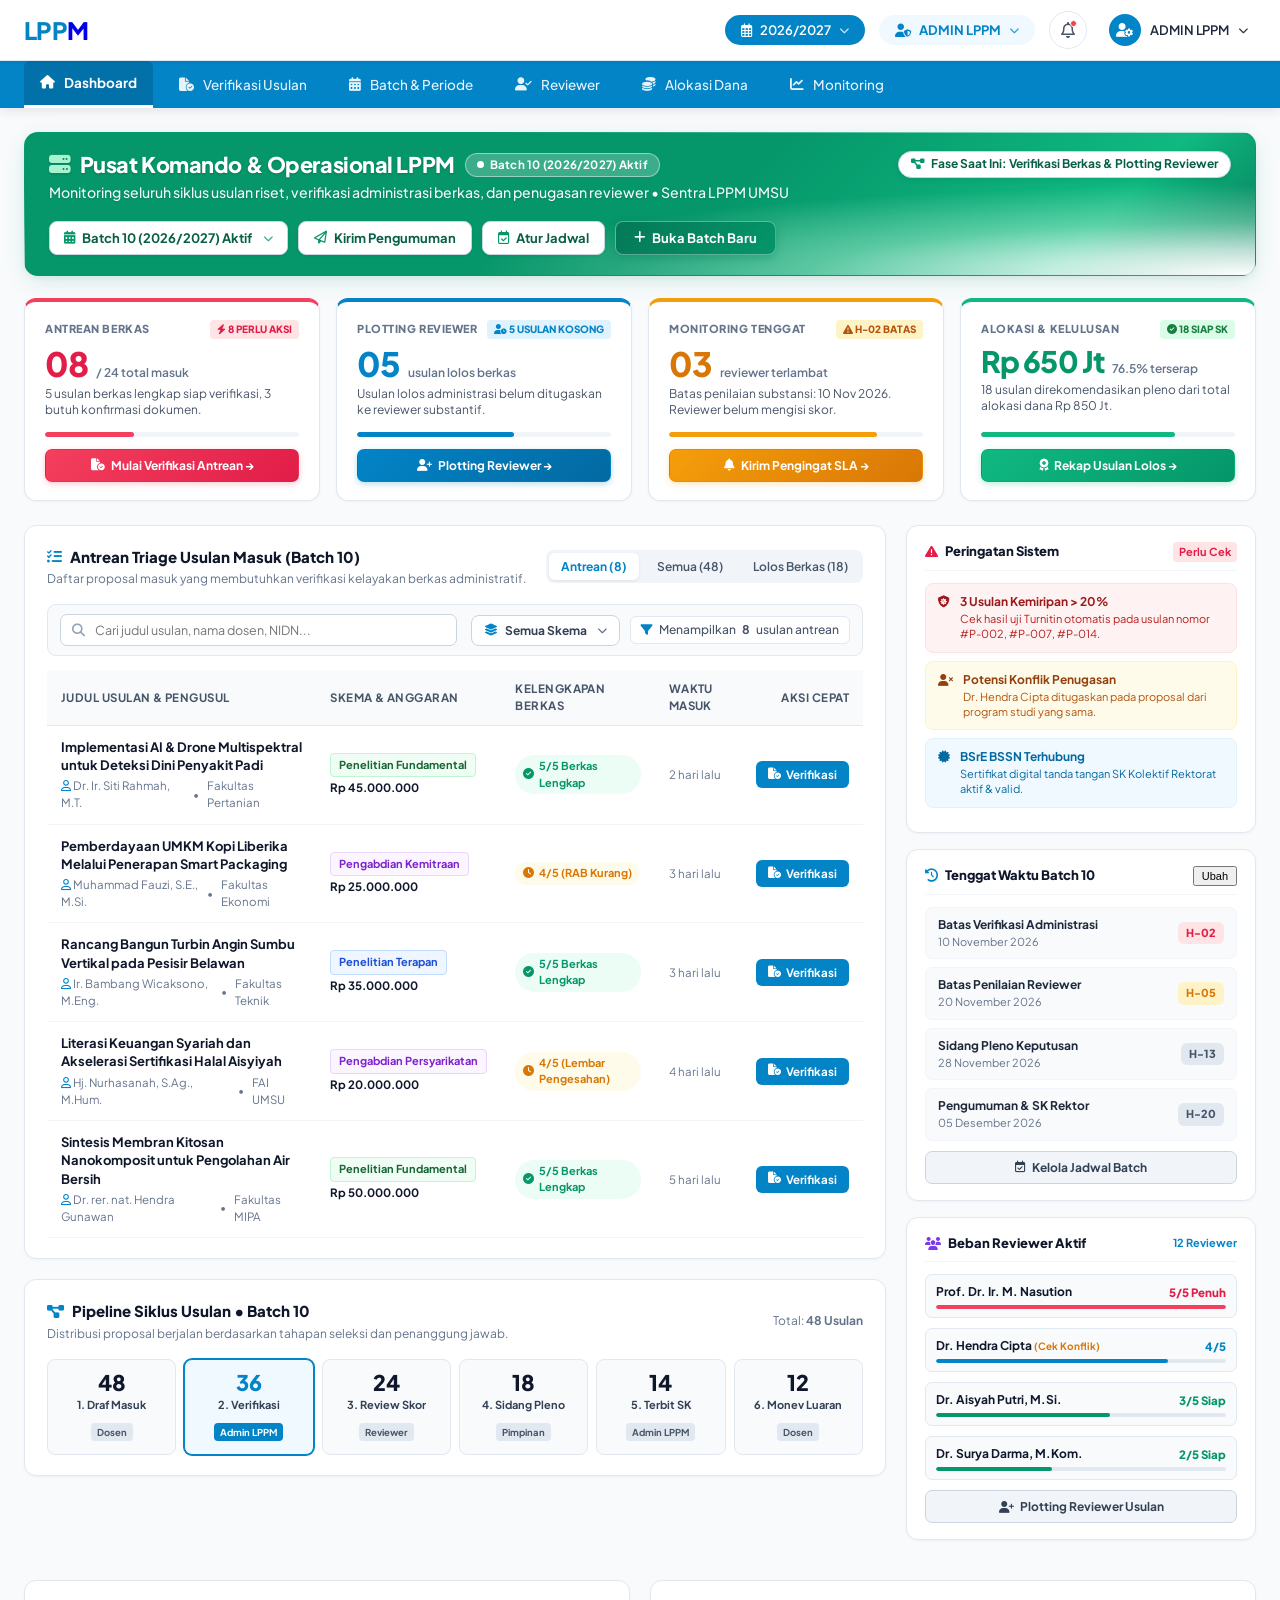
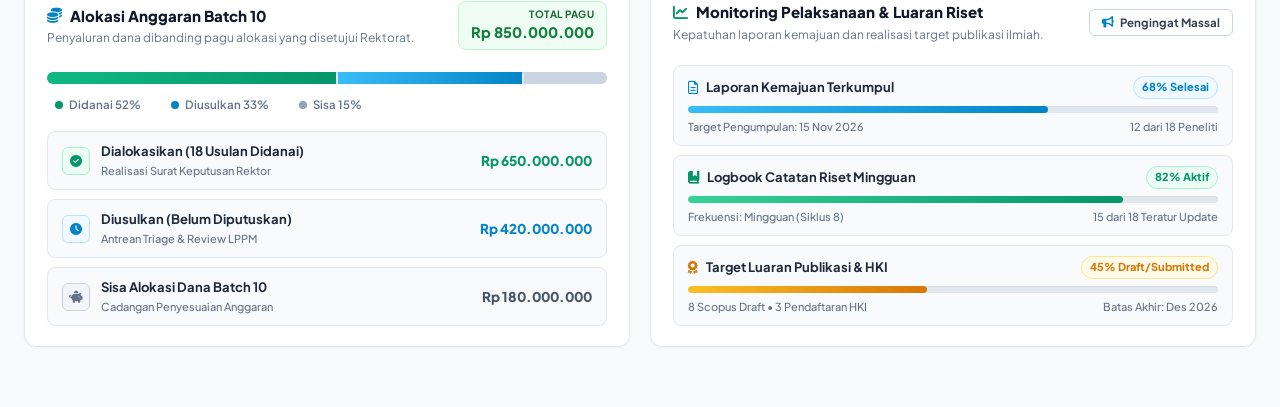
<file: admin-lppm.html>
<!DOCTYPE html>
<html lang="id">
<head>
  <meta charset="UTF-8">
  <meta name="viewport" content="width=device-width, initial-scale=1.0">
  <title>Pusat Komando Admin LPPM - LPPM UMSU &amp; RisetMu</title>
  <meta name="description" content="Sistem Informasi Manajemen dan Pengendalian Usulan Riset & Pengabdian LPPM UMSU">

  <!-- Google Fonts: Plus Jakarta Sans -->
  <link rel="preconnect" href="https://fonts.googleapis.com">
  <link rel="preconnect" href="https://fonts.gstatic.com" crossorigin>
  <link href="https://fonts.googleapis.com/css2?family=Plus+Jakarta+Sans:wght@400;500;600;700;800&display=swap" rel="stylesheet">

  <!-- Font Awesome 6 Icons -->
  <link rel="stylesheet" href="https://cdnjs.cloudflare.com/ajax/libs/font-awesome/6.5.1/css/all.min.css">

  <!-- Base & Bespoke Admin Workspace Stylesheets -->
  <link rel="stylesheet" href="css/style.css?v=28">
  <link rel="stylesheet" href="css/admin-lppm.css?v=24">
  <link rel="icon" href="data:image/svg+xml,<svg xmlns=%22http://www.w3.org/2000/svg%22 viewBox=%220 0 100 100%22><text y=%22.9em%22 font-size=%2290%22>🏛️</text></svg>">
</head>
<body style="background-color: #f8fafc;">

  <!-- TOP HEADER / NAVBAR (STANDARD LPPM) -->
  <header class="top-header">
    <div class="header-container">
      <!-- Logo LPPM -->
      <a href="admin-lppm.html" class="brand-logo" id="brand-logo" title="LPPM Home">
        <div class="brand-name">
          <span class="logo-riset">L<span class="logo-bulb-i">P</span>P</span><span class="logo-mu">M</span>
        </div>
      </a>

      <!-- Right Action Items -->
      <div class="header-actions">
        <!-- Academic Year Dropdown -->
        <div class="dropdown-wrapper">
          <button class="pill-btn nav-dropdown-btn" id="yearDropdownBtn" aria-expanded="false" title="Pilih Periode">
            <i class="fa-regular fa-calendar-days"></i>
            <span id="selectedYear">2026/2027</span>
            <i class="fa-solid fa-chevron-down arrow-icon"></i>
          </button>
          <div class="dropdown-menu" id="yearDropdownMenu">
            <div class="dropdown-item active" data-year="2026/2027"><i class="fa-solid fa-check"></i> 2026/2027 (Aktif)</div>
            <div class="dropdown-item" data-year="2025/2026">2025/2026</div>
            <div class="dropdown-item" data-year="2024/2025">2024/2025</div>
          </div>
        </div>

        <!-- Role Dropdown with Active ADMIN LPPM Role -->
        <div class="dropdown-wrapper">
          <button class="pill-btn nav-dropdown-btn" id="roleDropdownBtn" aria-expanded="false" title="Ganti Peran" style="border-color: #bae6fd; color: #0284c7; background: #f0f9ff; font-weight: 700;">
            <i class="fa-solid fa-user-shield"></i>
            <span id="selectedRole">ADMIN LPPM</span>
            <i class="fa-solid fa-chevron-down arrow-icon"></i>
          </button>
          <div class="dropdown-menu" id="roleDropdownMenu">
            <div class="dropdown-item" data-role="DOSEN">DOSEN</div>
            <div class="dropdown-item" data-role="REVIEWER">REVIEWER</div>
            <div class="dropdown-item" data-role="PIMPINAN">PIMPINAN</div>
            <div class="dropdown-item active" data-role="ADMIN LPPM"><i class="fa-solid fa-check"></i> ADMIN LPPM</div>
          </div>
        </div>

        <!-- Notification Bell -->
        <div class="dropdown-wrapper">
          <button class="icon-btn notif-btn" id="notifBtn" title="Notifikasi Admin">
            <i class="fa-regular fa-bell"></i>
            <span class="notif-badge-dot"></span>
          </button>
          <div class="dropdown-menu notif-menu" id="notifMenu">
            <div class="notif-header">
              <span>Pemberitahuan Admin</span>
              <span class="notif-tag">3 Baru</span>
            </div>
            <div class="notif-list">
              <div class="notif-item unread">
                <div class="notif-icon bg-blue"><i class="fa-solid fa-file-circle-check"></i></div>
                <div class="notif-text">
                  <strong>8 Usulan Masuk Menunggu Verifikasi</strong>
                  <p>Usulan baru pada skema Penelitian Fundamental perlu verifikasi berkas.</p>
                  <small>15 menit lalu</small>
                </div>
              </div>
              <div class="notif-item unread">
                <div class="notif-icon" style="background: #fffbeb; color: #b45309;"><i class="fa-solid fa-triangle-exclamation"></i></div>
                <div class="notif-text">
                  <strong>Potensi Konflik Kepentingan Reviewer</strong>
                  <p>Dr. Hendra Cipta memiliki usulan dari prodi yang sama.</p>
                  <small>1 jam lalu</small>
                </div>
              </div>
              <div class="notif-item">
                <div class="notif-icon" style="background: #ecfdf5; color: #059669;"><i class="fa-solid fa-envelope-circle-check"></i></div>
                <div class="notif-text">
                  <strong>Pengumuman Terkirim</strong>
                  <p>Pengumuman batch 10 telah diterima 148 dosen.</p>
                  <small>Kemarin</small>
                </div>
              </div>
            </div>
          </div>
        </div>

        <!-- User Profile Pill -->
        <div class="dropdown-wrapper">
          <button class="user-profile-btn" id="userProfileBtn" aria-expanded="false">
            <div class="user-avatar-circle" style="background: #0284c7; color: #ffffff;">
              <i class="fa-solid fa-user-gear"></i>
            </div>
            <span class="user-name">ADMIN LPPM</span>
            <i class="fa-solid fa-chevron-down arrow-icon"></i>
          </button>
          <div class="dropdown-menu user-menu" id="userMenu">
            <div class="user-menu-header">
              <strong>Yoshida Sary, M.Kom.</strong>
              <small>Administrator Utama LPPM UMSU</small>
            </div>
            <div class="dropdown-divider"></div>
            <a href="index.html" class="dropdown-item"><i class="fa-solid fa-house"></i> Mode Dosen</a>
            <a href="reviewer.html" class="dropdown-item"><i class="fa-solid fa-scale-balanced"></i> Mode Reviewer</a>
            <div class="dropdown-divider"></div>
            <a href="index.html" class="dropdown-item text-danger"><i class="fa-solid fa-arrow-right-from-bracket"></i> Keluar</a>
          </div>
        </div>
      </div>
    </div>
  </header>

  <!-- SUB NAVIGATION MENU ADMIN (MATCHES LPPM SYSTEM) -->
  <nav class="sub-nav">
    <div class="sub-nav-container">
      <ul class="nav-links" style="margin-left: 0;">
        <li class="nav-item active">
          <a href="admin-lppm.html" class="nav-link">
            <i class="fa-solid fa-house"></i>
            <span>Dashboard</span>
          </a>
        </li>
        <li class="nav-item">
          <a href="#antreanVerifikasiSection" class="nav-link" onclick="showToast('Menuju antrean verifikasi usulan...', 'info')">
            <i class="fa-solid fa-file-circle-check"></i>
            <span>Verifikasi Usulan</span>
          </a>
        </li>
        <li class="nav-item">
          <a href="javascript:void(0)" onclick="openScheduleModal()" class="nav-link">
            <i class="fa-solid fa-calendar-days"></i>
            <span>Batch &amp; Periode</span>
          </a>
        </li>
        <li class="nav-item">
          <a href="#bebanReviewerSection" class="nav-link" onclick="openAssignReviewerModal()">
            <i class="fa-solid fa-user-check"></i>
            <span>Reviewer</span>
          </a>
        </li>
        <li class="nav-item">
          <a href="#anggaranSection" class="nav-link" onclick="showToast('Membuka alokasi dana', 'info')">
            <i class="fa-solid fa-coins"></i>
            <span>Alokasi Dana</span>
          </a>
        </li>
        <li class="nav-item">
          <a href="#pelaksanaanSection" class="nav-link" onclick="showToast('Membuka monitoring &amp; evaluasi', 'info')">
            <i class="fa-solid fa-chart-line"></i>
            <span>Monitoring</span>
          </a>
        </li>
      </ul>
    </div>
  </nav>

  <!-- MAIN WORKSPACE -->
  <main class="admin-workspace-container">

    <!-- EXECUTIVE COMMAND CARD (Pine Green Modern Horizontal Gradient) -->
    <section class="admin-executive-card">
      <div class="admin-exec-top-bar">
        <div class="admin-exec-left">
          <div class="admin-exec-title-row">
            <h1 class="admin-exec-heading">
              <i class="fa-solid fa-server"></i>
              Pusat Komando &amp; Operasional LPPM
            </h1>
            <span class="admin-center-live-badge">
              <span class="live-beacon-dot"></span> Batch 10 (2026/2027) Aktif
            </span>
          </div>
          <p class="admin-exec-subtitle">
            Monitoring seluruh siklus usulan riset, verifikasi administrasi berkas, dan penugasan reviewer &bull; Sentra LPPM UMSU
          </p>
        </div>
        <div class="admin-exec-right">
          <span class="admin-center-phase-pill">
            <i class="fa-solid fa-diagram-project"></i>
            <span>Fase Saat Ini: <strong>Verifikasi Berkas &amp; Plotting Reviewer</strong></span>
          </span>
        </div>
      </div>

      <!-- Controls Row: Rata Kiri (Pine Green Action Controls) -->
      <div class="admin-exec-actions-row">
        <!-- Batch Selector Dropdown -->
        <div class="dropdown-wrapper">
          <button type="button" class="btn-control-pill outline" id="batchSelectBtn" aria-expanded="false" style="padding: 8px 14px; font-size: 13px;">
            <i class="fa-solid fa-calendar-days"></i>
            <span id="selectedBatchLabel">Batch 10 (2026/2027) Aktif</span>
            <i class="fa-solid fa-chevron-down" style="font-size: 10px; margin-left: 4px; opacity: 0.8;"></i>
          </button>
          <div class="dropdown-menu" id="batchSelectMenu">
            <div class="dropdown-item active" data-batch="Batch 10 (2026/2027)"><i class="fa-solid fa-check"></i> Batch 10 (2026/2027) - Aktif</div>
            <div class="dropdown-item" data-batch="Batch 9 (2025/2026)">Batch 9 (2025/2026)</div>
            <div class="dropdown-item" data-batch="Batch 8 (2024/2025)">Batch 8 (2024/2025)</div>
          </div>
        </div>

        <!-- Action Buttons -->
        <button type="button" class="btn-control-pill outline" onclick="openAnnouncementModal()" style="padding: 8px 15px; font-size: 13px;">
          <i class="fa-regular fa-paper-plane"></i>
          <span>Kirim Pengumuman</span>
        </button>

        <button type="button" class="btn-control-pill outline" onclick="openScheduleModal()" style="padding: 8px 15px; font-size: 13px;">
          <i class="fa-regular fa-calendar-check"></i>
          <span>Atur Jadwal</span>
        </button>

        <button type="button" class="btn-control-pill primary" onclick="openNewBatchModal()" style="padding: 8px 18px; font-size: 13px;">
          <i class="fa-solid fa-plus"></i>
          <span>Buka Batch Baru</span>
        </button>
      </div>
    </section>

    <!-- 2. COCKPIT 4 OPERATIONAL LIVE HUBS -->
    <section class="cockpit-grid">
      <!-- Hub 1: Verifikasi Berkas (Priority Coral) -->
      <div class="cockpit-card coral">
        <div>
          <div class="cockpit-top-row">
            <span class="cockpit-hub-label">Antrean Berkas</span>
            <span class="cockpit-tag coral"><i class="fa-solid fa-bolt"></i> 8 Perlu Aksi</span>
          </div>
          <div class="cockpit-number-row">
            <span class="cockpit-num" style="color: #e11d48;">08</span>
            <span class="cockpit-sub-unit">/ 24 total masuk</span>
          </div>
          <p class="cockpit-desc">5 usulan berkas lengkap siap verifikasi, 3 butuh konfirmasi dokumen.</p>
        </div>
        <div>
          <div class="cockpit-progress-track">
            <div class="cockpit-progress-fill coral" style="width: 35%;"></div>
          </div>
          <button type="button" class="btn-cockpit-action coral" onclick="openVerifModal(1)">
            <i class="fa-solid fa-file-circle-check"></i>
            <span>Mulai Verifikasi Antrean &rarr;</span>
          </button>
        </div>
      </div>

      <!-- Hub 2: Plot Reviewer (Cobalt Cyan) -->
      <div class="cockpit-card cyan">
        <div>
          <div class="cockpit-top-row">
            <span class="cockpit-hub-label">Plotting Reviewer</span>
            <span class="cockpit-tag cyan"><i class="fa-solid fa-user-clock"></i> 5 Usulan Kosong</span>
          </div>
          <div class="cockpit-number-row">
            <span class="cockpit-num" style="color: #0284c7;">05</span>
            <span class="cockpit-sub-unit">usulan lolos berkas</span>
          </div>
          <p class="cockpit-desc">Usulan lolos administrasi belum ditugaskan ke reviewer substantif.</p>
        </div>
        <div>
          <div class="cockpit-progress-track">
            <div class="cockpit-progress-fill cyan" style="width: 62%;"></div>
          </div>
          <button type="button" class="btn-cockpit-action cyan" onclick="openAssignReviewerModal()">
            <i class="fa-solid fa-user-plus"></i>
            <span>Plotting Reviewer &rarr;</span>
          </button>
        </div>
      </div>

      <!-- Hub 3: Monitoring SLA & Batas Waktu (Amber Gold) -->
      <div class="cockpit-card amber">
        <div>
          <div class="cockpit-top-row">
            <span class="cockpit-hub-label">Monitoring Tenggat</span>
            <span class="cockpit-tag amber"><i class="fa-solid fa-triangle-exclamation"></i> H-02 Batas</span>
          </div>
          <div class="cockpit-number-row">
            <span class="cockpit-num" style="color: #d97706;">03</span>
            <span class="cockpit-sub-unit">reviewer terlambat</span>
          </div>
          <p class="cockpit-desc">Batas penilaian substansi: 10 Nov 2026. Reviewer belum mengisi skor.</p>
        </div>
        <div>
          <div class="cockpit-progress-track">
            <div class="cockpit-progress-fill amber" style="width: 82%;"></div>
          </div>
          <button type="button" class="btn-cockpit-action amber" onclick="showToast('Blast pengingat WhatsApp & Email telah dikirim ke 3 reviewer!', 'success')">
            <i class="fa-solid fa-bell"></i>
            <span>Kirim Pengingat SLA &rarr;</span>
          </button>
        </div>
      </div>

      <!-- Hub 4: Penetapan Dana & Pleno (Emerald Green) -->
      <div class="cockpit-card green">
        <div>
          <div class="cockpit-top-row">
            <span class="cockpit-hub-label">Alokasi &amp; Kelulusan</span>
            <span class="cockpit-tag green"><i class="fa-solid fa-circle-check"></i> 18 Siap SK</span>
          </div>
          <div class="cockpit-number-row">
            <span class="cockpit-num" style="color: #059669; font-size: 1.85rem;">Rp 650 Jt</span>
            <span class="cockpit-sub-unit">76.5% terserap</span>
          </div>
          <p class="cockpit-desc">18 usulan direkomendasikan pleno dari total alokasi dana Rp 850 Jt.</p>
        </div>
        <div>
          <div class="cockpit-progress-track">
            <div class="cockpit-progress-fill green" style="width: 76.5%;"></div>
          </div>
          <button type="button" class="btn-cockpit-action green" onclick="showToast('Membuka rekapitulasi usulan lolos pendanaan pleno...', 'info')">
            <i class="fa-solid fa-award"></i>
            <span>Rekap Usulan Lolos &rarr;</span>
          </button>
        </div>
      </div>
    </section>

    <!-- 3. MAIN WORKSPACE GRID (70% LEFT OPERATIONS / 30% RIGHT INTELLIGENCE) -->
    <div class="workspace-split-grid">

      <!-- LEFT DECK -->
      <section class="left-ops-deck">

        <!-- PANEL 1: LIVE PROPOSAL TRIAGE QUEUE -->
        <div class="ops-panel" id="antreanVerifikasiSection">
          <div class="ops-panel-header">
            <div class="ops-panel-title-group">
              <h3>
                <i class="fa-solid fa-list-check" style="color: #0284c7;"></i>
                Antrean Triage Usulan Masuk (Batch 10)
              </h3>
              <p>Daftar proposal masuk yang membutuhkan verifikasi kelayakan berkas administratif.</p>
            </div>

            <!-- Operational Sub-tabs -->
            <div class="ops-tab-nav">
              <button type="button" class="ops-tab-btn active" onclick="showToast('Menampilkan antrean berkas', 'info')">Antrean (8)</button>
              <button type="button" class="ops-tab-btn" onclick="showToast('Menampilkan seluruh usulan', 'info')">Semua (48)</button>
              <button type="button" class="ops-tab-btn" onclick="showToast('Menampilkan usulan lolos berkas', 'info')">Lolos Berkas (18)</button>
            </div>
          </div>

          <!-- Triage Search & Filter Toolbar (Tepat Dibawah Antrean Triage Usulan Masuk) -->
          <div class="triage-search-toolbar">
            <div class="triage-search-wrap">
              <i class="fa-solid fa-magnifying-glass"></i>
              <input type="text" class="triage-search-input" id="triageTableSearchInput" placeholder="Cari judul usulan, nama dosen, NIDN..." onkeyup="filterTriageTable(this.value)">
            </div>
            <div class="triage-toolbar-meta">
              <div class="dropdown-wrapper">
                <button type="button" class="btn-control-pill outline" id="triageSchemeFilterBtn" onclick="toggleTriageSchemeFilter()" style="padding: 7px 12px; font-size: 12px; background: #ffffff;">
                  <i class="fa-solid fa-layer-group" style="color: #0284c7;"></i>
                  <span id="selectedSchemeLabel">Semua Skema</span>
                  <i class="fa-solid fa-chevron-down" style="font-size: 10px; color: #64748b; margin-left: 3px;"></i>
                </button>
                <div class="dropdown-menu" id="triageSchemeMenu">
                  <div class="dropdown-item active" onclick="filterByScheme('all')">Semua Skema</div>
                  <div class="dropdown-item" onclick="filterByScheme('Penelitian Fundamental')">Penelitian Fundamental</div>
                  <div class="dropdown-item" onclick="filterByScheme('Penelitian Terapan')">Penelitian Terapan</div>
                  <div class="dropdown-item" onclick="filterByScheme('Pengabdian Kemitraan')">Pengabdian Kemitraan</div>
                  <div class="dropdown-item" onclick="filterByScheme('Pengabdian Desa Binaan')">Pengabdian Desa Binaan</div>
                </div>
              </div>
              <span class="triage-count-badge" id="triageCountBadge"><i class="fa-solid fa-filter" style="color: #0284c7;"></i> Menampilkan <strong>8</strong> usulan antrean</span>
            </div>
          </div>

          <!-- Interactive Table -->
          <div class="ops-table-wrap">
            <table class="ops-table">
              <thead>
                <tr>
                  <th>Judul Usulan &amp; Pengusul</th>
                  <th>Skema &amp; Anggaran</th>
                  <th>Kelengkapan Berkas</th>
                  <th>Waktu Masuk</th>
                  <th style="text-align: right;">Aksi Cepat</th>
                </tr>
              </thead>
              <tbody>
                <!-- Row 1 -->
                <tr>
                  <td>
                    <div class="table-prop-title">Implementasi AI &amp; Drone Multispektral untuk Deteksi Dini Penyakit Padi</div>
                    <div class="table-prop-meta">
                      <span><i class="fa-regular fa-user" style="color: #0284c7;"></i> Dr. Ir. Siti Rahmah, M.T.</span>
                      <span>&bull;</span>
                      <span>Fakultas Pertanian</span>
                    </div>
                  </td>
                  <td>
                    <span class="scheme-chip fundamental">Penelitian Fundamental</span>
                    <div style="font-size: 11.5px; font-weight: 700; color: #0f172a; margin-top: 2px;">Rp 45.000.000</div>
                  </td>
                  <td>
                    <span class="doc-status-pill complete">
                      <i class="fa-solid fa-circle-check"></i> 5/5 Berkas Lengkap
                    </span>
                  </td>
                  <td style="color: #64748b; font-size: 11.5px;">2 hari lalu</td>
                  <td style="text-align: right;">
                    <button type="button" class="btn-table-action-sm" onclick="openVerifModal(1)">
                      <i class="fa-solid fa-file-circle-check"></i> Verifikasi
                    </button>
                  </td>
                </tr>

                <!-- Row 2 -->
                <tr>
                  <td>
                    <div class="table-prop-title">Pemberdayaan UMKM Kopi Liberika Melalui Penerapan Smart Packaging</div>
                    <div class="table-prop-meta">
                      <span><i class="fa-regular fa-user" style="color: #0284c7;"></i> Muhammad Fauzi, S.E., M.Si.</span>
                      <span>&bull;</span>
                      <span>Fakultas Ekonomi</span>
                    </div>
                  </td>
                  <td>
                    <span class="scheme-chip pengabdian">Pengabdian Kemitraan</span>
                    <div style="font-size: 11.5px; font-weight: 700; color: #0f172a; margin-top: 2px;">Rp 25.000.000</div>
                  </td>
                  <td>
                    <span class="doc-status-pill pending">
                      <i class="fa-solid fa-clock"></i> 4/5 (RAB Kurang)
                    </span>
                  </td>
                  <td style="color: #64748b; font-size: 11.5px;">3 hari lalu</td>
                  <td style="text-align: right;">
                    <button type="button" class="btn-table-action-sm" onclick="openVerifModal(2)">
                      <i class="fa-solid fa-file-circle-check"></i> Verifikasi
                    </button>
                  </td>
                </tr>

                <!-- Row 3 -->
                <tr>
                  <td>
                    <div class="table-prop-title">Rancang Bangun Turbin Angin Sumbu Vertikal pada Pesisir Belawan</div>
                    <div class="table-prop-meta">
                      <span><i class="fa-regular fa-user" style="color: #0284c7;"></i> Ir. Bambang Wicaksono, M.Eng.</span>
                      <span>&bull;</span>
                      <span>Fakultas Teknik</span>
                    </div>
                  </td>
                  <td>
                    <span class="scheme-chip terapan">Penelitian Terapan</span>
                    <div style="font-size: 11.5px; font-weight: 700; color: #0f172a; margin-top: 2px;">Rp 35.000.000</div>
                  </td>
                  <td>
                    <span class="doc-status-pill complete">
                      <i class="fa-solid fa-circle-check"></i> 5/5 Berkas Lengkap
                    </span>
                  </td>
                  <td style="color: #64748b; font-size: 11.5px;">3 hari lalu</td>
                  <td style="text-align: right;">
                    <button type="button" class="btn-table-action-sm" onclick="openVerifModal(3)">
                      <i class="fa-solid fa-file-circle-check"></i> Verifikasi
                    </button>
                  </td>
                </tr>

                <!-- Row 4 -->
                <tr>
                  <td>
                    <div class="table-prop-title">Literasi Keuangan Syariah dan Akselerasi Sertifikasi Halal Aisyiyah</div>
                    <div class="table-prop-meta">
                      <span><i class="fa-regular fa-user" style="color: #0284c7;"></i> Hj. Nurhasanah, S.Ag., M.Hum.</span>
                      <span>&bull;</span>
                      <span>FAI UMSU</span>
                    </div>
                  </td>
                  <td>
                    <span class="scheme-chip pengabdian">Pengabdian Persyarikatan</span>
                    <div style="font-size: 11.5px; font-weight: 700; color: #0f172a; margin-top: 2px;">Rp 20.000.000</div>
                  </td>
                  <td>
                    <span class="doc-status-pill pending">
                      <i class="fa-solid fa-clock"></i> 4/5 (Lembar Pengesahan)
                    </span>
                  </td>
                  <td style="color: #64748b; font-size: 11.5px;">4 hari lalu</td>
                  <td style="text-align: right;">
                    <button type="button" class="btn-table-action-sm" onclick="openVerifModal(4)">
                      <i class="fa-solid fa-file-circle-check"></i> Verifikasi
                    </button>
                  </td>
                </tr>

                <!-- Row 5 -->
                <tr>
                  <td>
                    <div class="table-prop-title">Sintesis Membran Kitosan Nanokomposit untuk Pengolahan Air Bersih</div>
                    <div class="table-prop-meta">
                      <span><i class="fa-regular fa-user" style="color: #0284c7;"></i> Dr. rer. nat. Hendra Gunawan</span>
                      <span>&bull;</span>
                      <span>Fakultas MIPA</span>
                    </div>
                  </td>
                  <td>
                    <span class="scheme-chip fundamental">Penelitian Fundamental</span>
                    <div style="font-size: 11.5px; font-weight: 700; color: #0f172a; margin-top: 2px;">Rp 50.000.000</div>
                  </td>
                  <td>
                    <span class="doc-status-pill complete">
                      <i class="fa-solid fa-circle-check"></i> 5/5 Berkas Lengkap
                    </span>
                  </td>
                  <td style="color: #64748b; font-size: 11.5px;">5 hari lalu</td>
                  <td style="text-align: right;">
                    <button type="button" class="btn-table-action-sm" onclick="openVerifModal(5)">
                      <i class="fa-solid fa-file-circle-check"></i> Verifikasi
                    </button>
                  </td>
                </tr>
              </tbody>
            </table>
          </div>
        </div>

        <!-- PANEL 2: PIPELINE WORKFLOW SIKLUS USULAN BATCH 10 -->
        <div class="ops-panel">
          <div class="ops-panel-header">
            <div class="ops-panel-title-group">
              <h3>
                <i class="fa-solid fa-diagram-project" style="color: #0284c7;"></i>
                Pipeline Siklus Usulan &bull; Batch 10
              </h3>
              <p>Distribusi proposal berjalan berdasarkan tahapan seleksi dan penanggung jawab.</p>
            </div>
            <div style="font-size: 12px; color: #64748b;">
              Total: <strong>48 Usulan</strong>
            </div>
          </div>

          <!-- Horizontal Stepper Funnel -->
          <div class="workflow-stepper">
            <div class="workflow-step-card" onclick="showStageDetail('Draf diajukan', 48, 'Dosen')">
              <div class="step-num-bubble">48</div>
              <span class="step-label-text">1. Draf Masuk</span>
              <span class="step-role-tag">Dosen</span>
            </div>

            <div class="workflow-step-card active" onclick="showStageDetail('Verifikasi Berkas', 36, 'Admin LPPM')">
              <div class="step-num-bubble" style="color: #0284c7;">36</div>
              <span class="step-label-text">2. Verifikasi</span>
              <span class="step-role-tag" style="background: #0284c7; color: #ffffff;">Admin LPPM</span>
            </div>

            <div class="workflow-step-card" onclick="showStageDetail('Review Substantif', 24, 'Reviewer')">
              <div class="step-num-bubble">24</div>
              <span class="step-label-text">3. Review Skor</span>
              <span class="step-role-tag">Reviewer</span>
            </div>

            <div class="workflow-step-card" onclick="showStageDetail('Keputusan Pleno', 18, 'Pimpinan')">
              <div class="step-num-bubble">18</div>
              <span class="step-label-text">4. Sidang Pleno</span>
              <span class="step-role-tag">Pimpinan</span>
            </div>

            <div class="workflow-step-card" onclick="showStageDetail('Didanai (SK)', 14, 'Admin LPPM')">
              <div class="step-num-bubble">14</div>
              <span class="step-label-text">5. Terbit SK</span>
              <span class="step-role-tag">Admin LPPM</span>
            </div>

            <div class="workflow-step-card" onclick="showStageDetail('Laporan & Luaran', 12, 'Dosen')">
              <div class="step-num-bubble">12</div>
              <span class="step-label-text">6. Monev Luaran</span>
              <span class="step-role-tag">Dosen</span>
            </div>
          </div>
        </div>

      </section>

      <!-- RIGHT SIDEBAR INTELLIGENCE & WIDGETS -->
      <aside class="right-ops-sidebar">

        <!-- WIDGET 1: DETEKSI & PERINGATAN SISTEM -->
        <div class="sidebar-box">
          <div class="sidebar-box-header">
            <span class="sidebar-box-title">
              <i class="fa-solid fa-triangle-exclamation" style="color: #e11d48;"></i>
              Peringatan Sistem
            </span>
            <span style="font-size: 11px; font-weight: 700; color: #e11d48; background: #ffe4e6; padding: 2px 6px; border-radius: 4px;">Perlu Cek</span>
          </div>

          <div class="system-alert-item danger">
            <i class="fa-solid fa-shield-virus" style="margin-top: 2px;"></i>
            <div>
              <strong>3 Usulan Kemiripan &gt; 20%</strong>
              <div style="font-size: 11px; color: #b91c1c;">Cek hasil uji Turnitin otomatis pada usulan nomor #P-002, #P-007, #P-014.</div>
            </div>
          </div>

          <div class="system-alert-item warning">
            <i class="fa-solid fa-user-xmark" style="margin-top: 2px;"></i>
            <div>
              <strong>Potensi Konflik Penugasan</strong>
              <div style="font-size: 11px; color: #b45309;">Dr. Hendra Cipta ditugaskan pada proposal dari program studi yang sama.</div>
            </div>
          </div>

          <div class="system-alert-item info">
            <i class="fa-solid fa-certificate" style="margin-top: 2px;"></i>
            <div>
              <strong>BSrE BSSN Terhubung</strong>
              <div style="font-size: 11px; color: #0369a1;">Sertifikat digital tanda tangan SK Kolektif Rektorat aktif &amp; valid.</div>
            </div>
          </div>
        </div>

        <!-- WIDGET 2: TENGGAT WAKTU KRITIS -->
        <div class="sidebar-box">
          <div class="sidebar-box-header">
            <span class="sidebar-box-title">
              <i class="fa-solid fa-clock-rotate-left" style="color: #0284c7;"></i>
              Tenggat Waktu Batch 10
            </span>
            <button type="button" class="btn-batch-select" style="padding: 2px 7px; font-size: 11px;" onclick="openScheduleModal()">Ubah</button>
          </div>

          <div class="deadline-countdown-list">
            <div class="deadline-countdown-card">
              <div class="deadline-info-group">
                <span class="deadline-title-text">Batas Verifikasi Administrasi</span>
                <span class="deadline-date-text">10 November 2026</span>
              </div>
              <span class="countdown-badge-pill urgent">H-02</span>
            </div>

            <div class="deadline-countdown-card">
              <div class="deadline-info-group">
                <span class="deadline-title-text">Batas Penilaian Reviewer</span>
                <span class="deadline-date-text">20 November 2026</span>
              </div>
              <span class="countdown-badge-pill warning">H-05</span>
            </div>

            <div class="deadline-countdown-card">
              <div class="deadline-info-group">
                <span class="deadline-title-text">Sidang Pleno Keputusan</span>
                <span class="deadline-date-text">28 November 2026</span>
              </div>
              <span class="countdown-badge-pill normal">H-13</span>
            </div>

            <div class="deadline-countdown-card">
              <div class="deadline-info-group">
                <span class="deadline-title-text">Pengumuman &amp; SK Rektor</span>
                <span class="deadline-date-text">05 Desember 2026</span>
              </div>
              <span class="countdown-badge-pill normal">H-20</span>
            </div>
          </div>

          <button type="button" class="btn-sidebar-full" onclick="openScheduleModal()">
            <i class="fa-regular fa-calendar-check"></i>
            <span>Kelola Jadwal Batch</span>
          </button>
        </div>

        <!-- WIDGET 3: BEBAN & KUOTA REVIEWER -->
        <div class="sidebar-box" id="bebanReviewerSection">
          <div class="sidebar-box-header">
            <span class="sidebar-box-title">
              <i class="fa-solid fa-users" style="color: #7c3aed;"></i>
              Beban Reviewer Aktif
            </span>
            <span style="font-size: 11px; font-weight: 700; color: #0284c7;">12 Reviewer</span>
          </div>

          <div class="reviewer-roster-list">
            <div class="reviewer-roster-item">
              <div class="reviewer-roster-top">
                <span class="reviewer-roster-name">Prof. Dr. Ir. M. Nasution</span>
                <span class="reviewer-roster-quota" style="color: #e11d48;">5/5 Penuh</span>
              </div>
              <div class="reviewer-roster-bar"><div class="reviewer-roster-fill full" style="width: 100%;"></div></div>
            </div>

            <div class="reviewer-roster-item">
              <div class="reviewer-roster-top">
                <span class="reviewer-roster-name">Dr. Hendra Cipta <small style="color: #d97706;">(Cek Konflik)</small></span>
                <span class="reviewer-roster-quota">4/5</span>
              </div>
              <div class="reviewer-roster-bar"><div class="reviewer-roster-fill" style="width: 80%;"></div></div>
            </div>

            <div class="reviewer-roster-item">
              <div class="reviewer-roster-top">
                <span class="reviewer-roster-name">Dr. Aisyah Putri, M.Si.</span>
                <span class="reviewer-roster-quota" style="color: #059669;">3/5 Siap</span>
              </div>
              <div class="reviewer-roster-bar"><div class="reviewer-roster-fill" style="width: 60%; background: #059669;"></div></div>
            </div>

            <div class="reviewer-roster-item">
              <div class="reviewer-roster-top">
                <span class="reviewer-roster-name">Dr. Surya Darma, M.Kom.</span>
                <span class="reviewer-roster-quota" style="color: #059669;">2/5 Siap</span>
              </div>
              <div class="reviewer-roster-bar"><div class="reviewer-roster-fill" style="width: 40%; background: #059669;"></div></div>
            </div>
          </div>

          <button type="button" class="btn-sidebar-full" onclick="openAssignReviewerModal()">
            <i class="fa-solid fa-user-plus"></i>
            <span>Plotting Reviewer Usulan</span>
          </button>
        </div>

      </aside>

    </div>

    <!-- 4. BOTTOM ANALYTICS GRID (ALOKASI DANA & MONEV LUARAN) -->
    <section class="bottom-analytics-grid">
      <!-- Card Left: Alokasi Anggaran Batch 10 -->
      <div class="ops-panel budget-analytics-panel" id="anggaranSection" style="margin-bottom: 0;">
        <div class="ops-panel-header">
          <div class="ops-panel-title-group">
            <h3>
              <i class="fa-solid fa-coins" style="color: #0284c7;"></i>
              Alokasi Anggaran Batch 10
            </h3>
            <p>Penyaluran dana dibanding pagu alokasi yang disetujui Rektorat.</p>
          </div>
          <div class="pagu-header-badge">
            <span class="pagu-badge-label">Total Pagu</span>
            <span class="pagu-badge-val">Rp 850.000.000</span>
          </div>
        </div>

        <div class="budget-bar-wrapper">
          <div class="budget-segmented-bar" title="52% Didanai, 33% Diusulkan, 15% Sisa">
            <div class="seg-allocated" style="width: 52%;" title="Dialokasikan: Rp 650.000.000 (52%)"></div>
            <div class="seg-proposed" style="width: 33%;" title="Diusulkan: Rp 420.000.000 (33%)"></div>
            <div class="seg-remaining" style="width: 15%;" title="Sisa Pagu: Rp 180.000.000 (15%)"></div>
          </div>
          <div class="budget-legend-pills">
            <span class="legend-pill allocated"><span class="dot"></span> Didanai 52%</span>
            <span class="legend-pill proposed"><span class="dot"></span> Diusulkan 33%</span>
            <span class="legend-pill remaining"><span class="dot"></span> Sisa 15%</span>
          </div>
        </div>

        <div class="budget-stats-list">
          <div class="budget-stat-item allocated">
            <div class="stat-item-left">
              <div class="stat-icon-dot allocated">
                <i class="fa-solid fa-circle-check"></i>
              </div>
              <div class="stat-text-group">
                <span class="budget-label allocated">Dialokasikan (18 Usulan Didanai)</span>
                <span class="budget-sub">Realisasi Surat Keputusan Rektor</span>
              </div>
            </div>
            <span class="budget-val allocated">Rp 650.000.000</span>
          </div>

          <div class="budget-stat-item proposed">
            <div class="stat-item-left">
              <div class="stat-icon-dot proposed">
                <i class="fa-solid fa-clock"></i>
              </div>
              <div class="stat-text-group">
                <span class="budget-label proposed">Diusulkan (Belum Diputuskan)</span>
                <span class="budget-sub">Antrean Triage &amp; Review LPPM</span>
              </div>
            </div>
            <span class="budget-val proposed">Rp 420.000.000</span>
          </div>

          <div class="budget-stat-item remaining">
            <div class="stat-item-left">
              <div class="stat-icon-dot remaining">
                <i class="fa-solid fa-piggy-bank"></i>
              </div>
              <div class="stat-text-group">
                <span class="budget-label remaining">Sisa Alokasi Dana Batch 10</span>
                <span class="budget-sub">Cadangan Penyesuaian Anggaran</span>
              </div>
            </div>
            <span class="budget-val remaining">Rp 180.000.000</span>
          </div>
        </div>
      </div>

      <!-- Card Right: Monev & Luaran Penelitian -->
      <div class="ops-panel monev-analytics-panel" id="pelaksanaanSection" style="margin-bottom: 0;">
        <div class="ops-panel-header">
          <div class="ops-panel-title-group">
            <h3>
              <i class="fa-solid fa-chart-line" style="color: #059669;"></i>
              Monitoring Pelaksanaan &amp; Luaran Riset
            </h3>
            <p>Kepatuhan laporan kemajuan dan realisasi target publikasi ilmiah.</p>
          </div>
          <button type="button" class="btn-control-pill outline btn-reminder-pulse" onclick="showToast('Blast notifikasi pengingat massal telah dikirim ke seluruh peneliti!', 'success')">
            <i class="fa-solid fa-bullhorn" style="color: #0284c7;"></i>
            <span>Pengingat Massal</span>
          </button>
        </div>

        <div class="output-progress-list">
          <div class="output-progress-item">
            <div class="output-meta-row">
              <div class="output-title-wrap">
                <i class="fa-regular fa-file-lines" style="color: #0284c7;"></i>
                <span class="output-title">Laporan Kemajuan Terkumpul</span>
              </div>
              <span class="output-percent-badge blue">68% Selesai</span>
            </div>
            <div class="output-bar-track">
              <div class="output-bar-fill blue" style="width: 68%;"></div>
            </div>
            <div class="output-footer-meta">
              <span>Target Pengumpulan: 15 Nov 2026</span>
              <span>12 dari 18 Peneliti</span>
            </div>
          </div>

          <div class="output-progress-item">
            <div class="output-meta-row">
              <div class="output-title-wrap">
                <i class="fa-solid fa-book-bookmark" style="color: #059669;"></i>
                <span class="output-title">Logbook Catatan Riset Mingguan</span>
              </div>
              <span class="output-percent-badge emerald">82% Aktif</span>
            </div>
            <div class="output-bar-track">
              <div class="output-bar-fill emerald" style="width: 82%;"></div>
            </div>
            <div class="output-footer-meta">
              <span>Frekuensi: Mingguan (Siklus 8)</span>
              <span>15 dari 18 Teratur Update</span>
            </div>
          </div>

          <div class="output-progress-item">
            <div class="output-meta-row">
              <div class="output-title-wrap">
                <i class="fa-solid fa-award" style="color: #d97706;"></i>
                <span class="output-title">Target Luaran Publikasi &amp; HKI</span>
              </div>
              <span class="output-percent-badge amber">45% Draft/Submitted</span>
            </div>
            <div class="output-bar-track">
              <div class="output-bar-fill amber" style="width: 45%;"></div>
            </div>
            <div class="output-footer-meta">
              <span>8 Scopus Draft &bull; 3 Pendaftaran HKI</span>
              <span>Batas Akhir: Des 2026</span>
            </div>
          </div>
        </div>
      </div>
    </section>

  </main>

  <!-- MODAL 1: VERIFIKASI ADMINISTRASI USULAN -->
  <div id="verifModal" style="display: none; position: fixed; inset: 0; background: rgba(15, 23, 42, 0.65); z-index: 9999; align-items: center; justify-content: center; backdrop-filter: blur(4px);">
    <div style="background: #ffffff; border-radius: 12px; width: 100%; max-width: 620px; box-shadow: 0 20px 25px -5px rgba(0, 0, 0, 0.2); overflow: hidden; margin: 20px;">
      <div style="padding: 16px 20px; border-bottom: 1.5px solid #e2e8f0; display: flex; align-items: center; justify-content: space-between; background: #f8fafc;">
        <h3 style="margin: 0; font-size: 1.1rem; font-weight: 800; color: #0f172a; display: flex; align-items: center; gap: 8px;">
          <i class="fa-solid fa-list-check" style="color: #0284c7;"></i>
          Verifikasi Administrasi Berkas
        </h3>
        <button type="button" onclick="closeVerifModal()" style="background: transparent; border: none; font-size: 18px; color: #64748b; cursor: pointer;">&times;</button>
      </div>

      <div style="padding: 20px; max-height: 75vh; overflow-y: auto;">
        <div style="background: #f0f9ff; border: 1px solid #bae6fd; border-radius: 8px; padding: 12px 14px; margin-bottom: 16px;">
          <div style="font-size: 11px; font-weight: 700; color: #0284c7; text-transform: uppercase;">Proposal #P-2026-001</div>
          <strong id="modalPropTitle" style="font-size: 14px; color: #0f172a; display: block; margin: 4px 0;">Implementasi AI &amp; Drone Multispektral untuk Deteksi Dini Penyakit Padi</strong>
          <span style="font-size: 12px; color: #64748b;">Pengusul: <strong id="modalPropProposer" style="color: #334155;">Dr. Ir. Siti Rahmah, M.T.</strong></span>
          <div style="display: flex; gap: 14px; margin-top: 6px; font-size: 11.5px; color: #475569;">
            <span>Skema: <strong id="modalPropScheme">Penelitian Fundamental</strong></span>
            <span>Dana: <strong id="modalPropDana">Rp 45.000.000</strong></span>
            <span>Masuk: <strong id="modalPropMasuk">2 hari lalu</strong></span>
          </div>
        </div>

        <h4 style="font-size: 12px; font-weight: 800; color: #475569; text-transform: uppercase; margin: 0 0 10px 0;">Pemeriksaan Kelengkapan Berkas:</h4>
        <div id="modalPropFilesList" style="margin-bottom: 16px;">
          <!-- Dynamically populated or fallback -->
          <div style="display: flex; align-items: center; justify-content: space-between; padding: 8px 12px; background: #f8fafc; border: 1px solid #e2e8f0; border-radius: 6px; margin-bottom: 6px;">
            <label style="font-size: 12.5px; color: #334155;"><input type="checkbox" checked> 1. Lembar Pengesahan Tanda Tangan Dekan</label>
            <span style="font-size: 11px; color: #059669; font-weight: 700;">Valid</span>
          </div>
          <div style="display: flex; align-items: center; justify-content: space-between; padding: 8px 12px; background: #f8fafc; border: 1px solid #e2e8f0; border-radius: 6px; margin-bottom: 6px;">
            <label style="font-size: 12.5px; color: #334155;"><input type="checkbox" checked> 2. Surat Pernyataan Orisinalitas Materai</label>
            <span style="font-size: 11px; color: #059669; font-weight: 700;">Valid</span>
          </div>
          <div style="display: flex; align-items: center; justify-content: space-between; padding: 8px 12px; background: #f8fafc; border: 1px solid #e2e8f0; border-radius: 6px; margin-bottom: 6px;">
            <label style="font-size: 12.5px; color: #334155;"><input type="checkbox" checked> 3. Rincian Anggaran Biaya (RAB Standar UMSU)</label>
            <span style="font-size: 11px; color: #059669; font-weight: 700;">Valid</span>
          </div>
        </div>

        <div style="margin-bottom: 14px;">
          <label style="display: block; font-size: 12px; font-weight: 700; color: #475569; margin-bottom: 6px;">Catatan Verifikator untuk Pengusul:</label>
          <textarea id="verifNotesInput" rows="3" placeholder="Tuliskan catatan perbaikan berkas jika revisi..." style="width: 100%; border: 1.5px solid #cbd5e1; border-radius: 8px; padding: 10px; font-size: 13px; font-family: inherit; resize: vertical;"></textarea>
        </div>
      </div>

      <div style="padding: 14px 20px; background: #f8fafc; border-top: 1.5px solid #e2e8f0; display: flex; align-items: center; justify-content: flex-end; gap: 10px;">
        <button type="button" class="btn-table-action" onclick="submitVerification('revise')" style="background: #fffbeb; color: #d97706; border: 1px solid #fde68a; padding: 8px 14px; border-radius: 6px; font-weight: 700; cursor: pointer;">Minta Revisi</button>
        <button type="button" class="btn-table-action" onclick="submitVerification('pass')" style="background: #0284c7; color: #ffffff; border: none; padding: 8px 16px; border-radius: 6px; font-weight: 700; cursor: pointer;">Loloskan Berkas &rarr;</button>
      </div>
    </div>
  </div>

  <!-- MODAL 2: TUGASKAN REVIEWER -->
  <div id="assignModal" style="display: none; position: fixed; inset: 0; background: rgba(15, 23, 42, 0.65); z-index: 9999; align-items: center; justify-content: center; backdrop-filter: blur(4px);">
    <div style="background: #ffffff; border-radius: 12px; width: 100%; max-width: 560px; box-shadow: 0 20px 25px -5px rgba(0, 0, 0, 0.2); overflow: hidden; margin: 20px;">
      <div style="padding: 16px 20px; border-bottom: 1.5px solid #e2e8f0; display: flex; align-items: center; justify-content: space-between; background: #f8fafc;">
        <h3 style="margin: 0; font-size: 1.1rem; font-weight: 800; color: #0f172a; display: flex; align-items: center; gap: 8px;">
          <i class="fa-solid fa-user-plus" style="color: #0284c7;"></i>
          Penugasan Reviewer Proposal
        </h3>
        <button type="button" onclick="closeAssignReviewerModal()" style="background: transparent; border: none; font-size: 18px; color: #64748b; cursor: pointer;">&times;</button>
      </div>

      <div style="padding: 20px;">
        <p style="font-size: 13px; color: #64748b; margin-top: 0; margin-bottom: 16px;">Tugaskan minimal 2 reviewer independen yang tidak memiliki konflik kepentingan program studi.</p>

        <div style="margin-bottom: 14px;">
          <label style="display: block; font-size: 12px; font-weight: 700; color: #475569; margin-bottom: 6px;">Pilih Reviewer 1 (Substansi Metodologi):</label>
          <select id="selReviewer1" style="width: 100%; padding: 9px 12px; border: 1.5px solid #cbd5e1; border-radius: 8px; font-size: 13px; font-family: inherit;">
            <option value="1">Prof. Dr. Ir. M. Nasution (Beban: 5/5 - Penuh)</option>
            <option value="2" selected>Dr. Aisyah Putri, M.Si. (Beban: 3/5 - Tersedia)</option>
            <option value="3">Dr. Surya Darma, M.Kom. (Beban: 2/5 - Tersedia)</option>
          </select>
        </div>

        <div style="margin-bottom: 14px;">
          <label style="display: block; font-size: 12px; font-weight: 700; color: #475569; margin-bottom: 6px;">Pilih Reviewer 2 (Substansi Luaran &amp; Kelayakan):</label>
          <select id="selReviewer2" style="width: 100%; padding: 9px 12px; border: 1.5px solid #cbd5e1; border-radius: 8px; font-size: 13px; font-family: inherit;">
            <option value="3" selected>Dr. Surya Darma, M.Kom. (Beban: 2/5 - Tersedia)</option>
            <option value="4">Dr. Hendra Cipta (Peringatan: Konflik Prodi Serupa)</option>
          </select>
        </div>

        <div style="margin-bottom: 14px;">
          <label style="display: block; font-size: 12px; font-weight: 700; color: #475569; margin-bottom: 6px;">Batas Waktu Penilaian (Deadline):</label>
          <input type="date" value="2026-11-20" style="width: 100%; padding: 9px 12px; border: 1.5px solid #cbd5e1; border-radius: 8px; font-size: 13px; font-family: inherit;">
        </div>
      </div>

      <div style="padding: 14px 20px; background: #f8fafc; border-top: 1.5px solid #e2e8f0; display: flex; align-items: center; justify-content: flex-end; gap: 10px;">
        <button type="button" onclick="closeAssignReviewerModal()" style="padding: 8px 14px; background: #f1f5f9; border: 1px solid #cbd5e1; border-radius: 6px; cursor: pointer; font-size: 12.5px;">Batal</button>
        <button type="button" onclick="submitAssignReviewer()" style="background: #0284c7; color: #ffffff; border: none; padding: 8px 16px; border-radius: 6px; font-weight: 700; cursor: pointer;">Simpan Penugasan</button>
      </div>
    </div>
  </div>

  <!-- MODAL 3: KIRIM PENGUMUMAN MASSAL -->
  <div id="announcementModal" style="display: none; position: fixed; inset: 0; background: rgba(15, 23, 42, 0.65); z-index: 9999; align-items: center; justify-content: center; backdrop-filter: blur(4px);">
    <div style="background: #ffffff; border-radius: 12px; width: 100%; max-width: 580px; box-shadow: 0 20px 25px -5px rgba(0, 0, 0, 0.2); overflow: hidden; margin: 20px;">
      <div style="padding: 16px 20px; border-bottom: 1.5px solid #e2e8f0; display: flex; align-items: center; justify-content: space-between; background: #f8fafc;">
        <h3 style="margin: 0; font-size: 1.1rem; font-weight: 800; color: #0f172a; display: flex; align-items: center; gap: 8px;">
          <i class="fa-regular fa-paper-plane" style="color: #0284c7;"></i>
          Broadcast Pengumuman Batch 10
        </h3>
        <button type="button" onclick="closeAnnouncementModal()" style="background: transparent; border: none; font-size: 18px; color: #64748b; cursor: pointer;">&times;</button>
      </div>

      <div style="padding: 20px;">
        <div style="margin-bottom: 14px;">
          <label style="display: block; font-size: 12px; font-weight: 700; color: #475569; margin-bottom: 6px;">Target Penerima:</label>
          <select id="announcementTarget" style="width: 100%; padding: 9px 12px; border: 1.5px solid #cbd5e1; border-radius: 8px; font-size: 13px;">
            <option value="all">Seluruh Dosen Peneliti Aktif UMSU (148 Dosen)</option>
            <option value="reviewers">Seluruh Tim Reviewer Internal (12 Dosen)</option>
            <option value="pending">Peneliti dengan Status Menunggu Revisi (8 Dosen)</option>
          </select>
        </div>

        <div style="margin-bottom: 14px;">
          <label style="display: block; font-size: 12px; font-weight: 700; color: #475569; margin-bottom: 6px;">Judul Pengumuman:</label>
          <input type="text" id="announcementTitle" value="Pengumuman Penyesuaian Batas Waktu Verifikasi Batch 10" style="width: 100%; padding: 9px 12px; border: 1.5px solid #cbd5e1; border-radius: 8px; font-size: 13px;">
        </div>

        <div style="margin-bottom: 14px;">
          <label style="display: block; font-size: 12px; font-weight: 700; color: #475569; margin-bottom: 6px;">Isi Pesan:</label>
          <textarea id="announcementBody" rows="4" style="width: 100%; border: 1.5px solid #cbd5e1; border-radius: 8px; padding: 10px; font-size: 13px; font-family: inherit; resize: vertical;">Diberitahukan kepada seluruh dosen pengusul Batch 10 bahwa batas akhir pengunggahan perbaikan berkas administrasi diperpanjang hingga tanggal 10 November 2026 pukul 23:59 WIB.</textarea>
        </div>
      </div>

      <div style="padding: 14px 20px; background: #f8fafc; border-top: 1.5px solid #e2e8f0; display: flex; align-items: center; justify-content: flex-end; gap: 10px;">
        <button type="button" onclick="closeAnnouncementModal()" style="padding: 8px 14px; background: #f1f5f9; border: 1px solid #cbd5e1; border-radius: 6px; cursor: pointer; font-size: 12.5px;">Batal</button>
        <button type="button" onclick="sendAnnouncement()" style="background: #0284c7; color: #ffffff; border: none; padding: 8px 16px; border-radius: 6px; font-weight: 700; cursor: pointer;">Broadcast Sekarang</button>
      </div>
    </div>
  </div>

  <!-- MODAL 4: BUKA BATCH BARU -->
  <div id="newBatchModal" style="display: none; position: fixed; inset: 0; background: rgba(15, 23, 42, 0.65); z-index: 9999; align-items: center; justify-content: center; backdrop-filter: blur(4px);">
    <div style="background: #ffffff; border-radius: 12px; width: 100%; max-width: 540px; box-shadow: 0 20px 25px -5px rgba(0, 0, 0, 0.2); overflow: hidden; margin: 20px;">
      <div style="padding: 16px 20px; border-bottom: 1.5px solid #e2e8f0; display: flex; align-items: center; justify-content: space-between; background: #f8fafc;">
        <h3 style="margin: 0; font-size: 1.1rem; font-weight: 800; color: #0f172a; display: flex; align-items: center; gap: 8px;">
          <i class="fa-solid fa-plus-circle" style="color: #0284c7;"></i>
          Buka Periode Batch Baru
        </h3>
        <button type="button" onclick="closeNewBatchModal()" style="background: transparent; border: none; font-size: 18px; color: #64748b; cursor: pointer;">&times;</button>
      </div>

      <div style="padding: 20px;">
        <div style="margin-bottom: 14px;">
          <label style="display: block; font-size: 12px; font-weight: 700; color: #475569; margin-bottom: 6px;">Nama Batch:</label>
          <input type="text" id="newBatchName" value="Batch 11 (2026/2027) Semester Genap" style="width: 100%; padding: 9px 12px; border: 1.5px solid #cbd5e1; border-radius: 8px; font-size: 13px;">
        </div>

        <div style="display: grid; grid-template-columns: 1fr 1fr; gap: 12px; margin-bottom: 14px;">
          <div>
            <label style="display: block; font-size: 12px; font-weight: 700; color: #475569; margin-bottom: 6px;">Tanggal Mulai:</label>
            <input type="date" value="2027-01-10" style="width: 100%; padding: 9px 12px; border: 1.5px solid #cbd5e1; border-radius: 8px; font-size: 13px;">
          </div>
          <div>
            <label style="display: block; font-size: 12px; font-weight: 700; color: #475569; margin-bottom: 6px;">Tanggal Selesai:</label>
            <input type="date" value="2027-03-30" style="width: 100%; padding: 9px 12px; border: 1.5px solid #cbd5e1; border-radius: 8px; font-size: 13px;">
          </div>
        </div>

        <div style="margin-bottom: 14px;">
          <label style="display: block; font-size: 12px; font-weight: 700; color: #475569; margin-bottom: 6px;">Total Alokasi Anggaran (Rp):</label>
          <input type="text" value="Rp 850.000.000" style="width: 100%; padding: 9px 12px; border: 1.5px solid #cbd5e1; border-radius: 8px; font-size: 13px;">
        </div>
      </div>

      <div style="padding: 14px 20px; background: #f8fafc; border-top: 1.5px solid #e2e8f0; display: flex; align-items: center; justify-content: flex-end; gap: 10px;">
        <button type="button" onclick="closeNewBatchModal()" style="padding: 8px 14px; background: #f1f5f9; border: 1px solid #cbd5e1; border-radius: 6px; cursor: pointer; font-size: 12.5px;">Batal</button>
        <button type="button" onclick="createNewBatch()" style="background: #0284c7; color: #ffffff; border: none; padding: 8px 16px; border-radius: 6px; font-weight: 700; cursor: pointer;">Publikasikan Batch</button>
      </div>
    </div>
  </div>

  <!-- MODAL 5: ATUR JADWAL BATCH -->
  <div id="scheduleModal" style="display: none; position: fixed; inset: 0; background: rgba(15, 23, 42, 0.65); z-index: 9999; align-items: center; justify-content: center; backdrop-filter: blur(4px);">
    <div style="background: #ffffff; border-radius: 12px; width: 100%; max-width: 560px; box-shadow: 0 20px 25px -5px rgba(0, 0, 0, 0.2); overflow: hidden; margin: 20px;">
      <div style="padding: 16px 20px; border-bottom: 1.5px solid #e2e8f0; display: flex; align-items: center; justify-content: space-between; background: #f8fafc;">
        <h3 style="margin: 0; font-size: 1.1rem; font-weight: 800; color: #0f172a; display: flex; align-items: center; gap: 8px;">
          <i class="fa-regular fa-calendar-check" style="color: #0284c7;"></i>
          Pengaturan Jadwal &amp; Tenggat Batch 10
        </h3>
        <button type="button" onclick="closeScheduleModal()" style="background: transparent; border: none; font-size: 18px; color: #64748b; cursor: pointer;">&times;</button>
      </div>

      <div style="padding: 20px;">
        <div style="display: flex; flex-direction: column; gap: 12px;">
          <div>
            <label style="display: block; font-size: 12px; font-weight: 700; color: #475569; margin-bottom: 4px;">1. Batas Verifikasi Administrasi:</label>
            <input type="date" value="2026-11-10" style="width: 100%; padding: 8px 12px; border: 1.5px solid #cbd5e1; border-radius: 8px; font-size: 13px;">
          </div>
          <div>
            <label style="display: block; font-size: 12px; font-weight: 700; color: #475569; margin-bottom: 4px;">2. Batas Review Substantif:</label>
            <input type="date" value="2026-11-20" style="width: 100%; padding: 8px 12px; border: 1.5px solid #cbd5e1; border-radius: 8px; font-size: 13px;">
          </div>
          <div>
            <label style="display: block; font-size: 12px; font-weight: 700; color: #475569; margin-bottom: 4px;">3. Rapat Pleno Keputusan LPPM:</label>
            <input type="date" value="2026-11-28" style="width: 100%; padding: 8px 12px; border: 1.5px solid #cbd5e1; border-radius: 8px; font-size: 13px;">
          </div>
          <div>
            <label style="display: block; font-size: 12px; font-weight: 700; color: #475569; margin-bottom: 4px;">4. Pengumuman &amp; Penerbitan SK:</label>
            <input type="date" value="2026-12-05" style="width: 100%; padding: 8px 12px; border: 1.5px solid #cbd5e1; border-radius: 8px; font-size: 13px;">
          </div>
        </div>
      </div>

      <div style="padding: 14px 20px; background: #f8fafc; border-top: 1.5px solid #e2e8f0; display: flex; align-items: center; justify-content: flex-end; gap: 10px;">
        <button type="button" onclick="closeScheduleModal()" style="padding: 8px 14px; background: #f1f5f9; border: 1px solid #cbd5e1; border-radius: 6px; cursor: pointer; font-size: 12.5px;">Batal</button>
        <button type="button" onclick="saveScheduleBatch()" style="background: #0284c7; color: #ffffff; border: none; padding: 8px 16px; border-radius: 6px; font-weight: 700; cursor: pointer;">Simpan Jadwal</button>
      </div>
    </div>
  </div>

  <!-- Standard Scripts -->
  <script src="js/admin-lppm.js?v=8"></script>
</body>
</html>
</file>
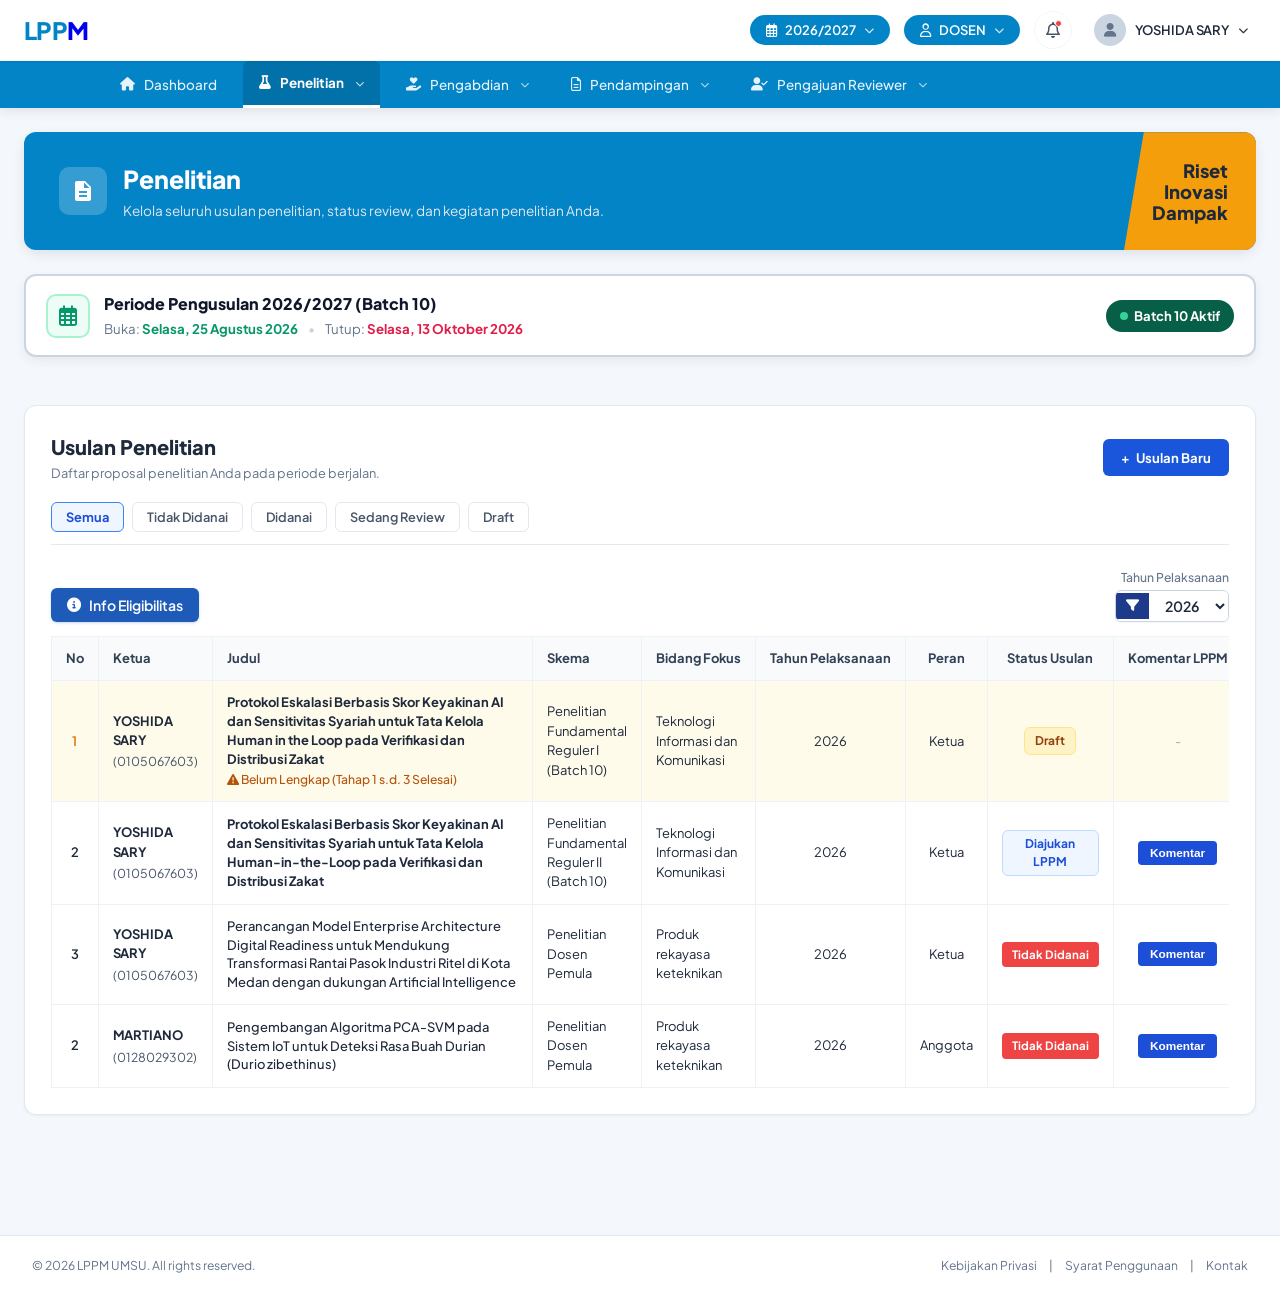
<file: penelitian.html>
<!DOCTYPE html>
<html lang="id">
<head>
  <meta charset="UTF-8">
  <meta name="viewport" content="width=device-width, initial-scale=1.0">
  <title>Daftar Usulan Penelitian - LPPM UMSU</title>
  <meta name="description" content="Monitoring & Kelola Usulan Penelitian Dosen LPPM UMSU">
  <!-- Google Fonts: Plus Jakarta Sans & Inter -->
  <link rel="preconnect" href="https://fonts.googleapis.com">
  <link rel="preconnect" href="https://fonts.gstatic.com" crossorigin>
  <link href="https://fonts.googleapis.com/css2?family=Plus+Jakarta+Sans:wght@400;500;600;700;800&family=Inter:wght@400;500;600;700&display=swap" rel="stylesheet">
  <!-- Font Awesome 6 Icons -->
  <link rel="stylesheet" href="https://cdnjs.cloudflare.com/ajax/libs/font-awesome/6.5.1/css/all.min.css">
  <!-- Stylesheets -->
  <link rel="stylesheet" href="css/style.css?v=14">
  <link rel="stylesheet" href="css/penelitian.css?v=18">
  <link rel="icon" href="data:image/svg+xml,<svg xmlns=%22http://www.w3.org/2000/svg%22 viewBox=%220 0 100 100%22><text y=%22.9em%22 font-size=%2290%22>🎓</text></svg>">
</head>
<body>

  <!-- TOP HEADER / NAVBAR (EXACT MATCH IMAGE 1) -->
  <header class="top-header">
    <div class="header-container">
      <!-- Logo LPPM -->
      <a href="index.html" class="brand-logo" id="brand-logo" title="LPPM Home">
        <div class="brand-name">
          <span class="logo-riset">L<span class="logo-bulb-i">P</span>P</span><span class="logo-mu">M</span>
        </div>
      </a>

      <!-- Right Action Items -->
      <div class="header-actions">
        <!-- Academic Year Dropdown -->
        <div class="dropdown-wrapper">
          <button class="pill-btn nav-dropdown-btn" id="yearDropdownBtn" aria-expanded="false" title="Pilih Periode">
            <i class="fa-regular fa-calendar-days"></i>
            <span id="selectedYear">2026/2027</span>
            <i class="fa-solid fa-chevron-down arrow-icon"></i>
          </button>
          <div class="dropdown-menu" id="yearDropdownMenu">
            <div class="dropdown-item active" data-year="2026/2027"><i class="fa-solid fa-check"></i> 2026/2027 (Aktif)</div>
            <div class="dropdown-item" data-year="2025/2026">2025/2026</div>
            <div class="dropdown-item" data-year="2024/2025">2024/2025</div>
            <div class="dropdown-item" data-year="2023/2024">2023/2024</div>
          </div>
        </div>

        <!-- Role Dropdown -->
        <div class="dropdown-wrapper">
          <button class="pill-btn nav-dropdown-btn" id="roleDropdownBtn" aria-expanded="false" title="Ganti Peran">
            <i class="fa-regular fa-user"></i>
            <span id="selectedRole">DOSEN</span>
            <i class="fa-solid fa-chevron-down arrow-icon"></i>
          </button>
          <div class="dropdown-menu" id="roleDropdownMenu">
            <div class="dropdown-item active" data-role="DOSEN"><i class="fa-solid fa-check"></i> DOSEN</div>
            <div class="dropdown-item" data-role="REVIEWER">REVIEWER</div>
            <div class="dropdown-item" data-role="PIMPINAN">PIMPINAN</div>
            <div class="dropdown-item" data-role="ADMIN LPPM">ADMIN LPPM</div>
          </div>
        </div>

        <!-- Notification Bell -->
        <div class="dropdown-wrapper">
          <button class="icon-btn notif-btn" id="notifBtn" title="Notifikasi">
            <i class="fa-regular fa-bell"></i>
            <span class="notif-badge-dot"></span>
          </button>
          <div class="dropdown-menu notif-menu" id="notifMenu">
            <div class="notif-header">
              <span>Pemberitahuan</span>
              <span class="notif-tag">2 Baru</span>
            </div>
            <div class="notif-list">
              <div class="notif-item unread">
                <div class="notif-icon bg-blue"><i class="fa-solid fa-bullhorn"></i></div>
                <div class="notif-text">
                  <strong>Pengumuman Pendanaan 2026</strong>
                  <p>Administrasi pendanaan proposal penelitian dan PKM telah resmi diumumkan.</p>
                  <small>Hari ini, 08:30 WIB</small>
                </div>
              </div>
              <div class="notif-item unread">
                <div class="notif-icon bg-green"><i class="fa-solid fa-circle-check"></i></div>
                <div class="notif-text">
                  <strong>Proposal Diterima</strong>
                  <p>Pengabdian Kemitraan Masyarakat Ranting Aisyiyah telah disetujui.</p>
                  <small>Kemarin, 14:15 WIB</small>
                </div>
              </div>
            </div>
          </div>
        </div>

        <!-- User Profile Pill -->
        <div class="dropdown-wrapper">
          <button class="user-profile-btn" id="userProfileBtn" aria-expanded="false">
            <div class="user-avatar-circle">
              <i class="fa-solid fa-user"></i>
            </div>
            <span class="user-name">YOSHIDA SARY</span>
            <i class="fa-solid fa-chevron-down arrow-icon"></i>
          </button>
          <div class="dropdown-menu user-menu" id="userMenu">
            <div class="user-menu-header">
              <strong>Yoshida Sary, M.Kom.</strong>
              <small>NIDN: 0123456789</small>
            </div>
            <div class="dropdown-divider"></div>
            <a href="index.html#profil" class="dropdown-item"><i class="fa-regular fa-id-card"></i> Profil Lengkap</a>
            <a href="#" class="dropdown-item" onclick="showToast('Fitur Pengaturan Akun')"><i class="fa-solid fa-sliders"></i> Pengaturan Akun</a>
            <a href="#" class="dropdown-item" onclick="showToast('Fitur Ganti Sandi')"><i class="fa-solid fa-key"></i> Ganti Password</a>
            <div class="dropdown-divider"></div>
            <a href="#" class="dropdown-item text-danger" onclick="showToast('Sesi tetap aktif')"><i class="fa-solid fa-arrow-right-from-bracket"></i> Keluar</a>
          </div>
        </div>
      </div>
    </div>
  </header>

  <!-- SUB NAVIGATION MENU (EXACT MATCH IMAGE 1) -->
  <nav class="sub-nav">
    <div class="sub-nav-container">
      <ul class="nav-links">
        <li class="nav-item">
          <a href="index.html" class="nav-link" id="navDashboard">
            <i class="fa-solid fa-house"></i>
            <span>Dashboard</span>
          </a>
        </li>
        <li class="nav-item has-dropdown active">
          <a href="penelitian.html" class="nav-link">
            <i class="fa-solid fa-flask"></i>
            <span>Penelitian</span>
            <i class="fa-solid fa-chevron-down sub-arrow"></i>
          </a>
          <ul class="sub-dropdown">
            <li><a href="penelitian.html">Usulan Baru</a></li>
            <li><a href="penelitian.html">Riwayat Usulan Penelitian</a></li>
            <li><a href="#" onclick="showToast('Menu Laporan Kemajuan')">Laporan Kemajuan</a></li>
            <li><a href="#" onclick="showToast('Menu Laporan Akhir')">Laporan Akhir</a></li>
          </ul>
        </li>
        <li class="nav-item has-dropdown">
          <a href="#" class="nav-link">
            <i class="fa-solid fa-hand-holding-heart"></i>
            <span>Pengabdian</span>
            <i class="fa-solid fa-chevron-down sub-arrow"></i>
          </a>
          <ul class="sub-dropdown">
            <li><a href="#" onclick="showToast('Menu Usulan Baru Pengabdian')">Usulan Baru Pengabdian</a></li>
            <li><a href="#" onclick="showToast('Menu Riwayat Pengabdian')">Riwayat Usulan Pengabdian</a></li>
            <li><a href="#" onclick="showToast('Menu Laporan Kemajuan')">Laporan Kemajuan</a></li>
            <li><a href="#" onclick="showToast('Menu Laporan Akhir')">Laporan Akhir</a></li>
          </ul>
        </li>
        <li class="nav-item has-dropdown">
          <a href="#" class="nav-link">
            <i class="fa-regular fa-file-lines"></i>
            <span>Pendampingan</span>
            <i class="fa-solid fa-chevron-down sub-arrow"></i>
          </a>
          <ul class="sub-dropdown">
            <li><a href="#" onclick="showToast('Menu Pendampingan Artikel Ilmiah')">Pendampingan Artikel</a></li>
            <li><a href="#" onclick="showToast('Menu Pendampingan Proposal Hibah')">Pendampingan Proposal</a></li>
          </ul>
        </li>
        <li class="nav-item has-dropdown">
          <a href="#" class="nav-link">
            <i class="fa-solid fa-user-check"></i>
            <span>Pengajuan Reviewer</span>
            <i class="fa-solid fa-chevron-down sub-arrow"></i>
          </a>
          <ul class="sub-dropdown">
            <li><a href="#" onclick="showToast('Pendaftaran Reviewer Nasional')">Formulir Pengajuan Reviewer</a></li>
            <li><a href="#" onclick="showToast('Status Pengajuan Reviewer')">Status Seleksi Reviewer</a></li>
          </ul>
        </li>
      </ul>
    </div>
  </nav>


  <!-- MAIN CONTAINER -->
  <main class="app-container">

    <!-- PENELITIAN BANNER WITH YELLOW POLYGON (EXACT SCREENSHOT MATCH) -->
    <div class="penelitian-header-banner">
      <div class="penelitian-header-left">
        <div class="penelitian-header-icon">
          <svg viewBox="0 0 24 24" width="24" height="24" fill="#ffffff"><path d="M14 2H6c-1.1 0-1.99.9-1.99 2L4 20c0 1.1.89 2 1.99 2H18c1.1 0 2-.9 2-2V8l-6-6zm2 16H8v-2h8v2zm0-4H8v-2h8v2zm-3-5V3.5L18.5 9H13z"/></svg>
        </div>
        <div class="penelitian-header-text">
          <h2>Penelitian</h2>
          <p>Kelola seluruh usulan penelitian, status review, dan kegiatan penelitian Anda.</p>
        </div>
      </div>

      <!-- Yellow Angle Polygon Motto -->
      <div class="yellow-motto-polygon">
        <span>Riset</span>
        <span>Inovasi</span>
        <span>Dampak</span>
      </div>
    </div>

    <!-- 2-COL LAYOUT -->
    <div class="dashboard-grid-layout">

      <!-- LEFT COLUMN: USULAN PENELITIAN TABLE -->
      <div class="grid-col-left">

        <!-- Card Periode Batch 10 (Sesuai Foto Mentor RisetMu) -->
        <div class="periode-info-card" style="margin-bottom: 1.5rem; background: #ffffff; border: 2px solid #cbd5e1; border-radius: 12px; padding: 16px 20px; display: flex; align-items: center; justify-content: space-between; box-shadow: 0 4px 12px rgba(15,23,42,0.06); flex-wrap: wrap; gap: 12px;">
          <div style="display: flex; align-items: center; gap: 14px;">
            <div style="width: 44px; height: 44px; border-radius: 10px; background: #ecfdf5; border: 2px solid #a7f3d0; color: #059669; display: flex; align-items: center; justify-content: center; font-size: 1.3rem;">
              <i class="fa-regular fa-calendar-days"></i>
            </div>
            <div>
              <div style="font-weight: 800; font-size: 1rem; color: #0f172a;">Periode Pengusulan 2026/2027 (Batch 10)</div>
              <div style="font-size: 0.83rem; color: #64748b; margin-top: 3px;">
                <span>Buka: <strong style="color: #059669;">Selasa, 25 Agustus 2026</strong></span>
                <span style="margin: 0 8px; color: #cbd5e1;">&bull;</span>
                <span>Tutup: <strong style="color: #e11d48;">Selasa, 13 Oktober 2026</strong></span>
              </div>
            </div>
          </div>
          <span style="display: inline-flex; align-items: center; gap: 6px; padding: 6px 14px; background: #065f46; color: #ffffff; font-size: 0.82rem; font-weight: 700; border-radius: 20px;">
            <span style="width: 8px; height: 8px; border-radius: 50%; background: #34d399; display: inline-block;"></span>
            Batch 10 Aktif
          </span>
        </div>

        <div class="usulan-table-card">
          <div class="usulan-card-header">
            <div>
              <h3>Usulan Penelitian</h3>
              <p>Daftar proposal penelitian Anda pada periode berjalan.</p>
            </div>
            <!-- Button + Usulan Baru links to wizard -->
            <a href="usulan-baru.html" class="btn-primary-blue">
              <span>+</span> Usulan Baru
            </a>
          </div>

          <!-- Filter Tabs -->
          <div class="filter-tabs-row">
            <button class="filter-tab-pill active" data-filter="all">Semua</button>
            <button class="filter-tab-pill" data-filter="rejected">Tidak Didanai</button>
            <button class="filter-tab-pill" data-filter="funded">Didanai</button>
            <button class="filter-tab-pill" data-filter="review">Sedang Review</button>
            <button class="filter-tab-pill" data-filter="draft">Draft</button>
          </div>

          <!-- Toolbar: Info Eligibilitas & Tahun Pelaksanaan (Sesuai Screenshot BIMA Kemdikbud) -->
          <div class="table-actions-toolbar">
            <button type="button" class="btn-info-eligibilitas-blue" onclick="showModalEligibilitas()">
              <i class="fa-solid fa-circle-info"></i>
              <span>Info Eligibilitas</span>
            </button>
            <div class="tahun-pelaksanaan-filter-box">
              <span class="tahun-label">Tahun Pelaksanaan</span>
              <div class="tahun-select-wrapper">
                <span class="filter-icon-box"><i class="fa-solid fa-filter"></i></span>
                <select id="filterTahunPelaksanaan" class="filter-tahun-dropdown">
                  <option value="2026" selected>2026</option>
                  <option value="2025">2025</option>
                  <option value="2024">2024</option>
                </select>
              </div>
            </div>
          </div>

          <!-- Data Table (Exact Match Screenshot) -->
          <div class="data-table-container">
            <table class="lppm-table lppm-bordered-table">
              <thead>
                <tr>
                  <th style="width: 50px; text-align: center;">No</th>
                  <th style="width: 170px;">Ketua</th>
                  <th style="min-width: 320px;">Judul</th>
                  <th style="width: 170px;">Skema</th>
                  <th style="width: 160px;">Bidang Fokus</th>
                  <th style="width: 110px; text-align: center;">Tahun Pelaksanaan</th>
                  <th style="width: 90px; text-align: center;">Peran</th>
                  <th style="width: 135px; text-align: center;">Status Usulan</th>
                  <th style="width: 110px; text-align: center;">Komentar LPPM</th>
                  <th style="width: 110px; text-align: center;">Komentar Reviewer</th>
                  <th style="width: 85px; text-align: center;">Aksi</th>
                </tr>
              </thead>
              <tbody>
                <!-- Row A: Draf Aktif (Batch 10 - Sesuai Foto Mentor) -->
                <tr class="proposal-data-row" data-status="draft" style="background: #fffbeb;">
                  <td class="text-center font-semibold" style="color: #d97706;">1</td>
                  <td class="cell-ketua">
                    <div class="ketua-name">YOSHIDA SARY</div>
                    <div class="ketua-nidn">(0105067603)</div>
                  </td>
                  <td class="cell-judul">
                    <strong>Protokol Eskalasi Berbasis Skor Keyakinan AI dan Sensitivitas Syariah untuk Tata Kelola Human in the Loop pada Verifikasi dan Distribusi Zakat</strong>
                    <div style="font-size: 0.76rem; color: #b45309; margin-top: 3px;"><i class="fa-solid fa-triangle-exclamation"></i> Belum Lengkap (Tahap 1 s.d. 3 Selesai)</div>
                  </td>
                  <td>Penelitian Fundamental Reguler I (Batch 10)</td>
                  <td>Teknologi Informasi dan Komunikasi</td>
                  <td class="text-center">2026</td>
                  <td class="text-center"><span class="badge-role-ketua">Ketua</span></td>
                  <td class="text-center">
                    <span style="display: inline-block; padding: 4px 10px; border-radius: 6px; font-size: 0.75rem; font-weight: 700; background: #fef3c7; color: #92400e; border: 1px solid #fde68a;">Draft</span>
                  </td>
                  <td class="text-center" style="font-size: 0.78rem; color: #94a3b8;">-</td>
                  <td class="text-center" style="font-size: 0.78rem; color: #94a3b8;">-</td>
                  <td class="text-center">
                    <a href="usulan-baru.html" style="display: inline-flex; align-items: center; gap: 4px; padding: 5px 10px; background: #ea580c; color: #ffffff; border-radius: 6px; font-size: 0.75rem; font-weight: 700; text-decoration: none; box-shadow: 0 2px 4px rgba(234,88,12,0.25);" title="Lanjutkan Pengisian Form">
                      <i class="fa-solid fa-pen-to-square"></i>
                      <span>Lanjutkan</span>
                    </a>
                  </td>
                </tr>

                <!-- Row B: Submit LPPM (Batch 10 - Sesuai Foto Mentor) -->
                <tr class="proposal-data-row" data-status="review">
                  <td class="text-center font-semibold">2</td>
                  <td class="cell-ketua">
                    <div class="ketua-name">YOSHIDA SARY</div>
                    <div class="ketua-nidn">(0105067603)</div>
                  </td>
                  <td class="cell-judul">
                    <strong>Protokol Eskalasi Berbasis Skor Keyakinan AI dan Sensitivitas Syariah untuk Tata Kelola Human-in-the-Loop pada Verifikasi dan Distribusi Zakat</strong>
                  </td>
                  <td>Penelitian Fundamental Reguler II (Batch 10)</td>
                  <td>Teknologi Informasi dan Komunikasi</td>
                  <td class="text-center">2026</td>
                  <td class="text-center"><span class="badge-role-ketua">Ketua</span></td>
                  <td class="text-center">
                    <span style="display: inline-block; padding: 4px 10px; border-radius: 6px; font-size: 0.75rem; font-weight: 700; background: #eff6ff; color: #1d4ed8; border: 1px solid #bfdbfe;">Diajukan LPPM</span>
                  </td>
                  <td class="text-center">
                    <button type="button" class="btn-table-comment" onclick="showToast('Komentar LPPM: Berkas administrasi lengkap & terverifikasi')">Komentar</button>
                  </td>
                  <td class="text-center">
                    <button type="button" class="btn-table-comment" onclick="showToast('Komentar Reviewer: Sedang dalam tahap review substansi')">Reviewer</button>
                  </td>
                  <td class="text-center">
                    <button type="button" class="btn-table-view" title="Unduh Berkas Usulan Lengkap (PDF)" onclick="showToast('Mengunduh berkas Usulan Lengkap (PDF)...', 'success')" style="background: #fef2f2; color: #dc2626; border: 1px solid #fecaca; padding: 5px 8px; border-radius: 6px; font-size: 0.75rem; font-weight: 700; cursor: pointer; display: inline-flex; align-items: center; gap: 4px;">
                      <i class="fa-solid fa-file-pdf"></i>
                      <span>PDF</span>
                    </button>
                  </td>
                </tr>

                <!-- Row 3 (Sebelumnya Row 1) -->
                <tr class="proposal-data-row" data-status="rejected">
                  <td class="text-center font-semibold">3</td>
                  <td class="cell-ketua">
                    <div class="ketua-name">YOSHIDA SARY</div>
                    <div class="ketua-nidn">(0105067603)</div>
                  </td>
                  <td class="cell-judul">
                    Perancangan Model Enterprise Architecture Digital Readiness untuk Mendukung Transformasi Rantai Pasok Industri Ritel di Kota Medan dengan dukungan Artificial Intelligence
                  </td>
                  <td>Penelitian Dosen Pemula</td>
                  <td>Produk rekayasa keteknikan</td>
                  <td class="text-center">2026</td>
                  <td class="text-center">Ketua</td>
                  <td class="text-center">
                    <span class="badge-status-rejected">Tidak Didanai</span>
                  </td>
                  <td class="text-center">
                    <button type="button" class="btn-table-comment" onclick="showToast('Komentar LPPM: Proposal belum memenuhi kriteria target luaran')">Komentar</button>
                  </td>
                  <td class="text-center">
                    <button type="button" class="btn-table-comment" onclick="showToast('Komentar Reviewer: Metodologi dan timeline perlu diperjelas')">Komentar</button>
                  </td>
                  <td class="text-center">
                    <button type="button" class="btn-table-view" title="Lihat Detail Proposal" onclick="showToast('Membuka detail usulan...')">
                      <i class="fa-regular fa-eye"></i>
                    </button>
                  </td>
                </tr>

                <!-- Row 2 -->
                <tr class="proposal-data-row" data-status="rejected">
                  <td class="text-center font-semibold">2</td>
                  <td class="cell-ketua">
                    <div class="ketua-name">MARTIANO</div>
                    <div class="ketua-nidn">(0128029302)</div>
                  </td>
                  <td class="cell-judul">
                    Pengembangan Algoritma PCA-SVM pada Sistem IoT untuk Deteksi Rasa Buah Durian (Durio zibethinus)
                  </td>
                  <td>Penelitian Dosen Pemula</td>
                  <td>Produk rekayasa keteknikan</td>
                  <td class="text-center">2026</td>
                  <td class="text-center">Anggota</td>
                  <td class="text-center">
                    <span class="badge-status-rejected">Tidak Didanai</span>
                  </td>
                  <td class="text-center">
                    <button type="button" class="btn-table-comment" onclick="showToast('Komentar LPPM')">Komentar</button>
                  </td>
                  <td class="text-center">
                    <button type="button" class="btn-table-comment" onclick="showToast('Komentar Reviewer')">Komentar</button>
                  </td>
                  <td class="text-center">
                    <button type="button" class="btn-table-view" title="Lihat Detail Proposal" onclick="showToast('Membuka detail usulan...')">
                      <i class="fa-regular fa-eye"></i>
                    </button>
                  </td>
                </tr>
              </tbody>
            </table>
          </div>
        </div>
      </div>

    </div>
  </main>

  <!-- FOOTER -->
  <footer class="site-footer">
    <div>&copy; 2026 LPPM UMSU. All rights reserved.</div>
    <div class="footer-links">
      <a href="javascript:void(0)">Kebijakan Privasi</a>
      <span>|</span>
      <a href="javascript:void(0)">Syarat Penggunaan</a>
      <span>|</span>
      <a href="javascript:void(0)">Kontak</a>
    </div>
  </footer>

  <script src="js/app.js"></script>
  <script src="js/penelitian.js?v=14"></script>
</body>
</html>
</file>
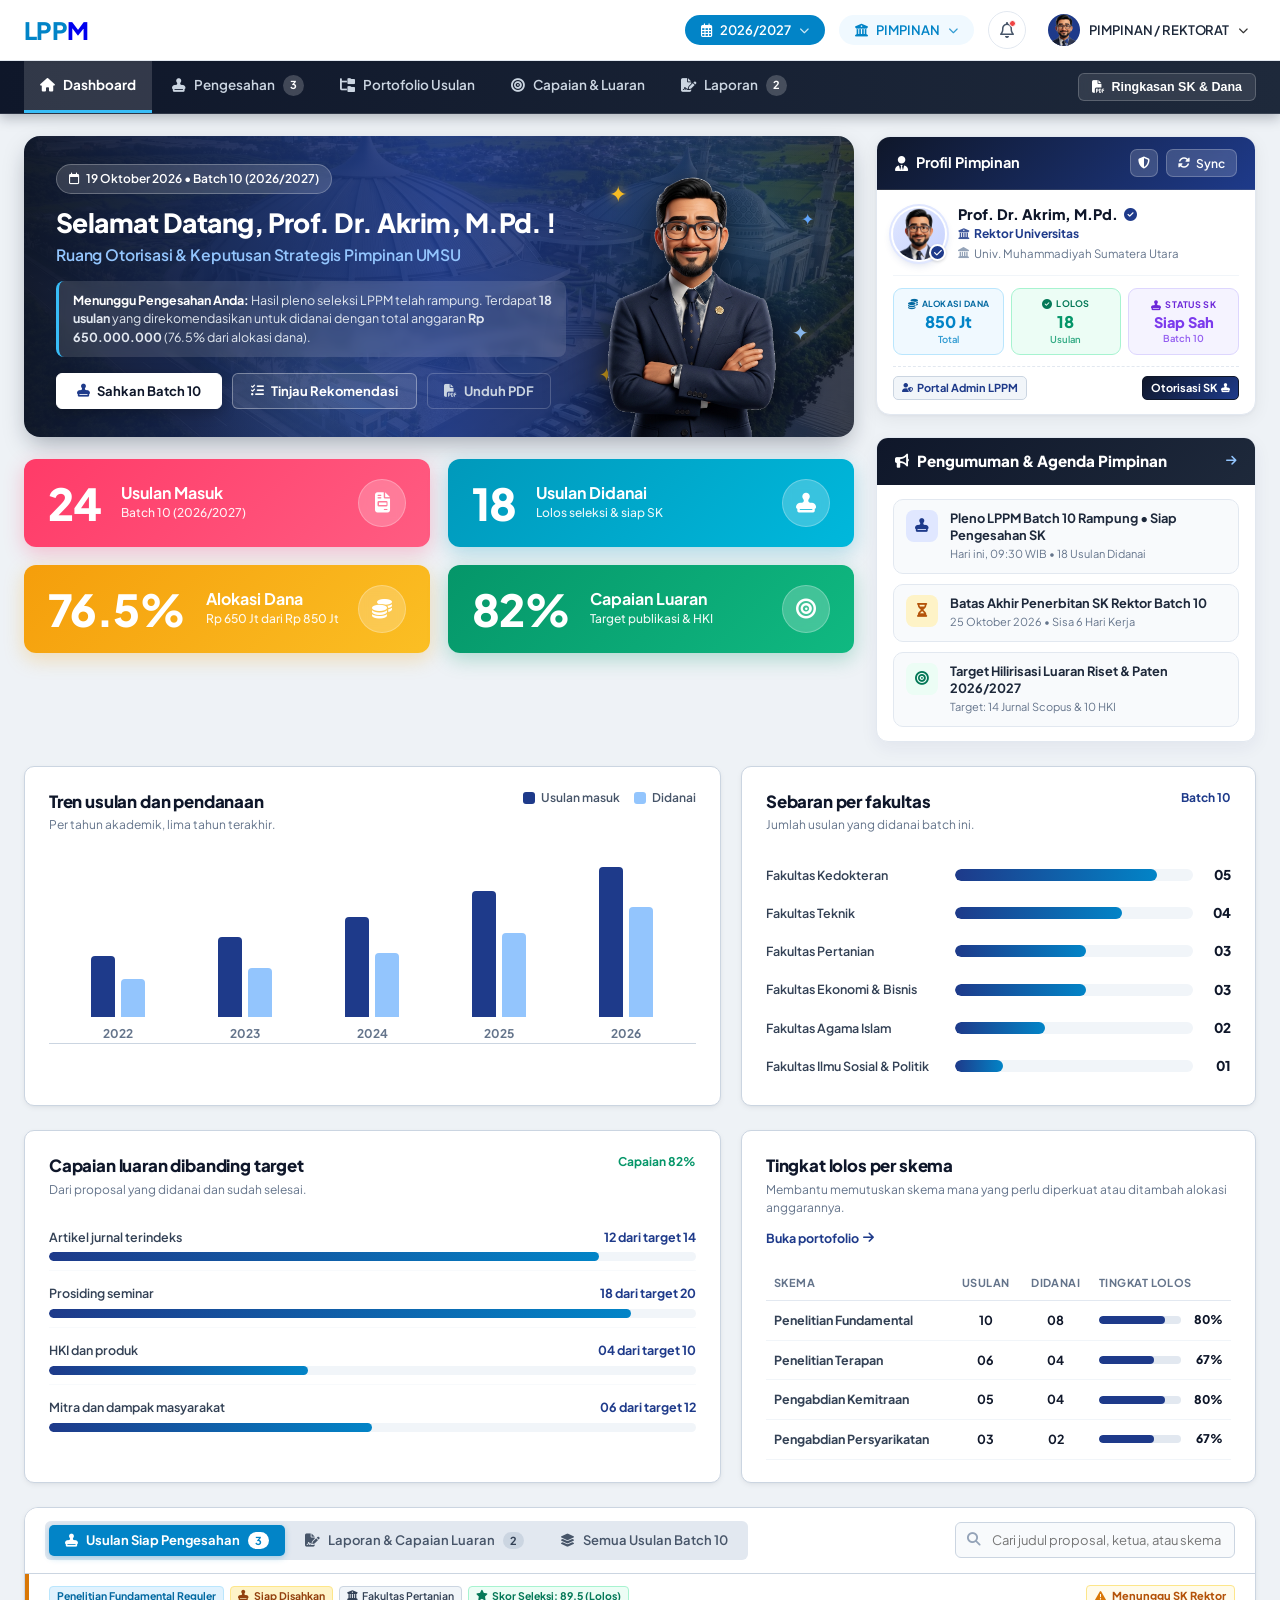
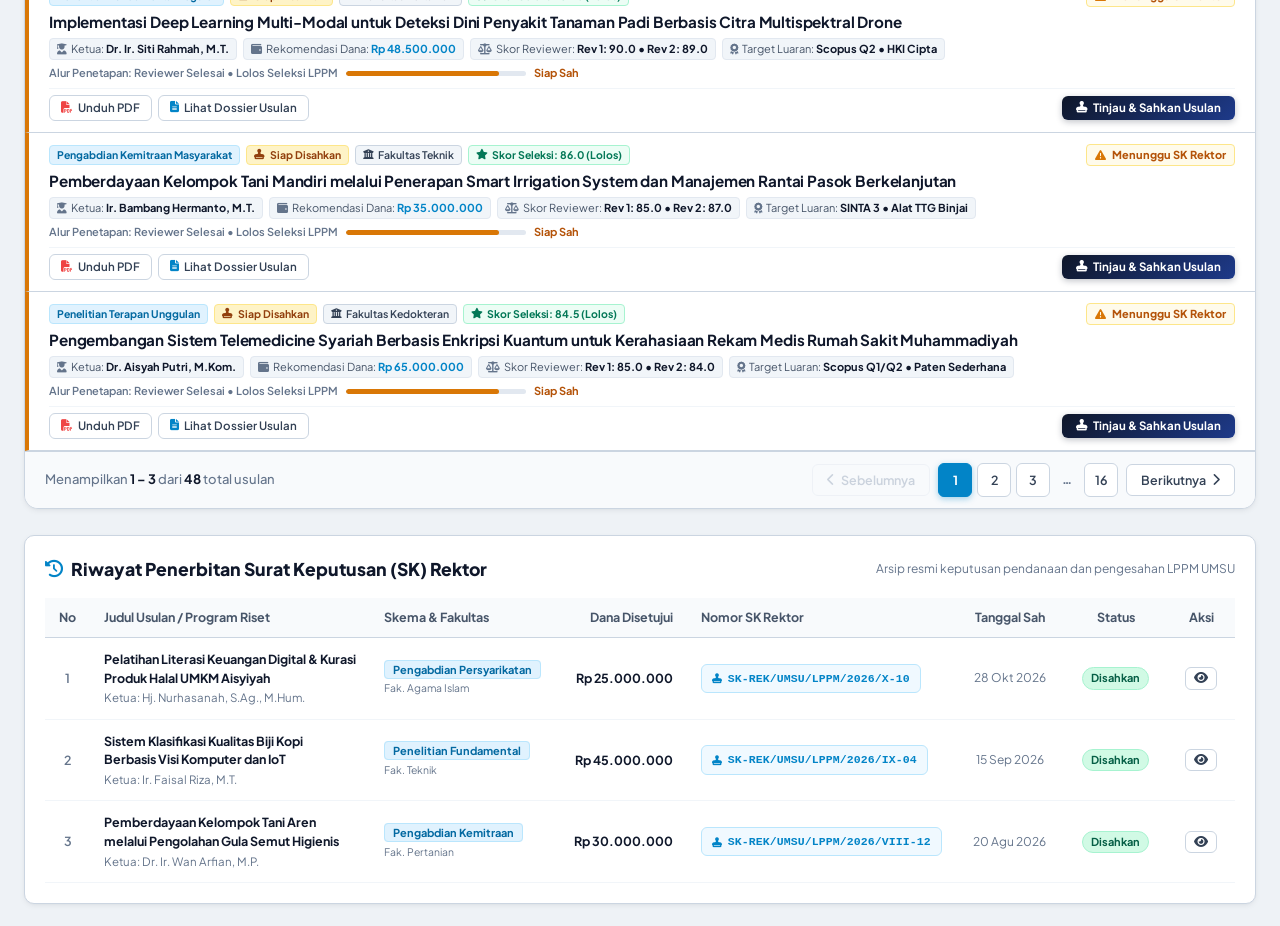
<file: pimpinan.html>
<!DOCTYPE html>
<html lang="id">
<head>
  <meta charset="UTF-8">
  <meta name="viewport" content="width=device-width, initial-scale=1.0">
  <title>Portal Pimpinan - LPPM UMSU &amp; RisetMu</title>
  <meta name="description" content="Portal Pengesahan Keputusan Pendanaan Proposal &amp; Portofolio Riset LPPM UMSU">

  <!-- Google Fonts: Plus Jakarta Sans -->
  <link rel="preconnect" href="https://fonts.googleapis.com">
  <link rel="preconnect" href="https://fonts.gstatic.com" crossorigin>
  <link href="https://fonts.googleapis.com/css2?family=Plus+Jakarta+Sans:wght@400;500;600;700;800&display=swap" rel="stylesheet">

  <!-- Font Awesome 6 Icons -->
  <link rel="stylesheet" href="https://cdnjs.cloudflare.com/ajax/libs/font-awesome/6.5.1/css/all.min.css">

  <!-- Base & Pimpinan Stylesheets -->
  <link rel="stylesheet" href="css/style.css?v=28">
  <link rel="stylesheet" href="css/pimpinan.css?v=27">
  <link rel="icon" href="data:image/svg+xml,<svg xmlns=%22http://www.w3.org/2000/svg%22 viewBox=%220 0 100 100%22><text y=%22.9em%22 font-size=%2290%22>🏛️</text></svg>">
</head>
<body>

  <!-- TOP HEADER / NAVBAR (STANDARD LPPM) -->
  <header class="top-header">
    <div class="header-container">
      <!-- Logo LPPM -->
      <a href="pimpinan.html" class="brand-logo" id="brand-logo" title="LPPM Home">
        <div class="brand-name">
          <span class="logo-riset">L<span class="logo-bulb-i">P</span>P</span><span class="logo-mu">M</span>
        </div>
      </a>

      <!-- Right Action Items -->
      <div class="header-actions">
        <!-- Academic Year Dropdown -->
        <div class="dropdown-wrapper">
          <button class="pill-btn nav-dropdown-btn" id="yearDropdownBtn" aria-expanded="false" title="Pilih Periode">
            <i class="fa-regular fa-calendar-days"></i>
            <span id="selectedYear">2026/2027</span>
            <i class="fa-solid fa-chevron-down arrow-icon"></i>
          </button>
          <div class="dropdown-menu" id="yearDropdownMenu">
            <div class="dropdown-item active" data-year="2026/2027"><i class="fa-solid fa-check"></i> 2026/2027 (Aktif)</div>
            <div class="dropdown-item" data-year="2025/2026">2025/2026</div>
            <div class="dropdown-item" data-year="2024/2025">2024/2025</div>
          </div>
        </div>

        <!-- Role Dropdown with Active PIMPINAN Role -->
        <div class="dropdown-wrapper">
          <button class="pill-btn nav-dropdown-btn" id="roleDropdownBtn" aria-expanded="false" title="Ganti Peran" style="border-color: #bae6fd; color: #0284c7; background: #f0f9ff;">
            <i class="fa-solid fa-building-columns"></i>
            <span id="selectedRole">PIMPINAN</span>
            <i class="fa-solid fa-chevron-down arrow-icon"></i>
          </button>
          <div class="dropdown-menu" id="roleDropdownMenu">
            <div class="dropdown-item" data-role="DOSEN">DOSEN</div>
            <div class="dropdown-item" data-role="REVIEWER">REVIEWER</div>
            <div class="dropdown-item active" data-role="PIMPINAN"><i class="fa-solid fa-check"></i> PIMPINAN</div>
            <div class="dropdown-item" data-role="ADMIN LPPM">ADMIN LPPM</div>
          </div>
        </div>

        <!-- Notification Bell -->
        <div class="dropdown-wrapper">
          <button class="icon-btn notif-btn" id="notifBtn" title="Notifikasi Pimpinan">
            <i class="fa-regular fa-bell"></i>
            <span class="notif-badge-dot"></span>
          </button>
          <div class="dropdown-menu notif-menu" id="notifMenu">
            <div class="notif-header">
              <span>Pemberitahuan Pimpinan</span>
              <span class="notif-tag">4 Menunggu</span>
            </div>
            <div class="notif-list">
              <div class="notif-item unread">
                <div class="notif-icon" style="background: #fffbeb; color: #b45309;"><i class="fa-solid fa-stamp"></i></div>
                <div class="notif-text">
                  <strong>Hasil Seleksi LPPM Siap Disahkan</strong>
                  <p>4 usulan Batch 10 lolos passing grade menunggu persetujuan SK Rektor.</p>
                  <small>15 menit lalu</small>
                </div>
              </div>
              <div class="notif-item unread">
                <div class="notif-icon" style="background: #f0f9ff; color: #0284c7;"><i class="fa-solid fa-file-contract"></i></div>
                <div class="notif-text">
                  <strong>Evaluasi Laporan Kemajuan</strong>
                  <p>2 berkas laporan termin 1 siap diverifikasi untuk pencairan termin 2.</p>
                  <small>1 jam lalu</small>
                </div>
              </div>
            </div>
          </div>
        </div>

        <!-- User Profile Pill -->
        <div class="dropdown-wrapper">
          <button class="user-profile-btn" id="userProfileBtn" aria-expanded="false">
            <div class="user-avatar-circle" style="background: #1e3a8a; color: #ffffff; overflow: hidden; padding: 0;">
              <img src="assets/rector_headshot.png" alt="Rektor" style="width: 100%; height: 100%; object-fit: cover;">
            </div>
            <span class="user-name">PIMPINAN / REKTORAT</span>
            <i class="fa-solid fa-chevron-down arrow-icon"></i>
          </button>
          <div class="dropdown-menu user-menu" id="userMenu">
            <div class="user-menu-header">
              <strong>Prof. Dr. Akrim, M.Pd.</strong>
              <small>Rektor Universitas Muhammadiyah Sumatera Utara</small>
            </div>
            <div class="dropdown-divider"></div>
            <a href="admin-lppm.html" class="dropdown-item"><i class="fa-solid fa-user-shield"></i> Portal Admin LPPM</a>
            <a href="reviewer.html" class="dropdown-item"><i class="fa-solid fa-scale-balanced"></i> Mode Reviewer</a>
            <a href="index.html" class="dropdown-item"><i class="fa-solid fa-house"></i> Mode Dosen</a>
            <div class="dropdown-divider"></div>
            <a href="index.html" class="dropdown-item text-danger"><i class="fa-solid fa-arrow-right-from-bracket"></i> Keluar</a>
          </div>
        </div>
      </div>
    </div>
  </header>

  <!-- SUB-NAVBAR PIMPINAN TABS (MATCHES WIREFRAME) -->
  <nav class="pimpinan-subnav-bar">
    <div class="pimpinan-subnav-container">
      <div class="pimpinan-subnav-tabs">
        <a href="#dashboardSection" class="subnav-tab-link active" id="subnavDashboard" onclick="switchMainView('dashboard')">
          <i class="fa-solid fa-house"></i>
          <span>Dashboard</span>
        </a>
        <a href="#tugasPengesahanSection" class="subnav-tab-link" id="subnavPengesahan" onclick="switchMainView('pengesahan')">
          <i class="fa-solid fa-stamp"></i>
          <span>Pengesahan</span>
          <span class="subnav-tab-badge" id="badgeNavPengesahan">3</span>
        </a>
        <a href="#riwayatSkSection" class="subnav-tab-link" id="subnavPortofolio" onclick="switchMainView('portofolio')">
          <i class="fa-solid fa-folder-tree"></i>
          <span>Portofolio Usulan</span>
        </a>
        <a href="#capaianSection" class="subnav-tab-link" id="subnavCapaian" onclick="switchMainView('capaian')">
          <i class="fa-solid fa-bullseye"></i>
          <span>Capaian &amp; Luaran</span>
        </a>
        <a href="#tugasPengesahanSection" class="subnav-tab-link" id="subnavLaporan" onclick="switchMainView('laporan')">
          <i class="fa-solid fa-file-signature"></i>
          <span>Laporan</span>
          <span class="subnav-tab-badge" id="badgeNavLaporan">2</span>
        </a>
      </div>

      <div class="pimpinan-subnav-actions">
        <button type="button" class="btn-subnav-action" onclick="downloadSummaryPDF()">
          <i class="fa-solid fa-file-pdf"></i>
          <span>Ringkasan SK &amp; Dana</span>
        </button>
      </div>
    </div>
  </nav>

  <!-- MAIN CONTAINER (1400px Grid Split like LPPM / Dosen Dashboard) -->
  <main class="main-wrapper" style="max-width: 1400px; margin: 22px auto; padding: 0 24px;">

    <!-- 2-COLUMN EXECUTIVE GRID (LEFT: BANNER & KPI CARDS, RIGHT: PROFIL REKTOR & AGENDA) -->
    <div class="dashboard-grid" id="dashboardSection" style="margin-bottom: 24px;">

      <!-- =================================================================== -->
      <!-- LEFT COLUMN (HERO BANNER & 4 KPI CARDS) -->
      <!-- =================================================================== -->
      <section class="left-column">

        <!-- EXECUTIVE HERO BANNER (MATCHES LPPM THEME WITH MIDNIGHT ROYAL NAVY GRADIENT) -->
        <div class="hero-card" style="background: linear-gradient(90deg, rgba(15, 23, 42, 0.95) 0%, rgba(30, 58, 138, 0.90) 50%, rgba(15, 23, 42, 0.75) 100%), url('assets/hero_bg.webp') center right / cover no-repeat; min-height: 270px; border-radius: 16px; padding: 28px 32px; box-shadow: 0 10px 25px -5px rgba(15, 23, 42, 0.35); position: relative; overflow: hidden; display: flex; align-items: center; justify-content: space-between;">
          <!-- Ambient Glow Background Decoration -->
          <div class="banner-glow-circle circle-1" style="background: radial-gradient(circle, rgba(56, 189, 248, 0.18) 0%, transparent 70%);"></div>
          <div class="banner-glow-circle circle-2" style="background: radial-gradient(circle, rgba(147, 197, 253, 0.12) 0%, transparent 70%);"></div>

          <div class="hero-content" style="max-width: 580px; z-index: 2;">
            <!-- Date Pill -->
            <div class="date-badge" id="currentDateBadge" style="background: rgba(255, 255, 255, 0.15); border: 1px solid rgba(255, 255, 255, 0.25); color: #ffffff; padding: 5px 12px; border-radius: 20px; font-size: 12px; font-weight: 600; display: inline-flex; align-items: center; gap: 6px; margin-bottom: 12px;">
              <i class="fa-regular fa-calendar"></i>
              <span>19 Oktober 2026 &bull; Batch 10 (2026/2027)</span>
            </div>

            <!-- Greeting Headlines -->
            <h1 class="hero-title" style="font-size: 1.65rem; font-weight: 800; color: #ffffff; margin: 0 0 4px 0; letter-spacing: -0.02em;">
              Selamat Datang, Prof. Dr. Akrim, M.Pd. !
            </h1>
            <h2 class="hero-subtitle" style="font-size: 0.98rem; font-weight: 600; color: #93c5fd; margin: 0 0 14px 0;">
              Ruang Otorisasi &amp; Keputusan Strategis Pimpinan UMSU
            </h2>

            <!-- Announcement Period Text -->
            <div class="hero-period-box" style="background: rgba(255, 255, 255, 0.12); border-left: 3px solid #38bdf8; border-radius: 8px; padding: 10px 14px; margin-bottom: 16px; backdrop-filter: blur(4px);">
              <p style="font-size: 12.5px; color: #e2e8f0; line-height: 1.5; margin: 0;">
                <strong style="color: #ffffff; font-weight: 700;">Menunggu Pengesahan Anda:</strong>
                Hasil pleno seleksi LPPM telah rampung. Terdapat <strong>18 usulan</strong> yang direkomendasikan untuk didanai dengan total anggaran <strong>Rp 650.000.000</strong> (76.5% dari alokasi dana).
              </p>
            </div>

            <!-- Quick Action Buttons on Banner -->
            <div style="display: flex; align-items: center; gap: 10px; flex-wrap: wrap;">
              <button type="button" class="btn-decision-solid" onclick="openModalSahkanBatch()" style="padding: 9px 20px; font-size: 13px; background: #ffffff; color: #0f172a; border-color: #ffffff; box-shadow: 0 4px 14px rgba(0,0,0,0.25);">
                <i class="fa-solid fa-stamp" style="color: #1e3a8a;"></i>
                <span>Sahkan Batch 10</span>
              </button>
              <button type="button" class="btn-decision-outline" onclick="scrollToPengesahan()" style="padding: 9px 18px; font-size: 13px; background: rgba(255,255,255,0.1); color: #ffffff; border-color: rgba(255,255,255,0.35);">
                <i class="fa-solid fa-list-check"></i>
                <span>Tinjau Rekomendasi</span>
              </button>
              <button type="button" class="btn-decision-outline" onclick="downloadSummaryPDF()" style="padding: 9px 16px; font-size: 13px; background: transparent; color: #cbd5e1; border-color: rgba(255,255,255,0.2);">
                <i class="fa-solid fa-file-pdf"></i>
                <span>Unduh PDF</span>
              </button>
            </div>
          </div>

          <!-- Hero Character & Sparkles Area (3D Male Rector Avatar) -->
          <div class="hero-avatar-area" style="position: absolute; right: 25px; bottom: 0; width: 250px; height: 275px; display: flex; align-items: flex-end; justify-content: flex-end; z-index: 2; pointer-events: none;">
            <!-- Floating Sparkle Stars -->
            <div class="sparkle-star star-1" style="color: #fbbf24; top: 15px; left: 30px;">✦</div>
            <div class="sparkle-star star-2" style="color: #60a5fa; top: 45px; right: 15px;">✦</div>
            <div class="sparkle-star star-3" style="color: #fbbf24; bottom: 50px; left: 20px;">✦</div>
            <div class="sparkle-star star-4" style="color: #93c5fd; bottom: 90px; right: 20px;">✦</div>

            <div class="avatar-image-wrapper" style="width: 100%; height: 100%; position: relative; display: flex; align-items: flex-end; justify-content: flex-end;">
              <img src="assets/rector_avatar.png" alt="Rektor Karakter 3D" class="hero-3d-character" id="rectorCharacterImg" style="width: auto; height: 100%; max-height: 275px; object-fit: contain; object-position: bottom right; filter: drop-shadow(0 14px 28px rgba(0, 0, 0, 0.5)) drop-shadow(0 4px 10px rgba(0, 0, 0, 0.35)); transition: transform 0.4s cubic-bezier(0.34, 1.56, 0.64, 1);">
            </div>
          </div>
        </div>

        <!-- 4 STATS SUMMARY CARDS (MATCHES DOSEN STAT-CARD THEMES: CORAL, CYAN, GOLD, GREEN) -->
        <div class="stats-grid">
          <!-- Card 1: Coral/Pink (Total Usulan Batch 10) -->
          <div class="stat-card stat-card-coral" onclick="scrollToPengesahan()" title="Klik untuk lihat usulan batch 10" style="cursor: pointer;">
            <div class="stat-content">
              <div class="stat-number" id="metricTotalBatch">24</div>
              <div class="stat-text-group">
                <h3 class="stat-title">Usulan Masuk</h3>
                <p class="stat-desc">Batch 10 (2026/2027)</p>
              </div>
            </div>
            <div class="stat-icon-wrapper">
              <div class="stat-icon-circle">
                <i class="fa-solid fa-file-invoice"></i>
              </div>
            </div>
          </div>

          <!-- Card 2: Cyan/Teal (Usulan Didanai / Siap SK) -->
          <div class="stat-card stat-card-cyan" onclick="openModalSahkanBatch()" title="Klik untuk pengesahan kolektif" style="cursor: pointer;">
            <div class="stat-content">
              <div class="stat-number">18</div>
              <div class="stat-text-group">
                <h3 class="stat-title">Usulan Didanai</h3>
                <p class="stat-desc">Lolos seleksi &amp; siap SK</p>
              </div>
            </div>
            <div class="stat-icon-wrapper">
              <div class="stat-icon-circle">
                <i class="fa-solid fa-stamp"></i>
              </div>
            </div>
          </div>

          <!-- Card 3: Gold/Amber (Alokasi Dana Terserap) -->
          <div class="stat-card stat-card-gold" onclick="switchMainView('portofolio')" title="Klik untuk lihat rincian alokasi dana" style="cursor: pointer;">
            <div class="stat-content">
              <div class="stat-number">76.5%</div>
              <div class="stat-text-group">
                <h3 class="stat-title">Alokasi Dana</h3>
                <p class="stat-desc">Rp 650 Jt dari Rp 850 Jt</p>
              </div>
            </div>
            <div class="stat-icon-wrapper">
              <div class="stat-icon-circle">
                <i class="fa-solid fa-coins"></i>
              </div>
            </div>
          </div>

          <!-- Card 4: Green/Emerald (Capaian Luaran) -->
          <div class="stat-card stat-card-green" onclick="switchMainView('capaian')" title="Klik untuk lihat capaian luaran strategis" style="cursor: pointer;">
            <div class="stat-content">
              <div class="stat-number">82%</div>
              <div class="stat-text-group">
                <h3 class="stat-title">Capaian Luaran</h3>
                <p class="stat-desc">Target publikasi &amp; HKI</p>
              </div>
            </div>
            <div class="stat-icon-wrapper">
              <div class="stat-icon-circle">
                <i class="fa-solid fa-bullseye"></i>
              </div>
            </div>
          </div>
        </div>

      </section>

      <!-- =================================================================== -->
      <!-- RIGHT COLUMN (PROFIL PIMPINAN & AGENDA/PENGUMUMAN STRATEGIS) -->
      <!-- =================================================================== -->
      <aside class="right-column">

        <!-- PROFIL PIMPINAN CARD (MATCHES PROFIL SAYA CARD DI DOSEN) -->
        <div class="profile-card">
          <div class="panel-header profile-header" style="background: linear-gradient(135deg, #0f172a 0%, #1e3a8a 100%); color: #ffffff;">
            <div class="panel-title-wrapper" style="display: flex; align-items: center; gap: 8px;">
              <i class="fa-solid fa-user-tie" style="font-size: 15px; color: #ffffff;"></i>
              <h3 class="panel-title" style="color: #ffffff !important; font-size: 14.5px; font-weight: 700; margin: 0;">Profil Pimpinan</h3>
            </div>
            <div class="panel-actions">
              <button class="panel-btn-icon" onclick="showToast('Otorisasi Terhubung dengan BSrE BSSN', 'info')" title="Status Sertifikasi BSrE">
                <i class="fa-solid fa-shield-halved"></i>
              </button>
              <button class="panel-btn-pill" onclick="showToast('Menyinkronkan data usulan LPPM...', 'info')" title="Sinkronkan Data Pimpinan">
                <i class="fa-solid fa-rotate sync-icon"></i>
                <span>Sync</span>
              </button>
            </div>
          </div>

          <div class="panel-body profile-body">
            <!-- User Info Top Row -->
            <div class="profile-meta">
              <div class="profile-avatar-wrapper">
                <div class="profile-avatar-large" style="background: linear-gradient(135deg, #e0e7ff 0%, #c7d2fe 100%); overflow: hidden; padding: 0; box-shadow: 0 0 0 2px #ffffff, 0 0 0 4px #e0e7ff, 0 4px 10px rgba(30, 58, 138, 0.2);">
                  <img src="assets/rector_headshot.png" alt="Prof. Dr. Akrim, M.Pd." style="width: 100%; height: 100%; object-fit: cover;">
                </div>
                <div class="avatar-status-badge" style="background-color: #1e3a8a;" title="Otoritas Rektorat">
                  <i class="fa-solid fa-check" style="font-size: 9px; color: #ffffff;"></i>
                </div>
              </div>
              <div class="profile-text">
                <div class="lecturer-name-row">
                  <h4 class="lecturer-name" id="cardPimpinanName" style="font-size: 14.5px; font-weight: 800; color: #0f172a;" title="Prof. Dr. Akrim, M.Pd.">Prof. Dr. Akrim, M.Pd. </h4>
                  <span class="verified-badge" style="color: #1e3a8a;" title="Pimpinan / Rektorat Terverifikasi">
                    <i class="fa-solid fa-circle-check"></i>
                  </span>
                </div>
                <div class="lecturer-dept" style="color: #1e3a8a; font-weight: 700;">
                  <i class="fa-solid fa-building-columns"></i> Rektor Universitas
                </div>
                <p class="lecturer-univ" title="Universitas Muhammadiyah Sumatera Utara">
                  <i class="fa-solid fa-landmark"></i> Univ. Muhammadiyah Sumatera Utara
                </p>
              </div>
            </div>

            <!-- 3 Stat Metrics Mini-Cards (ALOKASI DANA, USULAN, STATUS SK) -->
            <div class="profile-metrics-grid">
              <div class="metric-card metric-sinta" style="background: #f0f9ff; border-color: #bae6fd;" title="Alokasi Dana Batch 10">
                <div class="metric-card-top">
                  <i class="fa-solid fa-coins metric-icon" style="color: #0369a1;"></i>
                  <span class="metric-label" style="color: #0369a1; font-weight: 700; font-size: 8.5px;">ALOKASI DANA</span>
                </div>
                <span class="metric-value" style="color: #0284c7; font-size: 16px; font-weight: 800;">850 Jt</span>
                <span class="metric-sub" style="color: #0284c7; font-weight: 600;">Total</span>
              </div>

              <div class="metric-card metric-edu" style="background: #ecfdf5; border-color: #a7f3d0;" title="Usulan Lolos Seleksi">
                <div class="metric-card-top">
                  <i class="fa-solid fa-circle-check metric-icon" style="color: #047857;"></i>
                  <span class="metric-label" style="color: #047857; font-weight: 700;">LOLOS</span>
                </div>
                <span class="metric-value" style="color: #059669; font-size: 16px; font-weight: 800;">18</span>
                <span class="metric-sub" style="color: #059669; font-weight: 600;">Usulan</span>
              </div>

              <div class="metric-card metric-rank" style="background: #f5f3ff; border-color: #ddd6fe;" title="Status SK Rektor">
                <div class="metric-card-top">
                  <i class="fa-solid fa-stamp metric-icon" style="color: #6d28d9;"></i>
                  <span class="metric-label" style="color: #6d28d9; font-weight: 700;">STATUS SK</span>
                </div>
                <span class="metric-value" style="color: #7c3aed; font-size: 14.5px; font-weight: 800;">Siap Sah</span>
                <span class="metric-sub" style="color: #7c3aed; font-weight: 600;">Batch 10</span>
              </div>
            </div>

            <!-- Compact Footer / Quick Links -->
            <div class="profile-card-footer" style="display: flex; justify-content: space-between; align-items: center; margin-top: 11px; padding-top: 9px; border-top: 1px dashed #e2e8f0;">
              <a href="admin-lppm.html" class="profile-ext-link" title="Buka Portal Admin LPPM" style="color: #1e3a8a; background-color: #f1f5f9; border-color: #cbd5e1; font-weight: 700; text-decoration: none;">
                <i class="fa-solid fa-user-shield"></i>
                <span>Portal Admin LPPM</span>
              </a>
              <a href="javascript:void(0)" onclick="openModalSahkanBatch()" class="profile-ext-link" title="Penerbitan SK Kolektif" style="color: #ffffff; background: linear-gradient(135deg, #0f172a 0%, #1e3a8a 100%); border-color: #0f172a; font-weight: 700; text-decoration: none;">
                <span>Otorisasi SK</span>
                <i class="fa-solid fa-stamp" style="color: #ffffff;"></i>
              </a>
            </div>
          </div>
        </div>

        <!-- AGENDA & PENGUMUMAN STRATEGIS (MATCHES PENGUMUMAN TERBARU DI DOSEN) -->
        <div class="sidebar-panel-card">
          <div class="panel-navy-header" style="background: linear-gradient(135deg, #0f172a 0%, #1e293b 100%);">
            <div style="display: flex; align-items: center; gap: 8px;">
              <i class="fa-solid fa-bullhorn" style="font-size: 14px; color: #ffffff;"></i>
              <h3 style="font-size: 0.95rem; font-weight: 800; color: #ffffff !important; margin: 0;">Pengumuman &amp; Agenda Pimpinan</h3>
            </div>
            <a href="javascript:void(0)" class="panel-header-link" onclick="showToast('Membuka seluruh arsip agenda pimpinan', 'info')" title="Lihat semua" style="color: #93c5fd;">
              <i class="fa-solid fa-arrow-right"></i>
            </a>
          </div>

          <div class="announcement-list">
            <!-- Item 1 -->
            <div class="announcement-item" onclick="openModalSahkanBatch()">
              <div class="announcement-icon" style="background: #e0e7ff; color: #1e3a8a;">
                <i class="fa-solid fa-stamp"></i>
              </div>
              <div style="flex: 1; min-width: 0;">
                <h5 class="announcement-title">Pleno LPPM Batch 10 Rampung &bull; Siap Pengesahan SK</h5>
                <p class="announcement-date" style="font-size: 11px; color: #64748b; margin: 2px 0 0 0;">Hari ini, 09:30 WIB &bull; 18 Usulan Didanai</p>
              </div>
            </div>

            <!-- Item 2 -->
            <div class="announcement-item" onclick="showToast('Batas akhir penerbitan SK pendanaan: 25 Oktober 2026', 'info')">
              <div class="announcement-icon" style="background: #fef3c7; color: #b45309;">
                <i class="fa-solid fa-hourglass-half"></i>
              </div>
              <div style="flex: 1; min-width: 0;">
                <h5 class="announcement-title">Batas Akhir Penerbitan SK Rektor Batch 10</h5>
                <p class="announcement-date" style="font-size: 11px; color: #64748b; margin: 2px 0 0 0;">25 Oktober 2026 &bull; Sisa 6 Hari Kerja</p>
              </div>
            </div>

            <!-- Item 3 -->
            <div class="announcement-item" onclick="showToast('Membuka target hilirisasi luaran Scopus & HKI 2026', 'info')">
              <div class="announcement-icon" style="background: #ecfdf5; color: #047857;">
                <i class="fa-solid fa-bullseye"></i>
              </div>
              <div style="flex: 1; min-width: 0;">
                <h5 class="announcement-title">Target Hilirisasi Luaran Riset &amp; Paten 2026/2027</h5>
                <p class="announcement-date" style="font-size: 11px; color: #64748b; margin: 2px 0 0 0;">Target: 14 Jurnal Scopus &amp; 10 HKI</p>
              </div>
            </div>
          </div>
        </div>

      </aside>

    </div>

    <!-- MIDDLE ROW: TREN USULAN & SEBARAN FAKULTAS (EXACT WIREFRAME ROW) -->
    <div class="pimpinan-grid-2col">
      <!-- Col 1: Tren usulan dan pendanaan -->
      <div class="pimpinan-chart-card">
        <div class="chart-header-row">
          <div>
            <h3 class="panel-title">Tren usulan dan pendanaan</h3>
            <p class="panel-subtitle">Per tahun akademik, lima tahun terakhir.</p>
          </div>
          <div class="chart-legend-box">
            <span class="legend-tag">
              <span class="legend-square" style="background: #1e3a8a;"></span>
              <span>Usulan masuk</span>
            </span>
            <span class="legend-tag">
              <span class="legend-square" style="background: #93c5fd;"></span>
              <span>Didanai</span>
            </span>
          </div>
        </div>

        <!-- Dual Bars Chart -->
        <div class="dual-bars-wrapper">
          <!-- 2022 -->
          <div class="bar-year-group">
            <div class="bar-pair">
              <div class="bar-pillar primary" style="height: 40%;" title="2022: 28 Usulan">
                <span class="bar-pillar-tip">28</span>
              </div>
              <div class="bar-pillar secondary" style="height: 25%;" title="2022: 18 Didanai">
                <span class="bar-pillar-tip">18</span>
              </div>
            </div>
            <span class="bar-year-label">2022</span>
          </div>

          <!-- 2023 -->
          <div class="bar-year-group">
            <div class="bar-pair">
              <div class="bar-pillar primary" style="height: 52%;" title="2023: 36 Usulan">
                <span class="bar-pillar-tip">36</span>
              </div>
              <div class="bar-pillar secondary" style="height: 32%;" title="2023: 24 Didanai">
                <span class="bar-pillar-tip">24</span>
              </div>
            </div>
            <span class="bar-year-label">2023</span>
          </div>

          <!-- 2024 -->
          <div class="bar-year-group">
            <div class="bar-pair">
              <div class="bar-pillar primary" style="height: 65%;" title="2024: 45 Usulan">
                <span class="bar-pillar-tip">45</span>
              </div>
              <div class="bar-pillar secondary" style="height: 42%;" title="2024: 30 Didanai">
                <span class="bar-pillar-tip">30</span>
              </div>
            </div>
            <span class="bar-year-label">2024</span>
          </div>

          <!-- 2025 -->
          <div class="bar-year-group">
            <div class="bar-pair">
              <div class="bar-pillar primary" style="height: 82%;" title="2025: 58 Usulan">
                <span class="bar-pillar-tip">58</span>
              </div>
              <div class="bar-pillar secondary" style="height: 55%;" title="2025: 40 Didanai">
                <span class="bar-pillar-tip">40</span>
              </div>
            </div>
            <span class="bar-year-label">2025</span>
          </div>

          <!-- 2026 -->
          <div class="bar-year-group">
            <div class="bar-pair">
              <div class="bar-pillar primary" style="height: 98%;" title="2026: 70 Usulan">
                <span class="bar-pillar-tip">70</span>
              </div>
              <div class="bar-pillar secondary" style="height: 72%;" title="2026: 52 Didanai">
                <span class="bar-pillar-tip">52</span>
              </div>
            </div>
            <span class="bar-year-label">2026</span>
          </div>
        </div>
      </div>

      <!-- Col 2: Sebaran per fakultas -->
      <div class="pimpinan-chart-card">
        <div class="chart-header-row">
          <div>
            <h3 class="panel-title">Sebaran per fakultas</h3>
            <p class="panel-subtitle">Jumlah usulan yang didanai batch ini.</p>
          </div>
          <span style="font-size: 12px; font-weight: 700; color: #1e3a8a;">Batch 10</span>
        </div>

        <div style="display: flex; flex-direction: column; gap: 4px; margin-top: 4px;">
          <div class="faculty-row-clean">
            <span class="faculty-row-name" title="Fakultas Kedokteran">Fakultas Kedokteran</span>
            <div class="faculty-row-track"><div class="faculty-row-fill" style="width: 85%;"></div></div>
            <span class="faculty-row-count">05</span>
          </div>
          <div class="faculty-row-clean">
            <span class="faculty-row-name" title="Fakultas Teknik">Fakultas Teknik</span>
            <div class="faculty-row-track"><div class="faculty-row-fill" style="width: 70%;"></div></div>
            <span class="faculty-row-count">04</span>
          </div>
          <div class="faculty-row-clean">
            <span class="faculty-row-name" title="Fakultas Pertanian">Fakultas Pertanian</span>
            <div class="faculty-row-track"><div class="faculty-row-fill" style="width: 55%;"></div></div>
            <span class="faculty-row-count">03</span>
          </div>
          <div class="faculty-row-clean">
            <span class="faculty-row-name" title="Fakultas Ekonomi &amp; Bisnis">Fakultas Ekonomi &amp; Bisnis</span>
            <div class="faculty-row-track"><div class="faculty-row-fill" style="width: 55%;"></div></div>
            <span class="faculty-row-count">03</span>
          </div>
          <div class="faculty-row-clean">
            <span class="faculty-row-name" title="Fakultas Agama Islam">Fakultas Agama Islam</span>
            <div class="faculty-row-track"><div class="faculty-row-fill" style="width: 38%;"></div></div>
            <span class="faculty-row-count">02</span>
          </div>
          <div class="faculty-row-clean">
            <span class="faculty-row-name" title="Fakultas Ilmu Sosial &amp; Politik">Fakultas Ilmu Sosial &amp; Politik</span>
            <div class="faculty-row-track"><div class="faculty-row-fill" style="width: 20%;"></div></div>
            <span class="faculty-row-count">01</span>
          </div>
        </div>
      </div>
    </div>

    <!-- BOTTOM ROW: CAPAIAN LUARAN & TINGKAT LOLOS PER SKEMA (EXACT WIREFRAME ROW) -->
    <div class="pimpinan-grid-2col" id="capaianSection">
      <!-- Col 1: Capaian luaran dibanding target -->
      <div class="pimpinan-chart-card">
        <div class="chart-header-row">
          <div>
            <h3 class="panel-title">Capaian luaran dibanding target</h3>
            <p class="panel-subtitle">Dari proposal yang didanai dan sudah selesai.</p>
          </div>
          <span style="font-size: 12px; font-weight: 700; color: #059669;">Capaian 82%</span>
        </div>

        <div style="display: flex; flex-direction: column; gap: 4px;">
          <div class="target-row-clean">
            <div class="target-row-header">
              <span class="target-row-name">Artikel jurnal terindeks</span>
              <span class="target-row-ratio">12 dari target 14</span>
            </div>
            <div class="target-row-track"><div class="target-row-fill" style="width: 85%;"></div></div>
          </div>

          <div class="target-row-clean">
            <div class="target-row-header">
              <span class="target-row-name">Prosiding seminar</span>
              <span class="target-row-ratio">18 dari target 20</span>
            </div>
            <div class="target-row-track"><div class="target-row-fill" style="width: 90%;"></div></div>
          </div>

          <div class="target-row-clean">
            <div class="target-row-header">
              <span class="target-row-name">HKI dan produk</span>
              <span class="target-row-ratio">04 dari target 10</span>
            </div>
            <div class="target-row-track"><div class="target-row-fill" style="width: 40%;"></div></div>
          </div>

          <div class="target-row-clean">
            <div class="target-row-header">
              <span class="target-row-name">Mitra dan dampak masyarakat</span>
              <span class="target-row-ratio">06 dari target 12</span>
            </div>
            <div class="target-row-track"><div class="target-row-fill" style="width: 50%;"></div></div>
          </div>
        </div>
      </div>

      <!-- Col 2: Tingkat lolos per skema -->
      <div class="pimpinan-chart-card">
        <div class="chart-header-row">
          <div>
            <h3 class="panel-title">Tingkat lolos per skema</h3>
            <p class="panel-subtitle">Membantu memutuskan skema mana yang perlu diperkuat atau ditambah alokasi anggarannya.</p>
          </div>
          <a href="#riwayatSkSection" class="link-buka-portofolio" onclick="switchMainView('portofolio')">
            <span>Buka portofolio</span>
            <i class="fa-solid fa-arrow-right"></i>
          </a>
        </div>

        <table class="schema-pass-table">
          <thead>
            <tr>
              <th>SKEMA</th>
              <th style="text-align: center;">USULAN</th>
              <th style="text-align: center;">DIDANAI</th>
              <th style="width: 140px;">TINGKAT LOLOS</th>
            </tr>
          </thead>
          <tbody>
            <tr>
              <td><strong>Penelitian Fundamental</strong></td>
              <td class="num-cell">10</td>
              <td class="num-cell">08</td>
              <td>
                <div class="schema-bar-cell">
                  <div class="schema-mini-track"><div class="schema-mini-fill" style="width: 80%;"></div></div>
                  <span class="schema-pct-text">80%</span>
                </div>
              </td>
            </tr>
            <tr>
              <td><strong>Penelitian Terapan</strong></td>
              <td class="num-cell">06</td>
              <td class="num-cell">04</td>
              <td>
                <div class="schema-bar-cell">
                  <div class="schema-mini-track"><div class="schema-mini-fill" style="width: 67%;"></div></div>
                  <span class="schema-pct-text">67%</span>
                </div>
              </td>
            </tr>
            <tr>
              <td><strong>Pengabdian Kemitraan</strong></td>
              <td class="num-cell">05</td>
              <td class="num-cell">04</td>
              <td>
                <div class="schema-bar-cell">
                  <div class="schema-mini-track"><div class="schema-mini-fill" style="width: 80%;"></div></div>
                  <span class="schema-pct-text">80%</span>
                </div>
              </td>
            </tr>
            <tr>
              <td><strong>Pengabdian Persyarikatan</strong></td>
              <td class="num-cell">03</td>
              <td class="num-cell">02</td>
              <td>
                <div class="schema-bar-cell">
                  <div class="schema-mini-track"><div class="schema-mini-fill" style="width: 67%;"></div></div>
                  <span class="schema-pct-text">67%</span>
                </div>
              </td>
            </tr>
          </tbody>
        </table>
      </div>
    </div>

    <!-- UNIFIED PENGESAHAN & EVALUASI MASTER CARD (ONE CARD) -->
    <div class="pimpinan-unified-card" id="tugasPengesahanSection">

      <!-- TASK FILTER BAR & SEARCH (CARD TOOLBAR HEADER) -->
      <div class="pimpinan-filter-bar">
        <div class="pimpinan-segmented-control">
        <button type="button" class="segmented-btn active" data-filter="usulan" onclick="switchFilter('usulan')">
          <i class="fa-solid fa-stamp"></i>
          <span>Usulan Siap Pengesahan</span>
          <span class="segmented-badge" id="badgeFilterUsulan">3</span>
        </button>
        <button type="button" class="segmented-btn" data-filter="laporan" onclick="switchFilter('laporan')">
          <i class="fa-solid fa-file-signature"></i>
          <span>Laporan &amp; Capaian Luaran</span>
          <span class="segmented-badge" id="badgeFilterLaporan">2</span>
        </button>
        <button type="button" class="segmented-btn" data-filter="semua" onclick="switchFilter('semua')">
          <i class="fa-solid fa-layer-group"></i>
          <span>Semua Usulan Batch 10</span>
        </button>
      </div>

      <div class="pimpinan-search-box">
        <i class="fa-solid fa-magnifying-glass"></i>
        <input type="text" id="searchTaskInput" placeholder="Cari judul proposal, ketua, atau skema..." oninput="handleTaskSearch(this.value)">
      </div>
    </div>

    <!-- LIST OF PROPOSALS (CLEAN & USABLE CARDS FOR LEADERSHIP) -->
    <div class="pimpinan-items-container" id="pimpinanUsulanList">
      
      <!-- PROPOSAL 1: Siap Disahkan (Urgent / Pending) -->
      <div class="proposal-clean-card urgent" id="proposalCard_1" data-status="pending">
        <div class="card-top-meta">
          <div class="meta-badges-left">
            <span class="pill-scheme">Penelitian Fundamental Reguler</span>
            <span class="pill-status pending"><i class="fa-solid fa-stamp"></i> Siap Disahkan</span>
            <span class="pill-faculty"><i class="fa-solid fa-building-columns"></i> Fakultas Pertanian</span>
            <span class="pill-pleno-score"><i class="fa-solid fa-star"></i> Skor Seleksi: 89.5 (Lolos)</span>
          </div>
          <span class="card-deadline-text urgent">
            <i class="fa-solid fa-triangle-exclamation"></i> Menunggu SK Rektor
          </span>
        </div>

        <h3 class="proposal-title-heading">
          Implementasi Deep Learning Multi-Modal untuk Deteksi Dini Penyakit Tanaman Padi Berbasis Citra Multispektral Drone
        </h3>

        <div class="proposal-specs-row">
          <div class="spec-item">
            <i class="fa-solid fa-user-graduate" style="color: #64748b;"></i>
            <span>Ketua: <strong>Dr. Ir. Siti Rahmah, M.T.</strong></span>
          </div>
          <div class="spec-item">
            <i class="fa-solid fa-wallet" style="color: #64748b;"></i>
            <span>Rekomendasi Dana: <strong style="color: #0284c7;">Rp 48.500.000</strong></span>
          </div>
          <div class="spec-item">
            <i class="fa-solid fa-scale-balanced" style="color: #64748b;"></i>
            <span>Skor Reviewer: <strong>Rev 1: 90.0 &bull; Rev 2: 89.0</strong></span>
          </div>
          <div class="spec-item">
            <i class="fa-solid fa-award" style="color: #64748b;"></i>
            <span>Target Luaran: <strong>Scopus Q2 &bull; HKI Cipta</strong></span>
          </div>
        </div>

        <div class="compact-progress-row">
          <span class="compact-progress-label">Alur Penetapan: Reviewer Selesai &bull; Lolos Seleksi LPPM</span>
          <div class="compact-progress-bar">
            <div class="compact-progress-fill amber" style="width: 85%;"></div>
          </div>
          <span style="font-size: 11px; font-weight: 700; color: #b45309;">Siap Sah</span>
        </div>

        <div class="card-action-footer">
          <div class="action-left-btns">
            <button type="button" class="btn-ghost-pim" onclick="showToast('Mengunduh Naskah Proposal Lengkap (PDF)...', 'success')">
              <i class="fa-solid fa-file-pdf" style="color: #ef4444;"></i>
              <span>Unduh PDF</span>
            </button>
            <button type="button" class="btn-ghost-pim" onclick="openModalPengesahan(1, 'dossier')">
              <i class="fa-solid fa-file-lines" style="color: #0284c7;"></i>
              <span>Lihat Dossier Usulan</span>
            </button>
          </div>
          <button type="button" class="btn-primary-pim" onclick="openModalPengesahan(1, 'approval')">
            <i class="fa-solid fa-stamp"></i>
            <span>Tinjau &amp; Sahkan Usulan</span>
          </button>
        </div>
      </div>

      <!-- PROPOSAL 2: Siap Disahkan -->
      <div class="proposal-clean-card urgent" id="proposalCard_2" data-status="pending">
        <div class="card-top-meta">
          <div class="meta-badges-left">
            <span class="pill-scheme">Pengabdian Kemitraan Masyarakat</span>
            <span class="pill-status pending"><i class="fa-solid fa-stamp"></i> Siap Disahkan</span>
            <span class="pill-faculty"><i class="fa-solid fa-building-columns"></i> Fakultas Teknik</span>
            <span class="pill-pleno-score"><i class="fa-solid fa-star"></i> Skor Seleksi: 86.0 (Lolos)</span>
          </div>
          <span class="card-deadline-text urgent">
            <i class="fa-solid fa-triangle-exclamation"></i> Menunggu SK Rektor
          </span>
        </div>

        <h3 class="proposal-title-heading">
          Pemberdayaan Kelompok Tani Mandiri melalui Penerapan Smart Irrigation System dan Manajemen Rantai Pasok Berkelanjutan
        </h3>

        <div class="proposal-specs-row">
          <div class="spec-item">
            <i class="fa-solid fa-user-graduate" style="color: #64748b;"></i>
            <span>Ketua: <strong>Ir. Bambang Hermanto, M.T.</strong></span>
          </div>
          <div class="spec-item">
            <i class="fa-solid fa-wallet" style="color: #64748b;"></i>
            <span>Rekomendasi Dana: <strong style="color: #0284c7;">Rp 35.000.000</strong></span>
          </div>
          <div class="spec-item">
            <i class="fa-solid fa-scale-balanced" style="color: #64748b;"></i>
            <span>Skor Reviewer: <strong>Rev 1: 85.0 &bull; Rev 2: 87.0</strong></span>
          </div>
          <div class="spec-item">
            <i class="fa-solid fa-award" style="color: #64748b;"></i>
            <span>Target Luaran: <strong>SINTA 3 &bull; Alat TTG Binjai</strong></span>
          </div>
        </div>

        <div class="compact-progress-row">
          <span class="compact-progress-label">Alur Penetapan: Reviewer Selesai &bull; Lolos Seleksi LPPM</span>
          <div class="compact-progress-bar">
            <div class="compact-progress-fill amber" style="width: 85%;"></div>
          </div>
          <span style="font-size: 11px; font-weight: 700; color: #b45309;">Siap Sah</span>
        </div>

        <div class="card-action-footer">
          <div class="action-left-btns">
            <button type="button" class="btn-ghost-pim" onclick="showToast('Mengunduh Naskah Proposal Lengkap (PDF)...', 'success')">
              <i class="fa-solid fa-file-pdf" style="color: #ef4444;"></i>
              <span>Unduh PDF</span>
            </button>
            <button type="button" class="btn-ghost-pim" onclick="openModalPengesahan(2, 'dossier')">
              <i class="fa-solid fa-file-lines" style="color: #0284c7;"></i>
              <span>Lihat Dossier Usulan</span>
            </button>
          </div>
          <button type="button" class="btn-primary-pim" onclick="openModalPengesahan(2, 'approval')">
            <i class="fa-solid fa-stamp"></i>
            <span>Tinjau &amp; Sahkan Usulan</span>
          </button>
        </div>
      </div>

      <!-- PROPOSAL 3: Siap Disahkan -->
      <div class="proposal-clean-card urgent" id="proposalCard_3" data-status="pending">
        <div class="card-top-meta">
          <div class="meta-badges-left">
            <span class="pill-scheme">Penelitian Terapan Unggulan</span>
            <span class="pill-status pending"><i class="fa-solid fa-stamp"></i> Siap Disahkan</span>
            <span class="pill-faculty"><i class="fa-solid fa-building-columns"></i> Fakultas Kedokteran</span>
            <span class="pill-pleno-score"><i class="fa-solid fa-star"></i> Skor Seleksi: 84.5 (Lolos)</span>
          </div>
          <span class="card-deadline-text urgent">
            <i class="fa-solid fa-triangle-exclamation"></i> Menunggu SK Rektor
          </span>
        </div>

        <h3 class="proposal-title-heading">
          Pengembangan Sistem Telemedicine Syariah Berbasis Enkripsi Kuantum untuk Kerahasiaan Rekam Medis Rumah Sakit Muhammadiyah
        </h3>

        <div class="proposal-specs-row">
          <div class="spec-item">
            <i class="fa-solid fa-user-graduate" style="color: #64748b;"></i>
            <span>Ketua: <strong>Dr. Aisyah Putri, M.Kom.</strong></span>
          </div>
          <div class="spec-item">
            <i class="fa-solid fa-wallet" style="color: #64748b;"></i>
            <span>Rekomendasi Dana: <strong style="color: #0284c7;">Rp 65.000.000</strong></span>
          </div>
          <div class="spec-item">
            <i class="fa-solid fa-scale-balanced" style="color: #64748b;"></i>
            <span>Skor Reviewer: <strong>Rev 1: 85.0 &bull; Rev 2: 84.0</strong></span>
          </div>
          <div class="spec-item">
            <i class="fa-solid fa-award" style="color: #64748b;"></i>
            <span>Target Luaran: <strong>Scopus Q1/Q2 &bull; Paten Sederhana</strong></span>
          </div>
        </div>

        <div class="compact-progress-row">
          <span class="compact-progress-label">Alur Penetapan: Reviewer Selesai &bull; Lolos Seleksi LPPM</span>
          <div class="compact-progress-bar">
            <div class="compact-progress-fill amber" style="width: 85%;"></div>
          </div>
          <span style="font-size: 11px; font-weight: 700; color: #b45309;">Siap Sah</span>
        </div>

        <div class="card-action-footer">
          <div class="action-left-btns">
            <button type="button" class="btn-ghost-pim" onclick="showToast('Mengunduh Naskah Proposal Lengkap (PDF)...', 'success')">
              <i class="fa-solid fa-file-pdf" style="color: #ef4444;"></i>
              <span>Unduh PDF</span>
            </button>
            <button type="button" class="btn-ghost-pim" onclick="openModalPengesahan(3, 'dossier')">
              <i class="fa-solid fa-file-lines" style="color: #0284c7;"></i>
              <span>Lihat Dossier Usulan</span>
            </button>
          </div>
          <button type="button" class="btn-primary-pim" onclick="openModalPengesahan(3, 'approval')">
            <i class="fa-solid fa-stamp"></i>
            <span>Tinjau &amp; Sahkan Usulan</span>
          </button>
        </div>
      </div>

      <!-- PROPOSAL 4: Telah Disahkan SK (Muncul di tab 'Semua Usulan Batch 10') -->
      <div class="proposal-clean-card completed" id="proposalCard_4" data-status="approved" style="display: none;">
        <div class="card-top-meta">
          <div class="meta-badges-left">
            <span class="pill-scheme">Pengabdian Persyarikatan</span>
            <span class="pill-status done"><i class="fa-solid fa-circle-check"></i> Telah Disahkan SK</span>
            <span class="pill-faculty"><i class="fa-solid fa-building-columns"></i> Fakultas Agama Islam</span>
            <span class="pill-pleno-score"><i class="fa-solid fa-star"></i> Skor Seleksi: 82.0 (Didanai)</span>
          </div>
          <span class="card-deadline-text done">
            <i class="fa-solid fa-stamp"></i> No. SK: SK-REK/UMSU/LPPM/2026/X-10
          </span>
        </div>

        <h3 class="proposal-title-heading">
          Pelatihan Literasi Keuangan Digital dan Kurasi Produk Halal bagi Pelaku UMKM Aisyiyah Cabang Medan Denai
        </h3>

        <div class="proposal-specs-row">
          <div class="spec-item">
            <i class="fa-solid fa-user-graduate" style="color: #64748b;"></i>
            <span>Ketua: <strong>Hj. Nurhasanah, S.Ag., M.Hum.</strong></span>
          </div>
          <div class="spec-item">
            <i class="fa-solid fa-wallet" style="color: #64748b;"></i>
            <span>Dana Disahkan: <strong style="color: #047857;">Rp 25.000.000 (100%)</strong></span>
          </div>
          <div class="spec-item">
            <i class="fa-solid fa-shield-check" style="color: #059669;"></i>
            <span>Tanda Tangan: <strong>BSrE Terverifikasi Sah</strong></span>
          </div>
          <div class="spec-item">
            <i class="fa-solid fa-award" style="color: #64748b;"></i>
            <span>Target Luaran: <strong>Jurnal Terakreditasi &bull; Halal BPJPH</strong></span>
          </div>
        </div>

        <div class="compact-progress-row">
          <span class="compact-progress-label">Alur Penetapan: SK Rektor Diterbitkan &bull; Siap Kontrak</span>
          <div class="compact-progress-bar">
            <div class="compact-progress-fill emerald" style="width: 100%;"></div>
          </div>
          <span style="font-size: 11px; font-weight: 700; color: #047857;">100% Sah</span>
        </div>

        <div class="card-action-footer">
          <div class="action-left-btns">
            <button type="button" class="btn-ghost-pim" onclick="showToast('Mengunduh Naskah Proposal Lengkap (PDF)...', 'success')">
              <i class="fa-solid fa-file-pdf" style="color: #ef4444;"></i>
              <span>Unduh PDF</span>
            </button>
            <button type="button" class="btn-ghost-pim" onclick="openModalPengesahan(4, 'dossier')">
              <i class="fa-solid fa-file-lines" style="color: #0284c7;"></i>
              <span>Lihat Dossier Usulan</span>
            </button>
          </div>
          <button type="button" class="btn-ghost-pim" onclick="openModalPengesahan(4, 'approval')" style="border-color: #10b981; color: #047857;">
            <i class="fa-solid fa-file-contract"></i>
            <span>Salinan SK Rektor</span>
          </button>
        </div>
      </div>

      <!-- Empty state when all pending proposals are approved -->
      <div id="emptyPendingUsulan" style="display: none; background: #ffffff; border: 1.5px dashed #cbd5e1; border-radius: 10px; padding: 36px 20px; text-align: center; margin: 24px;">
        <i class="fa-solid fa-circle-check" style="font-size: 36px; color: #10b981; margin-bottom: 12px; display: block;"></i>
        <h4 style="margin: 0 0 6px 0; color: #0f172a; font-weight: 800;">Seluruh Usulan Telah Disahkan</h4>
        <p style="margin: 0; font-size: 13px; color: #64748b;">Tidak ada lagi usulan batch ini yang menunggu persetujuan SK. Anda dapat melihat arsip di tab <strong>Semua Usulan Batch 10</strong> atau <strong>Riwayat SK &amp; Arsip</strong>.</p>
      </div>

    </div>

    <!-- LIST OF REPORTS / LAPORAN EVALUATION (MATCHES REVIEWER SUBSECTION) -->
    <div class="pimpinan-items-container" id="pimpinanLaporanList" style="display: none;">
      
      <!-- Laporan Item 1 -->
      <div class="proposal-clean-card in-progress">
        <div class="card-top-meta">
          <div class="meta-badges-left">
            <span class="pill-scheme">Laporan Kemajuan Penelitian 2026</span>
            <span class="pill-status draft"><i class="fa-solid fa-clock"></i> Verifikasi Termin 2</span>
            <span class="pill-faculty">Fakultas Pertanian</span>
          </div>
          <span class="card-deadline-text">Realisasi 70%</span>
        </div>

        <h3 class="proposal-title-heading">
          Laporan Kemajuan: Model Prediksi Ketahanan Pangan Sumatera Utara dengan Pendekatan Spatial Econometrics
        </h3>

        <div class="proposal-specs-row">
          <div class="spec-item">Ketua: <strong>Prof. Dr. Ir. M. Nasution, M.Sc</strong></div>
          <div class="spec-item">Realisasi Anggaran: <strong>Rp 35.000.000 (70%)</strong></div>
          <div class="spec-item">Capaian: <strong>Draf Jurnal SINTA 2 Terbit</strong></div>
        </div>

        <div class="card-action-footer">
          <button type="button" class="btn-ghost-pim" onclick="showToast('Mengunduh Berkas Laporan Kemajuan PDF...', 'success')">
            <i class="fa-solid fa-file-pdf" style="color: #ef4444;"></i> Unduh Laporan
          </button>
          <button type="button" class="btn-primary-pim" onclick="showToast('Mengesahkan pencairan dana termin 2 (30%)...', 'success')">
            <i class="fa-solid fa-stamp"></i> Sahkan Pencairan Termin 2
          </button>
        </div>
      </div>

      <!-- Laporan Item 2 -->
      <div class="proposal-clean-card in-progress">
        <div class="card-top-meta">
          <div class="meta-badges-left">
            <span class="pill-scheme">Laporan Akhir Pengabdian 2026</span>
            <span class="pill-status draft"><i class="fa-solid fa-clock"></i> Verifikasi Laporan Akhir</span>
            <span class="pill-faculty">Fakultas Teknik</span>
          </div>
          <span class="card-deadline-text">Realisasi 100%</span>
        </div>

        <h3 class="proposal-title-heading">
          Laporan Akhir: Penerapan Mesin Pengering Gabah Tenaga Surya pada Gapoktan Sinar Tani Langkat
        </h3>

        <div class="proposal-specs-row">
          <div class="spec-item">Ketua: <strong>Dr. Hendra Cipta, S.T., M.T.</strong></div>
          <div class="spec-item">Realisasi Anggaran: <strong>Rp 40.000.000 (100%)</strong></div>
          <div class="spec-item">Luaran: <strong>Video Dokumenter &amp; Berita Harian</strong></div>
        </div>

        <div class="card-action-footer">
          <button type="button" class="btn-ghost-pim" onclick="showToast('Mengunduh Laporan Akhir PDF...', 'success')">
            <i class="fa-solid fa-file-pdf" style="color: #ef4444;"></i> Unduh Laporan
          </button>
          <button type="button" class="btn-primary-pim" onclick="showToast('Mengesahkan Laporan Akhir & Penerbitan Sertifikat Peneliti...', 'success')">
            <i class="fa-solid fa-stamp"></i> Sahkan Laporan Akhir
          </button>
        </div>
      </div>

    </div>

    <!-- CARD FOOTER: PAGINATION BAR -->
    <div class="pimpinan-card-footer" id="pimpinanPaginationBar">
      <div class="pagination-info">
        <span>Menampilkan <strong id="pimpinanPageRange">1 &ndash; 3</strong> dari <strong id="pimpinanTotalItems">48</strong> total usulan</span>
      </div>
      <div class="pimpinan-pagination-controls">
        <button type="button" class="btn-page-nav prev disabled" id="btnPagePrev" onclick="changePimpinanPage('prev')" disabled title="Halaman Sebelumnya">
          <i class="fa-solid fa-chevron-left"></i>
          <span>Sebelumnya</span>
        </button>
        <div class="page-numbers-group" id="pimpinanPageNumbers">
          <button type="button" class="btn-page-num active" onclick="goToPimpinanPage(1)">1</button>
          <button type="button" class="btn-page-num" onclick="goToPimpinanPage(2)">2</button>
          <button type="button" class="btn-page-num" onclick="goToPimpinanPage(3)">3</button>
          <span class="page-ellipsis">&hellip;</span>
          <button type="button" class="btn-page-num" onclick="goToPimpinanPage(16)">16</button>
        </div>
        <button type="button" class="btn-page-nav next" id="btnPageNext" onclick="changePimpinanPage('next')" title="Halaman Berikutnya">
          <span>Berikutnya</span>
          <i class="fa-solid fa-chevron-right"></i>
        </button>
      </div>
    </div>
    <!-- END UNIFIED MASTER CARD -->
  </div>

    <!-- RIWAYAT SK & ARSIP PENETAPAN (CLEAN DATA TABLE MATCHES REVIEWER RIWAYAT) -->
    <section class="riwayat-section-panel" id="riwayatSkSection">
      <div class="riwayat-header">
        <h3>
          <i class="fa-solid fa-clock-rotate-left" style="color: #0284c7;"></i>
          Riwayat Penerbitan Surat Keputusan (SK) Rektor
        </h3>
        <span style="font-size: 12px; color: #64748b;">Arsip resmi keputusan pendanaan dan pengesahan LPPM UMSU</span>
      </div>

      <div style="overflow-x: auto;">
        <table class="clean-table" id="tabelRiwayatPimpinan">
          <thead>
            <tr>
              <th style="width: 45px; text-align: center;">No</th>
              <th style="min-width: 280px;">Judul Usulan / Program Riset</th>
              <th style="width: 180px; white-space: nowrap;">Skema &amp; Fakultas</th>
              <th style="width: 140px; text-align: right; white-space: nowrap;">Dana Disetujui</th>
              <th class="col-sk" style="width: 250px; white-space: nowrap;">Nomor SK Rektor</th>
              <th style="width: 120px; text-align: center; white-space: nowrap;">Tanggal Sah</th>
              <th style="width: 120px; text-align: center; white-space: nowrap;">Status</th>
              <th style="width: 80px; text-align: center; white-space: nowrap;">Aksi</th>
            </tr>
          </thead>
          <tbody>
            <tr>
              <td style="text-align: center; font-weight: 600; color: #64748b;">1</td>
              <td>
                <strong style="color: #0f172a;">Pelatihan Literasi Keuangan Digital &amp; Kurasi Produk Halal UMKM Aisyiyah</strong>
                <div style="font-size: 11.5px; color: #64748b; margin-top: 2px;">Ketua: Hj. Nurhasanah, S.Ag., M.Hum.</div>
              </td>
              <td style="white-space: nowrap;"><span class="pill-scheme">Pengabdian Persyarikatan</span><br><small style="color: #64748b;">Fak. Agama Islam</small></td>
              <td style="text-align: right; font-weight: 700; color: #0f172a; white-space: nowrap;">Rp 25.000.000</td>
              <td class="cell-sk"><span class="sk-number-pill"><i class="fa-solid fa-stamp" style="font-size: 10px; color: #0284c7;"></i> SK-REK/UMSU/LPPM/2026/X-10</span></td>
              <td style="text-align: center; color: #64748b; font-size: 12px; white-space: nowrap;">28 Okt 2026</td>
              <td style="text-align: center; white-space: nowrap;"><span class="pill-status done">Disahkan</span></td>
              <td style="text-align: center;">
                <button type="button" class="btn-ghost-pim" onclick="openModalPengesahan(4, 'approval')" style="padding: 4px 8px;" title="Lihat SK">
                  <i class="fa-solid fa-eye"></i>
                </button>
              </td>
            </tr>
            <tr>
              <td style="text-align: center; font-weight: 600; color: #64748b;">2</td>
              <td>
                <strong style="color: #0f172a;">Sistem Klasifikasi Kualitas Biji Kopi Berbasis Visi Komputer dan IoT</strong>
                <div style="font-size: 11.5px; color: #64748b; margin-top: 2px;">Ketua: Ir. Faisal Riza, M.T.</div>
              </td>
              <td style="white-space: nowrap;"><span class="pill-scheme">Penelitian Fundamental</span><br><small style="color: #64748b;">Fak. Teknik</small></td>
              <td style="text-align: right; font-weight: 700; color: #0f172a; white-space: nowrap;">Rp 45.000.000</td>
              <td class="cell-sk"><span class="sk-number-pill"><i class="fa-solid fa-stamp" style="font-size: 10px; color: #0284c7;"></i> SK-REK/UMSU/LPPM/2026/IX-04</span></td>
              <td style="text-align: center; color: #64748b; font-size: 12px; white-space: nowrap;">15 Sep 2026</td>
              <td style="text-align: center; white-space: nowrap;"><span class="pill-status done">Disahkan</span></td>
              <td style="text-align: center;">
                <button type="button" class="btn-ghost-pim" onclick="showToast('Membuka arsip SK Rektor...')" style="padding: 4px 8px;" title="Lihat SK">
                  <i class="fa-solid fa-eye"></i>
                </button>
              </td>
            </tr>
            <tr>
              <td style="text-align: center; font-weight: 600; color: #64748b;">3</td>
              <td>
                <strong style="color: #0f172a;">Pemberdayaan Kelompok Tani Aren melalui Pengolahan Gula Semut Higienis</strong>
                <div style="font-size: 11.5px; color: #64748b; margin-top: 2px;">Ketua: Dr. Ir. Wan Arfian, M.P.</div>
              </td>
              <td style="white-space: nowrap;"><span class="pill-scheme">Pengabdian Kemitraan</span><br><small style="color: #64748b;">Fak. Pertanian</small></td>
              <td style="text-align: right; font-weight: 700; color: #0f172a; white-space: nowrap;">Rp 30.000.000</td>
              <td class="cell-sk"><span class="sk-number-pill"><i class="fa-solid fa-stamp" style="font-size: 10px; color: #0284c7;"></i> SK-REK/UMSU/LPPM/2026/VIII-12</span></td>
              <td style="text-align: center; color: #64748b; font-size: 12px; white-space: nowrap;">20 Agu 2026</td>
              <td style="text-align: center; white-space: nowrap;"><span class="pill-status done">Disahkan</span></td>
              <td style="text-align: center;">
                <button type="button" class="btn-ghost-pim" onclick="showToast('Membuka arsip SK Rektor...')" style="padding: 4px 8px;" title="Lihat SK">
                  <i class="fa-solid fa-eye"></i>
                </button>
              </td>
            </tr>
          </tbody>
        </table>
      </div>
    </section>

  </main>

  <!-- ================================================================= -->
  <!-- MODAL: TABBED DOSSIER & PENGESAHAN SK PIMPINAN (IDENTICAL TO REVIEWER) -->
  <!-- ================================================================= -->
  <div class="modal-backdrop" id="modalPengesahan" style="display: none;">
    <div class="modal-dialog-clean">
      
      <!-- Modal Header -->
      <div class="modal-header-clean">
        <div style="display: flex; align-items: center; gap: 10px;">
          <div style="width: 32px; height: 32px; border-radius: 6px; background: #e0e7ff; color: #1e3a8a; display: flex; align-items: center; justify-content: center; font-size: 15px;">
            <i class="fa-solid fa-stamp"></i>
          </div>
          <div>
            <h4 class="modal-title-clean">Pengesahan Usulan LPPM UMSU &bull; Tingkat Pimpinan</h4>
            <span id="modalPimpinanTagStatus" style="font-size: 11.5px; color: #1e3a8a; font-weight: 600;">Status: Menunggu Pengesahan Pimpinan</span>
          </div>
        </div>
        <button type="button" class="modal-close-clean" onclick="closeModalPengesahan()">&times;</button>
      </div>

      <!-- Nav Tabs (Tab 1: Dossier Berkas | Tab 2: Lembar Pengesahan SK) -->
      <div class="modal-nav-tabs-clean">
        <button type="button" class="modal-tab-btn-clean active" id="tabBtnDossier" onclick="switchPimpinanModalTab('dossier')">
          <i class="fa-solid fa-file-lines"></i>
          <span>1. Berkas &amp; Rekam Jejak Usulan</span>
          <span class="modal-tab-badge-clean">Naskah &amp; RAB</span>
        </button>
        <button type="button" class="modal-tab-btn-clean" id="tabBtnApproval" onclick="switchPimpinanModalTab('approval')">
          <i class="fa-solid fa-stamp"></i>
          <span>2. Lembar Pengesahan &amp; Penerbitan SK</span>
          <span class="modal-tab-badge-clean" id="modalTabBadgeScore">Otorisasi Rektorat</span>
        </button>
      </div>

      <!-- Modal Body -->
      <div class="modal-body-clean">
        
        <!-- ============================================ -->
        <!-- TAB 1: DOSSIER BERKAS USULAN DOSEN & REVIEWER -->
        <!-- ============================================ -->
        <div id="tabContentDossier">
          
          <!-- Banner Ringkas Judul -->
          <div style="background: #f8fafc; border: 1px solid #e2e8f0; border-radius: 8px; padding: 16px 18px; margin-bottom: 16px;">
            <div style="display: flex; align-items: center; justify-content: space-between; gap: 10px; margin-bottom: 8px; flex-wrap: wrap;">
              <span id="dossierSchemeBadge" class="pill-scheme">Penelitian Fundamental Reguler</span>
              <div style="display: flex; align-items: center; gap: 8px;">
                <span class="pill-faculty" id="dossierFacultyBadge"><i class="fa-solid fa-building-columns"></i> Fakultas Pertanian</span>
                <span class="pill-pleno-score"><i class="fa-solid fa-check-double"></i> Lolos Passing Grade Seleksi</span>
              </div>
            </div>

            <h3 id="dossierTitle" style="margin: 0 0 10px 0; font-size: 1.05rem; font-weight: 700; color: #0f172a; line-height: 1.45;">
              Judul Usulan
            </h3>

            <div style="display: flex; gap: 16px; font-size: 12.5px; color: #475569; flex-wrap: wrap; border-top: 1px dashed #e2e8f0; padding-top: 10px;">
              <span>Rekomendasi Dana: <strong id="dossierDana" style="color: #1e3a8a; font-size: 13.5px;">Rp 0</strong></span>
              <span>&bull;</span>
              <span>Durasi: <strong id="dossierDurasi">12 Bulan</strong></span>
              <span>&bull;</span>
              <span>Target TKT: <strong id="dossierTKT">TKT 3 ke 5</strong></span>
            </div>
          </div>

          <!-- Section 1: Identitas & Tim Pengusul -->
          <div class="dossier-card">
            <h4 class="dossier-card-title">
              <i class="fa-solid fa-users"></i> Identitas &amp; Tim Peneliti
            </h4>

            <div class="dossier-meta-grid-clean">
              <div class="dossier-meta-box">
                <small>Bidang Fokus Riset</small>
                <span id="dossierBidangFokus">Pangan &amp; Pertanian</span>
              </div>
              <div class="dossier-meta-box">
                <small>Tema Penelitian</small>
                <span id="dossierTema">Teknologi Sensor Presisi</span>
              </div>
              <div class="dossier-meta-box">
                <small>Topik Riset</small>
                <span id="dossierTopik">Deteksi Dini Berbasis AI</span>
              </div>
              <div class="dossier-meta-box">
                <small>Rumpun Ilmu</small>
                <span id="dossierRumpun">Ilmu Komputer / Informatika</span>
              </div>
            </div>

            <div style="background: #f8fafc; border: 1px solid #f1f5f9; border-radius: 6px; padding: 10px 14px; font-size: 12.5px; color: #334155; line-height: 1.6;">
              <div style="font-weight: 700; color: #64748b; font-size: 11px; text-transform: uppercase; margin-bottom: 4px;">Komposisi Tim:</div>
              <div id="dossierTimContainer"><!-- Render via JS --></div>
            </div>
          </div>

          <!-- Section 2: Ringkasan Abstrak & Rekomendasi Reviewer -->
          <div class="dossier-card">
            <h4 class="dossier-card-title">
              <i class="fa-solid fa-paragraph"></i> Ringkasan Abstrak Proposal
            </h4>

            <div class="dossier-abstract-clean" id="dossierAbstrak">
              Abstrak naskah proposal dosen...
            </div>

            <div style="margin: 14px 0 10px 0; font-size: 12.5px;">
              <strong style="color: #0f172a; display: block; margin-bottom: 6px;">Target Luaran Strategis Dijanjikan:</strong>
              <div class="dossier-luaran-list" id="dossierLuaranList">
                <!-- Render via JS -->
              </div>
            </div>

            <!-- Catatan Tim Reviewer & LPPM -->
            <div style="background: #f0fdf4; border: 1px solid #bbf7d0; border-radius: 6px; padding: 12px 14px; margin-top: 14px;">
              <div style="font-size: 12px; font-weight: 700; color: #166534; margin-bottom: 4px;">
                <i class="fa-solid fa-clipboard-check"></i> Catatan Tim Reviewer &amp; LPPM:
              </div>
              <div id="dossierReviewerNote" style="font-size: 12px; color: #14532d; line-height: 1.5;">
                Proposal memiliki novelty tinggi dan target luaran jurnal terindeks Scopus Q2 terukur.
              </div>
            </div>

            <!-- Unduh Berkas -->
            <div style="display: flex; align-items: center; justify-content: space-between; background: #f1f5f9; border: 1px solid #cbd5e1; border-radius: 8px; padding: 12px 16px; margin-top: 14px; flex-wrap: wrap; gap: 10px;">
              <div style="display: flex; align-items: center; gap: 10px;">
                <i class="fa-solid fa-file-pdf" style="font-size: 24px; color: #ef4444;"></i>
                <div>
                  <strong style="font-size: 13px; color: #0f172a;">Naskah_Proposal_Lengkap_RisetMu.pdf</strong>
                  <div style="font-size: 11px; color: #1e3a8a; font-weight: 600;">Dokumen Terverifikasi Admin LPPM &bull; 32 Halaman</div>
                </div>
              </div>
              <button type="button" class="btn-primary-pim" onclick="showToast('Mengunduh Naskah Lengkap PDF...', 'success')" style="padding: 6px 12px; font-size: 12px;">
                <i class="fa-solid fa-download"></i> Unduh Naskah PDF
              </button>
            </div>
          </div>

          <!-- Section 3: Rincian Anggaran Biaya (RAB) -->
          <div class="dossier-card">
            <h4 class="dossier-card-title">
              <i class="fa-solid fa-coins"></i> Rekapitulasi Rincian Anggaran Biaya (RAB)
            </h4>

            <div style="overflow-x: auto;">
              <table style="width: 100%; border-collapse: collapse; font-size: 12px;">
                <thead>
                  <tr style="background: #f8fafc; border-bottom: 1.5px solid #e2e8f0; text-align: left; color: #64748b;">
                    <th style="padding: 8px 10px;">Kategori Anggaran</th>
                    <th style="padding: 8px 10px;">Uraian Kegiatan &amp; Keperluan</th>
                    <th style="padding: 8px 10px; text-align: right;">Total Biaya Disetujui</th>
                  </tr>
                </thead>
                <tbody id="dossierRabTableBody">
                  <!-- Render via JS -->
                </tbody>
              </table>
            </div>
          </div>

        </div>

        <!-- ============================================ -->
        <!-- TAB 2: LEMBAR PENGESAHAN & PENERBITAN SK -->
        <!-- ============================================ -->
        <div id="tabContentApproval" style="display: none;">
          
          <!-- Summary Box Hasil Seleksi -->
          <div style="background: #f8fafc; border: 1.5px solid #e2e8f0; border-radius: 10px; padding: 18px 20px; margin-bottom: 20px;">
            <div style="display: flex; align-items: flex-start; justify-content: space-between; gap: 20px;">
              <!-- Left Column: Scheme, Title & Author -->
              <div style="flex: 1; min-width: 0;">
                <div style="display: flex; align-items: center; gap: 8px; margin-bottom: 8px; flex-wrap: wrap;">
                  <span class="pill-scheme" style="background: #e0f2fe; color: #0369a1; border-color: #bae6fd;">Hasil Seleksi LPPM</span>
                  <span class="pill-faculty" id="plenoFacultyBadge"><i class="fa-solid fa-building-columns"></i> Fakultas Pertanian</span>
                </div>
                <h4 style="margin: 0 0 6px 0; font-size: 1.05rem; font-weight: 800; color: #0f172a; line-height: 1.45;" id="plenoProposalTitle">
                  Judul Usulan
                </h4>
                <div style="font-size: 12.5px; color: #64748b; display: flex; align-items: center; gap: 6px;">
                  <i class="fa-solid fa-user-graduate" style="color: #94a3b8; font-size: 12px;"></i>
                  <span id="plenoProposalKetua">Ketua Peneliti</span>
                </div>
              </div>

              <!-- Right Column: Styled Score Card Box (Fixed Width, Crisp & Highlighted) -->
              <div style="flex-shrink: 0; background: #ecfdf5; border: 1.5px solid #6ee7b7; border-radius: 8px; padding: 10px 16px; text-align: center; min-width: 140px; box-shadow: 0 2px 6px rgba(5, 150, 105, 0.06);">
                <div style="font-size: 10.5px; font-weight: 700; color: #065f46; text-transform: uppercase; letter-spacing: 0.04em; margin-bottom: 2px;">
                  Skor Akhir Seleksi
                </div>
                <div style="font-size: 2rem; font-weight: 800; color: #047857; line-height: 1.1;" id="plenoSkorAngka">
                  89.5
                </div>
                <div style="font-size: 11px; font-weight: 700; color: #059669; margin-top: 3px; display: inline-flex; align-items: center; gap: 4px;">
                  <i class="fa-solid fa-circle-check"></i> Direkomendasikan
                </div>
              </div>
            </div>

            <!-- Bottom Row: 3 Highlighted Metric Pills -->
            <div style="display: grid; grid-template-columns: repeat(3, 1fr); gap: 12px; margin-top: 14px; padding-top: 14px; border-top: 1px dashed #cbd5e1;">
              <div style="background: #ffffff; border: 1px solid #e2e8f0; border-radius: 6px; padding: 8px 12px; display: flex; align-items: center; gap: 10px;">
                <div style="width: 26px; height: 26px; border-radius: 5px; background: #f0fdf4; color: #059669; display: flex; align-items: center; justify-content: center; font-size: 12px; font-weight: 800;">
                  1
                </div>
                <div>
                  <div style="font-size: 10.5px; color: #64748b; font-weight: 600;">Skor Reviewer 1</div>
                  <div style="font-size: 13px; font-weight: 800; color: #0f172a;" id="plenoRev1Score">90.0</div>
                </div>
              </div>

              <div style="background: #ffffff; border: 1px solid #e2e8f0; border-radius: 6px; padding: 8px 12px; display: flex; align-items: center; gap: 10px;">
                <div style="width: 26px; height: 26px; border-radius: 5px; background: #f0fdf4; color: #059669; display: flex; align-items: center; justify-content: center; font-size: 12px; font-weight: 800;">
                  2
                </div>
                <div>
                  <div style="font-size: 10.5px; color: #64748b; font-weight: 600;">Skor Reviewer 2</div>
                  <div style="font-size: 13px; font-weight: 800; color: #0f172a;" id="plenoRev2Score">89.0</div>
                </div>
              </div>

              <div style="background: #ffffff; border: 1px solid #e2e8f0; border-radius: 6px; padding: 8px 12px; display: flex; align-items: center; gap: 10px;">
                <div style="width: 26px; height: 26px; border-radius: 5px; background: #e0e7ff; color: #1e3a8a; display: flex; align-items: center; justify-content: center; font-size: 12px;">
                  <i class="fa-solid fa-coins"></i>
                </div>
                <div>
                  <div style="font-size: 10.5px; color: #64748b; font-weight: 600;">Rekomendasi Dana LPPM</div>
                  <div style="font-size: 13px; font-weight: 800; color: #1e3a8a;" id="plenoRekomendasiDana">Rp 48.500.000</div>
                </div>
              </div>
            </div>
          </div>

          <!-- Form Keputusan Pimpinan -->
          <div class="form-group-pim">
            <label class="form-label-pim">Keputusan Akhir Pimpinan Universitas / Rektorat:</label>
            <div class="radio-decision-cards">
              <!-- Option 1: Sahkan -->
              <label class="decision-card-label selected" id="decisionLabel_approve" onclick="selectDecision('approve')">
                <input type="radio" name="pimpinanDecision" value="approve" checked>
                <div class="decision-title" style="color: #059669;">
                  <i class="fa-solid fa-stamp"></i> Setujui &amp; Terbitkan SK
                </div>
                <div class="decision-desc">Usulan didanai penuh sesuai hasil seleksi LPPM UMSU.</div>
              </label>

              <!-- Option 2: Revisi Anggaran -->
              <label class="decision-card-label" id="decisionLabel_revision" onclick="selectDecision('revision')">
                <input type="radio" name="pimpinanDecision" value="revision">
                <div class="decision-title" style="color: #d97706;">
                  <i class="fa-solid fa-pen-ruler"></i> Setujui Penyesuaian Dana
                </div>
                <div class="decision-desc">Disetujui didanai dengan nominal anggaran yang disesuaikan.</div>
              </label>

              <!-- Option 3: Tolak / Tunda -->
              <label class="decision-card-label" id="decisionLabel_reject" onclick="selectDecision('reject')">
                <input type="radio" name="pimpinanDecision" value="reject">
                <div class="decision-title" style="color: #dc2626;">
                  <i class="fa-solid fa-ban"></i> Tunda / Evaluasi Ulang
                </div>
                <div class="decision-desc">Kembalikan usulan ke LPPM untuk evaluasi substansi ulang.</div>
              </label>
            </div>
          </div>

          <!-- Nominal Dana Disetujui -->
          <div class="form-group-pim" id="wrapperDanaInput">
            <label class="form-label-pim">Penetapan Besaran Dana Akhir (Rp):</label>
            <input type="text" class="form-control-pim" id="inputDanaDisetujui" value="Rp 48.500.000" style="font-weight: 700; font-size: 14px; color: #0f172a;">
            <small style="color: #64748b; font-size: 11px; margin-top: 4px; display: block;">Besaran anggaran resmi yang akan dicantumkan dalam lampiran Surat Keputusan Rektor.</small>
          </div>

          <!-- Catatan / Arahan Strategis Pimpinan -->
          <div class="form-group-pim">
            <label class="form-label-pim">Catatan &amp; Arahan Strategis Pimpinan (Opsional):</label>
            <textarea class="form-control-pim" id="catatanPimpinan" rows="3" placeholder="Masukkan arahan strategis, pesan hilirisasi hasil riset, atau catatan luaran wajib bagi tim peneliti..."></textarea>
          </div>

          <!-- SK Rektor Preview Box -->
          <div style="background: #f8fafc; border: 1.5px solid #cbd5e1; border-radius: 8px; padding: 14px; margin-bottom: 16px;">
            <div style="font-size: 11.5px; color: #64748b; margin-bottom: 2px;">Format Nomor SK Penerbitan Otomatis:</div>
            <div style="font-size: 13.5px; font-weight: 800; color: #1e3a8a; white-space: nowrap; font-family: 'SFMono-Regular', Consolas, monospace; letter-spacing: 0.2px;" id="fieldNoSKRektor">SK-REK/UMSU/LPPM/2026/X-01</div>
            <div style="font-size: 11px; color: #059669; margin-top: 4px; display: flex; align-items: center; gap: 6px;">
              <i class="fa-solid fa-shield-check"></i> Dilengkapi Tanda Tangan Elektronik Bersertifikasi (BSrE BSSN)
            </div>
          </div>

          <!-- Checkbox Persetujuan -->
          <div style="display: flex; align-items: flex-start; gap: 8px; margin-bottom: 10px;">
            <input type="checkbox" id="chkAgreePimpinan" checked style="margin-top: 3px; cursor: pointer; accent-color: #1e3a8a;">
            <label for="chkAgreePimpinan" style="font-size: 12px; color: #334155; cursor: pointer; line-height: 1.4;">
              Saya selaku <strong>Pimpinan / Rektorat UMSU</strong> telah meneliti hasil seleksi dan pertimbangan LPPM serta secara sah menyetujui pendanaan usulan ini dan menandatangani SK penerbitan secara digital.
            </label>
          </div>

        </div>

      </div>

      <!-- Modal Footer -->
      <div class="modal-footer-clean">
        <button type="button" class="btn-ghost-pim" onclick="closeModalPengesahan()">Tutup</button>
        <div style="display: flex; gap: 8px;">
          <button type="button" class="btn-ghost-pim" onclick="showToast('Draf keputusan pimpinan berhasil disimpan sementara.', 'info')">
            <i class="fa-solid fa-floppy-disk"></i> Simpan Draf
          </button>
          <button type="button" class="btn-primary-pim" onclick="submitPengesahanPimpinan()">
            <i class="fa-solid fa-stamp"></i> Sahkan &amp; Terbitkan SK
          </button>
        </div>
      </div>

    </div>
  </div>

  <!-- ================================================================= -->
  <!-- MODAL: PENGESAHAN KOLEKTIF BATCH 10 (SEKALI KLIK DARI BANNER) -->
  <!-- ================================================================= -->
  <div class="modal-backdrop" id="modalSahkanBatch" style="display: none;">
    <div class="modal-dialog-batch">
      <div class="modal-header-clean">
        <div style="display: flex; align-items: center; gap: 10px;">
          <div style="width: 34px; height: 34px; border-radius: 6px; background: #e0e7ff; color: #1e3a8a; display: flex; align-items: center; justify-content: center; font-size: 16px;">
            <i class="fa-solid fa-stamp"></i>
          </div>
          <div>
            <h4 class="modal-title-clean">Pengesahan Kolektif &bull; Batch 10 (2026/2027)</h4>
            <span style="font-size: 11.5px; color: #1e3a8a; font-weight: 700;">Otorisasi Rektorat &bull; Penerbitan SK Kolektif LPPM</span>
          </div>
        </div>
        <button type="button" class="modal-close-clean" onclick="closeModalSahkanBatch()">&times;</button>
      </div>

      <div style="padding: 22px 26px;">
        <p style="font-size: 13px; color: #334155; line-height: 1.5; margin-bottom: 16px;">
          Anda akan menetapkan keputusan pendanaan dan menerbitkan Surat Keputusan (SK) Rektor secara serentak untuk seluruh usulan yang direkomendasikan LPPM pada Batch 10.
        </p>

        <!-- Summary Metric Boxes -->
        <div style="display: grid; grid-template-columns: repeat(3, 1fr); gap: 12px; margin-bottom: 18px;">
          <div style="background: #f1f5f9; border: 1.5px solid #cbd5e1; border-radius: 8px; padding: 12px; text-align: center;">
            <span style="font-size: 11px; font-weight: 700; color: #1e3a8a; display: block; margin-bottom: 4px;">USULAN DIDANAI</span>
            <strong style="font-size: 1.6rem; color: #0f172a; line-height: 1;">18</strong>
          </div>
          <div style="background: #ecfdf5; border: 1.5px solid #a7f3d0; border-radius: 8px; padding: 12px; text-align: center;">
            <span style="font-size: 11px; font-weight: 700; color: #047857; display: block; margin-bottom: 4px;">TOTAL ALOKASI DANA</span>
            <strong style="font-size: 1.15rem; color: #065f46; line-height: 1.3;">Rp 650 Jt</strong>
          </div>
          <div style="background: #f8fafc; border: 1.5px solid #cbd5e1; border-radius: 8px; padding: 12px; text-align: center;">
            <span style="font-size: 11px; font-weight: 700; color: #64748b; display: block; margin-bottom: 4px;">ALOKASI TERPAKAI</span>
            <strong style="font-size: 1.6rem; color: #334155; line-height: 1;">76.5%</strong>
          </div>
        </div>

        <!-- SK Kolektif Box -->
        <div style="background: #f8fafc; border: 1.5px solid #cbd5e1; border-radius: 8px; padding: 14px; margin-bottom: 18px;">
          <div style="font-size: 11.5px; color: #64748b; margin-bottom: 2px;">Format Nomor SK Kolektif Otomatis:</div>
          <div style="font-size: 13.5px; font-weight: 800; color: #1e3a8a; font-family: 'SFMono-Regular', Consolas, monospace; letter-spacing: 0.2px;">SK-REK/UMSU/LPPM/2026/X-BATCH10</div>
          <div style="font-size: 11px; color: #059669; margin-top: 4px; display: flex; align-items: center; gap: 6px;">
            <i class="fa-solid fa-shield-check"></i> Dilengkapi Tanda Tangan Elektronik Bersertifikasi (BSrE BSSN)
          </div>
        </div>

        <!-- Checkbox Persetujuan -->
        <div style="display: flex; align-items: flex-start; gap: 8px;">
          <input type="checkbox" id="chkAgreeBatch" checked style="margin-top: 3px; cursor: pointer; accent-color: #1e3a8a;">
          <label for="chkAgreeBatch" style="font-size: 12px; color: #334155; cursor: pointer; line-height: 1.4;">
            Saya selaku <strong>Rektor / Pimpinan UMSU</strong> telah memvalidasi hasil pleno seleksi LPPM dan secara sah menandatangani SK penerbitan pendanaan Batch 10 secara digital.
          </label>
        </div>
      </div>

      <div class="modal-footer-clean">
        <button type="button" class="btn-ghost-pim" onclick="closeModalSahkanBatch()">Batal</button>
        <button type="button" class="btn-primary-pim" onclick="submitBatchApproval()">
          <i class="fa-solid fa-stamp"></i> Sahkan 18 Usulan &amp; Terbitkan SK
        </button>
      </div>
    </div>
  </div>

  <!-- Standard Scripts -->
  <script src="js/pimpinan.js?v=5"></script>
</body>
</html>
</file>
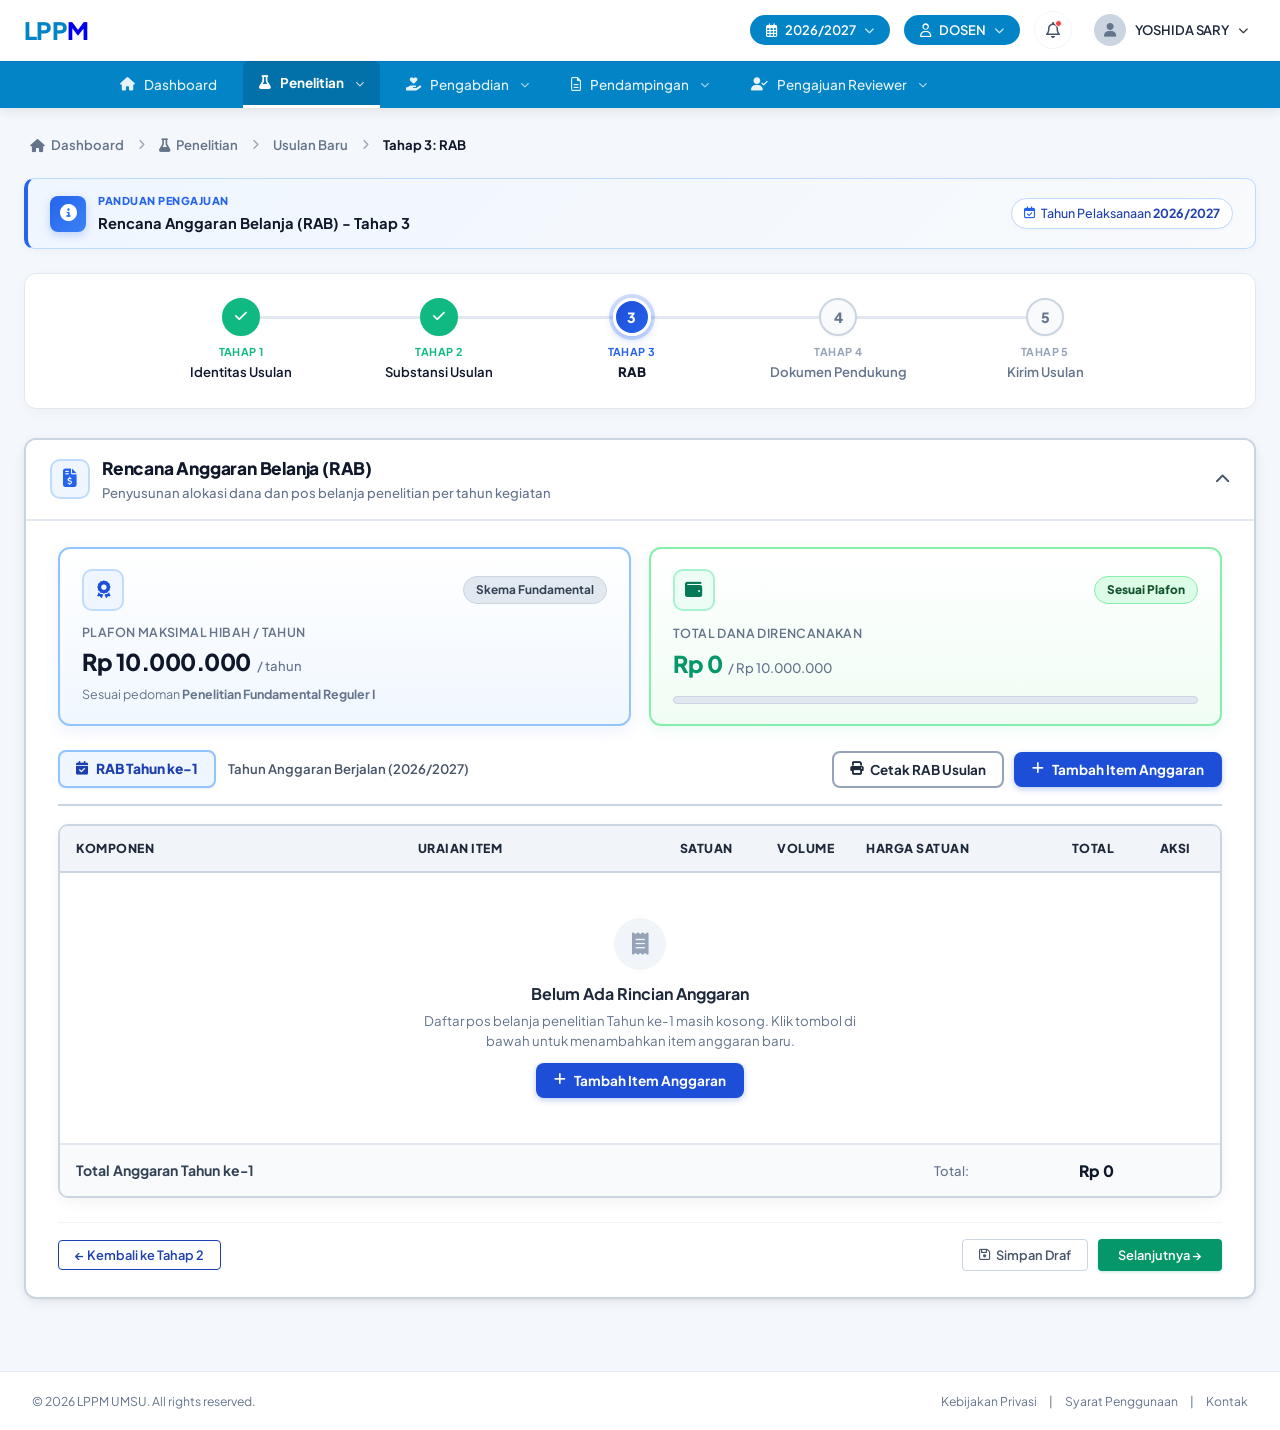
<file: rab.html>
<!DOCTYPE html>
<html lang="id">
<head>
  <meta charset="UTF-8">
  <meta name="viewport" content="width=device-width, initial-scale=1.0">
  <title>Tahap 3: Rencana Anggaran Belanja (RAB) - LPPM UMSU &amp; RisetMu</title>
  <meta name="description" content="Tahap 3 Rencana Anggaran Belanja Penelitian RisetMu LPPM UMSU">
  <!-- Google Fonts: Plus Jakarta Sans & Inter -->
  <link rel="preconnect" href="https://fonts.googleapis.com">
  <link rel="preconnect" href="https://fonts.gstatic.com" crossorigin>
  <link href="https://fonts.googleapis.com/css2?family=Plus+Jakarta+Sans:wght@400;500;600;700;800&family=Inter:wght@400;500;600;700&display=swap" rel="stylesheet">
  <!-- Font Awesome 6 Icons -->
  <link rel="stylesheet" href="https://cdnjs.cloudflare.com/ajax/libs/font-awesome/6.5.1/css/all.min.css">
  <!-- Stylesheets -->
  <link rel="stylesheet" href="css/style.css?v=14">
  <link rel="stylesheet" href="css/rab.css?v=4">
  <link rel="icon" href="data:image/svg+xml,<svg xmlns=%22http://www.w3.org/2000/svg%22 viewBox=%220 0 100 100%22><text y=%22.9em%22 font-size=%2290%22>🎓</text></svg>">
</head>
<body>

  <!-- TOP HEADER / NAVBAR -->
  <header class="top-header">
    <div class="header-container">
      <!-- Logo LPPM -->
      <a href="index.html" class="brand-logo" id="brand-logo" title="LPPM Home">
        <div class="brand-name">
          <span class="logo-riset">L<span class="logo-bulb-i">P</span>P</span><span class="logo-mu">M</span>
        </div>
      </a>

      <!-- Right Action Items -->
      <div class="header-actions">
        <!-- Academic Year Dropdown -->
        <div class="dropdown-wrapper">
          <button class="pill-btn nav-dropdown-btn" id="yearDropdownBtn" aria-expanded="false" title="Pilih Periode">
            <i class="fa-regular fa-calendar-days"></i>
            <span id="selectedYear">2026/2027</span>
            <i class="fa-solid fa-chevron-down arrow-icon"></i>
          </button>
          <div class="dropdown-menu" id="yearDropdownMenu">
            <div class="dropdown-item active" data-year="2026/2027"><i class="fa-solid fa-check"></i> 2026/2027 (Aktif)</div>
            <div class="dropdown-item" data-year="2025/2026">2025/2026</div>
            <div class="dropdown-item" data-year="2024/2025">2024/2025</div>
            <div class="dropdown-item" data-year="2023/2024">2023/2024</div>
          </div>
        </div>

        <!-- Role Dropdown -->
        <div class="dropdown-wrapper">
          <button class="pill-btn nav-dropdown-btn" id="roleDropdownBtn" aria-expanded="false" title="Ganti Peran">
            <i class="fa-regular fa-user"></i>
            <span id="selectedRole">DOSEN</span>
            <i class="fa-solid fa-chevron-down arrow-icon"></i>
          </button>
          <div class="dropdown-menu" id="roleDropdownMenu">
            <div class="dropdown-item active" data-role="DOSEN"><i class="fa-solid fa-check"></i> DOSEN</div>
            <div class="dropdown-item" data-role="REVIEWER">REVIEWER</div>
            <div class="dropdown-item" data-role="PIMPINAN">PIMPINAN</div>
            <div class="dropdown-item" data-role="ADMIN LPPM">ADMIN LPPM</div>
          </div>
        </div>

        <!-- Notification Bell -->
        <div class="dropdown-wrapper">
          <button class="icon-btn notif-btn" id="notifBtn" title="Notifikasi">
            <i class="fa-regular fa-bell"></i>
            <span class="notif-badge-dot"></span>
          </button>
          <div class="dropdown-menu notif-menu" id="notifMenu">
            <div class="notif-header">
              <span>Pemberitahuan</span>
              <span class="notif-tag">2 Baru</span>
            </div>
            <div class="notif-list">
              <div class="notif-item unread">
                <div class="notif-icon bg-blue"><i class="fa-solid fa-bullhorn"></i></div>
                <div class="notif-text">
                  <strong>Pengumuman Pendanaan 2026</strong>
                  <p>Administrasi pendanaan proposal penelitian telah resmi diumumkan.</p>
                  <small>Hari ini, 08:30 WIB</small>
                </div>
              </div>
            </div>
          </div>
        </div>

        <!-- User Profile Pill -->
        <div class="dropdown-wrapper">
          <button class="user-profile-btn" id="userProfileBtn" aria-expanded="false">
            <div class="user-avatar-circle">
              <i class="fa-solid fa-user"></i>
            </div>
            <span class="user-name">YOSHIDA SARY</span>
            <i class="fa-solid fa-chevron-down arrow-icon"></i>
          </button>
          <div class="dropdown-menu user-menu" id="userMenu">
            <div class="user-menu-header">
              <strong>Yoshida Sary, M.Kom.</strong>
              <small>NIDN: 0123456789</small>
            </div>
            <div class="dropdown-divider"></div>
            <a href="index.html#profil" class="dropdown-item"><i class="fa-regular fa-id-card"></i> Profil Lengkap</a>
            <div class="dropdown-divider"></div>
            <a href="javascript:void(0)" class="dropdown-item text-danger" onclick="showToast('Sesi tetap aktif')"><i class="fa-solid fa-arrow-right-from-bracket"></i> Keluar</a>
          </div>
        </div>
      </div>
    </div>
  </header>

  <!-- SUB NAVIGATION MENU -->
  <nav class="sub-nav">
    <div class="sub-nav-container">
      <ul class="nav-links">
        <li class="nav-item">
          <a href="index.html" class="nav-link" id="navDashboard">
            <i class="fa-solid fa-house"></i>
            <span>Dashboard</span>
          </a>
        </li>
        <li class="nav-item has-dropdown active">
          <a href="penelitian.html" class="nav-link">
            <i class="fa-solid fa-flask"></i>
            <span>Penelitian</span>
            <i class="fa-solid fa-chevron-down sub-arrow"></i>
          </a>
          <ul class="sub-dropdown">
            <li><a href="penelitian.html">Usulan Baru</a></li>
            <li><a href="#" onclick="showToast('Menu Laporan Kemajuan')">Laporan Kemajuan</a></li>
            <li><a href="#" onclick="showToast('Menu Laporan Akhir')">Laporan Akhir</a></li>
          </ul>
        </li>
        <li class="nav-item has-dropdown">
          <a href="#" class="nav-link">
            <i class="fa-solid fa-hand-holding-heart"></i>
            <span>Pengabdian</span>
            <i class="fa-solid fa-chevron-down sub-arrow"></i>
          </a>
        </li>
        <li class="nav-item has-dropdown">
          <a href="#" class="nav-link">
            <i class="fa-regular fa-file-lines"></i>
            <span>Pendampingan</span>
            <i class="fa-solid fa-chevron-down sub-arrow"></i>
          </a>
        </li>
        <li class="nav-item has-dropdown">
          <a href="#" class="nav-link">
            <i class="fa-solid fa-user-check"></i>
            <span>Pengajuan Reviewer</span>
            <i class="fa-solid fa-chevron-down sub-arrow"></i>
          </a>
        </li>
      </ul>
    </div>
  </nav>

  <!-- MAIN CONTAINER -->
  <main class="app-container">

    <!-- BREADCRUMB -->
    <nav class="breadcrumb-nav" aria-label="Breadcrumb">
      <ol class="breadcrumb-list">
        <li class="breadcrumb-item">
          <a href="index.html" class="breadcrumb-link">
            <i class="fa-solid fa-house"></i>
            <span>Dashboard</span>
          </a>
        </li>
        <li class="breadcrumb-separator">
          <i class="fa-solid fa-chevron-right"></i>
        </li>
        <li class="breadcrumb-item">
          <a href="penelitian.html" class="breadcrumb-link">
            <i class="fa-solid fa-flask"></i>
            <span>Penelitian</span>
          </a>
        </li>
        <li class="breadcrumb-separator">
          <i class="fa-solid fa-chevron-right"></i>
        </li>
        <li class="breadcrumb-item">
          <a href="usulan-baru.html" class="breadcrumb-link">
            <span>Usulan Baru</span>
          </a>
        </li>
        <li class="breadcrumb-separator">
          <i class="fa-solid fa-chevron-right"></i>
        </li>
        <li class="breadcrumb-item active" aria-current="page">
          <span>Tahap 3: RAB</span>
        </li>
      </ol>
    </nav>

    <!-- INFO BANNER (TAHAP 3) -->
    <div class="info-notification-bar">
      <div class="info-bar-left">
        <div class="info-icon-badge">
          <i class="fa-solid fa-circle-info"></i>
        </div>
        <div class="info-text-group">
          <span class="info-badge-tag">PANDUAN PENGAJUAN</span>
          <h4 class="info-title-text">Rencana Anggaran Belanja (RAB) - Tahap 3</h4>
        </div>
      </div>
      <div class="info-bar-right">
        <div class="info-periode-pill">
          <i class="fa-regular fa-calendar-check"></i>
          <span>Tahun Pelaksanaan <strong>2026/2027</strong></span>
        </div>
      </div>
    </div>

    <!-- STEPPER 5 TAHAPAN RISETMU (STEP 3 ACTIVE) -->
    <div class="stepper-progress-container">
      <div class="stepper-track stepper-track-step3">
        <div class="step-item completed" data-step="1" onclick="window.location.href='usulan-baru.html'" style="cursor: pointer;" title="Kembali ke Tahap 1">
          <div class="step-bubble">
            <i class="fa-solid fa-check" style="font-size: 0.85rem;"></i>
          </div>
          <div class="step-meta">
            <span class="step-sub">Tahap 1</span>
            <span class="step-label">Identitas Usulan</span>
          </div>
        </div>
        <div class="step-item completed" data-step="2" onclick="window.location.href='subtansi-usulan.html'" style="cursor: pointer;" title="Kembali ke Tahap 2">
          <div class="step-bubble">
            <i class="fa-solid fa-check" style="font-size: 0.85rem;"></i>
          </div>
          <div class="step-meta">
            <span class="step-sub">Tahap 2</span>
            <span class="step-label">Substansi Usulan</span>
          </div>
        </div>
        <div class="step-item active" data-step="3">
          <div class="step-bubble">
            <span class="step-num">3</span>
          </div>
          <div class="step-meta">
            <span class="step-sub">Tahap 3</span>
            <span class="step-label">RAB</span>
          </div>
        </div>
        <div class="step-item" data-step="4" onclick="window.location.href='dokumen-pendukung.html'" style="cursor: pointer;" title="Menuju ke Tahap 4: Dokumen Pendukung">
          <div class="step-bubble">
            <span class="step-num">4</span>
          </div>
          <div class="step-meta">
            <span class="step-sub">Tahap 4</span>
            <span class="step-label">Dokumen Pendukung</span>
          </div>
        </div>
        <div class="step-item" data-step="5">
          <div class="step-bubble">
            <span class="step-num">5</span>
          </div>
          <div class="step-meta">
            <span class="step-sub">Tahap 5</span>
            <span class="step-label">Kirim Usulan</span>
          </div>
        </div>
      </div>
    </div>

    <!-- ==================== RENCANA ANGGARAN BELANJA CARD ==================== -->
    <div class="rab-card-container">
      
      <!-- Collapsible Header -->
      <div class="rab-collapse-header" onclick="toggleRabCollapse()" title="Klik untuk ciutkan/bentangkan">
        <div class="rab-header-title-wrap">
          <div class="rab-header-badge">
            <i class="fa-solid fa-file-invoice-dollar"></i>
          </div>
          <div>
            <h3>Rencana Anggaran Belanja (RAB)</h3>
            <span class="rab-header-subtitle">Penyusunan alokasi dana dan pos belanja penelitian per tahun kegiatan</span>
          </div>
        </div>
        <i class="fa-solid fa-chevron-up collapse-icon" id="rabCollapseIcon"></i>
      </div>

      <!-- Card Body Content -->
      <div class="rab-card-body" id="rabCardBody">
        
        <!-- Ringkasan Anggaran (Summary Cards) -->
        <div class="rab-budget-summary">
          <!-- Card 1: Plafon Skema Hibah -->
          <div class="budget-stat-card card-scheme">
            <div class="budget-stat-top">
              <div class="budget-stat-icon-wrap icon-blue">
                <i class="fa-solid fa-award"></i>
              </div>
              <span class="budget-pill-subtle">Skema Fundamental</span>
            </div>
            <div class="budget-stat-main">
              <span class="budget-stat-label">Plafon Maksimal Hibah / Tahun</span>
              <div class="budget-stat-number">
                <span class="budget-val-main">Rp 10.000.000</span>
                <span class="budget-val-period">/ tahun</span>
              </div>
              <span class="budget-stat-desc">Sesuai pedoman <strong>Penelitian Fundamental Reguler I</strong></span>
            </div>
          </div>

          <!-- Card 2: Total Dana Direncanakan & Progress -->
          <div class="budget-stat-card card-planned">
            <div class="budget-stat-top">
              <div class="budget-stat-icon-wrap icon-emerald">
                <i class="fa-solid fa-wallet"></i>
              </div>
              <span class="budget-badge badge-safe" id="budgetStatusBadge">Sesuai Plafon</span>
            </div>
            <div class="budget-stat-main">
              <span class="budget-stat-label">Total Dana Direncanakan</span>
              <div class="budget-stat-number">
                <span class="budget-val-main font-emerald" id="alertTotalDirencanakan">Rp 0</span>
                <span class="budget-val-period">/ Rp 10.000.000</span>
              </div>
              <div class="budget-progress-track" title="Persentase alokasi dana">
                <div class="budget-progress-bar" id="budgetProgressBar" style="width: 0%;"></div>
              </div>
            </div>
          </div>
        </div>

        <!-- Toolbar: Pilihan Tahun & Aksi -->
        <div class="rab-toolbar">
          <div class="rab-year-tabs">
            <div class="rab-year-tab active">
              <i class="fa-solid fa-calendar-check"></i>
              <span>RAB Tahun ke-1</span>
            </div>
            <span class="rab-year-info">Tahun Anggaran Berjalan (2026/2027)</span>
          </div>

          <div class="rab-toolbar-actions">
            <button type="button" class="btn-rab-secondary" onclick="cetakRabUsulan()" title="Cetak atau Unduh Dokumen RAB">
              <i class="fa-solid fa-print"></i>
              <span>Cetak RAB Usulan</span>
            </button>
            
            <button type="button" class="btn-rab-primary" onclick="openModalTambahRab()">
              <i class="fa-solid fa-plus"></i>
              <span>Tambah Item Anggaran</span>
            </button>
          </div>
        </div>

        <!-- Data Table RAB -->
        <div class="rab-table-container">
          <table class="rab-table">
            <thead>
              <tr>
                <th style="min-width: 160px;">Komponen</th>
                <th>Uraian Item</th>
                <th style="text-align: center; width: 110px;">Satuan</th>
                <th style="text-align: center; width: 85px;">Volume</th>
                <th style="text-align: right; width: 135px;">Harga Satuan</th>
                <th style="text-align: right; width: 145px;">Total</th>
                <th style="text-align: center; width: 90px;">Aksi</th>
              </tr>
            </thead>
            <tbody id="rabTableBody">
              <!-- Rendered via js/rab.js -->
            </tbody>
            <tfoot>
              <tr>
                <td colspan="4" class="tfoot-label">
                  <span>Total Anggaran Tahun ke-1</span>
                </td>
                <td style="text-align: right; font-size: 0.82rem; color: #64748b; font-weight: 500;">Total:</td>
                <td style="text-align: right; font-weight: 800; font-size: 0.98rem; color: #0f172a;" id="tableTotalHarga">Rp 0</td>
                <td></td>
              </tr>
            </tfoot>
          </table>
        </div>

        <!-- Form Navigation Actions -->
        <div class="portal-footer-actions" style="margin-top: 1.5rem; display: flex; justify-content: space-between; align-items: center;">
          <button type="button" class="btn-portal-back" onclick="kembaliKeTahap2()">
            <span>&larr; Kembali ke Tahap 2</span>
          </button>
          
          <div style="display: flex; gap: 10px;">
            <button type="button" class="btn-portal-save" onclick="simpanDrafRab()">
              <i class="fa-regular fa-floppy-disk"></i>
              <span>Simpan Draf</span>
            </button>
            <button type="button" class="btn-portal-next" onclick="lanjutTahap4()">
              <span>Selanjutnya &rarr;</span>
            </button>
          </div>
        </div>

      </div>
    </div>

  </main>

  <!-- ==================== MODAL TAMBAH & EDIT RAB (MODERN FORM) ==================== -->
  <div class="modal-rab-backdrop" id="modalTambahRab" style="display: none;">
    <div class="modal-rab-dialog">
      
      <!-- Modal Header -->
      <div class="modal-rab-header">
        <div class="modal-rab-title-wrap">
          <div class="modal-rab-icon">
            <i class="fa-solid fa-pen-to-square"></i>
          </div>
          <div>
            <h4 id="modalRabTitle">Tambah RAB</h4>
            <span class="modal-rab-subtitle">Isi rincian pos belanja dan estimasi biaya kegiatan</span>
          </div>
        </div>
        <button type="button" class="modal-rab-close" onclick="closeModalRab()" title="Tutup Modal">&times;</button>
      </div>

      <!-- Modal Body -->
      <div class="modal-rab-body">
        
        <!-- Row 1: Tahun & Kelompok (2 Kolom) -->
        <div class="modal-form-grid-2">
          <div class="modal-field-group">
            <label for="modalRabTahun" class="modal-field-label">
              <i class="fa-regular fa-calendar"></i> Tahun Anggaran <span class="req-star">*</span>
            </label>
            <select id="modalRabTahun" class="modal-input-select">
              <option value="1" selected>Tahun ke-1</option>
              <option value="2">Tahun ke-2</option>
              <option value="3">Tahun ke-3</option>
            </select>
          </div>

          <div class="modal-field-group">
            <label for="modalRabKelompok" class="modal-field-label">
              <i class="fa-solid fa-layer-group"></i> Kelompok Anggaran <span class="req-star">*</span>
            </label>
            <select id="modalRabKelompok" class="modal-input-select" onchange="onKelompokChange()">
              <option value="Sewa Peralatan" selected>Sewa Peralatan</option>
              <option value="Bahan">Bahan</option>
              <option value="Pelaporan">Pelaporan</option>
              <option value="Analisis Data">Analisis Data</option>
              <option value="Pengumpulan Data">Pengumpulan Data</option>
            </select>
          </div>
        </div>

        <!-- Row 2: Komponen & Satuan (2 Kolom) -->
        <div class="modal-form-grid-2">
          <div class="modal-field-group">
            <label for="modalRabKomponen" class="modal-field-label">
              <i class="fa-solid fa-tags"></i> Komponen Belanja <span class="req-star">*</span>
            </label>
            <select id="modalRabKomponen" class="modal-input-select">
              <option value="">-Pilih-</option>
              <option value="Transport Penelitian">Transport Penelitian</option>
              <option value="Ruang Penunjang Penelitian">Ruang Penunjang Penelitian</option>
              <option value="Peralaran Penelitian" selected>Peralaran Penelitian</option>
              <option value="Kebun Percobaan">Kebun Percobaan</option>
              <option value="Obyek Penelitian">Obyek Penelitian</option>
            </select>
          </div>

          <div class="modal-field-group">
            <label for="modalRabSatuan" class="modal-field-label">
              <i class="fa-solid fa-ruler-combined"></i> Satuan <span class="req-star">*</span>
            </label>
            <select id="modalRabSatuan" class="modal-input-select">
              <option value="">-Pilih Satuan-</option>
              <option value="Paket">Paket</option>
              <option value="Unit">Unit</option>
              <option value="Bulan">Bulan</option>
              <option value="Hari">Hari</option>
              <option value="Orang/Hari">Orang/Hari</option>
              <option value="Orang/Bulan">Orang/Bulan</option>
              <option value="Kegiatan">Kegiatan</option>
              <option value="Orang/Kegiatan">Orang/Kegiatan</option>
              <option value="Sampel">Sampel</option>
              <option value="Rim">Rim</option>
              <option value="Pcs">Pcs</option>
              <option value="Set">Set</option>
            </select>
          </div>
        </div>

        <!-- Row 3: Item Belanja (Dropdown Pilihan) -->
        <div class="modal-field-group">
          <label for="modalRabItem" class="modal-field-label">
            <i class="fa-solid fa-list-check"></i> Item Belanja <span class="req-star">*</span>
          </label>
          <select id="modalRabItem" class="modal-input-select">
            <option value="">-Pilih-</option>
            <option value="Penginapan">Penginapan</option>
            <option value="Biaya Konsumsi">Biaya Konsumsi</option>
            <option value="HR Sekretariat/Administrasi Peneliti">HR Sekretariat/Administrasi Peneliti</option>
            <option value="Tiket">Tiket</option>
            <option value="Uang Harian Rapat di dalam Kantor">Uang Harian Rapat di dalam Kantor</option>
            <option value="HR Petugas Survei">HR Petugas Survei</option>
            <option value="FGD Persiapan Penelitian">FGD Persiapan Penelitian</option>
            <option value="HR Pembantu Lapangan">HR Pembantu Lapangan</option>
            <option value="Transport">Transport</option>
            <option value="HR Pembantu Peneliti">HR Pembantu Peneliti</option>
            <option value="Uang Harian Rapat di luar Kantor">Uang Harian Rapat di luar Kantor</option>
            <option value="Uang Harian">Uang Harian</option>
          </select>
        </div>

        <!-- Row 4: Kalkulasi Keuangan (Volume x Harga Satuan = Total) -->
        <div class="modal-calc-card">
          <div class="modal-calc-header">
            <i class="fa-solid fa-calculator"></i>
            <span>Perhitungan Biaya (Volume &times; Harga Satuan)</span>
          </div>
          
          <div class="modal-calc-grid">
            <!-- Volume -->
            <div class="modal-calc-col">
              <label for="modalRabVolume" class="modal-field-label">Volume</label>
              <input type="number" id="modalRabVolume" class="modal-input-text font-bold text-center" min="1" value="1" oninput="hitungModalRabTotal()">
            </div>

            <!-- Operator Kali -->
            <div class="calc-symbol">&times;</div>

            <!-- Harga Satuan -->
            <div class="modal-calc-col flex-1">
              <label for="modalRabHarga" class="modal-field-label">Harga Satuan (Rp)</label>
              <div class="input-prefix-box">
                <span class="input-prefix-label">Rp</span>
                <input type="number" id="modalRabHarga" class="modal-input-text input-with-prefix" min="0" placeholder="0" oninput="hitungModalRabTotal()">
              </div>
            </div>

            <!-- Operator Sama Dengan -->
            <div class="calc-symbol">=</div>

            <!-- Total Biaya (Card Highlight) -->
            <div class="modal-calc-col flex-1">
              <label for="modalRabTotal" class="modal-field-label">Total Biaya</label>
              <input type="text" id="modalRabTotal" class="modal-input-text calc-total-display" readonly value="Rp 0">
            </div>
          </div>
        </div>

      </div>

      <!-- Modal Footer -->
      <div class="modal-rab-footer">
        <button type="button" class="btn-modal-cancel" onclick="closeModalRab()">
          <i class="fa-solid fa-xmark"></i> Batal
        </button>
        <button type="button" class="btn-modal-save" onclick="simpanRabItem()">
          <i class="fa-solid fa-check"></i> Simpan
        </button>
      </div>

    </div>
  </div>

  <!-- FOOTER -->
  <footer class="site-footer">
    <div>&copy; 2026 LPPM UMSU. All rights reserved.</div>
    <div class="footer-links">
      <a href="javascript:void(0)">Kebijakan Privasi</a>
      <span>|</span>
      <a href="javascript:void(0)">Syarat Penggunaan</a>
      <span>|</span>
      <a href="javascript:void(0)">Kontak</a>
    </div>
  </footer>

  <script src="js/app.js"></script>
  <script src="js/rab.js?v=3"></script>
</body>
</html>
</file>
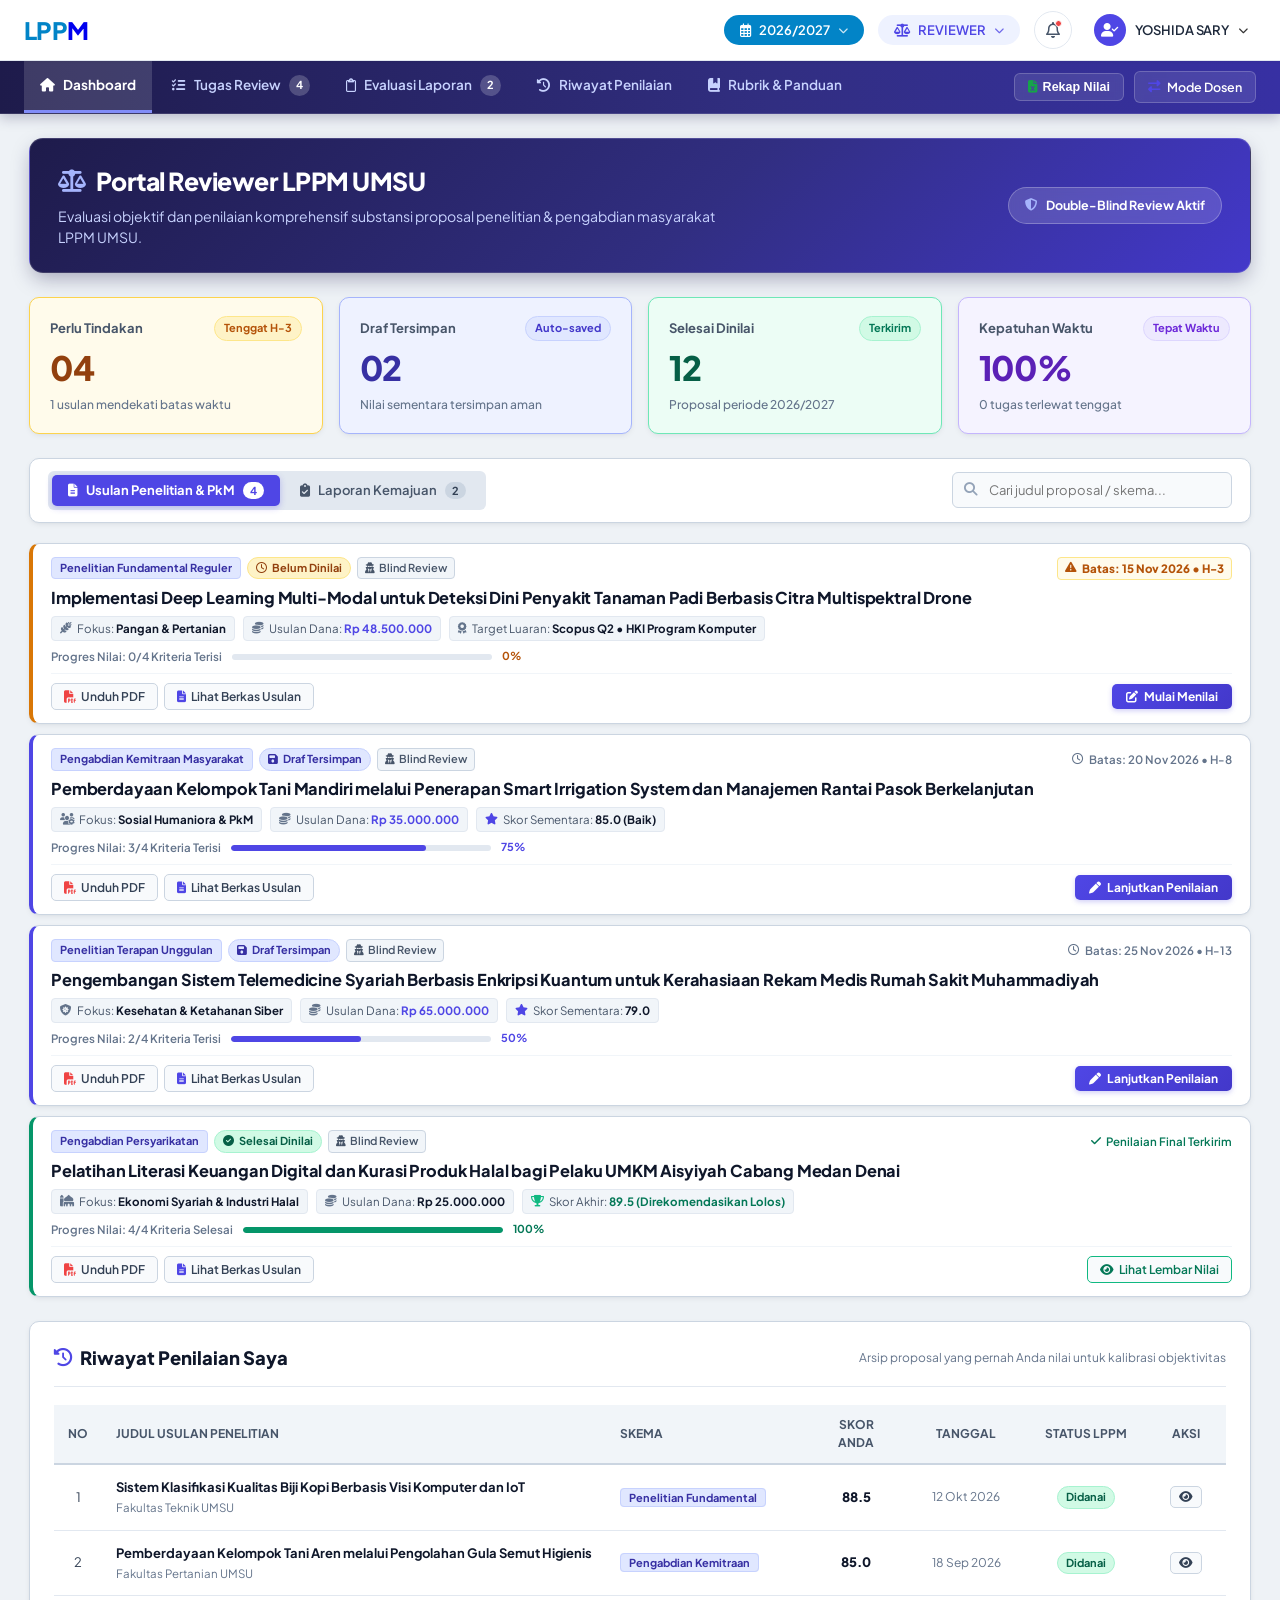
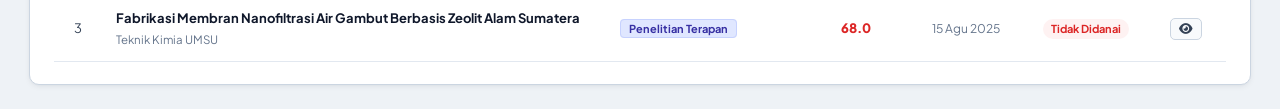
<file: reviewer.html>
<!DOCTYPE html>
<html lang="id">
<head>
  <meta charset="UTF-8">
  <meta name="viewport" content="width=device-width, initial-scale=1.0">
  <title>Portal Reviewer - LPPM UMSU &amp; RisetMu</title>
  <meta name="description" content="Portal Penilaian Proposal &amp; Evaluasi Laporan RisetMu LPPM UMSU">

  <!-- Google Fonts: Plus Jakarta Sans -->
  <link rel="preconnect" href="https://fonts.googleapis.com">
  <link rel="preconnect" href="https://fonts.gstatic.com" crossorigin>
  <link href="https://fonts.googleapis.com/css2?family=Plus+Jakarta+Sans:wght@400;500;600;700;800&display=swap" rel="stylesheet">

  <!-- Font Awesome 6 Icons -->
  <link rel="stylesheet" href="https://cdnjs.cloudflare.com/ajax/libs/font-awesome/6.5.1/css/all.min.css">

  <!-- Base & Reviewer Minimalist Stylesheets -->
  <link rel="stylesheet" href="css/style.css?v=28">
  <link rel="stylesheet" href="css/reviewer.css?v=7">
  <link rel="icon" href="data:image/svg+xml,<svg xmlns=%22http://www.w3.org/2000/svg%22 viewBox=%220 0 100 100%22><text y=%22.9em%22 font-size=%2290%22>⚖️</text></svg>">
</head>
<body>

  <!-- TOP HEADER / NAVBAR -->
  <header class="top-header">
    <div class="header-container">
      <!-- Logo LPPM -->
      <a href="index.html" class="brand-logo" id="brand-logo" title="LPPM Home">
        <div class="brand-name">
          <span class="logo-riset">L<span class="logo-bulb-i">P</span>P</span><span class="logo-mu">M</span>
        </div>
      </a>

      <!-- Right Action Items -->
      <div class="header-actions">
        <!-- Academic Year Dropdown -->
        <div class="dropdown-wrapper">
          <button class="pill-btn nav-dropdown-btn" id="yearDropdownBtn" aria-expanded="false" title="Pilih Periode">
            <i class="fa-regular fa-calendar-days"></i>
            <span id="selectedYear">2026/2027</span>
            <i class="fa-solid fa-chevron-down arrow-icon"></i>
          </button>
          <div class="dropdown-menu" id="yearDropdownMenu">
            <div class="dropdown-item active" data-year="2026/2027"><i class="fa-solid fa-check"></i> 2026/2027 (Aktif)</div>
            <div class="dropdown-item" data-year="2025/2026">2025/2026</div>
            <div class="dropdown-item" data-year="2024/2025">2024/2025</div>
          </div>
        </div>

        <!-- Role Dropdown with Active Reviewer Role -->
        <div class="dropdown-wrapper">
          <button class="pill-btn nav-dropdown-btn" id="roleDropdownBtn" aria-expanded="false" title="Ganti Peran" style="border-color: #c7d2fe; color: #4f46e5; background: #eef2ff;">
            <i class="fa-solid fa-scale-balanced"></i>
            <span id="selectedRole">REVIEWER</span>
            <i class="fa-solid fa-chevron-down arrow-icon"></i>
          </button>
          <div class="dropdown-menu" id="roleDropdownMenu">
            <div class="dropdown-item" data-role="DOSEN">DOSEN</div>
            <div class="dropdown-item active" data-role="REVIEWER"><i class="fa-solid fa-check"></i> REVIEWER</div>
            <div class="dropdown-item" data-role="PIMPINAN">PIMPINAN</div>
            <div class="dropdown-item" data-role="ADMIN LPPM">ADMIN LPPM</div>
          </div>
        </div>

        <!-- Notification Bell -->
        <div class="dropdown-wrapper">
          <button class="icon-btn notif-btn" id="notifBtn" title="Notifikasi Reviewer">
            <i class="fa-regular fa-bell"></i>
            <span class="notif-badge-dot"></span>
          </button>
          <div class="dropdown-menu notif-menu" id="notifMenu">
            <div class="notif-header">
              <span>Pemberitahuan Reviewer</span>
              <span class="notif-tag">2 Baru</span>
            </div>
            <div class="notif-list">
              <div class="notif-item unread">
                <div class="notif-icon" style="background: #fffbeb; color: #b45309;"><i class="fa-solid fa-clock"></i></div>
                <div class="notif-text">
                  <strong>Tenggat Review H-3</strong>
                  <p>Usulan "Deep Learning Padi" batas penilaian 15 Nov 2026.</p>
                  <small>1 jam lalu</small>
                </div>
              </div>
              <div class="notif-item unread">
                <div class="notif-icon" style="background: #eef2ff; color: #4f46e5;"><i class="fa-solid fa-file-signature"></i></div>
                <div class="notif-text">
                  <strong>Penugasan Reviewer 1</strong>
                  <p>LPPM menugaskan Anda untuk skema Riset Terapan.</p>
                  <small>Kemarin</small>
                </div>
              </div>
            </div>
          </div>
        </div>

        <!-- User Profile Pill -->
        <div class="dropdown-wrapper">
          <button class="user-profile-btn" id="userProfileBtn" aria-expanded="false">
            <div class="user-avatar-circle" style="background: #4f46e5; color: #ffffff;">
              <i class="fa-solid fa-user-check"></i>
            </div>
            <span class="user-name">YOSHIDA SARY</span>
            <i class="fa-solid fa-chevron-down arrow-icon"></i>
          </button>
          <div class="dropdown-menu user-menu" id="userMenu">
            <div class="user-menu-header">
              <strong>Yoshida Sary, M.Kom.</strong>
              <small>NIDN: 0123456789 &bull; Reviewer RisetMu</small>
            </div>
            <div class="dropdown-divider"></div>
            <a href="index.html" class="dropdown-item"><i class="fa-solid fa-house"></i> Portal Dosen</a>
            <a href="penelitian.html" class="dropdown-item"><i class="fa-solid fa-flask"></i> Riwayat Riset Saya</a>
            <div class="dropdown-divider"></div>
            <a href="index.html" class="dropdown-item text-danger"><i class="fa-solid fa-arrow-right-from-bracket"></i> Keluar</a>
          </div>
        </div>
      </div>
    </div>
  </header>

  <!-- SUB-NAVBAR REVIEWER TABS -->
  <nav class="reviewer-subnav-bar">
    <div class="reviewer-subnav-container">
      <div class="reviewer-subnav-tabs">
        <a href="reviewer.html" class="subnav-tab-link active" id="subnavDashboard" onclick="setActiveSubnavTab(this)">
          <i class="fa-solid fa-house"></i>
          <span>Dashboard</span>
        </a>
        <a href="#tugasReviewSection" class="subnav-tab-link" id="subnavTugas" onclick="setActiveSubnavTab(this); switchFilter('usulan')">
          <i class="fa-solid fa-list-check"></i>
          <span>Tugas Review</span>
          <span class="subnav-tab-badge">4</span>
        </a>
        <a href="#tugasReviewSection" class="subnav-tab-link" id="subnavLaporan" onclick="setActiveSubnavTab(this); switchFilter('laporan')">
          <i class="fa-regular fa-clipboard"></i>
          <span>Evaluasi Laporan</span>
          <span class="subnav-tab-badge">2</span>
        </a>
        <a href="#riwayatReviewSection" class="subnav-tab-link" id="subnavRiwayat" onclick="setActiveSubnavTab(this)">
          <i class="fa-solid fa-clock-rotate-left"></i>
          <span>Riwayat Penilaian</span>
        </a>
        <a href="javascript:void(0)" class="subnav-tab-link" onclick="openModalPanduanRubrik()">
          <i class="fa-solid fa-book-bookmark"></i>
          <span>Rubrik &amp; Panduan</span>
        </a>
      </div>

      <div class="reviewer-subnav-actions">
        <button type="button" class="btn-subnav-action" onclick="showToast('Mengunduh rekap lembar nilai Excel...', 'success')">
          <i class="fa-solid fa-file-excel" style="color: #16a34a;"></i>
          <span>Rekap Nilai</span>
        </button>
        <a href="index.html" class="btn-subnav-action" title="Beralih ke tampilan Dosen">
          <i class="fa-solid fa-right-left" style="color: #4f46e5;"></i>
          <span>Mode Dosen</span>
        </a>
      </div>
    </div>
  </nav>

  <!-- MAIN CONTAINER -->
  <main class="app-container" style="max-width: 1280px; margin: 24px auto; padding: 0 24px;">

    <!-- RICH CONTRAST HERO BANNER (MIDNIGHT INDIGO) -->
    <div class="reviewer-hero-card">
      <div class="reviewer-hero-left">
        <h1>
          <i class="fa-solid fa-scale-balanced" style="color: #a5b4fc; font-size: 1.4rem;"></i>
          Portal Reviewer LPPM UMSU
        </h1>
        <p>Evaluasi objektif dan penilaian komprehensif substansi proposal penelitian &amp; pengabdian masyarakat LPPM UMSU.</p>
      </div>

      <div class="hero-pill-badge">
        <i class="fa-solid fa-shield-halved" style="color: #a5b4fc;"></i>
        <span>Double-Blind Review Aktif</span>
      </div>
    </div>

    <!-- 4-STAT TINTED METRICS GRID (NOT ALL WHITE) -->
    <section class="reviewer-metrics-grid">
      <!-- Card 1 -->
      <div class="reviewer-metric-card card-amber">
        <div class="metric-top-row">
          <span class="metric-label-text">Perlu Tindakan</span>
          <span class="metric-pill-tag amber">Tenggat H-3</span>
        </div>
        <div class="metric-value-number">04</div>
        <span class="metric-sub-note">1 usulan mendekati batas waktu</span>
      </div>

      <!-- Card 2 -->
      <div class="reviewer-metric-card card-indigo">
        <div class="metric-top-row">
          <span class="metric-label-text">Draf Tersimpan</span>
          <span class="metric-pill-tag indigo">Auto-saved</span>
        </div>
        <div class="metric-value-number">02</div>
        <span class="metric-sub-note">Nilai sementara tersimpan aman</span>
      </div>

      <!-- Card 3 -->
      <div class="reviewer-metric-card card-emerald">
        <div class="metric-top-row">
          <span class="metric-label-text">Selesai Dinilai</span>
          <span class="metric-pill-tag emerald">Terkirim</span>
        </div>
        <div class="metric-value-number">12</div>
        <span class="metric-sub-note">Proposal periode 2026/2027</span>
      </div>

      <!-- Card 4 -->
      <div class="reviewer-metric-card card-violet">
        <div class="metric-top-row">
          <span class="metric-label-text">Kepatuhan Waktu</span>
          <span class="metric-pill-tag slate">Tepat Waktu</span>
        </div>
        <div class="metric-value-number">100%</div>
        <span class="metric-sub-note">0 tugas terlewat tenggat</span>
      </div>
    </section>

    <!-- TASK FILTER BAR & SEARCH -->
    <div class="reviewer-filter-bar" id="tugasReviewSection">
      <div class="reviewer-segmented-control">
        <button type="button" class="segmented-btn active" data-filter="usulan" onclick="switchFilter('usulan')">
          <i class="fa-solid fa-file-lines"></i>
          <span>Usulan Penelitian &amp; PkM</span>
          <span class="segmented-badge">4</span>
        </button>
        <button type="button" class="segmented-btn" data-filter="laporan" onclick="switchFilter('laporan')">
          <i class="fa-solid fa-clipboard-check"></i>
          <span>Laporan Kemajuan</span>
          <span class="segmented-badge">2</span>
        </button>
      </div>

      <div class="reviewer-search-box">
        <i class="fa-solid fa-magnifying-glass"></i>
        <input type="text" id="searchTaskInput" placeholder="Cari judul proposal / skema..." oninput="handleTaskSearch(this.value)">
      </div>
    </div>

    <!-- LIST OF PROPOSALS (MINIMALIST & CLEAN) -->
    <div class="review-items-container" id="reviewUsulanList">
      
      <!-- PROPOSAL 1: Belum Dinilai (Urgent H-3) -->
      <div class="proposal-clean-card urgent">
        <div class="card-top-meta">
          <div class="meta-badges-left">
            <span class="pill-scheme">Penelitian Fundamental Reguler</span>
            <span class="pill-status pending"><i class="fa-regular fa-clock"></i> Belum Dinilai</span>
            <span class="pill-blind"><i class="fa-solid fa-user-secret"></i> Blind Review</span>
          </div>
          <span class="card-deadline-text urgent">
            <i class="fa-solid fa-triangle-exclamation"></i> Batas: 15 Nov 2026 &bull; H-3
          </span>
        </div>

        <h3 class="proposal-title-heading">
          Implementasi Deep Learning Multi-Modal untuk Deteksi Dini Penyakit Tanaman Padi Berbasis Citra Multispektral Drone
        </h3>

        <div class="proposal-specs-row">
          <div class="spec-item">
            <i class="fa-solid fa-wheat-awn" style="color: #64748b;"></i>
            <span>Fokus: <strong>Pangan &amp; Pertanian</strong></span>
          </div>
          <div class="spec-item">
            <i class="fa-solid fa-coins" style="color: #64748b;"></i>
            <span>Usulan Dana: <strong style="color: #4f46e5;">Rp 48.500.000</strong></span>
          </div>
          <div class="spec-item">
            <i class="fa-solid fa-award" style="color: #64748b;"></i>
            <span>Target Luaran: <strong>Scopus Q2 &bull; HKI Program Komputer</strong></span>
          </div>
        </div>

        <div class="compact-progress-row">
          <span class="compact-progress-label">Progres Nilai: 0/4 Kriteria Terisi</span>
          <div class="compact-progress-bar">
            <div class="compact-progress-fill amber" style="width: 0%;"></div>
          </div>
          <span style="font-size: 11px; font-weight: 700; color: #b45309;">0%</span>
        </div>

        <div class="card-action-footer">
          <div class="action-left-btns">
            <button type="button" class="btn-ghost-rev" onclick="showToast('Mengunduh Berkas Proposal PDF...', 'success')">
              <i class="fa-solid fa-file-pdf" style="color: #ef4444;"></i>
              <span>Unduh PDF</span>
            </button>
            <button type="button" class="btn-ghost-rev" onclick="openModalPenilaian(1, 'dossier')">
              <i class="fa-solid fa-file-lines" style="color: #4f46e5;"></i>
              <span>Lihat Berkas Usulan</span>
            </button>
          </div>
          <button type="button" class="btn-primary-rev" onclick="openModalPenilaian(1, 'scoring')">
            <i class="fa-solid fa-pen-to-square"></i>
            <span>Mulai Menilai</span>
          </button>
        </div>
      </div>

      <!-- PROPOSAL 2: Draf Tersimpan (75%) -->
      <div class="proposal-clean-card in-progress">
        <div class="card-top-meta">
          <div class="meta-badges-left">
            <span class="pill-scheme">Pengabdian Kemitraan Masyarakat</span>
            <span class="pill-status draft"><i class="fa-solid fa-floppy-disk"></i> Draf Tersimpan</span>
            <span class="pill-blind"><i class="fa-solid fa-user-secret"></i> Blind Review</span>
          </div>
          <span class="card-deadline-text">
            <i class="fa-regular fa-clock"></i> Batas: 20 Nov 2026 &bull; H-8
          </span>
        </div>

        <h3 class="proposal-title-heading">
          Pemberdayaan Kelompok Tani Mandiri melalui Penerapan Smart Irrigation System dan Manajemen Rantai Pasok Berkelanjutan
        </h3>

        <div class="proposal-specs-row">
          <div class="spec-item">
            <i class="fa-solid fa-users-gear" style="color: #64748b;"></i>
            <span>Fokus: <strong>Sosial Humaniora &amp; PkM</strong></span>
          </div>
          <div class="spec-item">
            <i class="fa-solid fa-coins" style="color: #64748b;"></i>
            <span>Usulan Dana: <strong style="color: #4f46e5;">Rp 35.000.000</strong></span>
          </div>
          <div class="spec-item">
            <i class="fa-solid fa-star" style="color: #4f46e5;"></i>
            <span>Skor Sementara: <strong>85.0 (Baik)</strong></span>
          </div>
        </div>

        <div class="compact-progress-row">
          <span class="compact-progress-label">Progres Nilai: 3/4 Kriteria Terisi</span>
          <div class="compact-progress-bar">
            <div class="compact-progress-fill indigo" style="width: 75%;"></div>
          </div>
          <span style="font-size: 11px; font-weight: 700; color: #4f46e5;">75%</span>
        </div>

        <div class="card-action-footer">
          <div class="action-left-btns">
            <button type="button" class="btn-ghost-rev" onclick="showToast('Mengunduh Berkas Proposal PDF...', 'success')">
              <i class="fa-solid fa-file-pdf" style="color: #ef4444;"></i>
              <span>Unduh PDF</span>
            </button>
            <button type="button" class="btn-ghost-rev" onclick="openModalPenilaian(2, 'dossier')">
              <i class="fa-solid fa-file-lines" style="color: #4f46e5;"></i>
              <span>Lihat Berkas Usulan</span>
            </button>
          </div>
          <button type="button" class="btn-primary-rev" onclick="openModalPenilaian(2, 'scoring')">
            <i class="fa-solid fa-pen"></i>
            <span>Lanjutkan Penilaian</span>
          </button>
        </div>
      </div>

      <!-- PROPOSAL 3: Draf Tersimpan (50%) -->
      <div class="proposal-clean-card in-progress">
        <div class="card-top-meta">
          <div class="meta-badges-left">
            <span class="pill-scheme">Penelitian Terapan Unggulan</span>
            <span class="pill-status draft"><i class="fa-solid fa-floppy-disk"></i> Draf Tersimpan</span>
            <span class="pill-blind"><i class="fa-solid fa-user-secret"></i> Blind Review</span>
          </div>
          <span class="card-deadline-text">
            <i class="fa-regular fa-clock"></i> Batas: 25 Nov 2026 &bull; H-13
          </span>
        </div>

        <h3 class="proposal-title-heading">
          Pengembangan Sistem Telemedicine Syariah Berbasis Enkripsi Kuantum untuk Kerahasiaan Rekam Medis Rumah Sakit Muhammadiyah
        </h3>

        <div class="proposal-specs-row">
          <div class="spec-item">
            <i class="fa-solid fa-shield-virus" style="color: #64748b;"></i>
            <span>Fokus: <strong>Kesehatan &amp; Ketahanan Siber</strong></span>
          </div>
          <div class="spec-item">
            <i class="fa-solid fa-coins" style="color: #64748b;"></i>
            <span>Usulan Dana: <strong style="color: #4f46e5;">Rp 65.000.000</strong></span>
          </div>
          <div class="spec-item">
            <i class="fa-solid fa-star" style="color: #4f46e5;"></i>
            <span>Skor Sementara: <strong>79.0</strong></span>
          </div>
        </div>

        <div class="compact-progress-row">
          <span class="compact-progress-label">Progres Nilai: 2/4 Kriteria Terisi</span>
          <div class="compact-progress-bar">
            <div class="compact-progress-fill indigo" style="width: 50%;"></div>
          </div>
          <span style="font-size: 11px; font-weight: 700; color: #4f46e5;">50%</span>
        </div>

        <div class="card-action-footer">
          <div class="action-left-btns">
            <button type="button" class="btn-ghost-rev" onclick="showToast('Mengunduh Berkas Proposal PDF...', 'success')">
              <i class="fa-solid fa-file-pdf" style="color: #ef4444;"></i>
              <span>Unduh PDF</span>
            </button>
            <button type="button" class="btn-ghost-rev" onclick="openModalPenilaian(3, 'dossier')">
              <i class="fa-solid fa-file-lines" style="color: #4f46e5;"></i>
              <span>Lihat Berkas Usulan</span>
            </button>
          </div>
          <button type="button" class="btn-primary-rev" onclick="openModalPenilaian(3, 'scoring')">
            <i class="fa-solid fa-pen"></i>
            <span>Lanjutkan Penilaian</span>
          </button>
        </div>
      </div>

      <!-- PROPOSAL 4: Selesai Dinilai (100%) -->
      <div class="proposal-clean-card completed">
        <div class="card-top-meta">
          <div class="meta-badges-left">
            <span class="pill-scheme">Pengabdian Persyarikatan</span>
            <span class="pill-status done"><i class="fa-solid fa-circle-check"></i> Selesai Dinilai</span>
            <span class="pill-blind"><i class="fa-solid fa-user-secret"></i> Blind Review</span>
          </div>
          <span class="card-deadline-text" style="color: #047857;">
            <i class="fa-solid fa-check"></i> Penilaian Final Terkirim
          </span>
        </div>

        <h3 class="proposal-title-heading">
          Pelatihan Literasi Keuangan Digital dan Kurasi Produk Halal bagi Pelaku UMKM Aisyiyah Cabang Medan Denai
        </h3>

        <div class="proposal-specs-row">
          <div class="spec-item">
            <i class="fa-solid fa-mosque" style="color: #64748b;"></i>
            <span>Fokus: <strong>Ekonomi Syariah &amp; Industri Halal</strong></span>
          </div>
          <div class="spec-item">
            <i class="fa-solid fa-coins" style="color: #64748b;"></i>
            <span>Usulan Dana: <strong>Rp 25.000.000</strong></span>
          </div>
          <div class="spec-item">
            <i class="fa-solid fa-trophy" style="color: #10b981;"></i>
            <span>Skor Akhir: <strong style="color: #047857;">89.5 (Direkomendasikan Lolos)</strong></span>
          </div>
        </div>

        <div class="compact-progress-row">
          <span class="compact-progress-label">Progres Nilai: 4/4 Kriteria Selesai</span>
          <div class="compact-progress-bar">
            <div class="compact-progress-fill emerald" style="width: 100%;"></div>
          </div>
          <span style="font-size: 11px; font-weight: 700; color: #047857;">100%</span>
        </div>

        <div class="card-action-footer">
          <div class="action-left-btns">
            <button type="button" class="btn-ghost-rev" onclick="showToast('Mengunduh Berkas Proposal PDF...', 'success')">
              <i class="fa-solid fa-file-pdf" style="color: #ef4444;"></i>
              <span>Unduh PDF</span>
            </button>
            <button type="button" class="btn-ghost-rev" onclick="openModalPenilaian(4, 'dossier')">
              <i class="fa-solid fa-file-lines" style="color: #4f46e5;"></i>
              <span>Lihat Berkas Usulan</span>
            </button>
          </div>
          <button type="button" class="btn-ghost-rev" onclick="openModalPenilaian(4, 'scoring')" style="border-color: #10b981; color: #047857;">
            <i class="fa-solid fa-eye"></i>
            <span>Lihat Lembar Nilai</span>
          </button>
        </div>
      </div>

    </div>

    <!-- LIST EVALUASI LAPORAN KEMAJUAN (Tersembunyi Awal) -->
    <div class="review-items-container" id="evaluasiLaporanList" style="display: none;">
      
      <!-- Laporan Item 1 -->
      <div class="proposal-clean-card in-progress">
        <div class="card-top-meta">
          <div class="meta-badges-left">
            <span class="pill-scheme">Laporan Kemajuan Penelitian 2026</span>
            <span class="pill-status draft"><i class="fa-solid fa-floppy-disk"></i> Draf Evaluasi</span>
          </div>
          <span class="card-deadline-text">Batas: 28 Nov 2026</span>
        </div>

        <h3 class="proposal-title-heading">
          Laporan Kemajuan: Model Prediksi Ketahanan Pangan Sumatera Utara dengan Pendekatan Spatial Econometrics
        </h3>

        <div class="proposal-specs-row">
          <div class="spec-item">Ketua: <strong>Prof. Dr. Ir. M. Nasution, M.Sc</strong></div>
          <div class="spec-item">Realisasi Anggaran: <strong>Rp 35.000.000 (70%)</strong></div>
          <div class="spec-item">Capaian: <strong>Draf Jurnal SINTA 2</strong></div>
        </div>

        <div class="card-action-footer">
          <button type="button" class="btn-ghost-rev" onclick="showToast('Mengunduh Laporan Kemajuan PDF...', 'success')">
            <i class="fa-solid fa-file-pdf" style="color: #ef4444;"></i> Unduh Laporan
          </button>
          <button type="button" class="btn-primary-rev" onclick="showToast('Membuka formulir evaluasi laporan kemajuan...')">
            <i class="fa-solid fa-pen"></i> Lanjutkan Evaluasi
          </button>
        </div>
      </div>

      <!-- Laporan Item 2 -->
      <div class="proposal-clean-card urgent">
        <div class="card-top-meta">
          <div class="meta-badges-left">
            <span class="pill-scheme">Laporan Akhir Pengabdian 2026</span>
            <span class="pill-status pending"><i class="fa-regular fa-clock"></i> Belum Dievaluasi</span>
          </div>
          <span class="card-deadline-text urgent">Batas: 30 Nov 2026</span>
        </div>

        <h3 class="proposal-title-heading">
          Laporan Akhir: Penerapan Mesin Pengering Gabah Tenaga Surya pada Gapoktan Sinar Tani Langkat
        </h3>

        <div class="proposal-specs-row">
          <div class="spec-item">Ketua: <strong>Dr. Hendra Cipta, S.T., M.T.</strong></div>
          <div class="spec-item">Realisasi Dana: <strong>Rp 40.000.000 (100%)</strong></div>
          <div class="spec-item">Luaran: <strong>Video Dokumenter &amp; Media Cetak</strong></div>
        </div>

        <div class="card-action-footer">
          <button type="button" class="btn-ghost-rev" onclick="showToast('Mengunduh Laporan Akhir PDF...', 'success')">
            <i class="fa-solid fa-file-pdf" style="color: #ef4444;"></i> Unduh Laporan
          </button>
          <button type="button" class="btn-primary-rev" onclick="showToast('Membuka evaluasi laporan akhir...')">
            <i class="fa-solid fa-pen-to-square"></i> Mulai Evaluasi
          </button>
        </div>
      </div>

    </div>

    <!-- RIWAYAT PENILAIAN PANEL (MINIMAL DATA TABLE) -->
    <section class="riwayat-section-panel" id="riwayatReviewSection">
      <div class="riwayat-header">
        <h3>
          <i class="fa-solid fa-clock-rotate-left" style="color: #4f46e5;"></i>
          Riwayat Penilaian Saya
        </h3>
        <span style="font-size: 12px; color: #64748b;">Arsip proposal yang pernah Anda nilai untuk kalibrasi objektivitas</span>
      </div>

      <div style="overflow-x: auto;">
        <table class="clean-table" id="tabelRiwayatReview">
          <thead>
            <tr>
              <th style="width: 40px; text-align: center;">No</th>
              <th>Judul Usulan Penelitian</th>
              <th style="width: 200px;">Skema</th>
              <th style="width: 100px; text-align: center;">Skor Anda</th>
              <th style="width: 120px; text-align: center;">Tanggal</th>
              <th style="width: 120px; text-align: center;">Status LPPM</th>
              <th style="width: 80px; text-align: center;">Aksi</th>
            </tr>
          </thead>
          <tbody>
            <tr>
              <td style="text-align: center;">1</td>
              <td>
                <strong style="color: #0f172a;">Sistem Klasifikasi Kualitas Biji Kopi Berbasis Visi Komputer dan IoT</strong>
                <div style="font-size: 11.5px; color: #64748b; margin-top: 2px;">Fakultas Teknik UMSU</div>
              </td>
              <td><span class="pill-scheme">Penelitian Fundamental</span></td>
              <td style="text-align: center; font-weight: 800; color: #0f172a;">88.5</td>
              <td style="text-align: center; color: #64748b; font-size: 12px;">12 Okt 2026</td>
              <td style="text-align: center;"><span class="pill-status done">Didanai</span></td>
              <td style="text-align: center;">
                <button type="button" class="btn-ghost-rev" onclick="openModalPenilaian(4, 'scoring')" style="padding: 4px 8px;">
                  <i class="fa-solid fa-eye"></i>
                </button>
              </td>
            </tr>
            <tr>
              <td style="text-align: center;">2</td>
              <td>
                <strong style="color: #0f172a;">Pemberdayaan Kelompok Tani Aren melalui Pengolahan Gula Semut Higienis</strong>
                <div style="font-size: 11.5px; color: #64748b; margin-top: 2px;">Fakultas Pertanian UMSU</div>
              </td>
              <td><span class="pill-scheme">Pengabdian Kemitraan</span></td>
              <td style="text-align: center; font-weight: 800; color: #0f172a;">85.0</td>
              <td style="text-align: center; color: #64748b; font-size: 12px;">18 Sep 2026</td>
              <td style="text-align: center;"><span class="pill-status done">Didanai</span></td>
              <td style="text-align: center;">
                <button type="button" class="btn-ghost-rev" onclick="showToast('Membuka lembar arsip nilai...')" style="padding: 4px 8px;">
                  <i class="fa-solid fa-eye"></i>
                </button>
              </td>
            </tr>
            <tr>
              <td style="text-align: center;">3</td>
              <td>
                <strong style="color: #0f172a;">Fabrikasi Membran Nanofiltrasi Air Gambut Berbasis Zeolit Alam Sumatera</strong>
                <div style="font-size: 11.5px; color: #64748b; margin-top: 2px;">Teknik Kimia UMSU</div>
              </td>
              <td><span class="pill-scheme">Penelitian Terapan</span></td>
              <td style="text-align: center; font-weight: 800; color: #dc2626;">68.0</td>
              <td style="text-align: center; color: #64748b; font-size: 12px;">15 Agu 2025</td>
              <td style="text-align: center;"><span class="pill-status" style="background: #fef2f2; color: #dc2626;">Tidak Didanai</span></td>
              <td style="text-align: center;">
                <button type="button" class="btn-ghost-rev" onclick="showToast('Membuka lembar arsip nilai...')" style="padding: 4px 8px;">
                  <i class="fa-solid fa-eye"></i>
                </button>
              </td>
            </tr>
          </tbody>
        </table>
      </div>
    </section>

  </main>

  <!-- ================================================================= -->
  <!-- MODAL 1: TABBED DOSSIER & SCORING MODAL (MINIMALIST & USER-FRIENDLY) -->
  <!-- ================================================================= -->
  <div class="modal-backdrop" id="modalPenilaian" style="display: none;">
    <div class="modal-dialog-clean">
      
      <!-- Modal Header -->
      <div class="modal-header-clean">
        <div style="display: flex; align-items: center; gap: 10px;">
          <div style="width: 32px; height: 32px; border-radius: 6px; background: #eef2ff; color: #4f46e5; display: flex; align-items: center; justify-content: center; font-size: 15px;">
            <i class="fa-solid fa-scale-balanced"></i>
          </div>
          <div>
            <h4 class="modal-title-clean">Penilaian Usulan RisetMu LPPM</h4>
            <span id="modalPenilaianTagStatus" style="font-size: 11.5px; color: #4f46e5; font-weight: 600;">Status: Penilaian Aktif</span>
          </div>
        </div>
        <button type="button" class="modal-close-clean" onclick="closeModalPenilaian()">&times;</button>
      </div>

      <!-- Nav Tabs -->
      <div class="modal-nav-tabs-clean">
        <button type="button" class="modal-tab-btn-clean active" id="tabBtnDossier" onclick="switchReviewModalTab('dossier')">
          <i class="fa-solid fa-file-lines"></i>
          <span>1. Berkas Usulan Dosen</span>
          <span class="modal-tab-badge-clean">Naskah &amp; RAB</span>
        </button>
        <button type="button" class="modal-tab-btn-clean" id="tabBtnScoring" onclick="switchReviewModalTab('scoring')">
          <i class="fa-solid fa-pen-ruler"></i>
          <span>2. Lembar Nilai &amp; Masukan</span>
          <span class="modal-tab-badge-clean" id="modalTabBadgeScore">Skor: 0.0</span>
        </button>
      </div>

      <!-- Modal Body -->
      <div class="modal-body-clean">
        
        <!-- TAB 1: DOSSIER BERKAS USULAN DOSEN -->
        <div id="tabContentDossier">
          
          <!-- Banner Ringkas Judul -->
          <div style="background: #f8fafc; border: 1px solid #e2e8f0; border-radius: 8px; padding: 16px 18px; margin-bottom: 16px;">
            <div style="display: flex; align-items: center; justify-content: space-between; gap: 10px; margin-bottom: 8px; flex-wrap: wrap;">
              <span id="dossierSchemeBadge" class="pill-scheme">Penelitian Fundamental</span>
              <div style="display: flex; align-items: center; gap: 8px;">
                <span class="pill-blind" id="dossierBlindStatus"><i class="fa-solid fa-user-secret"></i> Double-Blind Review</span>
                <button type="button" class="btn-subnav-action" onclick="toggleBlindReviewRevealer()" style="padding: 2px 8px; font-size: 11px;">
                  <i class="fa-solid fa-eye"></i> <span id="btnBlindToggleText">Buka Samaran</span>
                </button>
              </div>
            </div>

            <h3 id="dossierTitle" style="margin: 0 0 10px 0; font-size: 1.05rem; font-weight: 700; color: #0f172a; line-height: 1.45;">
              Judul Usulan
            </h3>

            <div style="display: flex; gap: 16px; font-size: 12.5px; color: #475569; flex-wrap: wrap; border-top: 1px dashed #e2e8f0; padding-top: 10px;">
              <span>Usulan Dana: <strong id="dossierDana" style="color: #4f46e5; font-size: 13.5px;">Rp 0</strong></span>
              <span>&bull;</span>
              <span>Durasi: <strong id="dossierDurasi">12 Bulan</strong></span>
              <span>&bull;</span>
              <span>Target TKT: <strong id="dossierTKT">TKT 3 ke 5</strong></span>
            </div>
          </div>

          <!-- Section 1: Identitas & Tim -->
          <div class="dossier-card">
            <h4 class="dossier-card-title">
              <i class="fa-solid fa-users"></i> Identitas &amp; Tim Peneliti
            </h4>

            <div class="dossier-meta-grid-clean">
              <div class="dossier-meta-box">
                <small>Bidang Fokus Riset</small>
                <span id="dossierBidangFokus">Pangan &amp; Pertanian</span>
              </div>
              <div class="dossier-meta-box">
                <small>Tema Penelitian</small>
                <span id="dossierTema">Teknologi Sensor Presisi</span>
              </div>
              <div class="dossier-meta-box">
                <small>Topik Riset</small>
                <span id="dossierTopik">Deteksi Dini Berbasis AI</span>
              </div>
              <div class="dossier-meta-box">
                <small>Rumpun Ilmu</small>
                <span id="dossierRumpun">Ilmu Komputer</span>
              </div>
            </div>

            <div style="background: #f8fafc; border: 1px solid #f1f5f9; border-radius: 6px; padding: 10px 14px; font-size: 12.5px; color: #334155; line-height: 1.6;">
              <div style="font-weight: 700; color: #64748b; font-size: 11px; text-transform: uppercase; margin-bottom: 4px;">Komposisi Tim:</div>
              <div id="dossierTimContainer"><!-- Render via JS --></div>
            </div>
          </div>

          <!-- Section 2: Substansi Usulan & Naskah -->
          <div class="dossier-card">
            <h4 class="dossier-card-title">
              <i class="fa-solid fa-paragraph"></i> Ringkasan Abstrak &amp; Luaran
            </h4>

            <div class="dossier-abstract-clean" id="dossierAbstrak">
              Abstrak naskah proposal dosen...
            </div>

            <div style="margin: 14px 0 10px 0; font-size: 12.5px;">
              <strong style="color: #0f172a; display: block; margin-bottom: 6px;">Target Luaran Dijanjikan:</strong>
              <div class="dossier-luaran-list" id="dossierLuaranList">
                <!-- Render via JS -->
              </div>
            </div>

            <!-- Download File Naskah -->
            <div style="display: flex; align-items: center; justify-content: space-between; background: #eef2ff; border: 1px solid #c7d2fe; border-radius: 8px; padding: 12px 16px; margin-top: 14px; flex-wrap: wrap; gap: 10px;">
              <div style="display: flex; align-items: center; gap: 10px;">
                <i class="fa-solid fa-file-pdf" style="font-size: 24px; color: #ef4444;"></i>
                <div>
                  <strong style="font-size: 13px; color: #1e1b4b;" id="dossierNaskahNamaFile">Naskah_Proposal_Lengkap.pdf</strong>
                  <div style="font-size: 11px; color: #6366f1;">Format RisetMu UMSU &bull; 32 Halaman</div>
                </div>
              </div>
              <button type="button" class="btn-primary-rev" onclick="showToast('Mengunduh Naskah Proposal Lengkap (PDF)...', 'success')" style="padding: 6px 12px; font-size: 12px;">
                <i class="fa-solid fa-download"></i> Unduh Naskah PDF
              </button>
            </div>
          </div>

          <!-- Section 3: Rencana Anggaran Biaya (RAB) -->
          <div class="dossier-card">
            <h4 class="dossier-card-title">
              <i class="fa-solid fa-coins"></i> Rencana Anggaran Biaya (RAB)
            </h4>

            <table class="dossier-rab-table-clean">
              <thead>
                <tr>
                  <th style="width: 35px; text-align: center;">No</th>
                  <th>Kategori Belanja</th>
                  <th>Rincian Kebutuhan</th>
                  <th style="width: 130px; text-align: right;">Total Biaya</th>
                </tr>
              </thead>
              <tbody id="dossierRabTableBody">
                <!-- Render via JS -->
              </tbody>
            </table>
          </div>

          <!-- Section 4: Dokumen Pendukung -->
          <div class="dossier-card">
            <h4 class="dossier-card-title">
              <i class="fa-solid fa-folder-open"></i> Dokumen Pendukung
            </h4>
            <div class="dossier-doc-card-list" id="dossierDocList">
              <!-- Render via JS -->
            </div>
          </div>

          <!-- Call to action button -->
          <button type="button" class="btn-primary-rev" onclick="switchReviewModalTab('scoring')" style="width: 100%; justify-content: center; padding: 12px; font-size: 14px; margin-top: 8px;">
            <span>Lanjut ke Lembar Nilai &amp; Scoring</span>
            <i class="fa-solid fa-arrow-right"></i>
          </button>
        </div>

        <!-- TAB 2: LEMBAR PENILAIAN RUBRIK & SCORING -->
        <div id="tabContentScoring" style="display: none;">
          
          <div style="display: flex; align-items: center; justify-content: space-between; background: #eef2ff; border: 1px solid #c7d2fe; border-radius: 8px; padding: 10px 14px; margin-bottom: 16px; font-size: 12.5px; color: #4338ca;">
            <span><i class="fa-solid fa-circle-info" style="margin-right: 6px;"></i> Isi skor (0 - 100) dan catatan evaluasi untuk setiap kriteria berikut.</span>
            <button type="button" class="btn-ghost-rev" onclick="switchReviewModalTab('dossier')" style="padding: 4px 8px; font-size: 11px;">
              <i class="fa-solid fa-eye"></i> Baca Ulang Usulan
            </button>
          </div>

          <!-- Kriteria 1 -->
          <div class="scoring-card-item">
            <div class="scoring-card-head">
              <span class="scoring-title">1. Kebaruan &amp; Orisinalitas Riset</span>
              <span class="scoring-weight">Bobot 25%</span>
            </div>
            <p style="font-size: 12px; color: #64748b; margin: 0 0 8px 0;">Kejelasan *state of the art*, kebaruan pendekatan, dan urgensi permasalahan.</p>
            <div class="scoring-controls-row">
              <input type="range" class="scoring-slider" min="0" max="100" value="0" id="sliderC1" oninput="document.getElementById('scoreC1').value = this.value; calculateTotalScore();">
              <input type="number" class="scoring-number-input" id="scoreC1" min="0" max="100" placeholder="0" oninput="document.getElementById('sliderC1').value = this.value; calculateTotalScore();">
            </div>
            <input type="text" class="scoring-note-input" id="catatanC1" placeholder="Catatan masukan untuk kriteria 1...">
          </div>

          <!-- Kriteria 2 -->
          <div class="scoring-card-item">
            <div class="scoring-card-head">
              <span class="scoring-title">2. Metodologi &amp; Kelayakan Pelaksanaan</span>
              <span class="scoring-weight">Bobot 30%</span>
            </div>
            <p style="font-size: 12px; color: #64748b; margin: 0 0 8px 0;">Kesesuaian metode penelitian, tahapan kerja, parameter pengujian, dan jadwal riset.</p>
            <div class="scoring-controls-row">
              <input type="range" class="scoring-slider" min="0" max="100" value="0" id="sliderC2" oninput="document.getElementById('scoreC2').value = this.value; calculateTotalScore();">
              <input type="number" class="scoring-number-input" id="scoreC2" min="0" max="100" placeholder="0" oninput="document.getElementById('sliderC2').value = this.value; calculateTotalScore();">
            </div>
            <input type="text" class="scoring-note-input" id="catatanC2" placeholder="Catatan masukan untuk kriteria 2...">
          </div>

          <!-- Kriteria 3 -->
          <div class="scoring-card-item">
            <div class="scoring-card-head">
              <span class="scoring-title">3. Kesesuaian Anggaran (RAB) &amp; Tim</span>
              <span class="scoring-weight">Bobot 20%</span>
            </div>
            <p style="font-size: 12px; color: #64748b; margin: 0 0 8px 0;">Kewajaran perincian RAB, efisiensi belanja bahan, dan kepakaran tim.</p>
            <div class="scoring-controls-row">
              <input type="range" class="scoring-slider" min="0" max="100" value="0" id="sliderC3" oninput="document.getElementById('scoreC3').value = this.value; calculateTotalScore();">
              <input type="number" class="scoring-number-input" id="scoreC3" min="0" max="100" placeholder="0" oninput="document.getElementById('sliderC3').value = this.value; calculateTotalScore();">
            </div>
            <input type="text" class="scoring-note-input" id="catatanC3" placeholder="Catatan masukan untuk kriteria 3...">
          </div>

          <!-- Kriteria 4 -->
          <div class="scoring-card-item">
            <div class="scoring-card-head">
              <span class="scoring-title">4. Potensi Luaran &amp; Dampak Riset</span>
              <span class="scoring-weight">Bobot 25%</span>
            </div>
            <p style="font-size: 12px; color: #64748b; margin: 0 0 8px 0;">Peluang publikasi jurnal bereputasi (SINTA/Scopus), prototipe/HKI, dan manfaat persyarikatan.</p>
            <div class="scoring-controls-row">
              <input type="range" class="scoring-slider" min="0" max="100" value="0" id="sliderC4" oninput="document.getElementById('scoreC4').value = this.value; calculateTotalScore();">
              <input type="number" class="scoring-number-input" id="scoreC4" min="0" max="100" placeholder="0" oninput="document.getElementById('sliderC4').value = this.value; calculateTotalScore();">
            </div>
            <input type="text" class="scoring-note-input" id="catatanC4" placeholder="Catatan masukan untuk kriteria 4...">
          </div>

          <!-- Catatan Umum -->
          <div style="margin-top: 14px;">
            <label style="display: block; font-size: 12.5px; font-weight: 700; color: #0f172a; margin-bottom: 6px;">
              Kesimpulan &amp; Rekomendasi Umum untuk Pengusul:
            </label>
            <textarea class="scoring-note-input" id="catatanUmum" rows="3" placeholder="Tuliskan masukan komprehensif, evaluasi metodologi, atau revisi naskah..." style="resize: vertical;"></textarea>
          </div>

          <!-- Total Skor Summary -->
          <div class="scoring-total-bar">
            <div>
              <div style="font-size: 11px; text-transform: uppercase; color: #94a3b8; font-weight: 700;">Total Skor Terbobot (0-100):</div>
              <div class="scoring-total-num" id="totalScoreDisplay">0.0</div>
            </div>
            <div style="text-align: right;">
              <div style="font-size: 11px; text-transform: uppercase; color: #94a3b8; font-weight: 700;">Rekomendasi Reviewer:</div>
              <div id="verdictDisplay" style="font-size: 14px; font-weight: 800; color: #94a3b8;">BELUM DINILAI</div>
            </div>
          </div>

        </div>

      </div>

      <!-- Modal Footer -->
      <div class="modal-footer-clean">
        <button type="button" class="btn-ghost-rev" onclick="closeModalPenilaian()">Tutup</button>
        <button type="button" class="btn-ghost-rev" id="btnSaveDraftPenilaian" onclick="saveDraftPenilaian()" style="color: #4f46e5; border-color: #c7d2fe;">
          <i class="fa-regular fa-floppy-disk"></i> Simpan Draf
        </button>
        <button type="button" class="btn-primary-rev" id="btnSubmitPenilaian" onclick="submitPenilaianFinal()">
          <i class="fa-solid fa-paper-plane"></i> Kirim Penilaian Final
        </button>
      </div>

    </div>
  </div>

  <!-- MODAL PANDUAN RUBRIK -->
  <div class="modal-backdrop" id="modalRubrikFull" style="display: none;">
    <div class="modal-dialog-clean" style="max-width: 680px;">
      <div class="modal-header-clean">
        <h4 class="modal-title-clean">Panduan &amp; Rubrik Penilaian RisetMu</h4>
        <button type="button" class="modal-close-clean" onclick="closeModalPanduanRubrik()">&times;</button>
      </div>
      <div class="modal-body-clean" style="font-size: 13px; color: #334155; line-height: 1.6;">
        <p><strong>Standar Pembobotan Kriteria:</strong></p>
        <ul>
          <li><strong>Kebaruan &amp; Orisinalitas (Bobot 25%):</strong> State of the art dan orisinalitas riset.</li>
          <li><strong>Metodologi (Bobot 30%):</strong> Kejelasan desain percobaan, sampel, tahapan riset.</li>
          <li><strong>Kesesuaian Anggaran &amp; Tim (Bobot 20%):</strong> Rasionalitas pos belanja RAB terhadap SBM.</li>
          <li><strong>Potensi Luaran (Bobot 25%):</strong> Publikasi Scopus/SINTA, HKI, buku, dan dampak sosial.</li>
        </ul>
        <div style="background: #f8fafc; border: 1px solid #e2e8f0; border-radius: 6px; padding: 12px; margin-top: 14px;">
          <strong>Ambang Batas Nilai:</strong>
          <div>&bull; Nilai &ge; 80.0 : Direkomendasikan Didanai</div>
          <div>&bull; Nilai 70.0 - 79.9 : Dipertimbangkan dengan Revisi</div>
          <div>&bull; Nilai &lt; 70.0 : Tidak Direkomendasikan</div>
        </div>
      </div>
      <div class="modal-footer-clean">
        <button type="button" class="btn-ghost-rev" onclick="closeModalPanduanRubrik()">Tutup</button>
      </div>
    </div>
  </div>

  <!-- SCRIPTS -->
  <script src="js/app.js?v=26"></script>
  <script src="js/reviewer.js?v=5"></script>

  <script>
    // Atur active tab indicator pada navbar subnav reviewer
    function setActiveSubnavTab(el) {
      document.querySelectorAll('.subnav-tab-link').forEach(tab => tab.classList.remove('active'));
      if (el) el.classList.add('active');
    }

    // Helper function for quick filter switching in reviewer.html
    function switchFilter(type) {
      const usulanContainer = document.getElementById('reviewUsulanList');
      const laporanContainer = document.getElementById('evaluasiLaporanList');
      const btns = document.querySelectorAll('.segmented-btn');

      btns.forEach(b => {
        if (b.getAttribute('data-filter') === type) {
          b.classList.add('active');
        } else {
          b.classList.remove('active');
        }
      });

      const tabTugas = document.getElementById('subnavTugas');
      const tabLaporan = document.getElementById('subnavLaporan');

      if (type === 'usulan') {
        if (usulanContainer) usulanContainer.style.display = 'flex';
        if (laporanContainer) laporanContainer.style.display = 'none';
        if (tabTugas) setActiveSubnavTab(tabTugas);
      } else {
        if (usulanContainer) usulanContainer.style.display = 'none';
        if (laporanContainer) laporanContainer.style.display = 'flex';
        if (tabLaporan) setActiveSubnavTab(tabLaporan);
      }
    }

    function handleTaskSearch(query) {
      const q = query.toLowerCase();
      const cards = document.querySelectorAll('.proposal-clean-card');
      cards.forEach(card => {
        const text = card.textContent.toLowerCase();
        card.style.display = text.includes(q) ? '' : 'none';
      });
    }
  </script>
</body>
</html>
</file>
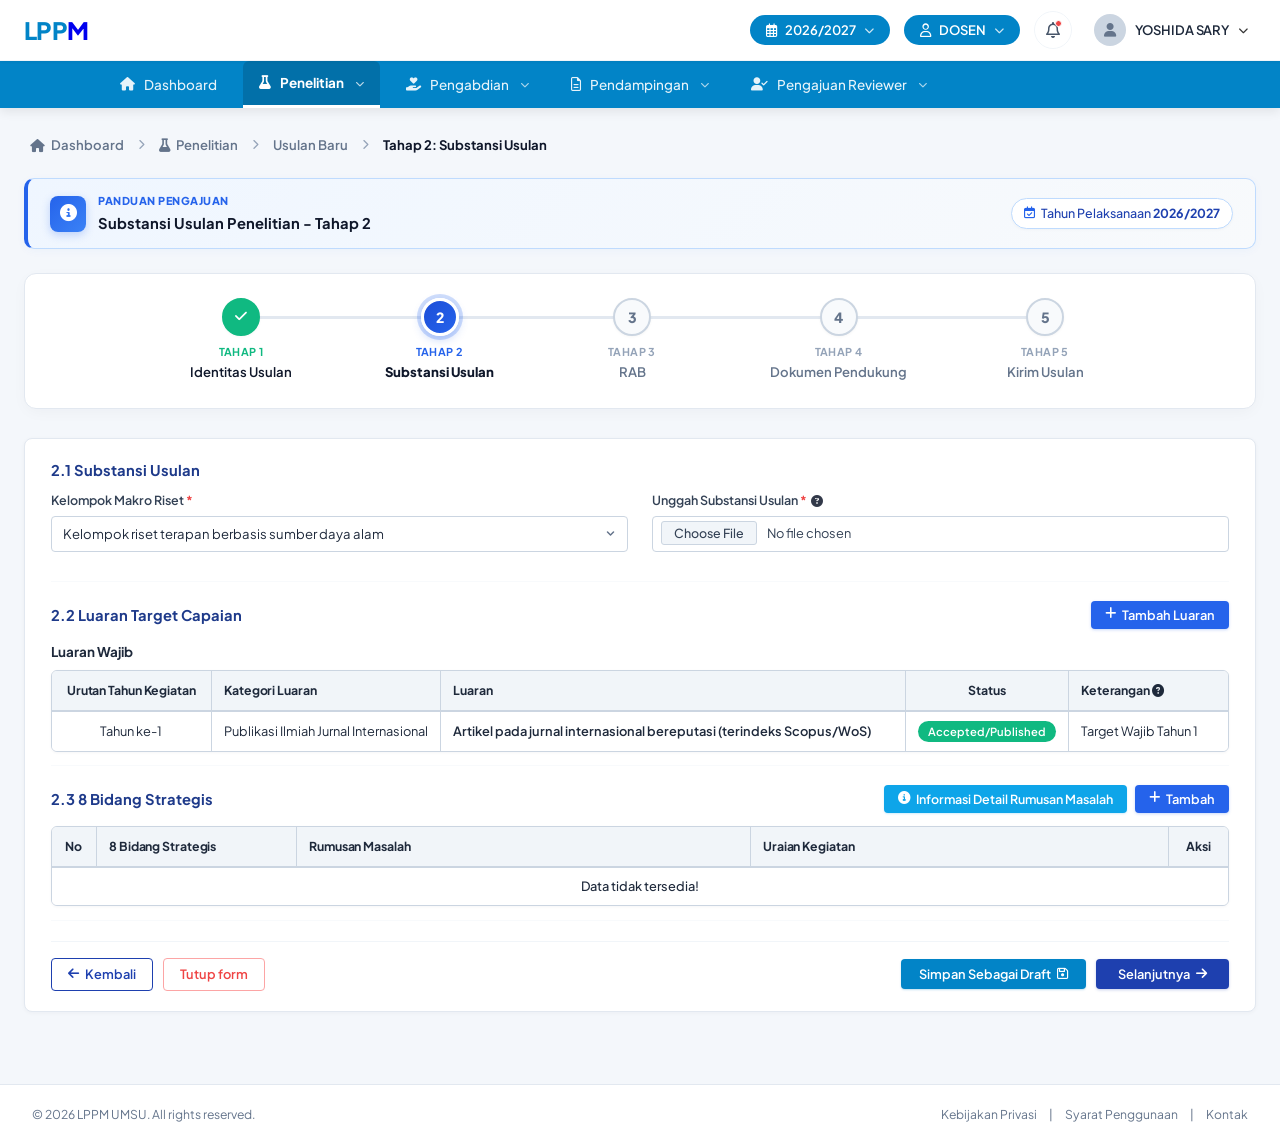
<file: subtansi-usulan.html>
<!DOCTYPE html>
<html lang="id">
<head>
  <meta charset="UTF-8">
  <meta name="viewport" content="width=device-width, initial-scale=1.0">
  <title>Tahap 2: Substansi Usulan - LPPM UMSU &amp; RisetMu</title>
  <meta name="description" content="Tahap 2 Substansi Usulan Penelitian RisetMu LPPM UMSU">
  <!-- Google Fonts: Plus Jakarta Sans & Inter -->
  <link rel="preconnect" href="https://fonts.googleapis.com">
  <link rel="preconnect" href="https://fonts.gstatic.com" crossorigin>
  <link href="https://fonts.googleapis.com/css2?family=Plus+Jakarta+Sans:wght@400;500;600;700;800&family=Inter:wght@400;500;600;700&display=swap" rel="stylesheet">
  <!-- Font Awesome 6 Icons -->
  <link rel="stylesheet" href="https://cdnjs.cloudflare.com/ajax/libs/font-awesome/6.5.1/css/all.min.css">
  <!-- Stylesheets -->
  <link rel="stylesheet" href="css/style.css?v=14">
  <link rel="stylesheet" href="css/subtansi-usulan.css?v=5">
  <link rel="icon" href="data:image/svg+xml,<svg xmlns=%22http://www.w3.org/2000/svg%22 viewBox=%220 0 100 100%22><text y=%22.9em%22 font-size=%2290%22>🎓</text></svg>">
</head>
<body>

  <!-- TOP HEADER / NAVBAR -->
  <header class="top-header">
    <div class="header-container">
      <!-- Logo LPPM -->
      <a href="index.html" class="brand-logo" id="brand-logo" title="LPPM Home">
        <div class="brand-name">
          <span class="logo-riset">L<span class="logo-bulb-i">P</span>P</span><span class="logo-mu">M</span>
        </div>
      </a>

      <!-- Right Action Items -->
      <div class="header-actions">
        <!-- Academic Year Dropdown -->
        <div class="dropdown-wrapper">
          <button class="pill-btn nav-dropdown-btn" id="yearDropdownBtn" aria-expanded="false" title="Pilih Periode">
            <i class="fa-regular fa-calendar-days"></i>
            <span id="selectedYear">2026/2027</span>
            <i class="fa-solid fa-chevron-down arrow-icon"></i>
          </button>
          <div class="dropdown-menu" id="yearDropdownMenu">
            <div class="dropdown-item active" data-year="2026/2027"><i class="fa-solid fa-check"></i> 2026/2027 (Aktif)</div>
            <div class="dropdown-item" data-year="2025/2026">2025/2026</div>
            <div class="dropdown-item" data-year="2024/2025">2024/2025</div>
            <div class="dropdown-item" data-year="2023/2024">2023/2024</div>
          </div>
        </div>

        <!-- Role Dropdown -->
        <div class="dropdown-wrapper">
          <button class="pill-btn nav-dropdown-btn" id="roleDropdownBtn" aria-expanded="false" title="Ganti Peran">
            <i class="fa-regular fa-user"></i>
            <span id="selectedRole">DOSEN</span>
            <i class="fa-solid fa-chevron-down arrow-icon"></i>
          </button>
          <div class="dropdown-menu" id="roleDropdownMenu">
            <div class="dropdown-item active" data-role="DOSEN"><i class="fa-solid fa-check"></i> DOSEN</div>
            <div class="dropdown-item" data-role="REVIEWER">REVIEWER</div>
            <div class="dropdown-item" data-role="PIMPINAN">PIMPINAN</div>
            <div class="dropdown-item" data-role="ADMIN LPPM">ADMIN LPPM</div>
          </div>
        </div>

        <!-- Notification Bell -->
        <div class="dropdown-wrapper">
          <button class="icon-btn notif-btn" id="notifBtn" title="Notifikasi">
            <i class="fa-regular fa-bell"></i>
            <span class="notif-badge-dot"></span>
          </button>
          <div class="dropdown-menu notif-menu" id="notifMenu">
            <div class="notif-header">
              <span>Pemberitahuan</span>
              <span class="notif-tag">2 Baru</span>
            </div>
            <div class="notif-list">
              <div class="notif-item unread">
                <div class="notif-icon bg-blue"><i class="fa-solid fa-bullhorn"></i></div>
                <div class="notif-text">
                  <strong>Pengumuman Pendanaan 2026</strong>
                  <p>Administrasi pendanaan proposal penelitian telah resmi diumumkan.</p>
                  <small>Hari ini, 08:30 WIB</small>
                </div>
              </div>
            </div>
          </div>
        </div>

        <!-- User Profile Pill -->
        <div class="dropdown-wrapper">
          <button class="user-profile-btn" id="userProfileBtn" aria-expanded="false">
            <div class="user-avatar-circle">
              <i class="fa-solid fa-user"></i>
            </div>
            <span class="user-name">YOSHIDA SARY</span>
            <i class="fa-solid fa-chevron-down arrow-icon"></i>
          </button>
          <div class="dropdown-menu user-menu" id="userMenu">
            <div class="user-menu-header">
              <strong>Yoshida Sary, M.Kom.</strong>
              <small>NIDN: 0123456789</small>
            </div>
            <div class="dropdown-divider"></div>
            <a href="index.html#profil" class="dropdown-item"><i class="fa-regular fa-id-card"></i> Profil Lengkap</a>
            <div class="dropdown-divider"></div>
            <a href="javascript:void(0)" class="dropdown-item text-danger" onclick="showToast('Sesi tetap aktif')"><i class="fa-solid fa-arrow-right-from-bracket"></i> Keluar</a>
          </div>
        </div>
      </div>
    </div>
  </header>

  <!-- SUB NAVIGATION MENU -->
  <nav class="sub-nav">
    <div class="sub-nav-container">
      <ul class="nav-links">
        <li class="nav-item">
          <a href="index.html" class="nav-link" id="navDashboard">
            <i class="fa-solid fa-house"></i>
            <span>Dashboard</span>
          </a>
        </li>
        <li class="nav-item has-dropdown active">
          <a href="penelitian.html" class="nav-link">
            <i class="fa-solid fa-flask"></i>
            <span>Penelitian</span>
            <i class="fa-solid fa-chevron-down sub-arrow"></i>
          </a>
          <ul class="sub-dropdown">
            <li><a href="penelitian.html">Usulan Baru</a></li>
            <li><a href="#" onclick="showToast('Menu Laporan Kemajuan')">Laporan Kemajuan</a></li>
            <li><a href="#" onclick="showToast('Menu Laporan Akhir')">Laporan Akhir</a></li>
          </ul>
        </li>
        <li class="nav-item has-dropdown">
          <a href="#" class="nav-link">
            <i class="fa-solid fa-hand-holding-heart"></i>
            <span>Pengabdian</span>
            <i class="fa-solid fa-chevron-down sub-arrow"></i>
          </a>
          <ul class="sub-dropdown">
            <li><a href="#" onclick="showToast('Menu Usulan Baru Pengabdian')">Usulan Baru Pengabdian</a></li>
            <li><a href="#" onclick="showToast('Menu Riwayat Pengabdian')">Riwayat Usulan Pengabdian</a></li>
          </ul>
        </li>
        <li class="nav-item has-dropdown">
          <a href="#" class="nav-link">
            <i class="fa-regular fa-file-lines"></i>
            <span>Pendampingan</span>
            <i class="fa-solid fa-chevron-down sub-arrow"></i>
          </a>
        </li>
        <li class="nav-item has-dropdown">
          <a href="#" class="nav-link">
            <i class="fa-solid fa-user-check"></i>
            <span>Pengajuan Reviewer</span>
            <i class="fa-solid fa-chevron-down sub-arrow"></i>
          </a>
        </li>
      </ul>
    </div>
  </nav>

  <!-- MAIN CONTAINER -->
  <main class="app-container">

    <!-- BREADCRUMB -->
    <nav class="breadcrumb-nav" aria-label="Breadcrumb">
      <ol class="breadcrumb-list">
        <li class="breadcrumb-item">
          <a href="index.html" class="breadcrumb-link">
            <i class="fa-solid fa-house"></i>
            <span>Dashboard</span>
          </a>
        </li>
        <li class="breadcrumb-separator">
          <i class="fa-solid fa-chevron-right"></i>
        </li>
        <li class="breadcrumb-item">
          <a href="penelitian.html" class="breadcrumb-link">
            <i class="fa-solid fa-flask"></i>
            <span>Penelitian</span>
          </a>
        </li>
        <li class="breadcrumb-separator">
          <i class="fa-solid fa-chevron-right"></i>
        </li>
        <li class="breadcrumb-item">
          <a href="usulan-baru.html" class="breadcrumb-link">
            <span>Usulan Baru</span>
          </a>
        </li>
        <li class="breadcrumb-separator">
          <i class="fa-solid fa-chevron-right"></i>
        </li>
        <li class="breadcrumb-item active" aria-current="page">
          <span>Tahap 2: Substansi Usulan</span>
        </li>
      </ol>
    </nav>

    <!-- INFO BANNER (TAHAP 2) -->
    <div class="info-notification-bar">
      <div class="info-bar-left">
        <div class="info-icon-badge">
          <i class="fa-solid fa-circle-info"></i>
        </div>
        <div class="info-text-group">
          <span class="info-badge-tag">PANDUAN PENGAJUAN</span>
          <h4 class="info-title-text">Substansi Usulan Penelitian - Tahap 2</h4>
        </div>
      </div>
      <div class="info-bar-right">
        <div class="info-periode-pill">
          <i class="fa-regular fa-calendar-check"></i>
          <span>Tahun Pelaksanaan <strong>2026/2027</strong></span>
        </div>
      </div>
    </div>

    <!-- STEPPER 5 TAHAPAN RISETMU (STEP 2 ACTIVE) -->
    <div class="stepper-progress-container">
      <div class="stepper-track stepper-track-step2">
        <div class="step-item completed" data-step="1" onclick="window.location.href='usulan-baru.html'" style="cursor: pointer;" title="Kembali ke Tahap 1">
          <div class="step-bubble">
            <i class="fa-solid fa-check" style="font-size: 0.85rem;"></i>
          </div>
          <div class="step-meta">
            <span class="step-sub">Tahap 1</span>
            <span class="step-label">Identitas Usulan</span>
          </div>
        </div>
        <div class="step-item active" data-step="2">
          <div class="step-bubble">
            <span class="step-num">2</span>
          </div>
          <div class="step-meta">
            <span class="step-sub">Tahap 2</span>
            <span class="step-label">Substansi Usulan</span>
          </div>
        </div>
        <div class="step-item" data-step="3" onclick="window.location.href='rab.html'" style="cursor: pointer;" title="Menuju ke Tahap 3 (RAB)">
          <div class="step-bubble">
            <span class="step-num">3</span>
          </div>
          <div class="step-meta">
            <span class="step-sub">Tahap 3</span>
            <span class="step-label">RAB</span>
          </div>
        </div>
        <div class="step-item" data-step="4" onclick="window.location.href='dokumen-pendukung.html'" style="cursor: pointer;" title="Menuju ke Tahap 4: Dokumen Pendukung">
          <div class="step-bubble">
            <span class="step-num">4</span>
          </div>
          <div class="step-meta">
            <span class="step-sub">Tahap 4</span>
            <span class="step-label">Dokumen Pendukung</span>
          </div>
        </div>
        <div class="step-item" data-step="5">
          <div class="step-bubble">
            <span class="step-num">5</span>
          </div>
          <div class="step-meta">
            <span class="step-sub">Tahap 5</span>
            <span class="step-label">Kirim Usulan</span>
          </div>
        </div>
      </div>
    </div>

    <!-- FORMULIR TAHAP 2: SUBSTANSI USULAN (SESUAI FOTO RESMI) -->
    <div class="portal-form-container">
      
      <!-- 2.1 SUBSTANSI USULAN -->
      <div class="portal-section">
        <h4 class="portal-section-title">2.1 Substansi Usulan</h4>
        <div class="portal-grid-2col">
          
          <div class="form-group">
            <label class="portal-label">Kelompok Makro Riset <span class="required-star">*</span></label>
            <select class="portal-select" id="selectMakroRiset">
              <option value="Kelompok riset terapan berbasis sumber daya alam">Kelompok riset terapan berbasis sumber daya alam</option>
              <option value="Kelompok riset maju berbasis sumber daya alam">Kelompok riset maju berbasis sumber daya alam</option>
              <option value="Kelompok riset teknologi tinggi">Kelompok riset teknologi tinggi</option>
              <option value="Kelompok riset rintisan terdepan">Kelompok riset rintisan terdepan</option>
              <option value="Kelompok riset lainnya">Kelompok riset lainnya</option>
            </select>
          </div>

          <div class="form-group">
            <label class="portal-label">
              Unggah Substansi Usulan <span class="required-star">*</span>
              <i class="fa-solid fa-circle-question tooltip-icon" title="Unggah berkas proposal substansi sesuai format PDF resmi (maks. 5MB)"></i>
            </label>
            <div class="file-upload-box">
              <input type="file" id="fileSubstansi" class="portal-file-input" accept=".pdf,.doc,.docx" onchange="handleFileSubstansi(this)">
            </div>
          </div>

        </div>
      </div>

      <!-- 2.2 LUARAN TARGET CAPAIAN -->
      <div class="portal-section">
        <div class="portal-section-header-row">
          <h4 class="portal-section-title">2.2 Luaran Target Capaian</h4>
          <button type="button" class="btn-portal-add" onclick="showModalTambahLuaran()">
            <i class="fa-solid fa-plus"></i>
            <span>Tambah Luaran</span>
          </button>
        </div>

        <div class="luaran-section-subtitle">Luaran Wajib</div>

        <div class="portal-table-wrapper">
          <table class="portal-table" id="tabelLuaranWajib">
            <thead>
              <tr>
                <th style="width: 160px; text-align: center;">Urutan Tahun Kegiatan</th>
                <th style="width: 220px;">Kategori Luaran</th>
                <th>Luaran</th>
                <th style="width: 130px; text-align: center;">Status</th>
                <th style="width: 160px;">
                  Keterangan
                  <i class="fa-solid fa-circle-question tooltip-icon" title="Keterangan luaran wajib penelitian"></i>
                </th>
              </tr>
            </thead>
            <tbody>
              <tr>
                <td style="text-align: center;">Tahun ke-1</td>
                <td>Publikasi Ilmiah Jurnal Internasional</td>
                <td style="font-weight: 600;">Artikel pada jurnal internasional bereputasi (terindeks Scopus/WoS)</td>
                <td style="text-align: center;">
                  <span class="badge-portal-status status-menyetujui">Accepted/Published</span>
                </td>
                <td>Target Wajib Tahun 1</td>
              </tr>
            </tbody>
          </table>
        </div>
      </div>

      <!-- 2.3 8 BIDANG STRATEGIS -->
      <div class="portal-section">
        <div class="portal-section-header-row">
          <h4 class="portal-section-title">2.3 8 Bidang Strategis</h4>
          <div class="portal-header-actions-right">
            <button type="button" class="btn-info-detail-rumusan" onclick="showModalInfoRumusanMasalah()">
              <i class="fa-solid fa-circle-info"></i>
              <span>Informasi Detail Rumusan Masalah</span>
            </button>
            <button type="button" class="btn-portal-add" onclick="showModalTambahBidangStrategis()">
              <i class="fa-solid fa-plus"></i>
              <span>Tambah</span>
            </button>
          </div>
        </div>

        <div class="portal-table-wrapper">
          <table class="portal-table" id="tabelBidangStrategis">
            <thead>
              <tr>
                <th style="width: 45px; text-align: center;">No</th>
                <th style="width: 200px;">8 Bidang Strategis</th>
                <th>Rumusan Masalah</th>
                <th>Uraian Kegiatan</th>
                <th style="width: 60px; text-align: center;">Aksi</th>
              </tr>
            </thead>
            <tbody>
              <tr>
                <td colspan="5" class="portal-table-empty">
                  Data tidak tersedia!
                </td>
              </tr>
            </tbody>
          </table>
        </div>
      </div>

      <!-- FOOTER ACTIONS TAHAP 2 (PERSIS SESUAI FOTO RESMI) -->
      <div class="portal-footer-actions-step2">
        <div class="footer-left-btns">
          <a href="usulan-baru.html" class="btn-portal-back">
            <i class="fa-solid fa-arrow-left"></i>
            <span>Kembali</span>
          </a>
          <a href="penelitian.html" class="btn-portal-close" onclick="return confirm('Tutup formulir usulan?')">
            <span>Tutup form</span>
          </a>
        </div>
        <div class="footer-right-btns">
          <button type="button" class="btn-portal-draft" onclick="simpanDrafTahap2()">
            <span>Simpan Sebagai Draft</span>
            <i class="fa-regular fa-floppy-disk"></i>
          </button>
          <button type="button" class="btn-portal-next-step2" onclick="lanjutTahap3()">
            <span>Selanjutnya</span>
            <i class="fa-solid fa-arrow-right"></i>
          </button>
        </div>
      </div>

    </div>

  </main>

  <!-- FOOTER -->
  <footer class="site-footer">
    <div>&copy; 2026 LPPM UMSU. All rights reserved.</div>
    <div class="footer-links">
      <a href="javascript:void(0)">Kebijakan Privasi</a>
      <span>|</span>
      <a href="javascript:void(0)">Syarat Penggunaan</a>
      <span>|</span>
      <a href="javascript:void(0)">Kontak</a>
    </div>
  </footer>

  <script src="js/app.js"></script>
  <script src="js/subtansi-usulan.js?v=2"></script>
</body>
</html>
</file>
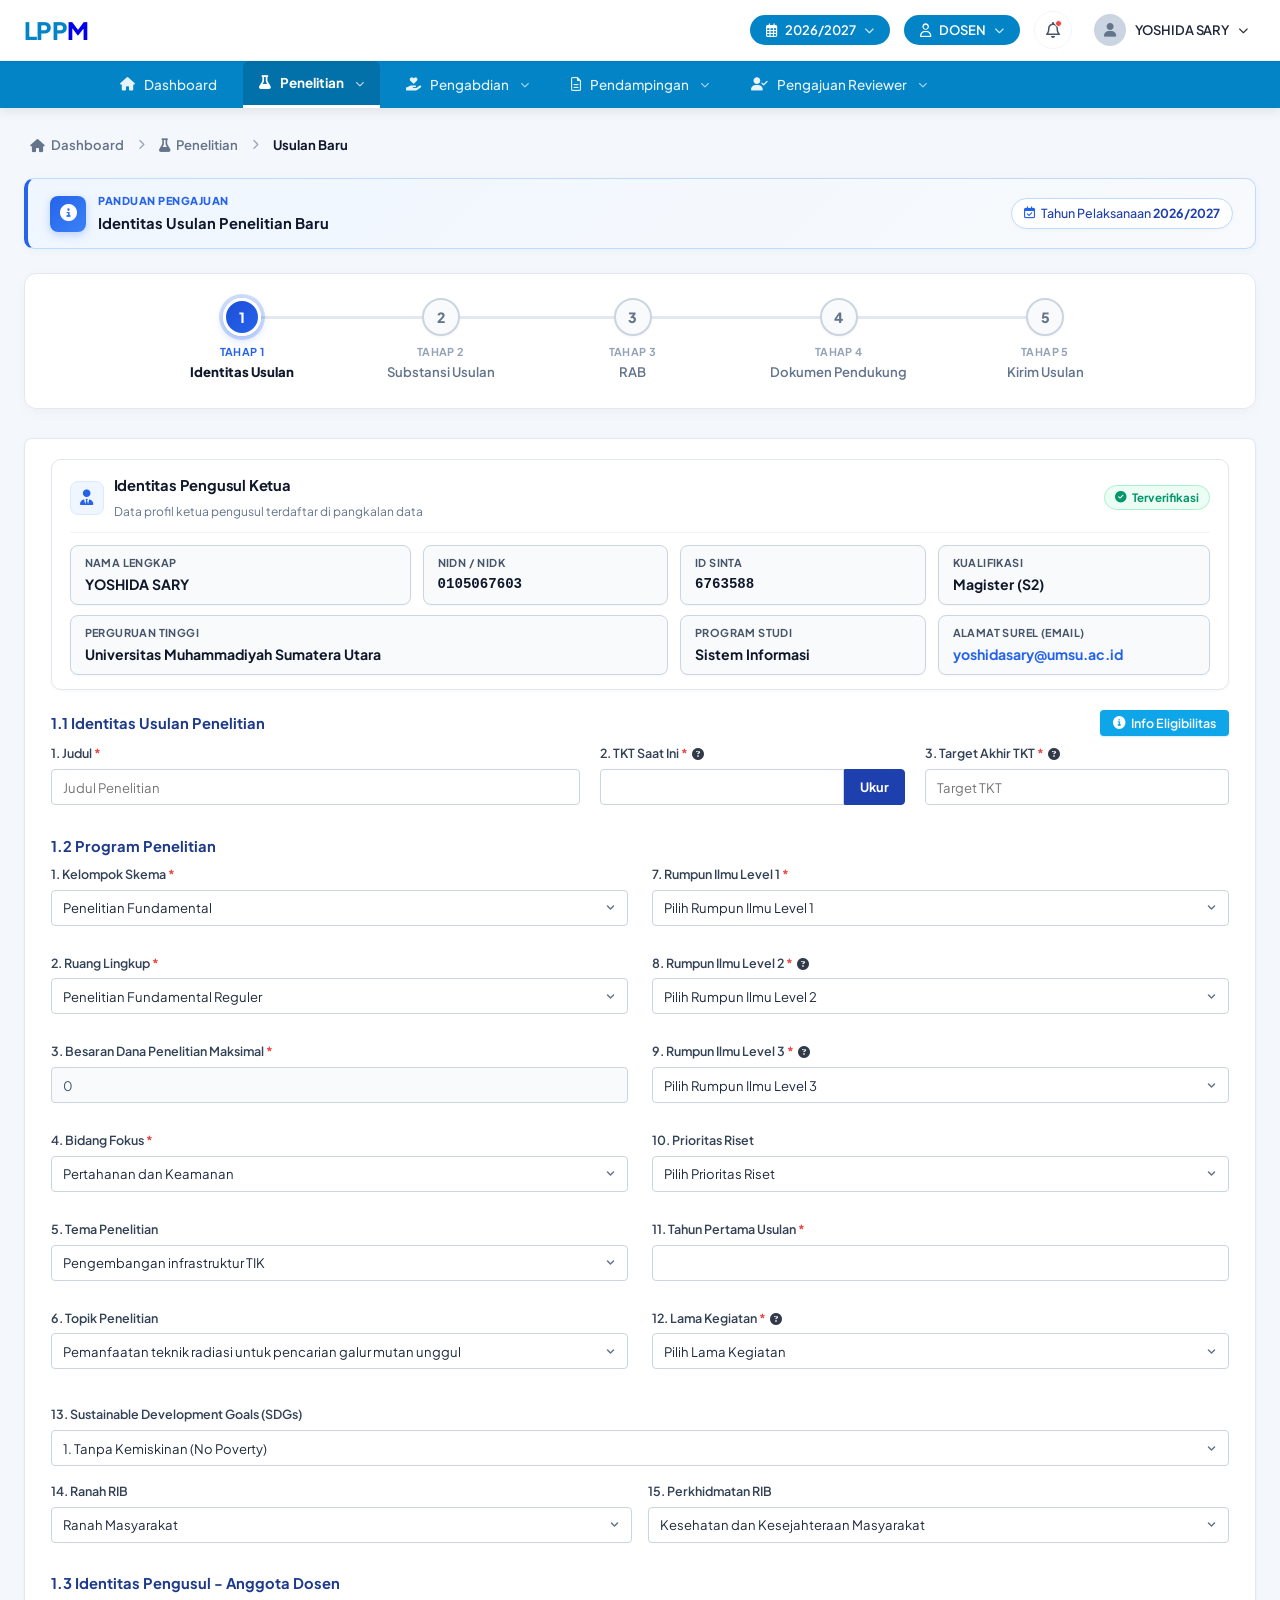
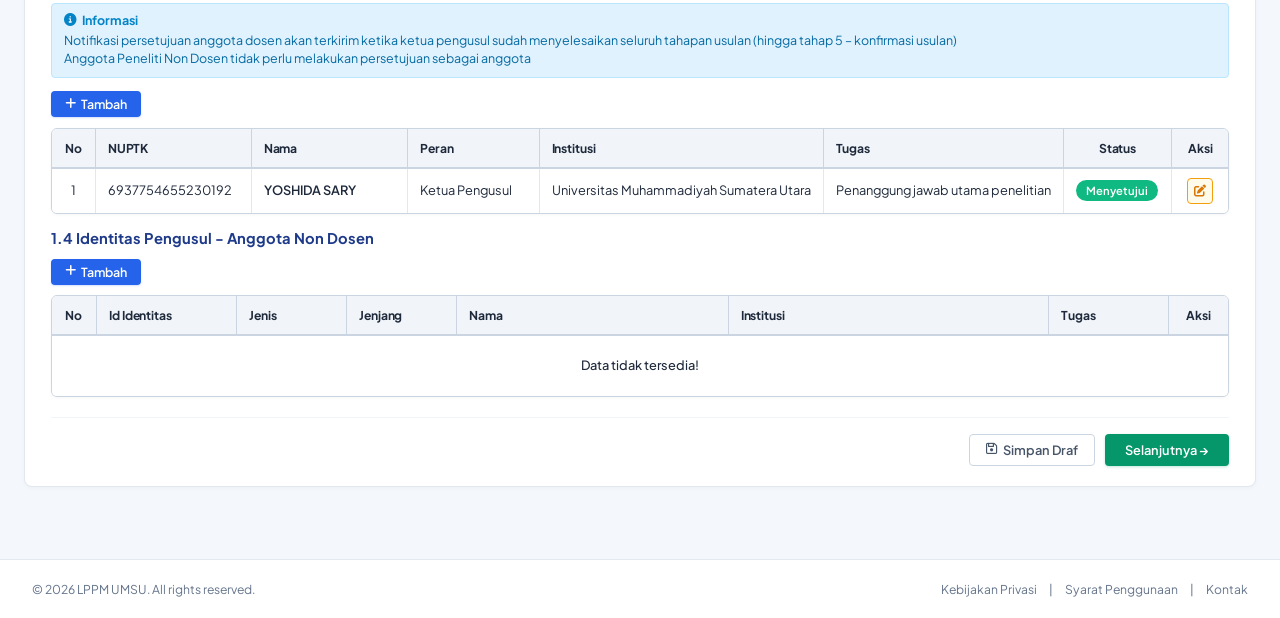
<file: usulan-baru.html>
<!DOCTYPE html>
<html lang="id">
<head>
  <meta charset="UTF-8">
  <meta name="viewport" content="width=device-width, initial-scale=1.0">
  <title>Pengajuan Usulan Baru - LPPM UMSU &amp; RisetMu</title>
  <meta name="description" content="Wizard Pengajuan Proposal RisetMu LPPM UMSU">
  <!-- Google Fonts: Plus Jakarta Sans & Inter -->
  <link rel="preconnect" href="https://fonts.googleapis.com">
  <link rel="preconnect" href="https://fonts.gstatic.com" crossorigin>
  <link href="https://fonts.googleapis.com/css2?family=Plus+Jakarta+Sans:wght@400;500;600;700;800&family=Inter:wght@400;500;600;700&display=swap" rel="stylesheet">
  <!-- Font Awesome 6 Icons -->
  <link rel="stylesheet" href="https://cdnjs.cloudflare.com/ajax/libs/font-awesome/6.5.1/css/all.min.css">
  <!-- Stylesheets -->
  <link rel="stylesheet" href="css/style.css?v=20">
  <link rel="stylesheet" href="css/usulan-baru.css?v=11">
  <link rel="icon" href="data:image/svg+xml,<svg xmlns=%22http://www.w3.org/2000/svg%22 viewBox=%220 0 100 100%22><text y=%22.9em%22 font-size=%2290%22>🎓</text></svg>">
</head>
<body>

  <!-- TOP HEADER / NAVBAR (EXACT MATCH IMAGE 1) -->
  <header class="top-header">
    <div class="header-container">
      <!-- Logo LPPM -->
      <a href="index.html" class="brand-logo" id="brand-logo" title="LPPM Home">
        <div class="brand-name">
          <span class="logo-riset">L<span class="logo-bulb-i">P</span>P</span><span class="logo-mu">M</span>
        </div>
      </a>

      <!-- Right Action Items -->
      <div class="header-actions">
        <!-- Academic Year Dropdown -->
        <div class="dropdown-wrapper">
          <button class="pill-btn nav-dropdown-btn" id="yearDropdownBtn" aria-expanded="false" title="Pilih Periode">
            <i class="fa-regular fa-calendar-days"></i>
            <span id="selectedYear">2026/2027</span>
            <i class="fa-solid fa-chevron-down arrow-icon"></i>
          </button>
          <div class="dropdown-menu" id="yearDropdownMenu">
            <div class="dropdown-item active" data-year="2026/2027"><i class="fa-solid fa-check"></i> 2026/2027 (Aktif)</div>
            <div class="dropdown-item" data-year="2025/2026">2025/2026</div>
            <div class="dropdown-item" data-year="2024/2025">2024/2025</div>
            <div class="dropdown-item" data-year="2023/2024">2023/2024</div>
          </div>
        </div>

        <!-- Role Dropdown -->
        <div class="dropdown-wrapper">
          <button class="pill-btn nav-dropdown-btn" id="roleDropdownBtn" aria-expanded="false" title="Ganti Peran">
            <i class="fa-regular fa-user"></i>
            <span id="selectedRole">DOSEN</span>
            <i class="fa-solid fa-chevron-down arrow-icon"></i>
          </button>
          <div class="dropdown-menu" id="roleDropdownMenu">
            <div class="dropdown-item active" data-role="DOSEN"><i class="fa-solid fa-check"></i> DOSEN</div>
            <div class="dropdown-item" data-role="REVIEWER">REVIEWER</div>
            <div class="dropdown-item" data-role="PIMPINAN">PIMPINAN</div>
            <div class="dropdown-item" data-role="ADMIN LPPM">ADMIN LPPM</div>
          </div>
        </div>

        <!-- Notification Bell -->
        <div class="dropdown-wrapper">
          <button class="icon-btn notif-btn" id="notifBtn" title="Notifikasi">
            <i class="fa-regular fa-bell"></i>
            <span class="notif-badge-dot"></span>
          </button>
          <div class="dropdown-menu notif-menu" id="notifMenu">
            <div class="notif-header">
              <span>Pemberitahuan</span>
              <span class="notif-tag">2 Baru</span>
            </div>
            <div class="notif-list">
              <div class="notif-item unread">
                <div class="notif-icon bg-blue"><i class="fa-solid fa-bullhorn"></i></div>
                <div class="notif-text">
                  <strong>Pengumuman Pendanaan 2026</strong>
                  <p>Administrasi pendanaan proposal penelitian dan PKM telah resmi diumumkan.</p>
                  <small>Hari ini, 08:30 WIB</small>
                </div>
              </div>
              <div class="notif-item unread">
                <div class="notif-icon bg-green"><i class="fa-solid fa-circle-check"></i></div>
                <div class="notif-text">
                  <strong>Proposal Diterima</strong>
                  <p>Pengabdian Kemitraan Masyarakat Ranting Aisyiyah telah disetujui.</p>
                  <small>Kemarin, 14:15 WIB</small>
                </div>
              </div>
            </div>
          </div>
        </div>

        <!-- User Profile Pill -->
        <div class="dropdown-wrapper">
          <button class="user-profile-btn" id="userProfileBtn" aria-expanded="false">
            <div class="user-avatar-circle">
              <i class="fa-solid fa-user"></i>
            </div>
            <span class="user-name">YOSHIDA SARY</span>
            <i class="fa-solid fa-chevron-down arrow-icon"></i>
          </button>
          <div class="dropdown-menu user-menu" id="userMenu">
            <div class="user-menu-header">
              <strong>Yoshida Sary, M.Kom.</strong>
              <small>NIDN: 0123456789</small>
            </div>
            <div class="dropdown-divider"></div>
            <a href="index.html#profil" class="dropdown-item"><i class="fa-regular fa-id-card"></i> Profil Lengkap</a>
            <a href="#" class="dropdown-item" onclick="showToast('Fitur Pengaturan Akun')"><i class="fa-solid fa-sliders"></i> Pengaturan Akun</a>
            <a href="#" class="dropdown-item" onclick="showToast('Fitur Ganti Sandi')"><i class="fa-solid fa-key"></i> Ganti Password</a>
            <div class="dropdown-divider"></div>
            <a href="#" class="dropdown-item text-danger" onclick="showToast('Sesi tetap aktif')"><i class="fa-solid fa-arrow-right-from-bracket"></i> Keluar</a>
          </div>
        </div>
      </div>
    </div>
  </header>

  <!-- SUB NAVIGATION MENU (EXACT MATCH IMAGE 1) -->
  <nav class="sub-nav">
    <div class="sub-nav-container">
      <ul class="nav-links">
        <li class="nav-item">
          <a href="index.html" class="nav-link" id="navDashboard">
            <i class="fa-solid fa-house"></i>
            <span>Dashboard</span>
          </a>
        </li>
        <li class="nav-item has-dropdown active">
          <a href="penelitian.html" class="nav-link">
            <i class="fa-solid fa-flask"></i>
            <span>Penelitian</span>
            <i class="fa-solid fa-chevron-down sub-arrow"></i>
          </a>
          <ul class="sub-dropdown">
            <li><a href="penelitian.html">Usulan Baru</a></li>
            <li><a href="#" onclick="showToast('Menu Laporan Kemajuan')">Laporan Kemajuan</a></li>
            <li><a href="#" onclick="showToast('Menu Laporan Akhir')">Laporan Akhir</a></li>
          </ul>
        </li>
        <li class="nav-item has-dropdown">
          <a href="#" class="nav-link">
            <i class="fa-solid fa-hand-holding-heart"></i>
            <span>Pengabdian</span>
            <i class="fa-solid fa-chevron-down sub-arrow"></i>
          </a>
          <ul class="sub-dropdown">
            <li><a href="#" onclick="showToast('Menu Usulan Baru Pengabdian')">Usulan Baru Pengabdian</a></li>
            <li><a href="#" onclick="showToast('Menu Riwayat Pengabdian')">Riwayat Usulan Pengabdian</a></li>
            <li><a href="#" onclick="showToast('Menu Laporan Kemajuan')">Laporan Kemajuan</a></li>
            <li><a href="#" onclick="showToast('Menu Laporan Akhir')">Laporan Akhir</a></li>
          </ul>
        </li>
        <li class="nav-item has-dropdown">
          <a href="#" class="nav-link">
            <i class="fa-regular fa-file-lines"></i>
            <span>Pendampingan</span>
            <i class="fa-solid fa-chevron-down sub-arrow"></i>
          </a>
          <ul class="sub-dropdown">
            <li><a href="#" onclick="showToast('Menu Pendampingan Artikel Ilmiah')">Pendampingan Artikel</a></li>
            <li><a href="#" onclick="showToast('Menu Pendampingan Proposal Hibah')">Pendampingan Proposal</a></li>
          </ul>
        </li>
        <li class="nav-item has-dropdown">
          <a href="#" class="nav-link">
            <i class="fa-solid fa-user-check"></i>
            <span>Pengajuan Reviewer</span>
            <i class="fa-solid fa-chevron-down sub-arrow"></i>
          </a>
          <ul class="sub-dropdown">
            <li><a href="#" onclick="showToast('Pendaftaran Reviewer Nasional')">Formulir Pengajuan Reviewer</a></li>
            <li><a href="#" onclick="showToast('Status Pengajuan Reviewer')">Status Seleksi Reviewer</a></li>
          </ul>
        </li>
      </ul>
    </div>
  </nav>


  <!-- MAIN CONTAINER -->
  <main class="app-container">

    <!-- BREADCRUMB -->
    <nav class="breadcrumb-nav" aria-label="Breadcrumb">
      <ol class="breadcrumb-list">
        <li class="breadcrumb-item">
          <a href="index.html" class="breadcrumb-link">
            <i class="fa-solid fa-house"></i>
            <span>Dashboard</span>
          </a>
        </li>
        <li class="breadcrumb-separator">
          <i class="fa-solid fa-chevron-right"></i>
        </li>
        <li class="breadcrumb-item">
          <a href="penelitian.html" class="breadcrumb-link">
            <i class="fa-solid fa-flask"></i>
            <span>Penelitian</span>
          </a>
        </li>
        <li class="breadcrumb-separator">
          <i class="fa-solid fa-chevron-right"></i>
        </li>
        <li class="breadcrumb-item active" aria-current="page">
          <span>Usulan Baru</span>
        </li>
      </ol>
    </nav>

    <!-- INFO BANNER (ALUR RISETMU) -->
    <div class="info-notification-bar">
      <div class="info-bar-left">
        <div class="info-icon-badge">
          <i class="fa-solid fa-circle-info"></i>
        </div>
        <div class="info-text-group">
          <span class="info-badge-tag">PANDUAN PENGAJUAN</span>
          <h4 class="info-title-text">Identitas Usulan Penelitian Baru</h4>
        </div>
      </div>
      <div class="info-bar-right">
        <div class="info-periode-pill">
          <i class="fa-regular fa-calendar-check"></i>
          <span>Tahun Pelaksanaan <strong>2026/2027</strong></span>
        </div>
      </div>
    </div>

    <!-- STEPPER 5 TAHAPAN RISETMU -->
    <div class="stepper-progress-container">
      <div class="stepper-track">
        <div class="step-item active" data-step="1">
          <div class="step-bubble">
            <span class="step-num">1</span>
          </div>
          <div class="step-meta">
            <span class="step-sub">Tahap 1</span>
            <span class="step-label">Identitas Usulan</span>
          </div>
        </div>
        <div class="step-item" data-step="2" onclick="window.location.href='subtansi-usulan.html'" style="cursor: pointer;" title="Menuju ke Tahap 2">
          <div class="step-bubble">
            <span class="step-num">2</span>
          </div>
          <div class="step-meta">
            <span class="step-sub">Tahap 2</span>
            <span class="step-label">Substansi Usulan</span>
          </div>
        </div>
        <div class="step-item" data-step="3" onclick="window.location.href='rab.html'" style="cursor: pointer;" title="Menuju ke Tahap 3 (RAB)">
          <div class="step-bubble">
            <span class="step-num">3</span>
          </div>
          <div class="step-meta">
            <span class="step-sub">Tahap 3</span>
            <span class="step-label">RAB</span>
          </div>
        </div>
        <div class="step-item" data-step="4" onclick="window.location.href='dokumen-pendukung.html'" style="cursor: pointer;" title="Menuju ke Tahap 4: Dokumen Pendukung">
          <div class="step-bubble">
            <span class="step-num">4</span>
          </div>
          <div class="step-meta">
            <span class="step-sub">Tahap 4</span>
            <span class="step-label">Dokumen Pendukung</span>
          </div>
        </div>
        <div class="step-item" data-step="5">
          <div class="step-bubble">
            <span class="step-num">5</span>
          </div>
          <div class="step-meta">
            <span class="step-sub">Tahap 5</span>
            <span class="step-label">Kirim Usulan</span>
          </div>
        </div>
      </div>
    </div>

    <!-- ==================== TAHAP 1: IDENTITAS USULAN ==================== -->
    <div class="portal-step-page" id="stepPage1">
      <div class="portal-form-container">
      
      <!-- IDENTITAS PENGUSUL KETUA (SESUAI RISETMU) -->
      <div class="portal-section ketua-profile-card">
        <div class="ketua-card-header">
          <div class="ketua-badge-icon">
            <i class="fa-solid fa-user-tie"></i>
          </div>
          <div>
            <h4 class="portal-section-title" style="margin-bottom: 2px;">Identitas Pengusul Ketua</h4>
            <span class="text-muted-sm">Data profil ketua pengusul terdaftar di pangkalan data</span>
          </div>
          <span class="badge-status-active"><i class="fa-solid fa-circle-check"></i> Terverifikasi</span>
        </div>
        
        <div class="ketua-info-grid">
          <div class="ketua-info-item">
            <span class="info-label">Nama Lengkap</span>
            <strong class="info-value">YOSHIDA SARY</strong>
          </div>
          <div class="ketua-info-item">
            <span class="info-label">NIDN / NIDK</span>
            <strong class="info-value font-mono">0105067603</strong>
          </div>
          <div class="ketua-info-item">
            <span class="info-label">ID Sinta</span>
            <strong class="info-value font-mono">6763588</strong>
          </div>
          <div class="ketua-info-item">
            <span class="info-label">Kualifikasi</span>
            <strong class="info-value">Magister (S2)</strong>
          </div>
          <div class="ketua-info-item span-institution">
            <span class="info-label">Perguruan Tinggi</span>
            <strong class="info-value">Universitas Muhammadiyah Sumatera Utara</strong>
          </div>
          <div class="ketua-info-item">
            <span class="info-label">Program Studi</span>
            <strong class="info-value">Sistem Informasi</strong>
          </div>
          <div class="ketua-info-item">
            <span class="info-label">Alamat Surel (Email)</span>
            <strong class="info-value text-blue">yoshidasary@umsu.ac.id</strong>
          </div>
        </div>
      </div>

      <!-- 1.1 IDENTITAS USULAN PENELITIAN -->
      <div class="portal-section">
        <div class="portal-section-header-row">
          <h4 class="portal-section-title">1.1 Identitas Usulan Penelitian</h4>
          <button type="button" class="btn-info-eligibilitas" onclick="showModalEligibilitas()">
            <i class="fa-solid fa-circle-info"></i>
            <span>Info Eligibilitas</span>
          </button>
        </div>
        <div class="grid-identitas-usulan">
          
          <div class="form-group form-col-judul">
            <label class="portal-label">1. Judul <span class="required-star">*</span></label>
            <input type="text" class="portal-input" id="inputJudulPenelitian" placeholder="Judul Penelitian">
          </div>

          <div class="form-group form-col-tkt">
            <label class="portal-label">
              2. TKT Saat Ini <span class="required-star">*</span>
              <i class="fa-solid fa-circle-question tooltip-icon" title="Tingkat Kesiapterapan Teknologi saat ini"></i>
            </label>
            <div class="input-btn-group">
              <input type="text" class="portal-input" id="inputTktSaatIni" placeholder="">
              <button type="button" class="btn-ukur-tkt" onclick="showModalUkurTkt()">Ukur</button>
            </div>
          </div>

          <div class="form-group form-col-target-tkt">
            <label class="portal-label">
              3. Target Akhir TKT <span class="required-star">*</span>
              <i class="fa-solid fa-circle-question tooltip-icon" title="Target Tingkat Kesiapterapan Teknologi akhir"></i>
            </label>
            <input type="text" class="portal-input" id="inputTargetTkt" placeholder="Target TKT">
          </div>

        </div>
      </div>


      <!-- 1.2 PROGRAM PENELITIAN -->
      <div class="portal-section">
        <h4 class="portal-section-title">1.2 Program Penelitian</h4>
        <div class="portal-grid-2col">
          
          <!-- Kolom Kiri: 1 s/d 6 -->
          <div class="portal-col">
            
            <div class="form-group">
              <label class="portal-label">1. Kelompok Skema <span class="required-star">*</span></label>
              <select class="portal-select" id="selectKelompokSkema">
                <option value="">Pilih Kelompok Skema</option>
                <option value="Penelitian Fundamental" selected>Penelitian Fundamental</option>
                <option value="Penelitian Terapan">Penelitian Terapan</option>
                <option value="Penelitian Pengembangan">Penelitian Pengembangan</option>
                <option value="Penelitian Dosen Pemula (PDP)">Penelitian Dosen Pemula (PDP)</option>
              </select>
            </div>

            <div class="form-group">
              <label class="portal-label">2. Ruang Lingkup <span class="required-star">*</span></label>
              <select class="portal-select" id="selectRuangLingkup">
                <option value="">Pilih Ruang Lingkup</option>
                <option value="Penelitian Fundamental Reguler" selected>Penelitian Fundamental Reguler</option>
                <option value="Penelitian Kerjasama Antar Perguruan Tinggi">Penelitian Kerjasama Antar Perguruan Tinggi</option>
                <option value="Penelitian Pascasarjana Magister">Penelitian Pascasarjana Magister</option>
              </select>
            </div>

            <div class="form-group">
              <label class="portal-label">3. Besaran Dana Penelitian Maksimal <span class="required-star">*</span></label>
              <input type="text" class="portal-input readonly-input" id="inputBesaranDana" value="0" readonly>
            </div>

            <div class="form-group">
              <label class="portal-label">4. Bidang Fokus <span class="required-star">*</span></label>
              <select class="portal-select" id="selectBidangFokus">
                <option value="Pertahanan dan Keamanan">Pertahanan dan Keamanan</option>
                <option value="Produk rekayasa keteknikan">Produk rekayasa keteknikan</option>
                <option value="Kemaritiman">Kemaritiman</option>
                <option value="Transportasi">Transportasi</option>
                <option value="Energi">Energi</option>
                <option value="Kesehatan">Kesehatan</option>
                <option value="Sosial Humaniora">Sosial Humaniora</option>
                <option value="Pangan">Pangan</option>
              </select>
            </div>

            <div class="form-group">
              <label class="portal-label">5. Tema Penelitian</label>
              <select class="portal-select" id="selectTemaPenelitian">
                <option value="Pengembangan infrastruktur TIK">Pengembangan infrastruktur TIK</option>
                <option value="Pengembangan sistem/platform berbasis Open Source">Pengembangan sistem/platform berbasis Open Source</option>
                <option value="Teknologi untuk Peningkatan Konten TIK">Teknologi untuk Peningkatan Konten TIK</option>
                <option value="Teknologi piranti TIK dan pendukung TIK">Teknologi piranti tik dan pendukung TIK</option>
                <option value="Pengembangan sistem berbasis kecerdasan buatan">Pengembangan sistem berbasis kecerdasan buatan</option>
                <option value="Teknologi dan manajemen bencana hidrometeorologi">Teknologi dan manajemen bencana hidrometeorologi</option>
                <option value="Teknologidan manajemen bencana kebakaran lahan dan hutan">Teknologidan manajemen bencana kebakaran lahan dan hutan</option>
              </select>
            </div>

            <div class="form-group">
              <label class="portal-label">6. Topik Penelitian</label>
              <select class="portal-select" id="selectTopikPenelitian">
                <option value="Pemanfaatan teknik radiasi untuk pencarian galur mutan unggul">Pemanfaatan teknik radiasi untuk pencarian galur mutan unggul</option>
                <option value="Pemuliaan tanaman dengan teknologi berbasis bioteknologi">Pemuliaan tanaman dengan teknologi berbasis bioteknologi</option>
                <option value="Pemuliaan tanaman teknik konvensional">Pemuliaan tanaman teknik konvensional</option>
                <option value="Pertanian lahan sub-optimal lahan basah">Pertanian lahan sub-optimal lahan basah</option>
                <option value="Potensi tumbuhan dataran rendah kering sebagai sumber pangan">Potensi tumbuhan dataran rendah kering sebagai sumber pangan</option>
                <option value="Optimasi sistem pertanian tropis">Optimasi sistem pertanian tropis</option>
                <option value="Penguatan agroindustri berbahan baku sumber daya lokal">Penguatan agroindustri berbahan baku sumber daya lokal</option>
                <option value="Teknologi iradiasi pengawetan hasil pertanian">Teknologi iradiasi pengawetan hasil pertanian</option>
              </select>
            </div>

          </div>

          <!-- Kolom Kanan: 7 s/d 12 -->
          <div class="portal-col">
            
            <div class="form-group">
              <label class="portal-label">7. Rumpun Ilmu Level 1 <span class="required-star">*</span></label>
              <select class="portal-select" id="selectRumpun1">
                <option value="">Pilih Rumpun Ilmu Level 1</option>
                <option value="ILMU BAHASA">ILMU BAHASA</option>
                <option value="ILMU EKONOMI">ILMU EKONOMI</option>
                <option value="ILMU SOSIAL HUMANIORA">ILMU SOSIAL HUMANIORA</option>
                <option value="MATEMATIKA DAN ILMU PENGETAHUAN ALAM (MIPA)">MATEMATIKA DAN ILMU PENGETAHUAN ALAM (MIPA)</option>
                <option value="ILMU TANAMAN">ILMU TANAMAN</option>
                <option value="ILMU HEWANI">ILMU HEWANI</option>
                <option value="ILMU KEDOKTERAN">ILMU KEDOKTERAN</option>
                <option value="ILMU TEKNIK">ILMU TEKNIK</option>
              </select>
            </div>

            <div class="form-group">
              <label class="portal-label">
                8. Rumpun Ilmu Level 2 <span class="required-star">*</span>
                <i class="fa-solid fa-circle-question tooltip-icon" title="Rumpun Ilmu Level 2 sesuai kepakaran"></i>
              </label>
              <select class="portal-select" id="selectRumpun2">
                <option value="">Pilih Rumpun Ilmu Level 2</option>
                <option value="TEKNIK ELEKTRO DAN INFORMATIKA">TEKNIK ELEKTRO DAN INFORMATIKA</option>
                <option value="TEKNIK SIPIL DAN PERENCANAAN">TEKNIK SIPIL DAN PERENCANAAN</option>
                <option value="TEKNIK MESIN DAN INDUSTRI">TEKNIK MESIN DAN INDUSTRI</option>
              </select>
            </div>

            <div class="form-group">
              <label class="portal-label">
                9. Rumpun Ilmu Level 3 <span class="required-star">*</span>
                <i class="fa-solid fa-circle-question tooltip-icon" title="Rumpun Ilmu Level 3 spesifik"></i>
              </label>
              <select class="portal-select" id="selectRumpun3">
                <option value="">Pilih Rumpun Ilmu Level 3</option>
                <option value="Sistem Informasi">Sistem Informasi</option>
                <option value="Teknik Informatika">Teknik Informatika</option>
                <option value="Ilmu Komputer">Ilmu Komputer</option>
              </select>
            </div>

            <div class="form-group">
              <label class="portal-label">10. Prioritas Riset</label>
              <select class="portal-select" id="selectPrioritasRiset">
                <option value="">Pilih Prioritas Riset</option>
                <option value="Swasembada pangan">Swasembada pangan</option>
                <option value="Swasembada energi">Swasembada energi</option>
                <option value="Swasembada air">Swasembada air</option>
                <option value="Ekonomi kreatif">Ekonomi kreatif</option>
                <option value="Ekonomi hijau">Ekonomi hijau</option>
                <option value="Ekonomi biru">Ekonomi biru</option>
                <option value="Kesehatan">Kesehatan</option>
                <option value="Hilirisasi dan industrialisasi">Hilirisasi dan industrialisasi</option>
              </select>
            </div>

            <div class="form-group">
              <label class="portal-label">11. Tahun Pertama Usulan <span class="required-star">*</span></label>
              <input type="text" class="portal-input" id="inputTahunPertamaUsulan" placeholder="">
            </div>

            <div class="form-group">
              <label class="portal-label">
                12. Lama Kegiatan <span class="required-star">*</span>
                <i class="fa-solid fa-circle-question tooltip-icon" title="Lama pelaksanaan usulan penelitian (tahun)"></i>
              </label>
              <select class="portal-select" id="selectLamaKegiatan">
                <option value="">Pilih Lama Kegiatan</option>
                <option value="1 Tahun">1 Tahun</option>
                <option value="2 Tahun">2 Tahun</option>
                <option value="3 Tahun">3 Tahun</option>
              </select>
            </div>

          </div>

          <!-- SDGs & Risalah Islam Berkemajuan (RIB) -->
          <div class="portal-grid-full" style="grid-column: 1 / -1; margin-top: 8px;">
            
            <!-- 13. Sustainable Development Goals (SDGs) -->
            <div class="form-group" style="margin-bottom: 16px;">
              <label class="portal-label">13. Sustainable Development Goals (SDGs)</label>
              <select class="portal-select" id="selectTujuanSdgs">
                <option value="">Pilih Tujuan SDGs</option>
                <option value="Tanpa Kemiskinan" selected>1. Tanpa Kemiskinan (No Poverty)</option>
                <option value="Tanpa Kelaparan">2. Tanpa Kelaparan (Zero Hunger)</option>
                <option value="Kehidupan Sehat dan Sejahtera">3. Kehidupan Sehat dan Sejahtera (Good Health and Well-being)</option>
                <option value="Pendidikan Berkualitas">4. Pendidikan Berkualitas (Quality Education)</option>
                <option value="Kesetaraan Gender">5. Kesetaraan Gender (Gender Equality)</option>
                <option value="Air Bersih dan Sanitasi Layak">6. Air Bersih dan Sanitasi Layak (Clean Water and Sanitation)</option>
                <option value="Energi Bersih dan Terjangkau">7. Energi Bersih dan Terjangkau (Affordable and Clean Energy)</option>
                <option value="Pekerjaan Layak dan Pertumbuhan Ekonomi">8. Pekerjaan Layak dan Pertumbuhan Ekonomi (Decent Work and Economic Growth)</option>
                <option value="Industri, Inovasi dan Infrastruktur">9. Industri, Inovasi dan Infrastruktur (Industry, Innovation and Infrastructure)</option>
                <option value="Berkurangnya Kesenjangan">10. Berkurangnya Kesenjangan (Reduced Inequalities)</option>
                <option value="Kota dan Komunitas Berkelanjutan">11. Kota dan Komunitas Berkelanjutan (Sustainable Cities and Communities)</option>
                <option value="Konsumsi dan Produksi yang Bertanggung Jawab">12. Konsumsi dan Produksi yang Bertanggung Jawab (Responsible Consumption and Production)</option>
                <option value="Penanganan Perubahan Iklim">13. Penanganan Perubahan Iklim (Climate Action)</option>
                <option value="Ekosistem Laut">14. Ekosistem Laut (Life Below Water)</option>
                <option value="Ekosistem Daratan">15. Ekosistem Daratan (Life on Land)</option>
                <option value="Perdamaian, Keadilan dan Kelembagaan yang Tangguh">16. Perdamaian, Keadilan dan Kelembagaan yang Tangguh (Peace, Justice and Strong Institutions)</option>
                <option value="Kemitraan untuk Mencapai Tujuan">17. Kemitraan untuk Mencapai Tujuan (Partnerships for the Goals)</option>
              </select>
            </div>

            <!-- 14. Ranah RIB & 15. Perkhidmatan RIB -->
            <div class="portal-grid-2col" style="gap: 16px;">
              <div class="form-group">
                <label class="portal-label">14. Ranah RIB</label>
                <select class="portal-select" id="selectRanahRib">
                  <option value="">Pilih Ranah RIB</option>
                  <option value="Ranah Individu">Ranah Individu</option>
                  <option value="Ranah Keluarga">Ranah Keluarga</option>
                  <option value="Ranah Masyarakat" selected>Ranah Masyarakat</option>
                  <option value="Ranah Bangsa">Ranah Bangsa</option>
                  <option value="Ranah Kemanusiaan Universal">Ranah Kemanusiaan Universal</option>
                </select>
              </div>
              <div class="form-group">
                <label class="portal-label">15. Perkhidmatan RIB</label>
                <select class="portal-select" id="selectPerkhidmatanRib">
                  <option value="">Pilih Perkhidmatan RIB</option>
                  <option value="Pengembangan Pemikiran Keislaman">Pengembangan Pemikiran Keislaman</option>
                  <option value="Pendidikan dan Pembinaan Kader">Pendidikan dan Pembinaan Kader</option>
                  <option value="Kesehatan dan Kesejahteraan Masyarakat" selected>Kesehatan dan Kesejahteraan Masyarakat</option>
                  <option value="Pemberdayaan Ekonomi Umat">Pemberdayaan Ekonomi Umat</option>
                  <option value="Advokasi Hukum dan Kebijakan Publik">Advokasi Hukum dan Kebijakan Publik</option>
                  <option value="Konservasi Lingkungan Hidup">Konservasi Lingkungan Hidup</option>
                </select>
              </div>
            </div>

          </div>

        </div>
      </div>

      <!-- 1.3 IDENTITAS PENGUSUL - ANGGOTA DOSEN -->
      <div class="portal-section">
        <h4 class="portal-section-title">1.3 Identitas Pengusul - Anggota Dosen</h4>
        
        <div class="portal-info-box">
          <div class="info-box-header">
            <i class="fa-solid fa-circle-info"></i>
            <span>Informasi</span>
          </div>
          <p>Notifikasi persetujuan anggota dosen akan terkirim ketika ketua pengusul sudah menyelesaikan seluruh tahapan usulan (hingga tahap 5 – konfirmasi usulan)</p>
          <p>Anggota Peneliti Non Dosen tidak perlu melakukan persetujuan sebagai anggota</p>
        </div>

        <div class="portal-btn-row">
          <button type="button" class="btn-portal-add" onclick="showModalTambahDosen()">
            <i class="fa-solid fa-plus"></i>
            <span>Tambah</span>
          </button>
        </div>

        <div class="portal-table-wrapper">
          <table class="portal-table" id="tabelAnggotaDosen">
            <thead>
              <tr>
                <th style="width: 45px; text-align: center;">No</th>
                <th style="width: 160px;">NUPTK</th>
                <th style="width: 180px;">Nama</th>
                <th style="width: 140px;">Peran</th>
                <th>Institusi</th>
                <th style="width: 120px;">Tugas</th>
                <th style="text-align: center; width: 110px;">Status</th>
                <th style="text-align: center; width: 60px;">Aksi</th>
              </tr>
            </thead>
            <tbody>
              <tr>
                <td style="text-align: center;">1</td>
                <td>6937754655230192</td>
                <td style="font-weight: 600;">YOSHIDA SARY</td>
                <td>Ketua Pengusul</td>
                <td>Universitas Muhammadiyah Sumatera Utara</td>
                <td>Penanggung jawab utama penelitian</td>
                <td style="text-align: center;">
                  <span class="badge-portal-status status-menyetujui">Menyetujui</span>
                </td>
                <td style="text-align: center;">
                  <button type="button" class="btn-portal-edit" title="Edit Tugas" onclick="showModalEditTugasKetua()">
                    <i class="fa-solid fa-pen-to-square"></i>
                  </button>
                </td>
              </tr>
            </tbody>
          </table>
        </div>
      </div>

      <!-- 1.4 IDENTITAS PENGUSUL - ANGGOTA NON DOSEN -->
      <div class="portal-section">
        <h4 class="portal-section-title">1.4 Identitas Pengusul - Anggota Non Dosen</h4>
        
        <div class="portal-btn-row">
          <button type="button" class="btn-portal-add" onclick="showModalTambahNonDosen()">
            <i class="fa-solid fa-plus"></i>
            <span>Tambah</span>
          </button>
        </div>

        <div class="portal-table-wrapper">
          <table class="portal-table" id="tabelAnggotaNonDosen">
            <thead>
              <tr>
                <th style="width: 45px; text-align: center;">No</th>
                <th style="width: 140px;">Id Identitas</th>
                <th style="width: 110px;">Jenis</th>
                <th style="width: 110px;">Jenjang</th>
                <th>Nama</th>
                <th>Institusi</th>
                <th style="width: 120px;">Tugas</th>
                <th style="text-align: center; width: 60px;">Aksi</th>
              </tr>
            </thead>
            <tbody>
              <tr>
                <td colspan="8" class="portal-table-empty">
                  Data tidak tersedia!
                </td>
              </tr>
            </tbody>
          </table>
        </div>
      </div>


      <!-- Tombol Aksi Bawah: Simpan Draf & Selanjutnya -->
      <div class="portal-footer-actions">
        <button type="button" class="btn-portal-save" onclick="simpanDrafPortal()">
          <i class="fa-regular fa-floppy-disk"></i>
          <span>Simpan Draf</span>
        </button>
        <button type="button" class="btn-portal-next" onclick="lanjutTahap2()">
          <span>Selanjutnya &rarr;</span>
        </button>
      </div>

    </div>
  </div>

  </main>

  <!-- FOOTER -->
  <footer class="site-footer">
    <div>&copy; 2026 LPPM UMSU. All rights reserved.</div>
    <div class="footer-links">
      <a href="javascript:void(0)">Kebijakan Privasi</a>
      <span>|</span>
      <a href="javascript:void(0)">Syarat Penggunaan</a>
      <span>|</span>
      <a href="javascript:void(0)">Kontak</a>
    </div>
  </footer>

  <script src="js/app.js"></script>
  <script src="js/usulan-baru.js?v=11"></script>
</body>
</html>
</file>
<file: css/style.css>
/* ==========================================================================
   RisetMu Dashboard - Official Design System
   ========================================================================== */

:root {
  --font-main: 'Plus Jakarta Sans', 'Inter', -apple-system, BlinkMacSystemFont, sans-serif;

  /* Primary Theme Palette */
  --primary-navy: #0284c7;
  --primary-navy-dark: #0369a1;
  --primary-navy-light: #38bdf8;
  --accent-blue: #0284c7;
  --accent-cyan: #0ea5e9;

  /* Stat Card Colors */
  --card-coral: #ff3b68;
  --card-coral-end: #ff5c82;
  --card-cyan: #0099bb;
  --card-cyan-end: #00b8dc;
  --card-gold: #f59e0b;
  --card-gold-end: #fbbf24;
  --card-green: #059669;
  --card-green-end: #10b981;

  /* Chart Colors */
  --chart-purple: #7c3aed;
  --chart-pink: #d946ef;

  /* Neutral Palette */
  --bg-page: #f1f3f7;
  --bg-white: #ffffff;
  --border-light: #e2e8f0;
  --border-subtle: #f1f5f9;
  --text-main: #1e293b;
  --text-muted: #64748b;
  --text-light: #94a3b8;
  --text-blue: #1d4ed8;

  /* Elevation Shadows */
  --shadow-sm: 0 1px 3px rgba(0, 0, 0, 0.05);
  --shadow-md: 0 4px 12px rgba(0, 0, 0, 0.04);
  --shadow-lg: 0 10px 25px rgba(0, 0, 0, 0.06);
  --shadow-card: 0 6px 18px rgba(30, 41, 95, 0.06);

  /* Transitions */
  --transition-fast: 0.15s ease;
  --transition-normal: 0.25s ease;
}

/* CSS Reset & Defaults */
*,
*::before,
*::after {
  box-sizing: border-box;
  margin: 0;
  padding: 0;
}

body {
  font-family: var(--font-main);
  background-color: var(--bg-page);
  color: var(--text-main);
  line-height: 1.5;
  min-height: 100vh;
  display: flex;
  flex-direction: column;
  -webkit-font-smoothing: antialiased;
}

/* --------------------------------------------------------------------------
   TOP HEADER
   -------------------------------------------------------------------------- */
.top-header {
  background-color: var(--bg-white);
  border-bottom: 1px solid var(--border-light);
  position: sticky;
  top: 0;
  z-index: 1100;
  box-shadow: var(--shadow-sm);
}

.header-container {
  max-width: 1400px;
  margin: 0 auto;
  padding: 10px 24px;
  display: flex;
  align-items: center;
  justify-content: space-between;
}

/* Brand Logo */
.brand-logo {
  display: flex;
  align-items: center;
  gap: 8px;
  text-decoration: none;
  cursor: pointer;
}

.brand-name {
  font-size: 24px;
  font-weight: 800;
  letter-spacing: -0.03em;
  line-height: 1;
}

.logo-riset {
  color: #0284c7;
  position: relative;
}

.logo-bulb-i {
  color: #0284c7;
  position: relative;
}

/* Header Actions */
.header-actions {
  display: flex;
  align-items: center;
  gap: 14px;
}

.dropdown-wrapper {
  position: relative;
}

.pill-btn {
  background-color: var(--primary-navy);
  color: #ffffff;
  border: none;
  border-radius: 20px;
  padding: 7px 16px;
  font-size: 13px;
  font-weight: 600;
  font-family: var(--font-main);
  display: inline-flex;
  align-items: center;
  gap: 8px;
  cursor: pointer;
  transition: background-color var(--transition-fast), transform var(--transition-fast);
}

.pill-btn:hover {
  background-color: var(--primary-navy-light);
}

.arrow-icon {
  font-size: 10px;
  opacity: 0.8;
  transition: transform var(--transition-fast);
}

.pill-btn[aria-expanded="true"] .arrow-icon,
.user-profile-btn[aria-expanded="true"] .arrow-icon {
  transform: rotate(180deg);
}

/* Notification Button */
.icon-btn.notif-btn {
  width: 38px;
  height: 38px;
  border-radius: 50%;
  background: transparent;
  border: 1px solid var(--border-light);
  color: #475569;
  font-size: 16px;
  display: flex;
  align-items: center;
  justify-content: center;
  position: relative;
  cursor: pointer;
  transition: all var(--transition-fast);
}

.icon-btn.notif-btn:hover {
  background: #f8fafc;
  color: var(--primary-navy);
  border-color: #cbd5e1;
}

.notif-badge-dot {
  position: absolute;
  top: 8px;
  right: 9px;
  width: 7px;
  height: 7px;
  border-radius: 50%;
  background-color: #ef4444;
  border: 1.5px solid #ffffff;
}

/* User Profile Header Button */
.user-profile-btn {
  background: transparent;
  border: none;
  display: flex;
  align-items: center;
  gap: 9px;
  cursor: pointer;
  padding: 4px 8px;
  border-radius: 20px;
  transition: background var(--transition-fast);
  font-family: var(--font-main);
}

.user-profile-btn:hover {
  background: #f1f5f9;
}

.user-avatar-circle {
  width: 32px;
  height: 32px;
  border-radius: 50%;
  background-color: #cbd5e1;
  color: #64748b;
  display: flex;
  align-items: center;
  justify-content: center;
  font-size: 14px;
}

.user-name {
  font-size: 13px;
  font-weight: 600;
  color: var(--text-main);
  letter-spacing: -0.01em;
}

/* Generic Dropdown Menu Styling */
.dropdown-menu {
  position: absolute;
  top: calc(100% + 8px);
  right: 0;
  background: #ffffff;
  border: 1px solid var(--border-light);
  border-radius: 12px;
  box-shadow: var(--shadow-lg);
  min-width: 180px;
  padding: 6px;
  display: none;
  z-index: 1000;
  animation: fadeInDown 0.18s ease-out;
}

.dropdown-menu.show {
  display: block;
}

@keyframes fadeInDown {
  from {
    opacity: 0;
    transform: translateY(-8px);
  }

  to {
    opacity: 1;
    transform: translateY(0);
  }
}

.dropdown-item {
  padding: 8px 14px;
  font-size: 13px;
  color: #334155;
  border-radius: 8px;
  display: flex;
  align-items: center;
  gap: 10px;
  cursor: pointer;
  text-decoration: none;
  transition: background var(--transition-fast), color var(--transition-fast);
}

.dropdown-item:hover {
  background: #f1f5f9;
  color: var(--primary-navy);
}

.dropdown-item.active {
  background: #eff6ff;
  color: var(--accent-blue);
  font-weight: 600;
}

.dropdown-divider {
  height: 1px;
  background-color: var(--border-light);
  margin: 4px 0;
}

.text-danger {
  color: #dc2626 !important;
}

.text-danger:hover {
  background: #fef2f2 !important;
}

/* Notification Menu specific */
.notif-menu {
  width: 320px;
  padding: 0;
  overflow: hidden;
}

.notif-header {
  padding: 12px 16px;
  background: #f8fafc;
  border-bottom: 1px solid var(--border-light);
  display: flex;
  justify-content: space-between;
  align-items: center;
  font-size: 13px;
  font-weight: 700;
  color: var(--text-main);
}

.notif-tag {
  background: #fee2e2;
  color: #dc2626;
  font-size: 11px;
  font-weight: 600;
  padding: 2px 8px;
  border-radius: 12px;
}

.notif-list {
  max-height: 280px;
  overflow-y: auto;
}

.notif-item {
  display: flex;
  gap: 12px;
  padding: 12px 16px;
  border-bottom: 1px solid #f1f5f9;
  cursor: pointer;
  transition: background var(--transition-fast);
}

.notif-item:hover {
  background: #f8fafc;
}

.notif-item.unread {
  background: #f0f7ff;
}

.notif-icon {
  width: 32px;
  height: 32px;
  border-radius: 50%;
  display: flex;
  align-items: center;
  justify-content: center;
  font-size: 14px;
  flex-shrink: 0;
}

.bg-blue {
  background: #dbeafe;
  color: #2563eb;
}

.bg-green {
  background: #dcfce7;
  color: #16a34a;
}

.notif-text strong {
  display: block;
  font-size: 12.5px;
  color: #1e293b;
  margin-bottom: 2px;
}

.notif-text p {
  font-size: 12px;
  color: #64748b;
  margin-bottom: 4px;
  line-height: 1.35;
}

.notif-text small {
  font-size: 11px;
  color: #94a3b8;
}

.user-menu-header {
  padding: 10px 14px 8px;
}

.user-menu-header strong {
  display: block;
  font-size: 13px;
  color: #0f172a;
}

.user-menu-header small {
  font-size: 11.5px;
  color: #64748b;
}

/* --------------------------------------------------------------------------
   SUB NAVIGATION
   -------------------------------------------------------------------------- */
.sub-nav {
  background-color: var(--primary-navy);
  color: #ffffff;
  box-shadow: 0 4px 10px rgba(0, 0, 0, 0.08);
  position: relative;
  z-index: 1000;
  /* Pastikan selalu berada di atas hero-card dan elemen konten */
}

.sub-nav-container {
  max-width: 1400px;
  margin: 0 auto;
  padding: 0 24px;
  position: relative;
}

.nav-item {
  position: relative;
}

.nav-links {
  list-style: none;
  display: flex;
  align-items: center;
  gap: 10px;
  margin-left: 80px;
  overflow: visible;
}

.nav-link {
  display: flex;
  align-items: center;
  gap: 9px;
  padding: 12px 16px;
  color: rgba(255, 255, 255, 0.9);
  text-decoration: none;
  font-size: 13.5px;
  font-weight: 500;
  white-space: nowrap;
  border-radius: 6px 6px 0 0;
  transition: all var(--transition-fast);
}

.nav-link:hover {
  color: #ffffff;
  background-color: rgba(255, 255, 255, 0.08);
}

.nav-item.active .nav-link {
  color: #ffffff;
  font-weight: 700;
  background-color: rgba(0, 0, 0, 0.15);
  border-bottom: 3px solid #ffffff;
}

.sub-arrow {
  font-size: 9px;
  opacity: 0.75;
  margin-left: 2px;
  transition: transform 0.2s ease;
}

.nav-item.has-dropdown:hover .sub-arrow,
.nav-item.has-dropdown.show .sub-arrow {
  transform: rotate(180deg);
}

/* Sub-nav Dropdowns */
.sub-dropdown {
  position: absolute;
  top: 100%;
  left: 0;
  background: #ffffff;
  border-radius: 10px;
  box-shadow: 0 14px 30px rgba(0, 0, 0, 0.22), 0 4px 10px rgba(0, 0, 0, 0.08);
  border: 1px solid #e2e8f0;
  min-width: 220px;
  list-style: none;
  padding: 8px 0;
  display: none;
  z-index: 9999;
}

.sub-dropdown li a {
  display: block;
  padding: 10px 18px;
  font-size: 13px;
  color: #334155;
  text-decoration: none;
  font-weight: 500;
  transition: background var(--transition-fast), color var(--transition-fast);
}

.sub-dropdown li a:hover {
  background: #f1f5f9;
  color: var(--primary-navy);
}

.nav-item.has-dropdown:hover .sub-dropdown,
.nav-item.has-dropdown.show .sub-dropdown {
  display: block;
  animation: fadeInDown 0.18s ease-out;
}

/* --------------------------------------------------------------------------
   MAIN DASHBOARD LAYOUT
   -------------------------------------------------------------------------- */
.main-wrapper {
  max-width: 1400px;
  width: 100%;
  margin: 22px auto;
  padding: 0 24px;
  flex: 1;
}

.dashboard-grid {
  display: grid;
  grid-template-columns: minmax(0, 1fr) 380px;
  gap: 22px;
  align-items: start;
}

/* --------------------------------------------------------------------------
   LEFT COLUMN - HERO BANNER
   -------------------------------------------------------------------------- */
.left-column {
  display: flex;
  flex-direction: column;
  gap: 22px;
}

.hero-card {
  background: linear-gradient(90deg, rgba(2, 132, 199, 0.94) 0%, rgba(3, 105, 161, 0.85) 45%, rgba(2, 132, 199, 0.65) 100%),
    url('../assets/hero_bg.webp') center right / cover no-repeat;
  border-radius: 16px;
  padding: 30px 36px;
  display: flex;
  align-items: center;
  justify-content: space-between;
  position: relative;
  overflow: hidden;
  box-shadow: var(--shadow-card);
  min-height: 285px;
}

/* Decorative Glow Rings */
.banner-glow-circle {
  position: absolute;
  border-radius: 50%;
  pointer-events: none;
}

.circle-1 {
  width: 320px;
  height: 320px;
  right: -40px;
  top: -60px;
  background: radial-gradient(circle, rgba(56, 189, 248, 0.15) 0%, transparent 70%);
}

.circle-2 {
  width: 260px;
  height: 260px;
  left: 20%;
  bottom: -90px;
  background: radial-gradient(circle, rgba(124, 58, 237, 0.12) 0%, transparent 70%);
}

.hero-content {
  max-width: 540px;
  position: relative;
  z-index: 2;
}

.date-badge {
  display: inline-flex;
  align-items: center;
  gap: 8px;
  background: rgba(255, 255, 255, 0.18);
  backdrop-filter: blur(8px);
  -webkit-backdrop-filter: blur(8px);
  border: 1px solid rgba(255, 255, 255, 0.22);
  color: #ffffff;
  padding: 6px 14px;
  border-radius: 8px;
  font-size: 13px;
  font-weight: 600;
  margin-bottom: 16px;
}

.hero-title {
  font-size: 27px;
  font-weight: 800;
  color: #ffffff;
  line-height: 1.25;
  margin-bottom: 6px;
  letter-spacing: -0.02em;
}

.hero-subtitle {
  font-size: 21px;
  font-weight: 700;
  color: #ffffff;
  margin-bottom: 14px;
  letter-spacing: -0.01em;
}

.hero-period-box {
  color: rgba(255, 255, 255, 0.92);
  font-size: 13px;
  line-height: 1.55;
  max-width: 510px;
}

.period-highlight {
  color: #ffffff;
  font-weight: 700;
}

/* Hero Avatar Area & Sparkles */
.hero-avatar-area {
  position: absolute;
  right: 35px;
  bottom: 0;
  width: 250px;
  height: 275px;
  display: flex;
  align-items: flex-end;
  justify-content: flex-end;
  z-index: 2;
  pointer-events: none;
}

.avatar-image-wrapper {
  width: 100%;
  height: 100%;
  position: relative;
  display: flex;
  align-items: flex-end;
  justify-content: flex-end;
}

.hero-3d-character {
  width: auto;
  height: 100%;
  max-height: 275px;
  object-fit: contain;
  object-position: bottom right;
  filter: drop-shadow(0 14px 28px rgba(0, 0, 0, 0.45)) drop-shadow(0 4px 10px rgba(0, 0, 0, 0.3));
  transition: transform 0.4s cubic-bezier(0.34, 1.56, 0.64, 1);
  user-select: none;
  display: block;
}

.hero-card:hover .hero-3d-character {
  transform: scale(1.03) translateY(-2px);
}

/* Floating Sparkle Stars */
.sparkle-star {
  position: absolute;
  color: #fbbf24;
  font-size: 20px;
  pointer-events: none;
  filter: drop-shadow(0 0 6px rgba(251, 191, 36, 0.8));
  animation: sparklePulse 3s infinite ease-in-out;
  user-select: none;
}

.star-1 {
  top: 20px;
  left: 85px;
  font-size: 22px;
  animation-delay: 0s;
}

.star-2 {
  top: 45px;
  right: 15px;
  font-size: 16px;
  animation-delay: 0.8s;
}

.star-3 {
  bottom: 40px;
  left: 75px;
  font-size: 18px;
  animation-delay: 1.5s;
}

.star-4 {
  bottom: 45px;
  right: 10px;
  font-size: 20px;
  animation-delay: 2.2s;
}

.star-5 {
  top: 46%;
  left: 55px;
  font-size: 15px;
  animation-delay: 1.1s;
}

@keyframes sparklePulse {
  0%, 100% {
    transform: scale(0.85) rotate(0deg);
    opacity: 0.7;
  }
  50% {
    transform: scale(1.25) rotate(25deg);
    opacity: 1;
  }
}

/* --------------------------------------------------------------------------
   STATS GRID (4 CARDS)
   -------------------------------------------------------------------------- */
.stats-grid {
  display: grid;
  grid-template-columns: repeat(2, 1fr);
  gap: 18px;
}

.stat-card {
  border-radius: 12px;
  padding: 20px 24px;
  color: #ffffff;
  display: flex;
  align-items: center;
  justify-content: space-between;
  cursor: pointer;
  position: relative;
  overflow: hidden;
  transition: transform var(--transition-normal), box-shadow var(--transition-normal);
}

.stat-card:hover {
  transform: translateY(-4px);
}

.stat-content {
  display: flex;
  align-items: center;
  gap: 20px;
}

.stat-number {
  font-size: 44px;
  font-weight: 800;
  line-height: 1;
  letter-spacing: -0.02em;
}

.stat-text-group {
  display: flex;
  flex-direction: column;
}

.stat-title {
  font-size: 16px;
  font-weight: 700;
  line-height: 1.3;
}

.stat-desc {
  font-size: 12px;
  opacity: 0.92;
  font-weight: 500;
}

.stat-icon-wrapper {
  position: relative;
}

.stat-icon-circle {
  width: 48px;
  height: 48px;
  border-radius: 50%;
  background: rgba(255, 255, 255, 0.22);
  display: flex;
  align-items: center;
  justify-content: center;
  font-size: 20px;
  position: relative;
  backdrop-filter: blur(4px);
  -webkit-backdrop-filter: blur(4px);
  border: 1px solid rgba(255, 255, 255, 0.25);
}

.stat-mini-badge {
  position: absolute;
  font-size: 10px;
  bottom: 12px;
  right: 12px;
}

/* Specific Card Themes */
.stat-card-coral {
  background: linear-gradient(135deg, var(--card-coral) 0%, var(--card-coral-end) 100%);
  box-shadow: 0 6px 20px rgba(255, 59, 104, 0.28);
}

.stat-card-coral:hover {
  box-shadow: 0 10px 24px rgba(255, 59, 104, 0.38);
}

.stat-card-cyan {
  background: linear-gradient(135deg, var(--card-cyan) 0%, var(--card-cyan-end) 100%);
  box-shadow: 0 6px 20px rgba(0, 153, 187, 0.28);
}

.stat-card-cyan:hover {
  box-shadow: 0 10px 24px rgba(0, 153, 187, 0.38);
}

.stat-card-gold {
  background: linear-gradient(135deg, var(--card-gold) 0%, var(--card-gold-end) 100%);
  box-shadow: 0 6px 20px rgba(245, 158, 11, 0.28);
}

.stat-card-gold:hover {
  box-shadow: 0 10px 24px rgba(245, 158, 11, 0.38);
}

.stat-card-green {
  background: linear-gradient(135deg, var(--card-green) 0%, var(--card-green-end) 100%);
  box-shadow: 0 6px 20px rgba(5, 150, 105, 0.28);
}

.stat-card-green:hover {
  box-shadow: 0 10px 24px rgba(5, 150, 105, 0.38);
}

/* --------------------------------------------------------------------------
   CHART CARD
   -------------------------------------------------------------------------- */
.chart-card {
  background-color: var(--bg-white);
  border-radius: 14px;
  padding: 24px 28px;
  box-shadow: var(--shadow-card);
}

.chart-header {
  display: flex;
  align-items: flex-start;
  justify-content: space-between;
  margin-bottom: 20px;
}

.chart-title {
  font-size: 18px;
  font-weight: 700;
  color: var(--primary-navy);
  margin-bottom: 3px;
}

.chart-subtitle {
  font-size: 12.5px;
  color: var(--text-muted);
}

.chart-legend-custom {
  display: flex;
  align-items: center;
  gap: 16px;
}

.legend-pill {
  background: transparent;
  border: none;
  font-family: var(--font-main);
  font-size: 13px;
  font-weight: 600;
  color: #475569;
  display: flex;
  align-items: center;
  gap: 7px;
  cursor: pointer;
  padding: 4px 8px;
  border-radius: 6px;
  transition: all var(--transition-fast);
}

.legend-pill:hover {
  background: #f1f5f9;
}

.legend-dot {
  width: 10px;
  height: 10px;
  border-radius: 50%;
  display: inline-block;
}

.dot-purple {
  background-color: var(--chart-purple);
}

.dot-pink {
  background-color: var(--chart-pink);
}

.chart-canvas-container {
  position: relative;
  width: 100%;
  height: 270px;
}

/* --------------------------------------------------------------------------
   RIGHT COLUMN - PROFILE & RIWAYAT USULAN
   -------------------------------------------------------------------------- */
.right-column {
  display: flex;
  flex-direction: column;
  gap: 22px;
}

/* Generic History Card */
.history-card {
  background-color: var(--bg-white);
  border-radius: 12px;
  overflow: hidden;
  box-shadow: var(--shadow-card);
}

/* ==========================================================================
   PROFIL SAYA CARD - Modern Minimalist & Compact
   ========================================================================== */
.profile-card {
  background-color: var(--bg-white);
  border-radius: 14px;
  overflow: hidden;
  box-shadow: 0 4px 18px rgba(15, 23, 42, 0.06), 0 1px 3px rgba(15, 23, 42, 0.04);
  border: 1px solid #e2e8f0;
  transition: box-shadow var(--transition-normal);
}

.profile-card:hover {
  box-shadow: 0 8px 24px rgba(2, 132, 199, 0.09), 0 2px 6px rgba(15, 23, 42, 0.04);
}

/* Header with subtle elegant gradient */
.panel-header {
  background-color: var(--primary-navy);
  color: #ffffff;
  padding: 14px 20px;
  display: flex;
  align-items: center;
  justify-content: space-between;
}

.panel-header.profile-header {
  background: linear-gradient(135deg, #0284c7 0%, #0369a1 60%, #075985 100%);
  color: #ffffff;
  padding: 12px 18px;
  display: flex;
  align-items: center;
  justify-content: space-between;
  border-bottom: 1px solid rgba(255, 255, 255, 0.12);
}

.panel-title-wrapper {
  display: flex;
  align-items: center;
  gap: 8px;
}

.panel-header-icon {
  font-size: 15px;
  color: #bae6fd;
}

.panel-title {
  font-size: 14.5px;
  font-weight: 700;
  letter-spacing: -0.01em;
  color: #ffffff;
  margin: 0;
}

.panel-actions {
  display: flex;
  align-items: center;
  gap: 8px;
}

.panel-btn-icon {
  width: 28px;
  height: 28px;
  border-radius: 7px;
  background: rgba(255, 255, 255, 0.16);
  border: 1px solid rgba(255, 255, 255, 0.22);
  backdrop-filter: blur(4px);
  color: #ffffff;
  display: flex;
  align-items: center;
  justify-content: center;
  font-size: 12px;
  cursor: pointer;
  transition: all var(--transition-fast);
}

.panel-btn-icon:hover {
  background: rgba(255, 255, 255, 0.28);
  transform: translateY(-1px);
}

.panel-btn-pill {
  height: 28px;
  padding: 0 11px;
  border-radius: 7px;
  background: rgba(255, 255, 255, 0.16);
  border: 1px solid rgba(255, 255, 255, 0.22);
  backdrop-filter: blur(4px);
  color: #ffffff;
  font-family: var(--font-main);
  font-size: 12px;
  font-weight: 600;
  display: inline-flex;
  align-items: center;
  gap: 6px;
  cursor: pointer;
  transition: all var(--transition-fast);
}

.panel-btn-pill:hover {
  background: rgba(255, 255, 255, 0.28);
  transform: translateY(-1px);
}

.sync-icon.rotating {
  animation: spin 0.8s linear infinite;
}

@keyframes spin {
  from {
    transform: rotate(0deg);
  }
  to {
    transform: rotate(360deg);
  }
}

/* Profile Body */
.panel-body.profile-body {
  padding: 15px 16px 14px;
}

/* User Info Top Row */
.profile-meta {
  display: flex;
  align-items: center;
  gap: 13px;
  margin-bottom: 13px;
}

.profile-avatar-wrapper {
  position: relative;
  flex-shrink: 0;
}

.profile-avatar-large {
  width: 52px;
  height: 52px;
  border-radius: 50%;
  background: linear-gradient(135deg, #e0f2fe 0%, #bae6fd 100%);
  color: #0284c7;
  display: flex;
  align-items: center;
  justify-content: center;
  font-size: 22px;
  box-shadow: 0 0 0 2px #ffffff, 0 0 0 4px #e0f2fe, 0 4px 10px rgba(2, 132, 199, 0.16);
  transition: transform var(--transition-normal);
}

.profile-avatar-wrapper:hover .profile-avatar-large {
  transform: scale(1.04);
}

.avatar-status-badge {
  position: absolute;
  bottom: -1px;
  right: -1px;
  width: 17px;
  height: 17px;
  border-radius: 50%;
  background-color: #10b981;
  color: #ffffff;
  display: flex;
  align-items: center;
  justify-content: center;
  font-size: 8.5px;
  border: 2px solid #ffffff;
  box-shadow: 0 1px 3px rgba(0, 0, 0, 0.15);
}

.profile-text {
  flex: 1;
  min-width: 0;
}

.lecturer-name-row {
  display: flex;
  align-items: center;
  gap: 6px;
  margin-bottom: 2px;
}

.lecturer-name {
  font-size: 15px;
  font-weight: 700;
  color: #0f172a;
  line-height: 1.25;
  white-space: nowrap;
  overflow: hidden;
  text-overflow: ellipsis;
}

.verified-badge {
  color: #0284c7;
  font-size: 13px;
  display: inline-flex;
  align-items: center;
  flex-shrink: 0;
}

.lecturer-dept {
  font-size: 12px;
  font-weight: 600;
  color: #0284c7;
  display: flex;
  align-items: center;
  gap: 5px;
  margin-bottom: 2px;
  white-space: nowrap;
  overflow: hidden;
  text-overflow: ellipsis;
}

.lecturer-dept i {
  font-size: 11px;
  opacity: 0.85;
}

.lecturer-univ {
  font-size: 11.5px;
  color: #64748b;
  display: flex;
  align-items: center;
  gap: 5px;
  margin: 0;
  white-space: nowrap;
  overflow: hidden;
  text-overflow: ellipsis;
}

.lecturer-univ i {
  font-size: 11px;
  color: #94a3b8;
}

/* 3 Stat Metrics Mini-Cards */
.profile-metrics-grid {
  display: grid;
  grid-template-columns: repeat(3, 1fr);
  gap: 7px;
  padding-top: 12px;
  border-top: 1px solid #f1f5f9;
}

.metric-card {
  padding: 8px 4px 7px;
  border-radius: 9px;
  text-align: center;
  display: flex;
  flex-direction: column;
  align-items: center;
  justify-content: center;
  position: relative;
  transition: all 0.2s cubic-bezier(0.4, 0, 0.2, 1);
  border: 1px solid transparent;
  cursor: default;
}

.metric-card:hover {
  transform: translateY(-2px);
  box-shadow: 0 4px 10px rgba(15, 23, 42, 0.05);
}

.metric-card-top {
  display: flex;
  align-items: center;
  gap: 4px;
  margin-bottom: 2px;
}

.metric-card-top .metric-icon {
  font-size: 10px;
}

.metric-card-top .metric-label {
  font-size: 9px;
  font-weight: 700;
  letter-spacing: 0.3px;
  text-transform: uppercase;
}

.metric-card .metric-value {
  font-size: 16px;
  font-weight: 800;
  line-height: 1.15;
  margin-bottom: 1px;
  transition: color var(--transition-fast);
}

.metric-card .metric-sub {
  font-size: 9.5px;
  font-weight: 500;
  opacity: 0.8;
}

/* Color variations for the 3 mini-cards */
.metric-card.metric-sinta {
  background: #f0f9ff;
  border-color: #e0f2fe;
}
.metric-card.metric-sinta .metric-icon,
.metric-card.metric-sinta .metric-label {
  color: #0369a1;
}
.metric-card.metric-sinta .metric-value {
  color: #0284c7;
}
.metric-card.metric-sinta .metric-sub {
  color: #0284c7;
}
.metric-card.metric-sinta:hover {
  border-color: #bae6fd;
  background: #e0f2fe;
}

.metric-card.metric-edu {
  background: #f5f3ff;
  border-color: #ede9fe;
}
.metric-card.metric-edu .metric-icon,
.metric-card.metric-edu .metric-label {
  color: #6d28d9;
}
.metric-card.metric-edu .metric-value {
  color: #7c3aed;
}
.metric-card.metric-edu .metric-sub {
  color: #7c3aed;
}
.metric-card.metric-edu:hover {
  border-color: #ddd6fe;
  background: #ede9fe;
}

.metric-card.metric-rank {
  background: #ecfdf5;
  border-color: #d1fae5;
}
.metric-card.metric-rank .metric-icon,
.metric-card.metric-rank .metric-label {
  color: #047857;
}
.metric-card.metric-rank .metric-value {
  color: #059669;
  font-size: 13.5px;
}
.metric-card.metric-rank .metric-sub {
  color: #059669;
}
.metric-card.metric-rank:hover {
  border-color: #a7f3d0;
  background: #d1fae5;
}

/* Compact Footer / SINTA ID & Quick Link */
.profile-card-footer {
  margin-top: 11px;
  padding-top: 9px;
  border-top: 1px dashed #e2e8f0;
  display: flex;
  align-items: center;
  justify-content: space-between;
  font-size: 11px;
}

.profile-sinta-tag {
  color: #64748b;
  display: inline-flex;
  align-items: center;
  gap: 5px;
}

.profile-sinta-tag i {
  color: #0284c7;
  font-size: 11px;
}

.profile-sinta-tag strong {
  color: #1e293b;
  font-weight: 600;
}

.profile-ext-link {
  color: #0284c7;
  text-decoration: none;
  font-weight: 600;
  display: inline-flex;
  align-items: center;
  gap: 4px;
  padding: 3px 8px;
  border-radius: 5px;
  background-color: #f0f9ff;
  border: 1px solid #e0f2fe;
  transition: all var(--transition-fast);
}

.profile-ext-link:hover {
  background-color: #0284c7;
  color: #ffffff;
  border-color: #0284c7;
}

.profile-ext-link i {
  font-size: 9px;
}

/* Riwayat Usulan Body */
.panel-body.history-body {
  padding: 16px 20px 20px;
  display: flex;
  flex-direction: column;
  gap: 16px;
}

.history-section {
  display: flex;
  flex-direction: column;
  gap: 6px;
}

.section-title-bar {
  display: flex;
  align-items: center;
  justify-content: space-between;
}

.history-sec-heading {
  font-size: 13.5px;
  font-weight: 700;
  color: var(--text-main);
}

.more-link {
  font-size: 12px;
  color: var(--text-blue);
  text-decoration: none;
  font-weight: 500;
  transition: opacity var(--transition-fast);
}

.more-link:hover {
  text-decoration: underline;
  opacity: 0.8;
}

.history-list {
  list-style: none;
  display: flex;
  flex-direction: column;
  gap: 8px;
}

.history-item,
.empty-item {
  display: flex;
  align-items: flex-start;
  gap: 8px;
  font-size: 12px;
  line-height: 1.45;
}

.bullet-circle {
  width: 6px;
  height: 6px;
  border-radius: 50%;
  border: 1.5px solid #94a3b8;
  margin-top: 5px;
  flex-shrink: 0;
}

.empty-item {
  color: var(--text-muted);
}

.proposal-title-link {
  color: var(--text-blue);
  text-decoration: none;
  font-weight: 500;
  transition: color var(--transition-fast);
}

.proposal-title-link:hover {
  text-decoration: underline;
  color: #1e40af;
}

/* --------------------------------------------------------------------------
   FOOTER
   -------------------------------------------------------------------------- */
.main-footer {
  margin-top: auto;
  padding: 24px 0 32px;
}

.footer-container {
  max-width: 1400px;
  margin: 0 auto;
  padding: 0 24px;
}

.footer-container p {
  font-size: 13px;
  color: #64748b;
}

/* --------------------------------------------------------------------------
   MODALS
   -------------------------------------------------------------------------- */
.modal-overlay {
  position: fixed;
  inset: 0;
  background-color: rgba(15, 23, 42, 0.55);
  backdrop-filter: blur(4px);
  -webkit-backdrop-filter: blur(4px);
  display: none;
  align-items: center;
  justify-content: center;
  z-index: 2000;
  padding: 16px;
  animation: fadeIn 0.2s ease-out;
}

.modal-overlay.show {
  display: flex;
}

@keyframes fadeIn {
  from {
    opacity: 0;
  }

  to {
    opacity: 1;
  }
}

.modal-box {
  background-color: #ffffff;
  border-radius: 16px;
  max-width: 650px;
  width: 100%;
  box-shadow: 0 20px 40px rgba(0, 0, 0, 0.2);
  overflow: hidden;
  animation: scaleUp 0.22s cubic-bezier(0.34, 1.56, 0.64, 1);
}

@keyframes scaleUp {
  from {
    opacity: 0;
    transform: scale(0.95) translateY(10px);
  }

  to {
    opacity: 1;
    transform: scale(1) translateY(0);
  }
}

.modal-header {
  background-color: var(--primary-navy);
  color: #ffffff;
  padding: 16px 22px;
  display: flex;
  align-items: center;
  justify-content: space-between;
}

.modal-header-title {
  display: flex;
  align-items: center;
  gap: 10px;
  font-size: 15px;
  font-weight: 700;
}

.modal-close-btn {
  background: transparent;
  border: none;
  color: rgba(255, 255, 255, 0.8);
  font-size: 24px;
  cursor: pointer;
  line-height: 1;
  padding: 0 4px;
  transition: color var(--transition-fast);
}

.modal-close-btn:hover {
  color: #ffffff;
}

.modal-body {
  padding: 22px;
  max-height: 75vh;
  overflow-y: auto;
}

.modal-footer {
  background: #f8fafc;
  border-top: 1px solid var(--border-light);
  padding: 14px 22px;
  display: flex;
  align-items: center;
  justify-content: flex-end;
  gap: 12px;
}

/* Modal form controls */
.form-group {
  margin-bottom: 16px;
}

.form-group label {
  display: block;
  font-size: 12.5px;
  font-weight: 600;
  color: #334155;
  margin-bottom: 6px;
}

.form-input {
  width: 100%;
  padding: 9px 12px;
  border: 1px solid var(--border-light);
  border-radius: 8px;
  font-family: var(--font-main);
  font-size: 13px;
  color: var(--text-main);
  transition: border-color var(--transition-fast), box-shadow var(--transition-fast);
}

.form-input:focus {
  outline: none;
  border-color: var(--accent-blue);
  box-shadow: 0 0 0 3px rgba(2, 132, 199, 0.15);
}

.form-row {
  display: grid;
  grid-template-columns: 1fr 1fr;
  gap: 14px;
}

.modal-actions-right {
  display: flex;
  justify-content: flex-end;
  gap: 10px;
  margin-top: 20px;
}

/* Buttons */
.btn {
  padding: 8px 18px;
  border-radius: 8px;
  font-size: 13px;
  font-weight: 600;
  font-family: var(--font-main);
  cursor: pointer;
  border: none;
  display: inline-flex;
  align-items: center;
  gap: 8px;
  transition: all var(--transition-fast);
}

.btn-secondary {
  background: #e2e8f0;
  color: #334155;
}

.btn-secondary:hover {
  background: #cbd5e1;
}

.btn-primary {
  background: var(--accent-blue);
  color: #ffffff;
}

.btn-primary:hover {
  background: #0369a1;
}

/* Proposal Metadata Details in Modal */
.detail-table {
  width: 100%;
  border-collapse: collapse;
}

.detail-table tr {
  border-bottom: 1px solid #f1f5f9;
}

.detail-table th {
  text-align: left;
  padding: 10px 8px;
  font-size: 12.5px;
  color: #64748b;
  width: 32%;
  font-weight: 600;
}

.detail-table td {
  padding: 10px 8px;
  font-size: 13px;
  color: #1e293b;
}

.status-pill-success {
  display: inline-block;
  background-color: #dcfce7;
  color: #15803d;
  font-size: 11.5px;
  font-weight: 700;
  padding: 3px 10px;
  border-radius: 12px;
}

/* --------------------------------------------------------------------------
   TOAST NOTIFICATION
   -------------------------------------------------------------------------- */
.toast-container {
  position: fixed;
  bottom: 24px;
  right: 24px;
  display: flex;
  flex-direction: column;
  gap: 10px;
  z-index: 3000;
}

.toast {
  background: #ffffff;
  border-left: 4px solid var(--accent-blue);
  box-shadow: 0 10px 30px rgba(0, 0, 0, 0.12);
  border-radius: 8px;
  padding: 12px 18px;
  font-size: 13px;
  color: #1e293b;
  display: flex;
  align-items: center;
  gap: 12px;
  min-width: 280px;
  animation: slideToast 0.25s ease-out;
}

.toast.toast-success {
  border-left-color: #10b981;
}

@keyframes slideToast {
  from {
    opacity: 0;
    transform: translateX(30px);
  }

  to {
    opacity: 1;
    transform: translateX(0);
  }
}

/* --------------------------------------------------------------------------
   RESPONSIVE MEDIA QUERIES
   -------------------------------------------------------------------------- */
@media (max-width: 1024px) {
  .dashboard-grid {
    grid-template-columns: 1fr;
  }

  .right-column {
    display: grid;
    grid-template-columns: 1fr 1fr;
    gap: 18px;
  }
}

@media (max-width: 768px) {
  .right-column {
    grid-template-columns: 1fr;
  }

  .stats-grid {
    grid-template-columns: 1fr;
  }

  .hero-card {
    flex-direction: column;
    text-align: center;
    padding: 24px 20px;
  }

  .hero-content {
    max-width: 100%;
    margin-bottom: 20px;
  }

  .hero-period-box {
    margin: 0 auto;
  }

  .header-container {
    flex-direction: column;
    gap: 14px;
  }

  .header-actions {
    flex-wrap: wrap;
    justify-content: center;
  }
}

/* ==========================================================================
   SIDEBAR PANEL CARDS (SESUAI FOLDER ARYA: RIWAYAT USULAN & PENGUMUMAN)
   ========================================================================== */
.sidebar-panel-card {
  background: var(--bg-white);
  border-radius: 12px;
  box-shadow: var(--shadow-card);
  border: 1px solid var(--border-light);
  overflow: hidden;
}

.panel-navy-header {
  background: var(--primary-navy);
  color: #ffffff;
  padding: 12px 18px;
  display: flex;
  align-items: center;
  justify-content: space-between;
}

.panel-navy-header h3 {
  font-size: 0.95rem;
  font-weight: 800;
  color: #ffffff;
  margin: 0;
}

.panel-header-link {
  color: #93c5fd;
  text-decoration: none;
  font-size: 0.75rem;
  font-weight: 700;
  transition: opacity 0.15s ease;
}

.panel-header-link:hover {
  text-decoration: underline;
  opacity: 0.85;
}

.history-cards-list {
  padding: 14px 16px;
  display: flex;
  flex-direction: column;
  gap: 10px;
}

.history-item-row {
  display: flex;
  align-items: flex-start;
  gap: 12px;
  padding: 10px 12px;
  border-radius: 10px;
  background: #f8fafc;
  border: 1px solid #e2e8f0;
  transition: all 0.2s ease;
  cursor: pointer;
}

.history-item-row:hover {
  background: #ffffff;
  border-color: #cbd5e1;
  box-shadow: 0 4px 12px rgba(0, 0, 0, 0.06);
  transform: translateY(-1px);
}

.item-badge-icon {
  width: 32px;
  height: 32px;
  border-radius: 8px;
  display: flex;
  align-items: center;
  justify-content: center;
  flex-shrink: 0;
  font-size: 0.85rem;
}

.item-badge-icon.blue {
  background: #dbeafe;
  color: #1e40af;
}

.item-badge-icon.green {
  background: #dcfce7;
  color: #166534;
}

.item-badge-icon.pink {
  background: #fce7f3;
  color: #9d174d;
}

.history-item-body {
  display: flex;
  flex-direction: column;
  flex: 1;
  min-width: 0;
}

.history-item-title {
  font-size: 0.82rem;
  font-weight: 700;
  color: #1e293b;
  line-height: 1.35;
  margin-bottom: 4px;
  white-space: nowrap;
  overflow: hidden;
  text-overflow: ellipsis;
}

.history-item-meta {
  display: flex;
  align-items: center;
  justify-content: space-between;
  gap: 8px;
}

.history-item-scheme {
  font-size: 0.7rem;
  color: #64748b;
  white-space: nowrap;
  overflow: hidden;
  text-overflow: ellipsis;
}

.badge-status-pill {
  font-size: 0.68rem;
  font-weight: 700;
  padding: 2px 8px;
  border-radius: 6px;
  white-space: nowrap;
  flex-shrink: 0;
}

.badge-status-pill.review {
  background: #fef3c7;
  color: #b45309;
}

.badge-status-pill.funded {
  background: #dcfce7;
  color: #15803d;
}

.badge-status-pill.done {
  background: #e0f2fe;
  color: #0369a1;
}

.announcement-list {
  padding: 14px 16px;
  display: flex;
  flex-direction: column;
  gap: 10px;
}

.announcement-item {
  display: flex;
  align-items: flex-start;
  gap: 12px;
  padding: 10px 12px;
  border-radius: 10px;
  background: #f8fafc;
  border: 1px solid #e2e8f0;
  cursor: pointer;
  transition: all 0.2s ease;
}

.announcement-item:hover {
  background: #ffffff;
  border-color: #cbd5e1;
  box-shadow: 0 4px 12px rgba(0, 0, 0, 0.06);
  transform: translateY(-1px);
}

.announcement-icon {
  width: 32px;
  height: 32px;
  border-radius: 8px;
  background: #e0f2fe;
  color: #0284c7;
  display: flex;
  align-items: center;
  justify-content: center;
  font-size: 0.85rem;
  flex-shrink: 0;
}

.announcement-title {
  font-size: 0.8rem;
  font-weight: 700;
  color: #1e293b;
  line-height: 1.35;
  margin: 0;
}

.announcement-date {
  font-size: 0.7rem;
  color: #94a3b8;
  margin-top: 3px;
}

/* ==========================================================================
   DASHBOARD BOTTOM SECTION: PELUANG EKSTERNAL & PROPOSAL SAYA (SIDE-BY-SIDE)
   ========================================================================== */
.dashboard-bottom-section {
  max-width: 1400px;
  margin: 24px auto 0 auto;
  display: grid;
  grid-template-columns: 1fr 1fr;
  gap: 20px;
  align-items: stretch;
}

@media (max-width: 1080px) {
  .dashboard-bottom-section {
    grid-template-columns: 1fr;
  }
}

.bottom-card {
  background: var(--bg-white);
  border: 1px solid var(--border-light);
  border-radius: 12px;
  padding: 22px 24px;
  box-shadow: var(--shadow-sm);
  display: flex;
  flex-direction: column;
}

.bottom-card-title {
  font-size: 1.05rem;
  font-weight: 800;
  color: #1e3a8a;
  margin-bottom: 6px;
}

.bottom-card-desc {
  font-size: 0.78rem;
  color: var(--text-muted);
  line-height: 1.5;
  margin-bottom: 16px;
}

.bottom-table-wrapper {
  width: 100%;
  overflow-x: auto;
  flex: 1;
}

.bottom-table {
  width: 100%;
  border-collapse: collapse;
  text-align: left;
  font-size: 0.8rem;
}

.bottom-table th {
  color: #64748b;
  font-size: 0.7rem;
  font-weight: 700;
  letter-spacing: 0.5px;
  padding: 10px 10px;
  border-bottom: 1px solid #e2e8f0;
  text-transform: uppercase;
  white-space: nowrap;
}

.bottom-table td {
  padding: 12px 10px;
  border-bottom: 1px solid #f1f5f9;
  color: var(--text-main);
  vertical-align: middle;
}

.bottom-table tr:last-child td {
  border-bottom: none;
}

/* Source Badges */
.source-tag {
  display: inline-flex;
  align-items: center;
  justify-content: center;
  padding: 3px 10px;
  border-radius: 6px;
  font-size: 0.7rem;
  font-weight: 800;
  letter-spacing: 0.3px;
  white-space: nowrap;
}

.tag-risetmu {
  background: #dcfce7;
  color: #15803d;
}

.tag-bima {
  background: #fef3c7;
  color: #b45309;
}

.tag-kemenag {
  background: #fef9c3;
  color: #a16207;
}

.tag-brin {
  background: #ffedd5;
  color: #c2410c;
}

/* Status Badges */
.status-badge-pill {
  display: inline-flex;
  align-items: center;
  padding: 3px 10px;
  border-radius: 9999px;
  font-size: 0.72rem;
  font-weight: 700;
  white-space: nowrap;
}

.status-badge-review {
  background: #fef3c7;
  color: #b45309;
}

.status-badge-approved {
  background: #dcfce7;
  color: #15803d;
}

.status-badge-draft {
  background: #f1f5f9;
  color: #64748b;
}

/* Progress bar */
.progress-cell {
  display: flex;
  align-items: center;
  gap: 10px;
  white-space: nowrap;
}

.progress-track {
  width: 70px;
  height: 8px;
  background-color: #e2e8f0;
  border-radius: 9999px;
  overflow: hidden;
  flex-shrink: 0;
}

.progress-fill {
  height: 100%;
  background-color: #1e3a8a;
  border-radius: 9999px;
}

.progress-text {
  font-size: 0.76rem;
  font-weight: 700;
  color: #334155;
  min-width: 28px;
}

/* Pill Action Buttons */
.btn-pill-action {
  display: inline-flex;
  align-items: center;
  justify-content: center;
  gap: 4px;
  border: 1.5px solid #0284c7;
  color: #0284c7;
  background: transparent;
  padding: 5px 14px;
  border-radius: 9999px;
  font-size: 0.76rem;
  font-weight: 600;
  cursor: pointer;
  text-decoration: none;
  transition: all 0.15s ease;
  white-space: nowrap;
}

.btn-pill-action:hover {
  background: #0284c7;
  color: #ffffff;
  box-shadow: 0 2px 6px rgba(2, 132, 199, 0.25);
}

/* =========================================
   TOP NAVBAR (LPPM UMSU BRANDING)
========================================= */
.top-navbar {
  background: #ffffff;
  border-bottom: 1px solid var(--border-color, #e2e8f0);
  padding: 0 2.5rem;
  display: flex;
  align-items: center;
  justify-content: space-between;
  position: sticky;
  top: 0;
  z-index: 100;
  height: 68px;
}

.nav-left-section {
  display: flex;
  align-items: center;
  gap: 2.2rem;
}

.brand-lppm-link {
  display: flex;
  align-items: center;
  gap: 10px;
  text-decoration: none;
  cursor: pointer;
}

.brand-badge-u {
  width: 38px;
  height: 38px;
  background: #1a56db;
  border-radius: 8px;
  display: flex;
  align-items: center;
  justify-content: center;
  color: #ffffff;
  font-family: var(--font-heading, 'Plus Jakarta Sans', sans-serif);
  font-size: 1.45rem;
  font-weight: 900;
  box-shadow: 0 2px 6px rgba(26, 86, 219, 0.35);
}

.brand-text-block {
  display: flex;
  flex-direction: column;
}

.brand-title {
  font-size: 1.15rem;
  font-weight: 800;
  color: #1e3a8a;
  letter-spacing: -0.3px;
  line-height: 1.1;
  font-family: var(--font-heading, 'Plus Jakarta Sans', sans-serif);
}

.brand-tagline {
  font-size: 0.65rem;
  color: #64748b;
  font-weight: 600;
  letter-spacing: 0.2px;
}

.main-nav-links {
  display: flex;
  align-items: center;
  gap: 1.5rem;
  height: 68px;
}

.nav-item {
  color: #475569;
  text-decoration: none;
  font-size: 0.85rem;
  font-weight: 600;
  height: 100%;
  display: flex;
  align-items: center;
  position: relative;
  transition: color 0.15s;
  cursor: pointer;
}

.nav-item:hover {
  color: var(--primary-blue, #1a56db);
}

.nav-item.active {
  color: var(--primary-blue, #1a56db);
  font-weight: 700;
}

.nav-item.active::after {
  content: '';
  position: absolute;
  bottom: 0;
  left: 0;
  right: 0;
  height: 3px;
  background: #ffffff;
  border-radius: 3px 3px 0 0;
}

.nav-right-controls {
  display: flex;
  align-items: center;
  gap: 12px;
}

.control-pill-btn {
  background: #1e293b;
  color: #ffffff;
  border: none;
  padding: 6px 14px;
  border-radius: 20px;
  font-size: 0.8rem;
  font-weight: 700;
  display: inline-flex;
  align-items: center;
  gap: 7px;
  cursor: pointer;
  transition: background 0.15s;
  font-family: inherit;
}

.control-pill-btn:hover {
  background: #334155;
}

.control-pill-btn svg {
  width: 13px !important;
  height: 13px !important;
  fill: currentColor;
}

.dropdown-relative {
  position: relative;
}

.dropdown-menu-list {
  position: absolute;
  top: calc(100% + 8px);
  right: 0;
  background: #ffffff;
  border: 1px solid var(--border-color, #cbd5e1);
  border-radius: 8px;
  box-shadow: var(--shadow-lg, 0 10px 25px rgba(0,0,0,0.1));
  min-width: 170px;
  display: none;
  flex-direction: column;
  z-index: 250;
  overflow: hidden;
}

.dropdown-menu-list.show {
  display: flex;
}

.dropdown-menu-list button, .dropdown-menu-list a {
  padding: 9px 14px;
  font-size: 0.8rem;
  text-decoration: none;
  color: var(--text-main, #1e293b);
  background: none;
  border: none;
  text-align: left;
  cursor: pointer;
  display: flex;
  align-items: center;
  gap: 8px;
  font-family: inherit;
  font-weight: 600;
}

.dropdown-menu-list button:hover, .dropdown-menu-list a:hover {
  background: #f1f5f9;
  color: var(--primary-blue, #1a56db);
}

.icon-bell-btn {
  background: transparent;
  border: none;
  width: 36px;
  height: 36px;
  border-radius: 50%;
  display: flex;
  align-items: center;
  justify-content: center;
  cursor: pointer;
  color: #64748b;
  transition: all 0.15s;
}

.icon-bell-btn:hover {
  background: #f1f5f9;
  color: #1e293b;
}

.icon-bell-btn svg {
  width: 20px !important;
  height: 20px !important;
}

.user-profile-widget {
  display: flex;
  align-items: center;
  gap: 10px;
  padding: 4px 8px;
  border-radius: 8px;
  cursor: pointer;
  transition: background 0.15s;
}

.user-profile-widget:hover {
  background: #f1f5f9;
}

.avatar-circle-sm {
  width: 36px;
  height: 36px;
  border-radius: 50%;
  background: #cbd5e1;
  display: flex;
  align-items: center;
  justify-content: center;
  color: #475569;
  font-size: 0.85rem;
  font-weight: 700;
}

.user-meta-info {
  display: flex;
  flex-direction: column;
  line-height: 1.15;
}

.user-meta-name {
  font-size: 0.82rem;
  font-weight: 800;
  color: #1e293b;
  letter-spacing: 0.2px;
}

.user-meta-role {
  font-size: 0.7rem;
  color: #64748b;
  font-weight: 500;
}

/* ==========================================================================
   DETAIL PROFILE MODAL (PREMIUM REDESIGN)
   ========================================================================== */
.modal-box.modal-profile-wide {
  max-width: 920px;
  width: 95%;
  border-radius: 18px;
  overflow: hidden;
  box-shadow: 0 25px 50px -12px rgba(15, 23, 42, 0.25);
}

.profile-modal-grid {
  display: grid;
  grid-template-columns: 1fr 1fr;
  gap: 16px;
  margin-bottom: 16px;
}

@media (max-width: 768px) {
  .profile-modal-grid {
    grid-template-columns: 1fr;
  }
}

.profile-sync-card {
  background: #ffffff;
  border: 1px solid #e2e8f0;
  border-radius: 12px;
  overflow: hidden;
  display: flex;
  flex-direction: column;
  justify-content: space-between;
  box-shadow: 0 2px 8px rgba(15, 23, 42, 0.04);
  transition: all 0.2s ease;
}

.profile-sync-card:hover {
  border-color: #cbd5e1;
  box-shadow: 0 6px 16px rgba(15, 23, 42, 0.07);
}

.sync-card-header {
  padding: 12px 16px;
  background: #f8fafc;
  border-bottom: 1px solid #f1f5f9;
  display: flex;
  align-items: center;
  justify-content: space-between;
}

.sync-card-header.pddikti-theme {
  background: linear-gradient(135deg, #eff6ff 0%, #f0fdf4 100%);
  border-bottom-color: #dbeafe;
}

.sync-card-header.sinta-theme {
  background: linear-gradient(135deg, #f5f3ff 0%, #eff6ff 100%);
  border-bottom-color: #ede9fe;
}

.sync-card-title-group {
  display: flex;
  align-items: center;
  gap: 10px;
}

.sync-icon-badge {
  width: 36px;
  height: 36px;
  border-radius: 9px;
  display: flex;
  align-items: center;
  justify-content: center;
  font-size: 1.05rem;
  flex-shrink: 0;
}

.sync-icon-badge.blue {
  background: #2563eb;
  color: #ffffff;
  box-shadow: 0 2px 6px rgba(37, 99, 235, 0.3);
}

.sync-icon-badge.purple {
  background: #7c3aed;
  color: #ffffff;
  box-shadow: 0 2px 6px rgba(124, 58, 237, 0.3);
}

.sync-card-title-group h4 {
  font-size: 0.92rem;
  font-weight: 700;
  color: #0f172a;
  margin: 0;
  line-height: 1.2;
}

.sync-card-title-group p {
  font-size: 0.72rem;
  color: #64748b;
  margin: 2px 0 0 0;
}

.sync-card-body {
  padding: 14px 16px;
  flex: 1;
}

.sync-info-table {
  width: 100%;
  border-collapse: collapse;
}

.sync-info-table tr {
  border-bottom: 1px solid #f8fafc;
}

.sync-info-table tr:last-child {
  border-bottom: none;
}

.sync-info-table td {
  padding: 7px 4px;
  font-size: 0.79rem;
  vertical-align: middle;
}

.sync-info-table td.label-col {
  color: #64748b;
  font-weight: 500;
  width: 40%;
}

.sync-info-table td.val-col {
  color: #0f172a;
  font-weight: 600;
  text-align: right;
}

.sync-info-table td.val-col.primary-link {
  color: #2563eb;
}

/* SINTA Mini Metrics */
.sinta-metrics-summary {
  display: grid;
  grid-template-columns: repeat(3, 1fr);
  gap: 8px;
  margin-bottom: 12px;
}

.sinta-metric-box {
  background: #f8fafc;
  border: 1px solid #f1f5f9;
  border-radius: 8px;
  padding: 8px 6px;
  text-align: center;
}

.sinta-metric-box .box-lbl {
  font-size: 0.67rem;
  font-weight: 600;
  color: #64748b;
  text-transform: uppercase;
  margin-bottom: 2px;
}

.sinta-metric-box .box-val {
  font-size: 1.05rem;
  font-weight: 800;
  color: #2563eb;
  line-height: 1.1;
}

.sinta-metric-box .box-sub {
  font-size: 0.65rem;
  color: #94a3b8;
}

.global-index-section {
  background: #f8fafc;
  border: 1px solid #f1f5f9;
  border-radius: 8px;
  padding: 10px 12px;
  margin-top: 8px;
}

.global-index-title {
  font-size: 0.73rem;
  font-weight: 700;
  color: #334155;
  text-transform: uppercase;
  letter-spacing: 0.3px;
  margin-bottom: 6px;
  display: flex;
  align-items: center;
  gap: 6px;
}

.global-stats-row {
  display: flex;
  align-items: center;
  justify-content: space-between;
  font-size: 0.76rem;
  padding: 3px 0;
  color: #475569;
}

.global-stats-row strong {
  color: #0f172a;
}

.sync-card-footer {
  padding: 10px 16px;
  background: #f8fafc;
  border-top: 1px solid #f1f5f9;
  display: flex;
  align-items: center;
  justify-content: space-between;
  font-size: 0.72rem;
  color: #64748b;
}

.btn-sync-action {
  background: #ffffff;
  border: 1px solid #cbd5e1;
  color: #1e3a8a;
  padding: 5px 12px;
  border-radius: 6px;
  font-size: 0.75rem;
  font-weight: 600;
  display: inline-flex;
  align-items: center;
  gap: 6px;
  cursor: pointer;
  transition: all 0.15s ease;
  font-family: inherit;
}

.btn-sync-action:hover {
  background: #eff6ff;
  border-color: #3b82f6;
  color: #2563eb;
}

.btn-sync-action.syncing i {
  animation: spin 0.8s linear infinite;
}

@keyframes spin {
  from {
    transform: rotate(0deg);
  }
  to {
    transform: rotate(360deg);
  }
}

/* Contact Edit Section */
.profile-contact-section {
  background: #ffffff;
  border: 1px solid #e2e8f0;
  border-radius: 12px;
  padding: 16px;
}

.contact-section-header {
  display: flex;
  align-items: center;
  gap: 8px;
  margin-bottom: 12px;
  font-size: 0.88rem;
  font-weight: 700;
  color: #0f172a;
}

.contact-grid {
  display: grid;
  grid-template-columns: repeat(3, 1fr);
  gap: 12px;
}

@media (max-width: 768px) {
  .contact-grid {
    grid-template-columns: 1fr;
  }
}

.input-with-icon {
  position: relative;
  display: flex;
  align-items: center;
}

.input-with-icon i {
  position: absolute;
  left: 11px;
  color: #94a3b8;
  font-size: 0.85rem;
  pointer-events: none;
}

.input-with-icon input {
  padding-left: 32px;
}

/* ==========================================================================
   MODAL INFO ELIGIBILITAS & TOOLBAR (SIMLITABMAS / BIMA STYLE)
   ========================================================================== */

/* Toolbar di atas Tabel Usulan */
.table-actions-toolbar {
  display: flex;
  justify-content: space-between;
  align-items: flex-end;
  margin-bottom: 14px;
  gap: 12px;
  flex-wrap: wrap;
}

.btn-info-eligibilitas-blue {
  background: #1e5bb9;
  color: #ffffff;
  border: none;
  border-radius: 6px;
  padding: 8px 16px;
  font-size: 0.88rem;
  font-weight: 600;
  display: inline-flex;
  align-items: center;
  gap: 8px;
  cursor: pointer;
  transition: all 0.2s ease;
  box-shadow: 0 1px 3px rgba(30, 91, 185, 0.25);
  font-family: inherit;
}

.btn-info-eligibilitas-blue:hover {
  background: #174a96;
  transform: translateY(-1px);
  box-shadow: 0 3px 6px rgba(30, 91, 185, 0.35);
}

.tahun-pelaksanaan-filter-box {
  display: flex;
  flex-direction: column;
  align-items: flex-end;
}

.tahun-label {
  font-size: 0.76rem;
  color: #64748b;
  font-weight: 500;
  margin-bottom: 4px;
}

.tahun-select-wrapper {
  display: inline-flex;
  align-items: center;
  border: 1px solid #cbd5e1;
  border-radius: 6px;
  overflow: hidden;
  background: #ffffff;
  box-shadow: 0 1px 2px rgba(0, 0, 0, 0.04);
}

.filter-icon-box {
  background: #1e3a8a;
  color: #ffffff;
  padding: 6px 10px;
  display: flex;
  align-items: center;
  justify-content: center;
  font-size: 0.82rem;
}

.filter-tahun-dropdown {
  border: none;
  padding: 5px 12px;
  font-size: 0.88rem;
  font-weight: 600;
  color: #1e293b;
  background: #ffffff;
  cursor: pointer;
  outline: none;
  font-family: inherit;
}

/* Modal Backdrop & Card */
.portal-modal-backdrop {
  position: fixed;
  top: 0;
  left: 0;
  right: 0;
  bottom: 0;
  background: rgba(15, 23, 42, 0.55);
  backdrop-filter: blur(3px);
  z-index: 9999;
  display: flex;
  align-items: center;
  justify-content: center;
  padding: 1rem;
}

.portal-modal-card {
  background: #ffffff;
  border-radius: 10px;
  width: 100%;
  max-width: 560px;
  box-shadow: 0 20px 35px -5px rgba(0, 0, 0, 0.25);
  display: flex;
  flex-direction: column;
  overflow: hidden;
  animation: modalScaleIn 0.2s cubic-bezier(0.16, 1, 0.3, 1);
}

@keyframes modalScaleIn {
  from {
    opacity: 0;
    transform: translateY(12px) scale(0.97);
  }
  to {
    opacity: 1;
    transform: translateY(0) scale(1);
  }
}

.portal-modal-header {
  padding: 16px 20px 14px 20px;
  display: flex;
  align-items: center;
  justify-content: space-between;
  background: #ffffff;
  border-bottom: 1px solid #f1f5f9;
}

.portal-modal-title {
  margin: 0;
  font-size: 1.05rem;
  font-weight: 700;
  color: #1e293b;
  display: flex;
  align-items: center;
  gap: 8px;
}

.portal-modal-close {
  background: transparent;
  border: none;
  font-size: 1.4rem;
  color: #64748b;
  cursor: pointer;
  line-height: 1;
  padding: 2px 6px;
  border-radius: 4px;
  transition: all 0.15s ease;
}

.portal-modal-close:hover {
  color: #ef4444;
  background: #fee2e2;
}

.portal-modal-body {
  padding: 16px 20px;
  max-height: 75vh;
  overflow-y: auto;
}

.portal-modal-footer {
  padding: 12px 20px 16px 20px;
  display: flex;
  justify-content: flex-end;
  background: #ffffff;
}

/* Modal Info Eligibilitas Specific Styles */
.elig-group {
  margin-bottom: 14px;
}

.elig-header-box {
  border-radius: 8px;
  padding: 10px 14px;
  display: flex;
  align-items: center;
  justify-content: space-between;
  cursor: pointer;
  user-select: none;
  transition: all 0.15s ease;
}

.elig-header-eligible {
  background-color: #e6f9ed;
  border: 1px solid #bbf7d0;
}

.elig-header-eligible:hover {
  background-color: #dcfce7;
}

.elig-header-ineligible {
  background-color: #fef2f2;
  border: 1px solid #fecaca;
}

.elig-header-ineligible:hover {
  background-color: #fee2e2;
}

.elig-counter-badge {
  width: 22px;
  height: 22px;
  border-radius: 50%;
  display: inline-flex;
  align-items: center;
  justify-content: center;
  font-size: 0.75rem;
  font-weight: 700;
  color: #ffffff;
}

.elig-badge-green {
  background-color: #10b981;
}

.elig-badge-red {
  background-color: #ef4444;
}

.elig-list-container {
  display: flex;
  flex-direction: column;
  gap: 8px;
  margin-top: 8px;
}

.elig-item-card {
  border-radius: 6px;
  padding: 10px 14px;
  font-size: 0.86rem;
  font-weight: 500;
  color: #1e293b;
}

.elig-item-blue {
  background-color: #eff6ff;
  border: 1px solid #dbeafe;
}

.elig-item-yellow {
  background-color: #fefce8;
  border: 1px solid #fef08a;
  display: flex;
  align-items: center;
  justify-content: space-between;
}

.btn-elig-detail {
  background: #ffffff;
  border: 1px solid #2563eb;
  color: #2563eb;
  border-radius: 4px;
  padding: 3px 14px;
  font-size: 0.78rem;
  font-weight: 600;
  cursor: pointer;
  transition: all 0.15s ease;
  font-family: inherit;
}

.btn-elig-detail:hover {
  background: #eff6ff;
  border-color: #1d4ed8;
  color: #1d4ed8;
}

.btn-modal-tutup {
  background-color: #1d4ed8;
  color: #ffffff;
  border: none;
  border-radius: 6px;
  padding: 8px 24px;
  font-size: 0.88rem;
  font-weight: 600;
  cursor: pointer;
  transition: background 0.15s ease;
  box-shadow: 0 1px 3px rgba(29, 78, 216, 0.3);
  font-family: inherit;
}

.btn-modal-tutup:hover {
  background-color: #1e40af;
}

/* ==========================================================================
   PROPOSAL PROGRESS TRACKER (DASHBOARD INDEX.HTML)
   ========================================================================== */
.proposal-tracker-card {
  background: var(--bg-white);
  border: 1px solid var(--border-light);
  border-radius: 14px;
  box-shadow: var(--shadow-card);
  margin-bottom: 24px;
  position: relative;
  overflow: hidden;
  transition: box-shadow var(--transition-normal);
}

.proposal-tracker-card:hover {
  box-shadow: 0 8px 24px rgba(2, 132, 199, 0.09), 0 2px 6px rgba(15, 23, 42, 0.04);
}

.tracker-card-body {
  padding: 20px 22px;
}

.tracker-top-bar {
  display: flex;
  align-items: center;
  justify-content: space-between;
  margin-bottom: 14px;
  flex-wrap: wrap;
  gap: 10px;
}

.tracker-badge-pill {
  display: inline-flex;
  align-items: center;
  gap: 8px;
  padding: 5px 12px;
  background: #eff6ff;
  border: 1px solid #bfdbfe;
  color: #1d4ed8;
  border-radius: 20px;
  font-size: 0.78rem;
  font-weight: 700;
  letter-spacing: 0.02em;
}

.tracker-pulse-dot {
  width: 8px;
  height: 8px;
  border-radius: 50%;
  background: #2563eb;
  box-shadow: 0 0 0 3px rgba(37, 99, 235, 0.3);
  animation: pulseDotAnim 1.8s infinite ease-in-out;
}

@keyframes pulseDotAnim {
  0% { transform: scale(0.95); box-shadow: 0 0 0 0 rgba(37, 99, 235, 0.6); }
  70% { transform: scale(1.1); box-shadow: 0 0 0 6px rgba(37, 99, 235, 0); }
  100% { transform: scale(0.95); box-shadow: 0 0 0 0 rgba(37, 99, 235, 0); }
}

.tracker-status-tag {
  padding: 4px 10px;
  background: #fef3c7;
  color: #b45309;
  border: 1px solid #fde68a;
  border-radius: 6px;
  font-size: 0.75rem;
  font-weight: 800;
  display: inline-flex;
  align-items: center;
  gap: 5px;
}

.tracker-proposal-title {
  font-size: 1.05rem;
  font-weight: 800;
  color: #0f172a;
  line-height: 1.45;
  margin: 0 0 8px 0;
}

.tracker-proposal-meta {
  display: flex;
  align-items: center;
  gap: 8px;
  flex-wrap: wrap;
  font-size: 0.8rem;
  color: #64748b;
  margin-bottom: 20px;
}

.tracker-meta-pill {
  background: #f1f5f9;
  padding: 2px 8px;
  border-radius: 4px;
  color: #334155;
  font-weight: 600;
}

/* 5-Step Visual Tracker Pipeline */
.tracker-stepper-pipeline {
  display: grid;
  grid-template-columns: repeat(5, 1fr);
  position: relative;
  margin: 18px 0 14px 0;
  padding-bottom: 4px;
}

.tracker-stepper-pipeline::before {
  content: "";
  position: absolute;
  top: 20px;
  left: 8%;
  right: 8%;
  height: 3px;
  background: #e2e8f0;
  z-index: 1;
}

.tracker-step-item {
  position: relative;
  z-index: 2;
  text-align: center;
  display: flex;
  flex-direction: column;
  align-items: center;
}

.tracker-bubble {
  width: 40px;
  height: 40px;
  border-radius: 50%;
  background: #ffffff;
  border: 2px solid #cbd5e1;
  color: #94a3b8;
  display: flex;
  align-items: center;
  justify-content: center;
  font-size: 0.95rem;
  margin-bottom: 8px;
  transition: all 0.2s ease;
}

.tracker-step-item.completed .tracker-bubble {
  background: #10b981;
  border-color: #10b981;
  color: #ffffff;
}

.tracker-step-item.active .tracker-bubble {
  background: #2563eb;
  border-color: #2563eb;
  color: #ffffff;
  box-shadow: 0 0 0 4px rgba(37, 99, 235, 0.22);
}

.tracker-step-item.active .tracker-bubble i {
  animation: spinSlow 4s linear infinite;
}

@keyframes spinSlow {
  from { transform: rotate(0deg); }
  to { transform: rotate(360deg); }
}

.tracker-step-title {
  font-size: 0.8rem;
  font-weight: 700;
  color: #334155;
  margin-bottom: 2px;
}

.tracker-step-item.completed .tracker-step-title {
  color: #065f46;
}

.tracker-step-item.active .tracker-step-title {
  color: #1d4ed8;
  font-weight: 800;
}

.tracker-step-desc {
  font-size: 0.72rem;
  color: #64748b;
  line-height: 1.3;
}

@media (max-width: 640px) {
  .tracker-stepper-pipeline {
    grid-template-columns: 1fr;
    gap: 16px;
    text-align: left;
  }
  .tracker-stepper-pipeline::before {
    display: none;
  }
  .tracker-step-item {
    flex-direction: row;
    gap: 12px;
    align-items: flex-start;
  }
  .tracker-bubble {
    margin-bottom: 0;
  }
}

.tracker-footer-actions {
  display: flex;
  align-items: center;
  justify-content: space-between;
  border-top: 1px solid #f1f5f9;
  padding-top: 14px;
  margin-top: 10px;
  flex-wrap: wrap;
  gap: 10px;
}

.btn-tracker-primary {
  display: inline-flex;
  align-items: center;
  gap: 6px;
  padding: 8px 14px;
  background: #2563eb;
  color: #ffffff;
  border-radius: 6px;
  font-size: 0.82rem;
  font-weight: 700;
  text-decoration: none;
  transition: all 0.15s ease;
}

.btn-tracker-primary:hover {
  background: #1d4ed8;
}

.btn-tracker-pdf {
  display: inline-flex;
  align-items: center;
  gap: 6px;
  padding: 7px 12px;
  background: #fef2f2;
  color: #dc2626;
  border: 1px solid #fecaca;
  border-radius: 6px;
  font-size: 0.8rem;
  font-weight: 700;
  cursor: pointer;
  transition: all 0.15s ease;
}

.btn-tracker-pdf:hover {
  background: #fee2e2;
}

/* Wide Riwayat Usulan Inside Tracker Card */
.tracker-divider-line {
  height: 2px;
  background: #f1f5f9;
  margin: 22px -24px 18px -24px;
}

.tracker-history-section {
  padding-top: 2px;
}

.tracker-history-header {
  display: flex;
  align-items: center;
  justify-content: space-between;
  margin-bottom: 14px;
  flex-wrap: wrap;
  gap: 10px;
}

.tracker-history-icon-badge {
  width: 36px;
  height: 36px;
  border-radius: 8px;
  background: #eff6ff;
  color: #2563eb;
  display: flex;
  align-items: center;
  justify-content: center;
  font-size: 1rem;
  border: 1px solid #bfdbfe;
}

.tracker-see-all-link {
  font-size: 0.82rem;
  font-weight: 700;
  color: #2563eb;
  text-decoration: none;
  display: inline-flex;
  align-items: center;
  gap: 6px;
  transition: all 0.15s ease;
}

.tracker-see-all-link:hover {
  color: #1d4ed8;
  transform: translateX(2px);
}

.wide-history-list {
  display: flex;
  flex-direction: column;
  gap: 10px;
}

.wide-history-row {
  display: flex;
  align-items: center;
  gap: 14px;
  padding: 12px 16px;
  background: #f8fafc;
  border: 1.5px solid #e2e8f0;
  border-radius: 10px;
  transition: all 0.15s ease;
  cursor: pointer;
}

.wide-history-row:hover {
  background: #ffffff;
  border-color: #93c5fd;
  transform: translateY(-1px);
  box-shadow: 0 4px 12px rgba(37, 99, 235, 0.08);
}

.wide-history-icon {
  width: 38px;
  height: 38px;
  border-radius: 8px;
  display: flex;
  align-items: center;
  justify-content: center;
  font-size: 1.05rem;
  flex-shrink: 0;
}

.wide-history-icon.blue {
  background: #dbeafe;
  color: #1d4ed8;
}

.wide-history-icon.green {
  background: #d1fae5;
  color: #047857;
}

.wide-history-icon.purple {
  background: #ede9fe;
  color: #6d28d9;
}

.wide-history-info {
  flex: 1;
  min-width: 0;
}

.wide-history-title {
  margin: 0 0 4px 0;
  font-size: 0.88rem;
  font-weight: 700;
  color: #0f172a;
  line-height: 1.35;
}

.wide-history-meta {
  display: flex;
  align-items: center;
  gap: 8px;
  flex-wrap: wrap;
  font-size: 0.76rem;
  color: #64748b;
}

.meta-badge-scheme {
  background: #ffffff;
  border: 1px solid #cbd5e1;
  padding: 1px 6px;
  border-radius: 4px;
  font-weight: 600;
  color: #334155;
}

.wide-history-status {
  flex-shrink: 0;
}

.wide-history-action {
  flex-shrink: 0;
}

.btn-history-view {
  width: 32px;
  height: 32px;
  border-radius: 6px;
  background: #ffffff;
  border: 1px solid #cbd5e1;
  color: #475569;
  display: flex;
  align-items: center;
  justify-content: center;
  cursor: pointer;
  transition: all 0.15s ease;
}

.btn-history-view:hover {
  background: #2563eb;
  color: #ffffff;
  border-color: #2563eb;
}

@media (max-width: 768px) {
  .wide-history-row {
    flex-wrap: wrap;
  }
  .wide-history-status {
    width: 100%;
    margin-top: 4px;
  }
}

/* ==========================================================================
   PROPOSAL ACCORDION DROPDOWN STYLES (RIWAYAT USULAN)
   ========================================================================== */
.proposal-accordion-item {
  border: 1.5px solid #e2e8f0;
  border-radius: 12px;
  background: #ffffff;
  overflow: hidden;
  transition: all 0.2s ease;
  margin-bottom: 12px;
}

.proposal-accordion-item:hover {
  border-color: #bfdbfe;
  box-shadow: 0 4px 12px rgba(15, 23, 42, 0.04);
}

.proposal-accordion-item.active {
  border-color: #93c5fd;
  box-shadow: 0 4px 16px rgba(37, 99, 235, 0.08);
}

.proposal-accordion-header {
  padding: 14px 18px;
  display: flex;
  align-items: center;
  justify-content: space-between;
  cursor: pointer;
  background: #f8fafc;
  transition: background 0.15s ease;
  user-select: none;
  gap: 14px;
}

.proposal-accordion-item.active .proposal-accordion-header {
  background: #ffffff;
  border-bottom: 1px solid #f1f5f9;
}

.proposal-accordion-header:hover {
  background: #f1f5f9;
}

.accordion-header-left {
  display: flex;
  align-items: center;
  gap: 14px;
  flex: 1;
  min-width: 0;
}

.accordion-title {
  margin: 0 0 4px 0;
  font-size: 0.92rem;
  font-weight: 700;
  color: #0f172a;
  line-height: 1.4;
}

.accordion-header-right {
  display: flex;
  align-items: center;
  gap: 12px;
  flex-shrink: 0;
}

.accordion-chevron {
  width: 28px;
  height: 28px;
  border-radius: 50%;
  background: #f1f5f9;
  color: #64748b;
  display: flex;
  align-items: center;
  justify-content: center;
  font-size: 0.8rem;
  transition: transform 0.25s ease, background 0.15s;
}

.proposal-accordion-item.active .accordion-chevron {
  transform: rotate(180deg);
  background: #eff6ff;
  color: #2563eb;
}

.proposal-accordion-body {
  display: none;
  padding: 18px 20px 20px;
  background: #ffffff;
  animation: fadeInAccordion 0.25s ease-out;
}

.proposal-accordion-item.active .proposal-accordion-body {
  display: block;
}

@keyframes fadeInAccordion {
  from { opacity: 0; transform: translateY(-4px); }
  to { opacity: 1; transform: translateY(0); }
}

@media (max-width: 680px) {
  .proposal-accordion-header {
    flex-wrap: wrap;
  }
  .accordion-header-right {
    width: 100%;
    justify-content: space-between;
    margin-top: 6px;
  }
}
</file>
<file: css/admin-lppm.css>
/* ==========================================================================
   LPPM MISSION CONTROL - BESPOKE ADMIN LPPM WORKSPACE STYLES
   Original, high-productivity mission control design for Admin LPPM
   ========================================================================== */

/* Main Container */
.admin-workspace-container {
  max-width: 1440px;
  margin: 0 auto;
  padding: 24px 24px 60px;
}

/* Executive Header Card - Pine Green Modern Horizontal Gradient (Option 2 Selected) */
.admin-center-header-card,
.admin-executive-card {
  background: radial-gradient(ellipse at bottom right, #ffffff 0%, rgba(255, 255, 255, 0.75) 12%, rgba(209, 250, 229, 0.4) 26%, rgba(5, 150, 105, 0) 45%), linear-gradient(135deg, #059669 0%, #059669 55%, #10b981 85%, #047857 100%);
  border: 1px solid rgba(5, 150, 105, 0.25);
  border-radius: 14px;
  padding: 18px 24px 20px;
  margin: 0 0 22px 0;
  width: 100%;
  text-align: left;
  box-shadow: 0 6px 22px -3px rgba(5, 150, 105, 0.18), 0 2px 6px rgba(0, 0, 0, 0.04);
  display: flex;
  flex-direction: column;
  align-items: stretch;
  gap: 14px;
  position: relative;
  overflow: hidden;
}

/* No harsh line on top */
.admin-center-header-card::before,
.admin-executive-card::before {
  display: none !important;
}

.admin-exec-top-bar {
  display: flex;
  align-items: flex-start;
  justify-content: space-between;
  gap: 16px;
  flex-wrap: wrap;
}

.admin-exec-left {
  display: flex;
  flex-direction: column;
  gap: 4px;
  text-align: left;
}

.admin-exec-title-row {
  display: flex;
  align-items: center;
  gap: 10px;
  flex-wrap: wrap;
}

.admin-exec-heading {
  font-size: 1.35rem;
  font-weight: 800;
  color: #ffffff;
  letter-spacing: -0.02em;
  margin: 0;
  display: inline-flex;
  align-items: center;
  gap: 9px;
  line-height: 1.25;
  text-shadow: 0 1px 2px rgba(0, 0, 0, 0.18);
}

.admin-exec-heading i {
  color: #a7f3d0 !important;
}

.admin-exec-subtitle {
  font-size: 0.88rem;
  color: rgba(255, 255, 255, 0.95);
  font-weight: 500;
  margin: 0;
  line-height: 1.45;
  text-shadow: 0 1px 2px rgba(0, 0, 0, 0.12);
}

.admin-exec-right {
  display: flex;
  align-items: center;
  gap: 8px;
  flex-wrap: wrap;
}

.admin-center-live-badge {
  background: rgba(255, 255, 255, 0.22);
  border: 1px solid rgba(255, 255, 255, 0.45);
  color: #ffffff;
  font-size: 11.5px;
  font-weight: 700;
  letter-spacing: 0.02em;
  padding: 4px 11px;
  border-radius: 999px;
  display: inline-flex;
  align-items: center;
  gap: 6px;
  line-height: 1.2;
  backdrop-filter: blur(4px);
}

.live-beacon-dot {
  width: 7px;
  height: 7px;
  border-radius: 50%;
  background-color: #ffffff;
  display: inline-block;
  box-shadow: 0 0 0 0 rgba(255, 255, 255, 0.7);
  animation: adminPulseWhite 2s infinite;
}

@keyframes adminPulseWhite {
  0% { transform: scale(0.95); box-shadow: 0 0 0 0 rgba(255, 255, 255, 0.7); }
  70% { transform: scale(1); box-shadow: 0 0 0 6px rgba(255, 255, 255, 0); }
  100% { transform: scale(0.95); box-shadow: 0 0 0 0 rgba(255, 255, 255, 0); }
}

.admin-center-phase-pill {
  background: #ffffff;
  border: 1px solid #cbd5e1;
  color: #065f46;
  font-size: 12px;
  font-weight: 700;
  padding: 5px 12px;
  border-radius: 20px;
  display: inline-flex;
  align-items: center;
  gap: 6px;
  line-height: 1.2;
  box-shadow: 0 2px 6px rgba(0, 0, 0, 0.08);
}

.admin-center-phase-pill i {
  color: #059669 !important;
}

/* No green line divider between rows */
.admin-center-actions-row,
.admin-exec-actions-row {
  display: flex;
  align-items: center;
  justify-content: flex-start;
  gap: 10px;
  flex-wrap: wrap;
  padding-top: 4px;
  border-top: none !important;
}

/* Controls within Pine Green executive card */
.admin-executive-card .btn-control-pill.primary {
  background: linear-gradient(135deg, #047857 0%, #059669 100%);
  border: 1px solid rgba(255, 255, 255, 0.35);
  color: #ffffff;
  font-weight: 700;
  box-shadow: 0 3px 10px rgba(4, 120, 87, 0.35);
}

.admin-executive-card .btn-control-pill.primary:hover {
  background: linear-gradient(135deg, #064e3b 0%, #047857 100%);
  transform: translateY(-1px);
}

.admin-executive-card .btn-control-pill.outline {
  background: #ffffff;
  border: 1px solid #cbd5e1;
  color: #065f46;
  font-weight: 700;
  box-shadow: 0 1px 3px rgba(0, 0, 0, 0.06);
}

.admin-executive-card .btn-control-pill.outline:hover {
  background: #f0fdf4;
  border-color: #059669;
  color: #047857;
}

.admin-executive-card .btn-control-pill.outline i {
  color: #059669 !important;
}

.admin-executive-card .search-box-control {
  background: #ffffff !important;
  border: 1px solid #cbd5e1 !important;
  color: #1e293b !important;
  font-weight: 500;
  box-shadow: 0 1px 3px rgba(0, 0, 0, 0.06) !important;
}

.admin-executive-card .search-box-control::placeholder {
  color: #64748b !important;
  opacity: 0.85;
}

.admin-executive-card .search-box-control:focus {
  border-color: #059669 !important;
  box-shadow: 0 0 0 3px rgba(5, 150, 105, 0.2) !important;
}

.admin-executive-card .search-input-wrap i {
  color: #64748b !important;
}

/* 1. Control Strip & Breadcrumb Hub */
.admin-control-strip {
  background: #ffffff;
  border: 1px solid #e2e8f0;
  border-radius: 12px;
  padding: 14px 20px;
  margin-bottom: 20px;
  display: flex;
  align-items: center;
  justify-content: space-between;
  gap: 16px;
  flex-wrap: wrap;
  box-shadow: 0 1px 3px rgba(0, 0, 0, 0.04);
}

.control-strip-left {
  display: flex;
  align-items: center;
  gap: 14px;
  flex-wrap: wrap;
}

.station-badge {
  display: inline-flex;
  align-items: center;
  gap: 8px;
  font-size: 13.5px;
  font-weight: 800;
  color: #0f172a;
}

.station-icon-wrap {
  width: 32px;
  height: 32px;
  border-radius: 8px;
  background: linear-gradient(135deg, #0284c7 0%, #0369a1 100%);
  color: #ffffff;
  display: flex;
  align-items: center;
  justify-content: center;
  font-size: 14px;
}

.batch-status-chip {
  background: #f0fdf4;
  border: 1px solid #bbf7d0;
  color: #166534;
  font-size: 11.5px;
  font-weight: 700;
  padding: 4px 10px;
  border-radius: 20px;
  display: inline-flex;
  align-items: center;
  gap: 6px;
}

.phase-tag {
  background: #f1f5f9;
  border: 1px solid #cbd5e1;
  color: #475569;
  font-size: 11.5px;
  font-weight: 600;
  padding: 4px 10px;
  border-radius: 6px;
}

.control-strip-right {
  display: flex;
  align-items: center;
  gap: 10px;
  flex-wrap: wrap;
}

.search-input-wrap {
  position: relative;
  display: flex;
  align-items: center;
}

.search-input-wrap i {
  position: absolute;
  left: 12px;
  color: #94a3b8;
  font-size: 13px;
  pointer-events: none;
}

.search-box-control {
  padding: 8px 14px 8px 34px;
  border: 1.5px solid #cbd5e1;
  border-radius: 8px;
  font-size: 12.5px;
  color: #1e293b;
  width: 240px;
  transition: all 0.2s ease;
  font-family: inherit;
}

.search-box-control:focus {
  outline: none;
  border-color: #0284c7;
  width: 300px;
  box-shadow: 0 0 0 3px rgba(2, 132, 199, 0.12);
}

.btn-control-pill {
  padding: 8px 14px;
  border-radius: 8px;
  font-size: 12.5px;
  font-weight: 700;
  display: inline-flex;
  align-items: center;
  gap: 7px;
  cursor: pointer;
  transition: all 0.15s ease;
  border: none;
  font-family: inherit;
}

.btn-control-pill.primary {
  background: #0284c7;
  color: #ffffff;
  box-shadow: 0 2px 6px rgba(2, 132, 199, 0.25);
}

.btn-control-pill.primary:hover {
  background: #0369a1;
}

.btn-control-pill.outline {
  background: #ffffff;
  border: 1.5px solid #cbd5e1;
  color: #334155;
}

.btn-control-pill.outline:hover {
  background: #f8fafc;
  border-color: #94a3b8;
  color: #0f172a;
}

/* 2. Cockpit 4 Operational Live Hubs */
.cockpit-grid {
  display: grid;
  grid-template-columns: repeat(4, 1fr);
  gap: 16px;
  margin-bottom: 24px;
}

.cockpit-card {
  background: #ffffff;
  border-radius: 12px;
  border: 1.5px solid #e2e8f0;
  padding: 18px 20px;
  display: flex;
  flex-direction: column;
  justify-content: space-between;
  box-shadow: 0 1px 3px rgba(0, 0, 0, 0.04);
  transition: transform 0.2s ease, box-shadow 0.2s ease, border-color 0.2s ease;
  position: relative;
  overflow: hidden;
}

.cockpit-card:hover {
  transform: translateY(-2px);
  box-shadow: 0 8px 18px -4px rgba(15, 23, 42, 0.08);
}

.cockpit-card.coral { border-top: 4px solid #f43f5e; }
.cockpit-card.cyan { border-top: 4px solid #0284c7; }
.cockpit-card.amber { border-top: 4px solid #f59e0b; }
.cockpit-card.green { border-top: 4px solid #10b981; }

.cockpit-top-row {
  display: flex;
  align-items: center;
  justify-content: space-between;
  margin-bottom: 8px;
}

.cockpit-hub-label {
  font-size: 11px;
  font-weight: 800;
  text-transform: uppercase;
  letter-spacing: 0.05em;
  color: #64748b;
}

.cockpit-tag {
  font-size: 10px;
  font-weight: 800;
  padding: 2px 7px;
  border-radius: 4px;
  text-transform: uppercase;
}

.cockpit-tag.coral { background: #ffe4e6; color: #e11d48; }
.cockpit-tag.cyan { background: #e0f2fe; color: #0284c7; }
.cockpit-tag.amber { background: #fef3c7; color: #b45309; }
.cockpit-tag.green { background: #dcfce7; color: #15803d; }

.cockpit-number-row {
  display: flex;
  align-items: baseline;
  gap: 8px;
  margin-bottom: 4px;
}

.cockpit-num {
  font-size: 2.1rem;
  font-weight: 800;
  color: #0f172a;
  line-height: 1;
  letter-spacing: -0.03em;
}

.cockpit-sub-unit {
  font-size: 12px;
  color: #64748b;
  font-weight: 600;
}

.cockpit-desc {
  font-size: 12px;
  color: #475569;
  line-height: 1.4;
  margin-bottom: 12px;
  min-height: 34px;
}

.cockpit-progress-track {
  width: 100%;
  height: 5px;
  background: #f1f5f9;
  border-radius: 999px;
  overflow: hidden;
  margin-bottom: 12px;
}

.cockpit-progress-fill {
  height: 100%;
  border-radius: 999px;
}

.cockpit-progress-fill.coral { background: #f43f5e; }
.cockpit-progress-fill.cyan { background: #0284c7; }
.cockpit-progress-fill.amber { background: #f59e0b; }
.cockpit-progress-fill.green { background: #10b981; }

.btn-cockpit-action {
  width: 100%;
  padding: 8px 12px;
  border-radius: 7px;
  font-size: 12px;
  font-weight: 700;
  display: flex;
  align-items: center;
  justify-content: center;
  gap: 6px;
  cursor: pointer;
  border: 1.5px solid transparent;
  transition: all 0.15s ease;
  font-family: inherit;
}

.btn-cockpit-action.coral {
  background: linear-gradient(135deg, #f43f5e 0%, #e11d48 100%);
  color: #ffffff;
  border: 1px solid rgba(225, 29, 72, 0.4);
  box-shadow: 0 2px 6px rgba(244, 63, 94, 0.28);
}
.btn-cockpit-action.coral:hover {
  background: linear-gradient(135deg, #e11d48 0%, #be123c 100%);
  color: #ffffff;
  transform: translateY(-1px);
  box-shadow: 0 4px 10px rgba(244, 63, 94, 0.4);
}

.btn-cockpit-action.cyan {
  background: linear-gradient(135deg, #0284c7 0%, #0369a1 100%);
  color: #ffffff;
  border: 1px solid rgba(2, 132, 199, 0.4);
  box-shadow: 0 2px 6px rgba(2, 132, 199, 0.28);
}
.btn-cockpit-action.cyan:hover {
  background: linear-gradient(135deg, #0369a1 0%, #075985 100%);
  color: #ffffff;
  transform: translateY(-1px);
  box-shadow: 0 4px 10px rgba(2, 132, 199, 0.4);
}

.btn-cockpit-action.amber {
  background: linear-gradient(135deg, #f59e0b 0%, #d97706 100%);
  color: #ffffff;
  border: 1px solid rgba(217, 119, 6, 0.4);
  box-shadow: 0 2px 6px rgba(245, 158, 11, 0.28);
}
.btn-cockpit-action.amber:hover {
  background: linear-gradient(135deg, #d97706 0%, #b45309 100%);
  color: #ffffff;
  transform: translateY(-1px);
  box-shadow: 0 4px 10px rgba(245, 158, 11, 0.4);
}

.btn-cockpit-action.green {
  background: linear-gradient(135deg, #10b981 0%, #059669 100%);
  color: #ffffff;
  border: 1px solid rgba(5, 150, 105, 0.4);
  box-shadow: 0 2px 6px rgba(16, 185, 129, 0.28);
}
.btn-cockpit-action.green:hover {
  background: linear-gradient(135deg, #059669 0%, #047857 100%);
  color: #ffffff;
  transform: translateY(-1px);
  box-shadow: 0 4px 10px rgba(16, 185, 129, 0.4);
}

/* 3. Main Workspace Grid: 70% Left Deck / 30% Right Sidebar */
.workspace-split-grid {
  display: grid;
  grid-template-columns: 1fr 350px;
  gap: 20px;
  margin-bottom: 24px;
}

/* Workspace Panels */
.ops-panel {
  background: #ffffff;
  border: 1px solid #e2e8f0;
  border-radius: 12px;
  padding: 20px 22px;
  box-shadow: 0 1px 3px rgba(0, 0, 0, 0.04);
  margin-bottom: 20px;
}

.ops-panel-header {
  display: flex;
  align-items: center;
  justify-content: space-between;
  margin-bottom: 16px;
  flex-wrap: wrap;
  gap: 10px;
}

.ops-panel-title-group h3 {
  font-size: 15px;
  font-weight: 800;
  color: #0f172a;
  margin: 0 0 2px 0;
  display: flex;
  align-items: center;
  gap: 8px;
}

.ops-panel-title-group p {
  font-size: 12px;
  color: #64748b;
  margin: 0;
}

.ops-tab-nav {
  display: flex;
  align-items: center;
  gap: 6px;
  background: #f1f5f9;
  padding: 3px;
  border-radius: 8px;
}

.ops-tab-btn {
  padding: 6px 12px;
  border-radius: 6px;
  font-size: 12px;
  font-weight: 600;
  color: #475569;
  background: transparent;
  border: none;
  cursor: pointer;
  transition: all 0.15s ease;
  font-family: inherit;
}

.ops-tab-btn.active {
  background: #ffffff;
  color: #0284c7;
  font-weight: 700;
  box-shadow: 0 1px 3px rgba(0, 0, 0, 0.08);
}

/* Triage Search & Filter Toolbar (Under Antrean Triage Usulan Masuk) */
.triage-search-toolbar {
  display: flex;
  align-items: center;
  justify-content: space-between;
  gap: 14px;
  background: #f8fafc;
  border: 1px solid #e2e8f0;
  border-radius: 9px;
  padding: 9px 12px;
  margin-bottom: 14px;
  flex-wrap: wrap;
}

.triage-search-wrap {
  position: relative;
  flex: 1;
  max-width: 440px;
  display: flex;
  align-items: center;
}

.triage-search-wrap i {
  position: absolute;
  left: 12px;
  color: #94a3b8;
  font-size: 13px;
  pointer-events: none;
}

.triage-search-input {
  width: 100%;
  padding: 7px 14px 7px 34px;
  border: 1.5px solid #cbd5e1;
  border-radius: 7px;
  font-size: 12.5px;
  color: #1e293b;
  background: #ffffff;
  transition: all 0.2s ease;
  font-family: inherit;
}

.triage-search-input:focus {
  outline: none;
  border-color: #0284c7;
  box-shadow: 0 0 0 3px rgba(2, 132, 199, 0.12);
}

.triage-toolbar-meta {
  display: flex;
  align-items: center;
  gap: 10px;
}

.triage-count-badge {
  font-size: 12px;
  color: #475569;
  font-weight: 500;
  background: #ffffff;
  border: 1px solid #e2e8f0;
  padding: 4px 10px;
  border-radius: 6px;
  display: inline-flex;
  align-items: center;
  gap: 6px;
}

/* Interactive Queue Table */
.ops-table-wrap {
  width: 100%;
  overflow-x: auto;
}

.ops-table {
  width: 100%;
  border-collapse: collapse;
  text-align: left;
}

.ops-table th {
  background: #f8fafc;
  color: #475569;
  font-size: 11.5px;
  font-weight: 700;
  text-transform: uppercase;
  letter-spacing: 0.04em;
  padding: 10px 14px;
  border-bottom: 1.5px solid #e2e8f0;
}

.ops-table td {
  padding: 12px 14px;
  border-bottom: 1px solid #f1f5f9;
  font-size: 12.5px;
  vertical-align: middle;
}

.ops-table tr:hover td {
  background: #f8fafc;
}

.table-prop-title {
  font-weight: 700;
  color: #0f172a;
  margin-bottom: 3px;
  line-height: 1.4;
  font-size: 13px;
}

.table-prop-meta {
  font-size: 11.5px;
  color: #64748b;
  display: flex;
  align-items: center;
  gap: 8px;
}

.scheme-chip {
  font-size: 11px;
  font-weight: 700;
  padding: 3px 8px;
  border-radius: 4px;
  display: inline-block;
  white-space: nowrap;
}

.scheme-chip.fundamental { background: #f0fdf4; color: #166534; border: 1px solid #bbf7d0; }
.scheme-chip.terapan { background: #eff6ff; color: #1d4ed8; border: 1px solid #bfdbfe; }
.scheme-chip.pengabdian { background: #faf5ff; color: #7e22ce; border: 1px solid #e9d5ff; }

.doc-status-pill {
  font-size: 11px;
  font-weight: 700;
  display: inline-flex;
  align-items: center;
  gap: 5px;
  padding: 3px 8px;
  border-radius: 20px;
}

.doc-status-pill.complete {
  background: #ecfdf5;
  color: #059669;
}

.doc-status-pill.pending {
  background: #fffbeb;
  color: #d97706;
}

.btn-table-action-sm {
  padding: 6px 12px;
  background: #0284c7;
  color: #ffffff;
  border: none;
  border-radius: 6px;
  font-size: 11.5px;
  font-weight: 700;
  cursor: pointer;
  transition: all 0.15s ease;
  font-family: inherit;
  display: inline-flex;
  align-items: center;
  gap: 5px;
}

.btn-table-action-sm:hover {
  background: #0369a1;
}

/* Horizontal Workflow Stepper (Pipeline) */
.workflow-stepper {
  display: grid;
  grid-template-columns: repeat(6, 1fr);
  gap: 8px;
  margin-top: 14px;
}

.workflow-step-card {
  background: #f8fafc;
  border: 1.5px solid #e2e8f0;
  border-radius: 8px;
  padding: 12px 10px;
  text-align: center;
  cursor: pointer;
  transition: all 0.15s ease;
  position: relative;
}

.workflow-step-card:hover {
  border-color: #0284c7;
  background: #f0f9ff;
  transform: translateY(-2px);
}

.workflow-step-card.active {
  background: #f0f9ff;
  border-color: #0284c7;
  box-shadow: 0 0 0 1px #0284c7;
}

.step-num-bubble {
  font-size: 1.35rem;
  font-weight: 800;
  color: #0f172a;
  line-height: 1;
  margin-bottom: 4px;
}

.step-label-text {
  font-size: 11px;
  font-weight: 700;
  color: #334155;
  display: block;
  margin-bottom: 4px;
  white-space: nowrap;
  overflow: hidden;
  text-overflow: ellipsis;
}

.step-role-tag {
  font-size: 9.5px;
  font-weight: 700;
  padding: 2px 6px;
  border-radius: 4px;
  display: inline-block;
  background: #e2e8f0;
  color: #475569;
}

/* Right Sidebar Intelligence Widgets */
.sidebar-box {
  background: #ffffff;
  border: 1px solid #e2e8f0;
  border-radius: 12px;
  padding: 16px 18px;
  margin-bottom: 16px;
  box-shadow: 0 1px 3px rgba(0, 0, 0, 0.04);
}

.sidebar-box-header {
  display: flex;
  align-items: center;
  justify-content: space-between;
  margin-bottom: 12px;
  padding-bottom: 8px;
  border-bottom: 1px solid #f1f5f9;
}

.sidebar-box-title {
  font-size: 13px;
  font-weight: 800;
  color: #0f172a;
  display: flex;
  align-items: center;
  gap: 7px;
}

.system-alert-item {
  padding: 10px 12px;
  border-radius: 8px;
  margin-bottom: 8px;
  font-size: 12px;
  display: flex;
  align-items: flex-start;
  gap: 10px;
  line-height: 1.4;
}

.system-alert-item.danger {
  background: #fef2f2;
  border: 1px solid #fee2e2;
  color: #991b1b;
}

.system-alert-item.warning {
  background: #fffbeb;
  border: 1px solid #fef3c7;
  color: #92400e;
}

.system-alert-item.info {
  background: #f0f9ff;
  border: 1px solid #e0f2fe;
  color: #0369a1;
}

.deadline-countdown-list {
  display: flex;
  flex-direction: column;
  gap: 8px;
}

.deadline-countdown-card {
  display: flex;
  align-items: center;
  justify-content: space-between;
  padding: 8px 12px;
  background: #f8fafc;
  border-radius: 7px;
  border: 1px solid #f1f5f9;
}

.deadline-info-group {
  display: flex;
  flex-direction: column;
}

.deadline-title-text {
  font-size: 12px;
  font-weight: 700;
  color: #1e293b;
}

.deadline-date-text {
  font-size: 11px;
  color: #64748b;
}

.countdown-badge-pill {
  font-size: 11px;
  font-weight: 800;
  padding: 3px 8px;
  border-radius: 6px;
}

.countdown-badge-pill.urgent { background: #ffe4e6; color: #e11d48; }
.countdown-badge-pill.warning { background: #fef3c7; color: #d97706; }
.countdown-badge-pill.normal { background: #e2e8f0; color: #475569; }

/* Reviewer Load Roster */
.reviewer-roster-list {
  display: flex;
  flex-direction: column;
  gap: 10px;
}

.reviewer-roster-item {
  padding: 8px 10px;
  background: #f8fafc;
  border-radius: 7px;
  border: 1px solid #e2e8f0;
}

.reviewer-roster-top {
  display: flex;
  align-items: center;
  justify-content: space-between;
  margin-bottom: 4px;
}

.reviewer-roster-name {
  font-size: 12px;
  font-weight: 700;
  color: #0f172a;
}

.reviewer-roster-quota {
  font-size: 11.5px;
  font-weight: 800;
  color: #0284c7;
}

.reviewer-roster-bar {
  width: 100%;
  height: 4px;
  background: #e2e8f0;
  border-radius: 999px;
  overflow: hidden;
}

.reviewer-roster-fill {
  height: 100%;
  border-radius: 999px;
  background: #0284c7;
}

.reviewer-roster-fill.full {
  background: #f43f5e;
}

.btn-sidebar-full {
  width: 100%;
  padding: 8px 12px;
  background: #f1f5f9;
  border: 1px solid #cbd5e1;
  color: #334155;
  font-size: 12px;
  font-weight: 700;
  border-radius: 7px;
  cursor: pointer;
  margin-top: 10px;
  transition: all 0.15s ease;
  font-family: inherit;
  display: flex;
  align-items: center;
  justify-content: center;
  gap: 6px;
}

.btn-sidebar-full:hover {
  background: #e2e8f0;
  color: #0f172a;
}

/* ==========================================================================
   4. BOTTOM ANALYTICS GRID (ALOKASI ANGGARAN & MONITORING LUARAN)
   ========================================================================== */
.bottom-analytics-grid {
  display: grid;
  grid-template-columns: 1fr 1fr;
  gap: 20px;
}

.budget-analytics-panel,
.monev-analytics-panel {
  display: flex;
  flex-direction: column;
  justify-content: space-between;
}

/* Pagu Header Badge */
.pagu-header-badge {
  display: inline-flex;
  flex-direction: column;
  align-items: flex-end;
  background: #f0fdf4;
  border: 1px solid #bbf7d0;
  padding: 5px 12px;
  border-radius: 8px;
}

.pagu-badge-label {
  font-size: 10px;
  font-weight: 700;
  color: #166534;
  text-transform: uppercase;
  letter-spacing: 0.5px;
}

.pagu-badge-val {
  font-size: 14.5px;
  font-weight: 800;
  color: #15803d;
  font-family: inherit;
}

/* Segmented Progress Bar */
.budget-bar-wrapper {
  margin-top: 6px;
  margin-bottom: 14px;
}

.budget-segmented-bar {
  display: flex;
  width: 100%;
  height: 12px;
  background: #e2e8f0;
  border-radius: 999px;
  overflow: hidden;
  box-shadow: inset 0 1px 2px rgba(0, 0, 0, 0.08);
  gap: 2px;
}

.seg-allocated {
  background: linear-gradient(90deg, #10b981, #059669);
  height: 100%;
  transition: width 0.3s ease;
}

.seg-proposed {
  background: linear-gradient(90deg, #38bdf8, #0284c7);
  height: 100%;
  transition: width 0.3s ease;
}

.seg-remaining {
  background: #cbd5e1;
  height: 100%;
  transition: width 0.3s ease;
}

/* Legend Pills under Segmented Bar */
.budget-legend-pills {
  display: flex;
  align-items: center;
  gap: 14px;
  margin-top: 8px;
  flex-wrap: wrap;
}

.legend-pill {
  display: inline-flex;
  align-items: center;
  gap: 6px;
  font-size: 11.5px;
  font-weight: 600;
  color: #64748b;
}

.legend-pill .dot {
  width: 8px;
  height: 8px;
  border-radius: 50%;
  display: inline-block;
}

.legend-pill.allocated .dot { background: #059669; }
.legend-pill.proposed .dot { background: #0284c7; }
.legend-pill.remaining .dot { background: #94a3b8; }

/* Budget Stats List */
.budget-stats-list {
  display: flex;
  flex-direction: column;
  gap: 9px;
}

.budget-stat-item {
  display: flex;
  align-items: center;
  justify-content: space-between;
  padding: 10px 14px;
  background: #f8fafc;
  border: 1px solid #e2e8f0;
  border-radius: 8px;
  transition: all 0.15s ease;
}

.budget-stat-item:hover {
  background: #ffffff;
  border-color: #cbd5e1;
  box-shadow: 0 2px 6px rgba(15, 23, 42, 0.05);
  transform: translateY(-1px);
}

.stat-item-left {
  display: flex;
  align-items: center;
  gap: 11px;
}

.stat-icon-dot {
  width: 28px;
  height: 28px;
  border-radius: 6px;
  display: flex;
  align-items: center;
  justify-content: center;
  font-size: 12px;
  flex-shrink: 0;
}

.stat-icon-dot.allocated {
  background: #ecfdf5;
  color: #059669;
  border: 1px solid #a7f3d0;
}

.stat-icon-dot.proposed {
  background: #f0f9ff;
  color: #0284c7;
  border: 1px solid #bae6fd;
}

.stat-icon-dot.remaining {
  background: #f1f5f9;
  color: #64748b;
  border: 1px solid #cbd5e1;
}

.stat-text-group {
  display: flex;
  flex-direction: column;
  gap: 1px;
}

.budget-label {
  font-size: 13px;
  font-weight: 700;
  color: #1e293b;
}

.budget-sub {
  font-size: 11px;
  color: #64748b;
  font-weight: 500;
}

.budget-val {
  font-size: 13.5px;
  font-weight: 800;
  white-space: nowrap;
}

.budget-val.allocated { color: #059669; }
.budget-val.proposed { color: #0284c7; }
.budget-val.remaining { color: #475569; }

/* Monev Output Progress List */
.btn-reminder-pulse {
  padding: 5px 12px !important;
  font-size: 11.5px !important;
  display: inline-flex;
  align-items: center;
  gap: 6px;
  border-radius: 6px;
  transition: all 0.15s ease;
}

.btn-reminder-pulse:hover {
  background: #f0f9ff;
  border-color: #0284c7;
  color: #0284c7;
}

.output-progress-list {
  display: flex;
  flex-direction: column;
  gap: 9px;
}

.output-progress-item {
  background: #f8fafc;
  border: 1px solid #e2e8f0;
  border-radius: 8px;
  padding: 10px 14px;
  transition: all 0.15s ease;
}

.output-progress-item:hover {
  background: #ffffff;
  border-color: #cbd5e1;
  box-shadow: 0 2px 6px rgba(15, 23, 42, 0.05);
}

.output-meta-row {
  display: flex;
  align-items: center;
  justify-content: space-between;
  margin-bottom: 7px;
}

.output-title-wrap {
  display: inline-flex;
  align-items: center;
  gap: 8px;
}

.output-title-wrap i {
  font-size: 13px;
}

.output-title {
  font-size: 13px;
  font-weight: 700;
  color: #1e293b;
}

.output-percent-badge {
  font-size: 11px;
  font-weight: 750;
  padding: 2px 8px;
  border-radius: 999px;
  display: inline-flex;
  align-items: center;
}

.output-percent-badge.blue {
  background: #f0f9ff;
  color: #0284c7;
  border: 1px solid #bae6fd;
}

.output-percent-badge.emerald {
  background: #ecfdf5;
  color: #059669;
  border: 1px solid #a7f3d0;
}

.output-percent-badge.amber {
  background: #fffbeb;
  color: #d97706;
  border: 1px solid #fde68a;
}

.output-bar-track {
  width: 100%;
  height: 7px;
  background: #e2e8f0;
  border-radius: 999px;
  overflow: hidden;
  box-shadow: inset 0 1px 2px rgba(0, 0, 0, 0.06);
}

.output-bar-fill {
  height: 100%;
  border-radius: 999px;
  transition: width 0.4s cubic-bezier(0.4, 0, 0.2, 1);
}

.output-bar-fill.blue {
  background: linear-gradient(90deg, #38bdf8, #0284c7);
}

.output-bar-fill.emerald {
  background: linear-gradient(90deg, #34d399, #059669);
}

.output-bar-fill.amber {
  background: linear-gradient(90deg, #fbbf24, #d97706);
}

.output-footer-meta {
  display: flex;
  align-items: center;
  justify-content: space-between;
  margin-top: 6px;
  font-size: 11px;
  color: #64748b;
  font-weight: 500;
}

@media (max-width: 1080px) {
  .cockpit-grid { grid-template-columns: repeat(2, 1fr); }
  .workspace-split-grid { grid-template-columns: 1fr; }
  .workflow-stepper { grid-template-columns: repeat(3, 1fr); }
  .bottom-analytics-grid { grid-template-columns: 1fr; }
}

@media (max-width: 640px) {
  .cockpit-grid { grid-template-columns: 1fr; }
  .workflow-stepper { grid-template-columns: repeat(2, 1fr); }
}
</file>
<file: css/penelitian.css>
:root {
  --primary-blue: #1a56db;
  --border-color: #cbd5e1;
  --font-heading: 'Plus Jakarta Sans', -apple-system, BlinkMacSystemFont, sans-serif;
}

@import url('https://fonts.googleapis.com/css2?family=Plus+Jakarta+Sans:wght@400;500;600;700;800&family=Outfit:wght@500;600;700;800;900&display=swap');

:root {
  --primary-blue: #1a56db;
  --primary-hover: #1e40af;
  --navy-dark: #0f172a;
  --navy-header: #1e293b;
  --bg-body: #f4f7fb;
  --card-bg: #ffffff;
  --text-main: #1e293b;
  --text-muted: #64748b;
  --text-light: #94a3b8;
  --border-color: #e2e8f0;
  --border-light: #f1f5f9;

  /* UMSU & LPPM Palette */
  --umsu-yellow: #f59e0b;
  --umsu-yellow-bright: #fbbf24;
  --umsu-blue-hero: #1952d4;
  --umsu-blue-dark: #133ea3;

  /* Stat Card Colors */
  --stat-penelitian: #f43f5e;
  --stat-pengabdian: #0284c7;
  --stat-artikel: #f59e0b;
  --stat-proposal: #10b981;

  --font-main: 'Plus Jakarta Sans', -apple-system, BlinkMacSystemFont, 'Segoe UI', Roboto, sans-serif;
  --font-heading: 'Outfit', sans-serif;

  --shadow-sm: 0 1px 3px rgba(0, 0, 0, 0.05);
  --shadow-md: 0 4px 14px -2px rgba(20, 35, 70, 0.08);
  --shadow-lg: 0 10px 25px -5px rgba(20, 35, 70, 0.12);
  --radius-sm: 6px;
  --radius-md: 10px;
  --radius-lg: 16px;
}

* {
  box-sizing: border-box;
  margin: 0;
  padding: 0;
}

body {
  font-family: var(--font-main);
  background-color: var(--bg-body);
  color: var(--text-main);
  line-height: 1.5;
  -webkit-font-smoothing: antialiased;
}

/* ==========================================================================
   Modul Penelitian & Usulan Baru - LPPM UMSU & RisetMu
   Dibuat khusus untuk Branch: arya
   ========================================================================== */

/* --------------------------------------------------------------------------
   PAGE: PENELITIAN.HTML (DAFTAR USULAN)
   -------------------------------------------------------------------------- */
.penelitian-header-banner {
  background: #0284c7;
  border-radius: 12px;
  padding: 1.8rem 2.2rem;
  color: #ffffff;
  position: relative;
  overflow: hidden;
  margin-bottom: 1.5rem;
  display: flex;
  justify-content: space-between;
  align-items: center;
  box-shadow: 0 4px 14px -2px rgba(20, 35, 70, 0.12);
}

.penelitian-header-left {
  display: flex;
  align-items: center;
  gap: 16px;
  z-index: 2;
}

.penelitian-header-icon {
  width: 48px;
  height: 48px;
  background: rgba(255, 255, 255, 0.2);
  border-radius: 10px;
  display: flex;
  align-items: center;
  justify-content: center;
  flex-shrink: 0;
}

.penelitian-header-icon i,
.penelitian-header-icon svg {
  width: 24px;
  height: 24px;
  fill: #ffffff;
}

.penelitian-header-text h2 {
  font-family: 'Plus Jakarta Sans', sans-serif;
  font-size: 1.55rem;
  font-weight: 800;
  margin-bottom: 3px;
  color: #ffffff;
}

.penelitian-header-text p {
  font-size: 0.85rem;
  color: #e2e8f0;
}

.yellow-motto-polygon {
  background: #f59e0b;
  color: #1e293b;
  padding: 14px 28px;
  clip-path: polygon(15% 0%, 100% 0%, 100% 100%, 0% 100%);
  position: absolute;
  right: 0;
  top: 0;
  bottom: 0;
  display: flex;
  flex-direction: column;
  justify-content: center;
  align-items: flex-end;
  font-family: 'Plus Jakarta Sans', sans-serif;
  font-size: 1.15rem;
  font-weight: 900;
  line-height: 1.15;
  z-index: 1;
}

.breadcrumb-nav {
  font-size: 0.82rem;
  color: #64748b;
  margin-bottom: 1.25rem;
  display: flex;
  align-items: center;
  gap: 6px;
}

.breadcrumb-nav a {
  color: #1a56db;
  text-decoration: none;
  font-weight: 600;
}

.breadcrumb-nav a:hover {
  text-decoration: underline;
}

.breadcrumb-nav span {
  color: #1e293b;
  font-weight: 700;
}

.usulan-table-card {
  background: #ffffff;
  border: 1px solid #e2e8f0;
  border-radius: 12px;
  padding: 1.6rem;
  box-shadow: 0 1px 3px rgba(0, 0, 0, 0.05);
}

.usulan-card-header {
  display: flex;
  justify-content: space-between;
  align-items: center;
  margin-bottom: 1.2rem;
}

.usulan-card-header h3 {
  font-size: 1.25rem;
  font-weight: 800;
  color: #1e293b;
  margin-bottom: 2px;
}

.usulan-card-header p {
  font-size: 0.8rem;
  color: #64748b;
}

.btn-primary-blue {
  background: #1a56db;
  color: #ffffff !important;
  border: none;
  padding: 9px 18px;
  border-radius: 6px;
  font-size: 0.82rem;
  font-weight: 700;
  cursor: pointer;
  display: inline-flex;
  align-items: center;
  gap: 6px;
  text-decoration: none;
  transition: background 0.15s, transform 0.1s;
}

.btn-primary-blue:hover {
  background: #1e40af;
  transform: translateY(-1px);
}

.filter-tabs-row {
  display: flex;
  gap: 8px;
  margin-bottom: 1.4rem;
  border-bottom: 1px solid #e2e8f0;
  padding-bottom: 12px;
  overflow-x: auto;
}

.filter-tab-pill {
  font-family: 'Plus Jakarta Sans', sans-serif;
  background: #ffffff;
  border: 1px solid #e2e8f0;
  color: #475569;
  padding: 6px 14px;
  border-radius: 6px;
  font-size: 0.8rem;
  font-weight: 600;
  cursor: pointer;
  transition: all 0.15s;
  white-space: nowrap;
}

.filter-tab-pill:hover {
  background: #f8fafc;
  border-color: #cbd5e1;
}

.filter-tab-pill.active {
  background: #eff6ff;
  border-color: #3b82f6;
  color: #1d4ed8;
  font-weight: 700;
}

.data-table-container {
  width: 100%;
  overflow-x: auto;
}

.lppm-table {
  width: 100%;
  border-collapse: collapse;
  text-align: left;
  font-size: 0.82rem;
}

.lppm-table th {
  background: #f8fafc;
  color: #475569;
  font-weight: 700;
  padding: 12px 14px;
  border-bottom: 1px solid #e2e8f0;
}

.lppm-table td {
  padding: 14px;
  border-bottom: 1px solid #f1f5f9;
  color: #1e293b;
  vertical-align: middle;
}

.proposal-title-cell h5 {
  font-size: 0.86rem;
  font-weight: 700;
  color: #1e293b;
  margin-bottom: 3px;
  line-height: 1.35;
}

.proposal-title-cell span {
  font-size: 0.72rem;
  color: #64748b;
  background: #f1f5f9;
  padding: 2px 7px;
  border-radius: 4px;
  font-weight: 600;
}

.badge-status-pill {
  display: inline-flex;
  align-items: center;
  padding: 4px 10px;
  border-radius: 9999px;
  font-size: 0.74rem;
  font-weight: 700;
}

.badge-status-pill.review,
.badge-warning-review {
  background: #fef3c7;
  color: #b45309;
}

.badge-status-pill.done,
.badge-success-done {
  background: #e0f2fe;
  color: #0369a1;
}

.badge-status-pill.draft,
.badge-secondary-draft {
  background: #f1f5f9;
  color: #475569;
}

.badge-emerald-funded {
  background: #d1fae5;
  color: #047857;
}

.action-link-arrow {
  color: #1a56db;
  text-decoration: none;
  font-weight: 700;
  font-size: 0.82rem;
  display: inline-flex;
  align-items: center;
  gap: 4px;
  cursor: pointer;
}

.action-link-arrow:hover {
  text-decoration: underline;
  color: #1e40af;
}

/* =========================================
   TABLE SCREENSHOT STYLES (MATCHES IMAGE 1)
   ========================================= */
.lppm-bordered-table {
  border: 1px solid #e2e8f0;
  width: 100%;
}

.lppm-bordered-table th,
.lppm-bordered-table td {
  border: 1px solid #edf2f7;
  padding: 12px 14px;
  font-size: 0.81rem;
}

.lppm-bordered-table th {
  background: #f8fafc;
  color: #334155;
  font-weight: 700;
  vertical-align: middle;
  white-space: nowrap;
}

.lppm-bordered-table tr:hover {
  background-color: #fafbfc;
}

.text-center {
  text-align: center;
}

.font-semibold {
  font-weight: 600;
}

.cell-ketua .ketua-name {
  font-weight: 700;
  color: #1e293b;
  font-size: 0.81rem;
  letter-spacing: -0.01em;
}

.cell-ketua .ketua-nidn {
  color: #475569;
  font-size: 0.77rem;
  margin-top: 2px;
}

.cell-judul {
  font-size: 0.81rem;
  line-height: 1.45;
  color: #1e293b;
  font-weight: 500;
}

.badge-status-rejected {
  display: inline-block;
  background-color: #ef4444;
  color: #ffffff;
  font-size: 0.72rem;
  font-weight: 700;
  padding: 4px 10px;
  border-radius: 4px;
  white-space: nowrap;
}

.btn-table-comment {
  background-color: #1d4ed8;
  color: #ffffff;
  border: none;
  border-radius: 4px;
  padding: 5px 12px;
  font-size: 0.74rem;
  font-weight: 600;
  cursor: pointer;
  white-space: nowrap;
  transition: background-color 0.15s ease;
}

.btn-table-comment:hover {
  background-color: #1e40af;
}

.btn-table-view {
  display: inline-flex;
  align-items: center;
  justify-content: center;
  width: 28px;
  height: 28px;
  border: 1px solid #93c5fd;
  background-color: #ffffff;
  color: #2563eb;
  border-radius: 4px;
  cursor: pointer;
  transition: all 0.15s ease;
  font-size: 0.85rem;
}

.btn-table-view:hover {
  background-color: #eff6ff;
  border-color: #3b82f6;
}

.new-proposal-cta-card {
  background: #eff6ff;
  border: 1px solid #bfdbfe;
  border-radius: 12px;
  padding: 1.4rem;
  display: flex;
  flex-direction: column;
  gap: 8px;
  margin-top: 1.25rem;
}

.new-proposal-cta-card h4 {
  font-size: 1rem;
  font-weight: 800;
  color: #1e3a8a;
}

.new-proposal-cta-card p {
  font-size: 0.78rem;
  color: #475569;
  line-height: 1.45;
  margin-bottom: 8px;
}



/* =========================================
   PAGE CONTAINER & 2-COLUMN GRID LAYOUT
========================================= */
.app-container {
  max-width: 1420px;
  margin: 1.5rem auto;
  padding: 0 1.5rem 3rem 1.5rem;
}

.dashboard-grid-layout {
  display: grid;
  grid-template-columns: 1fr;
  gap: 1.5rem;
  align-items: start;
}

.grid-col-left {
  min-width: 0;
  display: flex;
  flex-direction: column;
  gap: 1.5rem;
}

.grid-col-right {
  min-width: 320px;
  display: flex;
  flex-direction: column;
  gap: 1.5rem;
}

@media (max-width: 992px) {
  .dashboard-grid-layout {
    grid-template-columns: 1fr;
  }
}

/* =========================================
   SIDEBAR PANEL CARD (PROFIL SAYA)
========================================= */
.sidebar-panel-card {
  background: #ffffff;
  border-radius: 12px;
  box-shadow: 0 1px 3px rgba(0, 0, 0, 0.05);
  border: 1px solid #e2e8f0;
  overflow: hidden;
}

.panel-navy-header {
  background: #0f172a;
  color: #ffffff;
  padding: 12px 18px;
  display: flex;
  align-items: center;
  justify-content: space-between;
}

.panel-navy-header h3 {
  font-size: 0.95rem;
  font-weight: 800;
  color: #ffffff;
  margin: 0;
}

.panel-header-btn {
  background: transparent;
  border: none;
  color: #ffffff;
  cursor: pointer;
  display: flex;
  align-items: center;
  justify-content: center;
  padding: 4px;
  border-radius: 4px;
  transition: background 0.15s;
}

.panel-header-btn:hover {
  background: rgba(255, 255, 255, 0.1);
}

.panel-header-btn svg {
  width: 16px;
  height: 16px;
  fill: currentColor;
}

.profile-panel-body {
  padding: 18px 20px;
}

.profile-avatar-row {
  display: flex;
  align-items: center;
  gap: 14px;
}

.avatar-large-circle {
  width: 58px;
  height: 58px;
  border-radius: 50%;
  background: #e2e8f0;
  display: flex;
  align-items: center;
  justify-content: center;
  color: #94a3b8;
  flex-shrink: 0;
}

.avatar-large-circle svg {
  width: 32px;
  height: 32px;
  fill: currentColor;
}

.profile-info-text h4 {
  font-size: 1rem;
  font-weight: 800;
  color: #1e293b;
  margin-bottom: 2px;
}

.profile-info-text p {
  font-size: 0.72rem;
  color: #64748b;
  line-height: 1.35;
  margin: 0;
}

.status-active-pill {
  display: inline-block;
  background: #dcfce7;
  color: #15803d;
  font-size: 0.68rem;
  font-weight: 800;
  padding: 2px 10px;
  border-radius: 12px;
  margin-top: 5px;
}

/* =========================================
   SITE FOOTER (FOR PENELITIAN & USULAN-BARU)
========================================= */
.site-footer {
  border-top: 1px solid #e2e8f0;
  background: #ffffff;
  padding: 1.25rem 2rem;
  display: flex;
  justify-content: space-between;
  align-items: center;
  font-size: 0.76rem;
  color: #64748b;
  margin-top: 3rem;
}

.site-footer .footer-links {
  display: flex;
  gap: 12px;
  align-items: center;
}

.site-footer .footer-links a {
  color: #64748b;
  text-decoration: none;
}

.site-footer .footer-links a:hover {
  color: #1a56db;
}


/* =========================================
   TOP NAVBAR (LPPM UMSU BRANDING)
========================================= */
.top-navbar {
  background: #ffffff;
  border-bottom: 1px solid var(--border-color, #e2e8f0);
  padding: 0 2.5rem;
  display: flex;
  align-items: center;
  justify-content: space-between;
  position: sticky;
  top: 0;
  z-index: 100;
  height: 68px;
}

.nav-left-section {
  display: flex;
  align-items: center;
  gap: 2.2rem;
}

.brand-lppm-link {
  display: flex;
  align-items: center;
  gap: 10px;
  text-decoration: none;
  cursor: pointer;
}

.brand-badge-u {
  width: 38px;
  height: 38px;
  background: #1a56db;
  border-radius: 8px;
  display: flex;
  align-items: center;
  justify-content: center;
  color: #ffffff;
  font-family: var(--font-heading, 'Plus Jakarta Sans', sans-serif);
  font-size: 1.45rem;
  font-weight: 900;
  box-shadow: 0 2px 6px rgba(26, 86, 219, 0.35);
}

.brand-text-block {
  display: flex;
  flex-direction: column;
}

.brand-title {
  font-size: 1.15rem;
  font-weight: 800;
  color: #1e3a8a;
  letter-spacing: -0.3px;
  line-height: 1.1;
  font-family: var(--font-heading, 'Plus Jakarta Sans', sans-serif);
}

.brand-tagline {
  font-size: 0.65rem;
  color: #64748b;
  font-weight: 600;
  letter-spacing: 0.2px;
}

.main-nav-links {
  display: flex;
  align-items: center;
  gap: 1.5rem;
  height: 68px;
}

.nav-item {
  color: #475569;
  text-decoration: none;
  font-size: 0.85rem;
  font-weight: 600;
  height: 100%;
  display: flex;
  align-items: center;
  position: relative;
  transition: color 0.15s;
  cursor: pointer;
}

.nav-item:hover {
  color: var(--primary-blue, #1a56db);
}

.nav-item.active {
  color: var(--primary-blue, #1a56db);
  font-weight: 700;
}

.nav-item.active::after {
  content: '';
  position: absolute;
  bottom: 0;
  left: 0;
  right: 0;
  height: 3px;
  background: #ffffffff;
  border-radius: 3px 3px 0 0;
}

.nav-right-controls {
  display: flex;
  align-items: center;
  gap: 12px;
}

.control-pill-btn {
  background: #1e293b;
  color: #ffffff;
  border: none;
  padding: 6px 14px;
  border-radius: 20px;
  font-size: 0.8rem;
  font-weight: 700;
  display: inline-flex;
  align-items: center;
  gap: 7px;
  cursor: pointer;
  transition: background 0.15s;
  font-family: inherit;
}

.control-pill-btn:hover {
  background: #334155;
}

.control-pill-btn svg {
  width: 13px !important;
  height: 13px !important;
  fill: currentColor;
}

.dropdown-relative {
  position: relative;
}

.dropdown-menu-list {
  position: absolute;
  top: calc(100% + 8px);
  right: 0;
  background: #ffffff;
  border: 1px solid var(--border-color, #cbd5e1);
  border-radius: 8px;
  box-shadow: var(--shadow-lg, 0 10px 25px rgba(0, 0, 0, 0.1));
  min-width: 170px;
  display: none;
  flex-direction: column;
  z-index: 250;
  overflow: hidden;
}

.dropdown-menu-list.show {
  display: flex;
}

.dropdown-menu-list button,
.dropdown-menu-list a {
  padding: 9px 14px;
  font-size: 0.8rem;
  text-decoration: none;
  color: var(--text-main, #1e293b);
  background: none;
  border: none;
  text-align: left;
  cursor: pointer;
  display: flex;
  align-items: center;
  gap: 8px;
  font-family: inherit;
  font-weight: 600;
}

.dropdown-menu-list button:hover,
.dropdown-menu-list a:hover {
  background: #f1f5f9;
  color: var(--primary-blue, #1a56db);
}

.icon-bell-btn {
  background: transparent;
  border: none;
  width: 36px;
  height: 36px;
  border-radius: 50%;
  display: flex;
  align-items: center;
  justify-content: center;
  cursor: pointer;
  color: #64748b;
  transition: all 0.15s;
}

.icon-bell-btn:hover {
  background: #f1f5f9;
  color: #1e293b;
}

.icon-bell-btn svg {
  width: 20px !important;
  height: 20px !important;
}

.user-profile-widget {
  display: flex;
  align-items: center;
  gap: 10px;
  padding: 4px 8px;
  border-radius: 8px;
  cursor: pointer;
  transition: background 0.15s;
}

.user-profile-widget:hover {
  background: #f1f5f9;
}

.avatar-circle-sm {
  width: 36px;
  height: 36px;
  border-radius: 50%;
  background: #cbd5e1;
  display: flex;
  align-items: center;
  justify-content: center;
  color: #475569;
  font-size: 0.85rem;
  font-weight: 700;
}

.user-meta-info {
  display: flex;
  flex-direction: column;
  line-height: 1.15;
}

.user-meta-name {
  font-size: 0.82rem;
  font-weight: 800;
  color: #1e293b;
  letter-spacing: 0.2px;
}

.user-meta-role {
  font-size: 0.7rem;
  color: #64748b;
  font-weight: 500;
}
</file>
<file: css/pimpinan.css>
/* ==========================================================================
   DASHBOARD PIMPINAN - LPPM UMSU & RISETMU
   Theme: Executive Royal Navy & Deep Slate (Matches Reviewer Minimalist System)
   Typography: Plus Jakarta Sans
   ========================================================================== */

@import url('https://fonts.googleapis.com/css2?family=Plus+Jakarta+Sans:wght@400;500;600;700;800&display=swap');

:root {
  --pim-font: 'Plus Jakarta Sans', -apple-system, BlinkMacSystemFont, sans-serif;
  
  /* Executive Midnight Navy & Deep Blue Palette */
  --pim-navy-dark: #0f172a;
  --pim-navy-mid: #1e293b;
  --pim-blue-royal: #1e3a8a;
  --pim-blue-primary: #0284c7;
  --pim-blue-hover: #0369a1;
  --pim-blue-light: #f0f9ff;
  --pim-blue-border: #bae6fd;
  
  /* Amber / Gold Accent for Leadership Authority */
  --pim-amber-primary: #d97706;
  --pim-amber-light: #fffbeb;
  --pim-amber-border: #fde68a;
  
  /* Canvas & Card */
  --pim-bg-canvas: #eef2f6;
  --pim-card-bg: #ffffff;
  
  /* Text Contrasts */
  --pim-text-title: #0f172a;
  --pim-text-body: #334155;
  --pim-text-muted: #64748b;
  
  /* Borders & Shadows */
  --pim-border: #cbd5e1;
  --pim-border-subtle: #e2e8f0;
  --pim-shadow-card: 0 2px 6px -1px rgba(15, 23, 42, 0.08), 0 1px 3px -1px rgba(15, 23, 42, 0.04);
  --pim-shadow-hover: 0 12px 20px -4px rgba(15, 23, 42, 0.12), 0 4px 6px -2px rgba(15, 23, 42, 0.05);
  
  --pim-radius-sm: 6px;
  --pim-radius-md: 10px;
  --pim-radius-lg: 14px;
}

html {
  scroll-behavior: smooth;
  scroll-padding-top: 130px;
}

body {
  font-family: var(--pim-font) !important;
  background-color: var(--pim-bg-canvas) !important;
  color: var(--pim-text-title) !important;
  margin: 0;
  padding: 0;
  -webkit-font-smoothing: antialiased;
}

/* ==========================================================================
   TOP SUB-NAVBAR (EXECUTIVE ROYAL NAVY BAR - MATCHES REVIEWER STYLE)
   ========================================================================== */
.pimpinan-subnav-bar {
  background: linear-gradient(90deg, #0f172a 0%, #1e293b 100%);
  border-bottom: 1px solid rgba(255, 255, 255, 0.12);
  position: sticky;
  top: 60px;
  z-index: 80;
  box-shadow: 0 4px 12px rgba(15, 23, 42, 0.28);
}

.pimpinan-subnav-container {
  max-width: 1280px;
  margin: 0 auto;
  padding: 0 24px;
  display: flex;
  align-items: center;
  justify-content: space-between;
  gap: 16px;
  height: 52px;
}

.pimpinan-subnav-tabs {
  display: flex;
  align-items: center;
  gap: 4px;
  height: 100%;
}

.subnav-tab-link {
  display: inline-flex;
  align-items: center;
  gap: 8px;
  padding: 0 16px;
  height: 100%;
  color: #cbd5e1;
  font-size: 13.5px;
  font-weight: 600;
  text-decoration: none;
  border-bottom: 3px solid transparent;
  transition: all 0.15s ease;
  white-space: nowrap;
}

.subnav-tab-link:hover {
  color: #ffffff;
  background: rgba(255, 255, 255, 0.08);
  text-decoration: none;
}

.subnav-tab-link.active {
  color: #ffffff;
  font-weight: 700;
  background: rgba(255, 255, 255, 0.14);
  border-bottom-color: #38bdf8;
}

.subnav-tab-badge {
  display: inline-flex;
  align-items: center;
  justify-content: center;
  padding: 2px 7px;
  border-radius: 999px;
  font-size: 11px;
  font-weight: 700;
  background: rgba(255, 255, 255, 0.2);
  color: #ffffff;
}

.subnav-tab-link.active .subnav-tab-badge {
  background: #38bdf8;
  color: #0f172a;
}

.pimpinan-subnav-actions {
  display: flex;
  align-items: center;
  gap: 10px;
}

.btn-subnav-action {
  padding: 6px 13px;
  border-radius: var(--pim-radius-sm);
  font-size: 12.5px;
  font-weight: 600;
  border: 1px solid rgba(255, 255, 255, 0.2);
  background: rgba(255, 255, 255, 0.1);
  color: #ffffff;
  cursor: pointer;
  display: inline-flex;
  align-items: center;
  gap: 6px;
  transition: all 0.15s ease;
  text-decoration: none;
  backdrop-filter: blur(4px);
}

.btn-subnav-action:hover {
  background: rgba(255, 255, 255, 0.22);
  color: #ffffff;
  border-color: rgba(255, 255, 255, 0.4);
  text-decoration: none;
}

/* ==========================================================================
   PAGE HERO / BANNER (EXECUTIVE CONTRAST ANCHOR)
   ========================================================================== */
.pimpinan-hero-card {
  background: linear-gradient(135deg, #0f172a 0%, #1e3a8a 60%, #0369a1 100%);
  color: #ffffff;
  border-radius: var(--pim-radius-lg);
  padding: 24px 28px;
  margin-bottom: 24px;
  display: flex;
  align-items: center;
  justify-content: space-between;
  gap: 20px;
  box-shadow: 0 8px 20px -3px rgba(15, 23, 42, 0.35);
  border: 1px solid rgba(255, 255, 255, 0.15);
  flex-wrap: wrap;
}

.pimpinan-hero-left h1 {
  font-size: 1.55rem;
  font-weight: 800;
  letter-spacing: -0.02em;
  color: #ffffff;
  margin: 0 0 6px 0;
  display: flex;
  align-items: center;
  gap: 10px;
}

.pimpinan-hero-left p {
  font-size: 0.88rem;
  color: #bae6fd;
  margin: 0;
  max-width: 680px;
  line-height: 1.5;
}

.hero-pill-badge {
  display: inline-flex;
  align-items: center;
  gap: 8px;
  padding: 8px 16px;
  border-radius: 999px;
  background: rgba(255, 255, 255, 0.15);
  border: 1px solid rgba(255, 255, 255, 0.25);
  color: #ffffff;
  font-size: 12.5px;
  font-weight: 700;
  backdrop-filter: blur(6px);
  white-space: nowrap;
  flex-shrink: 0;
}

/* ==========================================================================
   4-STAT METRIC CARDS (RICH TINTED PASTELS WITH SOLID BORDERS)
   ========================================================================== */
.pimpinan-metrics-grid {
  display: grid;
  grid-template-columns: repeat(4, 1fr);
  gap: 16px;
  margin-bottom: 24px;
}

.pimpinan-metric-card {
  border-radius: var(--pim-radius-md);
  padding: 18px 20px;
  box-shadow: var(--pim-shadow-card);
  transition: all 0.2s ease;
  position: relative;
  overflow: hidden;
}

.pimpinan-metric-card:hover {
  transform: translateY(-2px);
  box-shadow: var(--pim-shadow-hover);
}

/* Card 1: Warm Amber */
.pimpinan-metric-card.card-amber {
  background: #fffbeb;
  border: 1.5px solid #fcd34d;
}
.pimpinan-metric-card.card-amber .metric-value-number { color: #92400e; }
.pimpinan-metric-card.card-amber .metric-pill-tag { background: #fef3c7; color: #b45309; border: 1px solid #fde68a; }

/* Card 2: Soft Blue/Indigo */
.pimpinan-metric-card.card-indigo {
  background: #f0f9ff;
  border: 1.5px solid #7dd3fc;
}
.pimpinan-metric-card.card-indigo .metric-value-number { color: #0369a1; }
.pimpinan-metric-card.card-indigo .metric-pill-tag { background: #e0f2fe; color: #0284c7; border: 1px solid #bae6fd; }

/* Card 3: Soft Emerald */
.pimpinan-metric-card.card-emerald {
  background: #ecfdf5;
  border: 1.5px solid #6ee7b7;
}
.pimpinan-metric-card.card-emerald .metric-value-number { color: #065f46; }
.pimpinan-metric-card.card-emerald .metric-pill-tag { background: #d1fae5; color: #047857; border: 1px solid #a7f3d0; }

/* Card 4: Soft Slate/Violet */
.pimpinan-metric-card.card-violet {
  background: #f5f3ff;
  border: 1.5px solid #c4b5fd;
}
.pimpinan-metric-card.card-violet .metric-value-number { color: #5b21b6; }
.pimpinan-metric-card.card-violet .metric-pill-tag { background: #ede9fe; color: #6d28d9; border: 1px solid #ddd6fe; }

.metric-top-row {
  display: flex;
  align-items: center;
  justify-content: space-between;
  gap: 10px;
  margin-bottom: 12px;
  min-height: 22px;
}

.metric-label-text {
  font-size: 13.5px;
  font-weight: 700;
  color: #334155;
  white-space: normal;
  overflow: visible;
  text-overflow: clip;
  line-height: 1.3;
}

.metric-pill-tag {
  font-size: 11px;
  font-weight: 700;
  padding: 3px 10px;
  border-radius: 999px;
  white-space: nowrap;
  flex-shrink: 0;
  display: inline-flex;
  align-items: center;
  justify-content: center;
  line-height: 1.3;
}

.metric-value-number {
  font-size: 2.1rem;
  font-weight: 800;
  letter-spacing: -0.03em;
  line-height: 1;
  margin-bottom: 6px;
}

.metric-sub-note {
  font-size: 12px;
  color: #64748b;
  font-weight: 500;
}

/* ==========================================================================
   UNIFIED PENGESAHAN & EVALUASI MASTER CARD (ONE CARD)
   ========================================================================== */
.pimpinan-unified-card {
  background: #ffffff;
  border: 1.5px solid var(--pim-border);
  border-radius: var(--pim-radius-lg, 12px);
  box-shadow: var(--pim-shadow-card);
  overflow: hidden;
  margin-bottom: 26px;
}

.pimpinan-unified-card .pimpinan-filter-bar {
  background: #ffffff;
  border: none;
  border-bottom: 1.5px solid var(--pim-border);
  border-radius: 0;
  padding: 13px 20px;
  display: flex;
  align-items: center;
  justify-content: space-between;
  gap: 16px;
  flex-wrap: wrap;
  box-shadow: none;
  margin-bottom: 0;
}

.pimpinan-unified-card .pimpinan-items-container {
  display: flex;
  flex-direction: column;
  gap: 0;
  background: #ffffff;
}

.pimpinan-unified-card .proposal-clean-card {
  background: #ffffff;
  border: none;
  border-bottom: 1px solid var(--pim-border);
  border-radius: 0;
  padding: 11px 20px;
  box-shadow: none;
  transition: background-color 0.15s ease;
  position: relative;
}

.pimpinan-unified-card .proposal-clean-card:last-child {
  border-bottom: none;
}

.pimpinan-unified-card .proposal-clean-card:hover {
  background: #f8fafc;
  box-shadow: none;
  transform: none;
}

.pimpinan-unified-card .proposal-clean-card.urgent {
  border-left: 4px solid #d97706;
}

.pimpinan-unified-card .proposal-clean-card.in-progress {
  border-left: 4px solid var(--pim-blue-primary);
}

.pimpinan-unified-card .proposal-clean-card.completed {
  border-left: 4px solid #059669;
}

/* Compact typography & dense spacing inside unified card */
.pimpinan-unified-card .card-top-meta {
  margin-bottom: 5px;
  gap: 6px;
}

.pimpinan-unified-card .pill-scheme,
.pimpinan-unified-card .pill-status,
.pimpinan-unified-card .pill-faculty,
.pimpinan-unified-card .pill-pleno-score {
  font-size: 10.5px;
  padding: 1.5px 7px;
  border-radius: 4px;
}

.pimpinan-unified-card .card-deadline-text {
  font-size: 11px;
  padding: 2px 8px;
}

.pimpinan-unified-card .proposal-title-heading {
  font-size: 0.95rem;
  font-weight: 700;
  line-height: 1.35;
  margin: 0 0 5px 0;
  letter-spacing: -0.01em;
}

.pimpinan-unified-card .proposal-specs-row {
  margin-bottom: 5px;
  gap: 6px;
}

.pimpinan-unified-card .spec-item {
  font-size: 11px;
  padding: 2px 7px;
  gap: 4px;
}

.pimpinan-unified-card .compact-progress-row {
  margin-bottom: 6px;
  gap: 8px;
}

.pimpinan-unified-card .compact-progress-label {
  font-size: 11px;
}

.pimpinan-unified-card .compact-progress-bar {
  height: 5px;
  max-width: 180px;
}

.pimpinan-unified-card .card-action-footer {
  padding-top: 6px;
  gap: 8px;
}

.pimpinan-unified-card .btn-ghost-pim {
  padding: 4.5px 11px;
  font-size: 11.5px;
  gap: 5px;
}

.pimpinan-unified-card .btn-primary-pim {
  padding: 4.5px 14px;
  font-size: 11.5px;
  gap: 5px;
}

/* ==========================================================================
   FILTER & SEARCH BAR (CRISP HIGH CONTRAST)
   ========================================================================== */
.pimpinan-filter-bar {
  background: #ffffff;
  border: 1.5px solid var(--pim-border);
  border-radius: var(--pim-radius-md);
  padding: 12px 18px;
  display: flex;
  align-items: center;
  justify-content: space-between;
  gap: 16px;
  flex-wrap: wrap;
  box-shadow: var(--pim-shadow-card);
  margin-bottom: 20px;
}

.pimpinan-segmented-control {
  display: inline-flex;
  background: #e2e8f0;
  padding: 4px;
  border-radius: var(--pim-radius-sm);
  gap: 4px;
}

.segmented-btn {
  border: none;
  background: transparent;
  padding: 7px 16px;
  font-size: 13px;
  font-weight: 600;
  color: #475569;
  border-radius: 5px;
  cursor: pointer;
  display: inline-flex;
  align-items: center;
  gap: 8px;
  transition: all 0.15s ease;
  font-family: var(--pim-font);
}

.segmented-btn:hover {
  color: #0f172a;
  background: rgba(255, 255, 255, 0.5);
}

.segmented-btn.active {
  background: #0284c7;
  color: #ffffff;
  font-weight: 700;
  box-shadow: 0 2px 6px rgba(2, 132, 199, 0.3);
}

.segmented-badge {
  font-size: 11px;
  font-weight: 700;
  padding: 2px 7px;
  border-radius: 999px;
  background: #cbd5e1;
  color: #334155;
  white-space: nowrap;
  flex-shrink: 0;
}

.segmented-btn.active .segmented-badge {
  background: #ffffff;
  color: #0284c7;
}

.pimpinan-search-box {
  position: relative;
  min-width: 280px;
}

.pimpinan-search-box input {
  width: 100%;
  padding: 9px 12px 9px 36px;
  font-size: 13px;
  font-family: var(--pim-font);
  border: 1.5px solid var(--pim-border);
  border-radius: var(--pim-radius-sm);
  background: #f8fafc;
  color: var(--pim-text-title);
  outline: none;
  transition: all 0.15s ease;
  box-sizing: border-box;
}

.pimpinan-search-box input:focus {
  background: #ffffff;
  border-color: var(--pim-blue-primary);
  box-shadow: 0 0 0 3px rgba(2, 132, 199, 0.15);
}

.pimpinan-search-box i {
  position: absolute;
  left: 12px;
  top: 50%;
  transform: translateY(-50%);
  color: #94a3b8;
  font-size: 13.5px;
}

/* ==========================================================================
   PROPOSAL CARDS (SOLID EDGES, HIGH USABILITY)
   ========================================================================== */
.pimpinan-items-container {
  display: flex;
  flex-direction: column;
  gap: 12px;
}

.proposal-clean-card {
  background: #ffffff;
  border: 1.5px solid var(--pim-border);
  border-radius: var(--pim-radius-md);
  padding: 16px 20px;
  box-shadow: var(--pim-shadow-card);
  transition: all 0.18s ease;
  position: relative;
}

.proposal-clean-card:hover {
  border-color: #94a3b8;
  box-shadow: var(--pim-shadow-hover);
  transform: translateY(-1px);
}

.proposal-clean-card.urgent {
  border-left: 4px solid #d97706;
}

.proposal-clean-card.in-progress {
  border-left: 4px solid var(--pim-blue-primary);
}

.proposal-clean-card.completed {
  border-left: 4px solid #059669;
}

.card-top-meta {
  display: flex;
  align-items: center;
  justify-content: space-between;
  gap: 8px;
  margin-bottom: 8px;
  flex-wrap: wrap;
}

.meta-badges-left {
  display: flex;
  align-items: center;
  gap: 6px;
  flex-wrap: wrap;
}

.pill-scheme {
  font-size: 11px;
  font-weight: 700;
  padding: 2px 8px;
  border-radius: 4px;
  background: #e0f2fe;
  color: #0369a1;
  border: 1px solid #bae6fd;
  white-space: nowrap;
  flex-shrink: 0;
}

.pill-status {
  font-size: 11px;
  font-weight: 700;
  padding: 2px 8px;
  border-radius: 999px;
  display: inline-flex;
  align-items: center;
  gap: 5px;
  white-space: nowrap;
  flex-shrink: 0;
}

.pill-status.pending { background: #fef3c7; color: #92400e; border: 1px solid #fde68a; }
.pill-status.draft { background: #e0f2fe; color: #0369a1; border: 1px solid #bae6fd; }
.pill-status.done { background: #d1fae5; color: #065f46; border: 1px solid #a7f3d0; }

.pill-faculty {
  font-size: 11px;
  font-weight: 600;
  color: #334155;
  background: #f1f5f9;
  border: 1px solid #cbd5e1;
  padding: 2px 8px;
  border-radius: 4px;
  display: inline-flex;
  align-items: center;
  gap: 4px;
  white-space: nowrap;
  flex-shrink: 0;
}

.pill-pleno-score {
  font-size: 11px;
  font-weight: 700;
  color: #047857;
  background: #ecfdf5;
  border: 1px solid #a7f3d0;
  padding: 2px 8px;
  border-radius: 4px;
  display: inline-flex;
  align-items: center;
  gap: 4px;
  white-space: nowrap;
  flex-shrink: 0;
}

.card-deadline-text {
  font-size: 11.5px;
  font-weight: 600;
  color: #64748b;
  display: inline-flex;
  align-items: center;
  gap: 6px;
  padding: 3px 9px;
  border-radius: 4px;
  background: #f8fafc;
  border: 1px solid #e2e8f0;
  white-space: nowrap;
  flex-shrink: 0;
}

.card-deadline-text.urgent {
  color: #b45309;
  font-weight: 750;
  background: #fffbeb;
  border: 1px solid #fde68a;
}

.card-deadline-text.urgent i {
  color: #d97706;
}

.card-deadline-text.done {
  color: #047857;
  font-weight: 750;
  background: #ecfdf5;
  border: 1px solid #a7f3d0;
}

.card-deadline-text.done i {
  color: #059669;
}

.proposal-title-heading {
  font-size: 1.05rem;
  font-weight: 750;
  line-height: 1.4;
  color: var(--pim-text-title);
  margin: 0 0 8px 0;
  letter-spacing: -0.01em;
}

.proposal-specs-row {
  display: flex;
  align-items: center;
  gap: 8px;
  margin-bottom: 8px;
  flex-wrap: wrap;
}

.spec-item {
  display: inline-flex;
  align-items: center;
  gap: 5px;
  font-size: 11.5px;
  color: #475569;
  background: #f1f5f9;
  padding: 3px 8px;
  border-radius: 4px;
  border: 1px solid #e2e8f0;
  white-space: nowrap;
}

.spec-item strong {
  color: #0f172a;
}

.compact-progress-row {
  display: flex;
  align-items: center;
  gap: 10px;
  margin-bottom: 10px;
}

.compact-progress-label {
  font-size: 11.5px;
  font-weight: 600;
  color: #64748b;
  white-space: nowrap;
}

.compact-progress-bar {
  flex: 1;
  max-width: 260px;
  height: 6px;
  background: #e2e8f0;
  border-radius: 999px;
  overflow: hidden;
}

.compact-progress-fill {
  height: 100%;
  border-radius: 999px;
  transition: width 0.3s ease;
}

.compact-progress-fill.amber { background: #d97706; }
.compact-progress-fill.blue { background: #0284c7; }
.compact-progress-fill.emerald { background: #059669; }

.card-action-footer {
  display: flex;
  align-items: center;
  justify-content: space-between;
  gap: 10px;
  padding-top: 10px;
  border-top: 1px solid #f1f5f9;
  flex-wrap: wrap;
}

.action-left-btns {
  display: flex;
  align-items: center;
  gap: 6px;
}

.btn-ghost-pim {
  padding: 6px 13px;
  font-size: 12.5px;
  font-weight: 600;
  font-family: var(--pim-font);
  border-radius: 6px;
  border: 1px solid var(--pim-border);
  background: #ffffff;
  color: var(--pim-text-body);
  cursor: pointer;
  display: inline-flex;
  align-items: center;
  gap: 6px;
  transition: all 0.15s ease;
}

.btn-ghost-pim:hover {
  background: #f8fafc;
  border-color: #94a3b8;
  color: var(--pim-text-title);
}

.btn-primary-pim {
  padding: 6px 16px;
  font-size: 12.5px;
  font-weight: 700;
  font-family: var(--pim-font);
  border-radius: 6px;
  border: none;
  background: linear-gradient(135deg, #0f172a 0%, #1e3a8a 100%);
  color: #ffffff;
  cursor: pointer;
  display: inline-flex;
  align-items: center;
  gap: 6px;
  transition: all 0.15s ease;
  box-shadow: 0 2px 6px rgba(15, 23, 42, 0.25);
}

.btn-primary-pim:hover {
  background: #0f172a;
  box-shadow: 0 4px 10px rgba(15, 23, 42, 0.35);
}

/* ==========================================================================
   RIWAYAT & CLEAN DATA TABLE
   ========================================================================== */
.riwayat-section-panel {
  background: #ffffff;
  border: 1.5px solid var(--pim-border);
  border-radius: var(--pim-radius-md);
  padding: 20px;
  box-shadow: var(--pim-shadow-card);
  margin-top: 24px;
}

.riwayat-header {
  display: flex;
  align-items: center;
  justify-content: space-between;
  gap: 12px;
  margin-bottom: 16px;
  flex-wrap: wrap;
}

.riwayat-header h3 {
  font-size: 1.1rem;
  font-weight: 800;
  color: var(--pim-text-title);
  margin: 0;
  display: flex;
  align-items: center;
  gap: 8px;
}

.clean-table {
  width: 100%;
  min-width: 1040px;
  border-collapse: collapse;
  font-size: 12.5px;
}

.clean-table th {
  background: #f8fafc;
  color: #475569;
  font-weight: 700;
  padding: 10px 14px;
  border-bottom: 1.5px solid var(--pim-border);
  text-align: left;
  white-space: nowrap;
}

.clean-table td {
  padding: 12px 14px;
  border-bottom: 1px solid #f1f5f9;
  color: var(--pim-text-body);
  vertical-align: middle;
}

.clean-table th.col-sk,
.clean-table td.cell-sk {
  white-space: nowrap !important;
  min-width: 240px;
}

.sk-number-pill {
  display: inline-flex;
  align-items: center;
  gap: 6px;
  font-family: 'SFMono-Regular', Consolas, 'Liberation Mono', Menlo, monospace;
  font-size: 11.5px;
  font-weight: 700;
  color: #0284c7;
  background: #f0f9ff;
  border: 1px solid #bae6fd;
  padding: 5px 10px;
  border-radius: 6px;
  white-space: nowrap !important;
  word-break: keep-all !important;
  overflow-wrap: normal !important;
  letter-spacing: 0.1px;
}

.clean-table tr:hover td {
  background: #f8fafc;
}

/* ==========================================================================
   PORTFOLIO ANALYTICS 2-COLUMN SECTION
   ========================================================================== */
.pimpinan-grid-60-40 {
  display: grid;
  grid-template-columns: 1fr 1fr;
  gap: 20px;
  margin-top: 24px;
}

.pimpinan-card-panel {
  background: #ffffff;
  border: 1.5px solid var(--pim-border);
  border-radius: var(--pim-radius-md);
  padding: 20px;
  box-shadow: var(--pim-shadow-card);
}

.panel-header-row {
  display: flex;
  align-items: flex-start;
  justify-content: space-between;
  gap: 12px;
  margin-bottom: 16px;
}

.panel-title {
  font-size: 1.05rem;
  font-weight: 800;
  color: var(--pim-text-title);
  margin: 0 0 2px 0;
}

.panel-header .panel-title,
.profile-header .panel-title,
.sidebar-panel-header .panel-title,
.agenda-header .panel-title,
.panel-navy-header .panel-title {
  color: #ffffff !important;
}

.panel-subtitle {
  font-size: 12px;
  color: var(--pim-text-muted);
  margin: 0;
}

/* Faculty Bar Items */
.faculty-list {
  display: flex;
  flex-direction: column;
  gap: 12px;
}

.faculty-item {
  display: flex;
  flex-direction: column;
  gap: 4px;
}

.faculty-meta-top {
  display: flex;
  align-items: center;
  justify-content: space-between;
  font-size: 12.5px;
  font-weight: 600;
  color: #334155;
}

.faculty-bar-track {
  width: 100%;
  height: 7px;
  background: #e2e8f0;
  border-radius: 999px;
  overflow: hidden;
}

.faculty-bar-fill {
  height: 100%;
  border-radius: 999px;
  background: linear-gradient(90deg, #0284c7, #38bdf8);
}

/* Output Target Items */
.output-target-list {
  display: flex;
  flex-direction: column;
  gap: 12px;
}

.output-target-item {
  display: flex;
  flex-direction: column;
  gap: 4px;
}

.output-target-top {
  display: flex;
  align-items: center;
  justify-content: space-between;
  font-size: 12.5px;
}

.output-target-name {
  font-weight: 600;
  color: #334155;
}

.output-target-val {
  font-weight: 700;
  color: #0284c7;
}

.output-target-bar-track {
  width: 100%;
  height: 7px;
  background: #e2e8f0;
  border-radius: 999px;
  overflow: hidden;
}

.output-target-bar-fill {
  height: 100%;
  border-radius: 999px;
  background: linear-gradient(90deg, #059669, #34d399);
}

/* ==========================================================================
   TABBED DOSSIER & APPROVAL MODAL (IDENTICAL CLEAN DIALOG SYSTEM)
   ========================================================================== */
.modal-backdrop {
  position: fixed;
  inset: 0;
  background: rgba(15, 23, 42, 0.7);
  z-index: 9999;
  display: flex;
  align-items: center;
  justify-content: center;
  backdrop-filter: blur(5px);
  padding: 24px;
}

.modal-dialog-clean {
  background: #ffffff;
  border-radius: var(--pim-radius-lg);
  box-shadow: 0 25px 50px -12px rgba(15, 23, 42, 0.35);
  width: 100%;
  max-width: 900px;
  max-height: 90vh;
  display: flex;
  flex-direction: column;
  overflow: hidden;
  border: 1px solid rgba(255, 255, 255, 0.2);
  position: relative;
  z-index: 10000;
}

.modal-header-clean {
  padding: 16px 24px;
  border-bottom: 1.5px solid var(--pim-border-subtle);
  display: flex;
  align-items: center;
  justify-content: space-between;
  background: #ffffff;
}

.modal-title-clean {
  font-size: 1.15rem;
  font-weight: 800;
  color: var(--pim-text-title);
  margin: 0;
}

.modal-close-clean {
  background: transparent;
  border: none;
  font-size: 24px;
  color: #94a3b8;
  cursor: pointer;
  line-height: 1;
  padding: 4px;
  border-radius: 4px;
  transition: all 0.15s ease;
}

.modal-close-clean:hover {
  color: #0f172a;
  background: #f1f5f9;
}

.modal-nav-tabs-clean {
  display: flex;
  background: #f8fafc;
  border-bottom: 1.5px solid var(--pim-border);
  padding: 0 20px;
  gap: 8px;
}

.modal-tab-btn-clean {
  padding: 12px 18px;
  border: none;
  background: transparent;
  font-size: 13px;
  font-weight: 600;
  color: #64748b;
  cursor: pointer;
  display: inline-flex;
  align-items: center;
  gap: 8px;
  border-bottom: 3px solid transparent;
  transition: all 0.15s ease;
  font-family: var(--pim-font);
}

.modal-tab-btn-clean:hover {
  color: #0f172a;
  background: rgba(0, 0, 0, 0.02);
}

.modal-tab-btn-clean.active {
  color: #1e3a8a;
  font-weight: 700;
  border-bottom-color: #1e3a8a;
  background: #ffffff;
}

.modal-tab-badge-clean {
  font-size: 11px;
  padding: 2px 7px;
  border-radius: 999px;
  background: #e2e8f0;
  color: #475569;
  white-space: nowrap;
  flex-shrink: 0;
}

.modal-tab-btn-clean.active .modal-tab-badge-clean {
  background: #e0e7ff;
  color: #1e3a8a;
}

.modal-body-clean {
  padding: 24px;
  overflow-y: auto;
  flex: 1;
  background: #ffffff;
}

/* Dossier Inner Cards */
.dossier-card {
  background: #ffffff;
  border: 1px solid var(--pim-border);
  border-radius: var(--pim-radius-sm);
  padding: 16px;
  margin-bottom: 16px;
}

.dossier-card-title {
  font-size: 13.5px;
  font-weight: 750;
  color: var(--pim-text-title);
  margin: 0 0 12px 0;
  display: flex;
  align-items: center;
  gap: 8px;
  border-bottom: 1px solid #f1f5f9;
  padding-bottom: 8px;
}

.dossier-meta-grid-clean {
  display: grid;
  grid-template-columns: repeat(2, 1fr);
  gap: 10px;
  margin-bottom: 12px;
}

.dossier-meta-box {
  background: #f8fafc;
  border: 1px solid #e2e8f0;
  border-radius: 6px;
  padding: 8px 12px;
}

.dossier-meta-box small {
  display: block;
  font-size: 11px;
  color: #64748b;
  margin-bottom: 2px;
}

.dossier-meta-box span {
  font-size: 12.5px;
  font-weight: 700;
  color: #0f172a;
}

.dossier-abstract-clean {
  background: #f8fafc;
  border: 1px solid #e2e8f0;
  border-radius: 6px;
  padding: 12px 14px;
  font-size: 12.5px;
  color: #334155;
  line-height: 1.6;
}

.dossier-luaran-list {
  display: flex;
  flex-direction: column;
  gap: 6px;
}

.dossier-luaran-item {
  display: flex;
  align-items: center;
  gap: 8px;
  font-size: 12px;
  color: #334155;
  background: #f8fafc;
  padding: 6px 10px;
  border-radius: 4px;
  border: 1px solid #f1f5f9;
}

/* Modal Form Styles */
.form-group-pim {
  margin-bottom: 16px;
}

.form-label-pim {
  display: block;
  font-size: 12.5px;
  font-weight: 700;
  color: #0f172a;
  margin-bottom: 6px;
}

.form-control-pim {
  width: 100%;
  padding: 9px 12px;
  font-size: 13px;
  font-family: var(--pim-font);
  border: 1.5px solid var(--pim-border);
  border-radius: 6px;
  background: #ffffff;
  color: #0f172a;
  outline: none;
  box-sizing: border-box;
}

.form-control-pim:focus {
  border-color: #1e3a8a;
  box-shadow: 0 0 0 3px rgba(30, 58, 138, 0.15);
}

.radio-decision-cards {
  display: grid;
  grid-template-columns: repeat(3, 1fr);
  gap: 10px;
  margin-bottom: 16px;
}

.decision-card-label {
  border: 1.5px solid var(--pim-border);
  border-radius: 8px;
  padding: 12px;
  cursor: pointer;
  background: #ffffff;
  transition: all 0.15s ease;
  display: flex;
  flex-direction: column;
  gap: 4px;
}

.decision-card-label:hover {
  border-color: #1e3a8a;
  background: #f8fafc;
}

.decision-card-label input[type="radio"] {
  display: none;
}

.decision-card-label.selected {
  border-color: #1e3a8a;
  background: #f1f5f9;
  box-shadow: 0 0 0 2px rgba(30, 58, 138, 0.2);
}

.decision-title {
  font-size: 13px;
  font-weight: 750;
  color: #0f172a;
  display: flex;
  align-items: center;
  gap: 6px;
}

.decision-desc {
  font-size: 11px;
  color: #64748b;
  line-height: 1.4;
}

/* Modal Footer */
.modal-footer-clean {
  padding: 14px 24px;
  border-top: 1.5px solid var(--pim-border-subtle);
  display: flex;
  align-items: center;
  justify-content: space-between;
  background: #f8fafc;
}

/* ==========================================================================
   NEW EXECUTIVE DASHBOARD SECTION (MATCHES USER WIREFRAME WITH RICH COLORS)
   ========================================================================== */
.pimpinan-dashboard-header {
  display: flex;
  align-items: center;
  justify-content: space-between;
  gap: 16px;
  margin-bottom: 22px;
  flex-wrap: wrap;
}

.pimpinan-dashboard-title-group h2 {
  font-size: 1.55rem;
  font-weight: 800;
  color: #0f172a;
  margin: 0 0 4px 0;
  letter-spacing: -0.02em;
}

.pimpinan-dashboard-title-group p {
  font-size: 0.88rem;
  color: #64748b;
  margin: 0;
}

.pimpinan-header-actions {
  display: flex;
  align-items: center;
  gap: 10px;
}

.btn-batch-pill {
  display: inline-flex;
  align-items: center;
  gap: 6px;
  padding: 7px 14px;
  background: #ffffff;
  border: 1.5px solid var(--pim-border);
  border-radius: var(--pim-radius-sm);
  font-size: 12.5px;
  font-weight: 700;
  color: #1e293b;
  cursor: pointer;
  transition: all 0.15s ease;
  font-family: var(--pim-font);
}

.btn-batch-pill:hover {
  border-color: #1e3a8a;
  color: #1e3a8a;
  background: #f8fafc;
}

.btn-outline-pdf-clean {
  display: inline-flex;
  align-items: center;
  gap: 7px;
  padding: 7px 15px;
  background: #ffffff;
  border: 1.5px solid #1e3a8a;
  border-radius: var(--pim-radius-sm);
  font-size: 12.5px;
  font-weight: 700;
  color: #1e3a8a;
  cursor: pointer;
  transition: all 0.15s ease;
  font-family: var(--pim-font);
}

.btn-outline-pdf-clean:hover {
  background: #1e3a8a;
  color: #ffffff;
  box-shadow: 0 4px 12px rgba(30, 58, 138, 0.25);
}

/* Menunggu Pengesahan Anda Banner Box */
.pimpinan-decision-box {
  background: #ffffff;
  border: 1.5px solid #1e3a8a;
  border-radius: var(--pim-radius-md);
  padding: 22px 26px;
  margin-bottom: 24px;
  box-shadow: 0 4px 16px -2px rgba(15, 23, 42, 0.1);
  position: relative;
  overflow: hidden;
}

.pimpinan-decision-box::before {
  content: '';
  position: absolute;
  top: 0;
  left: 0;
  right: 0;
  height: 4px;
  background: linear-gradient(90deg, #0f172a 0%, #1e3a8a 100%);
}

.decision-box-header {
  margin-bottom: 18px;
}

.decision-box-title {
  font-size: 1.25rem;
  font-weight: 800;
  color: #0f172a;
  margin: 0 0 4px 0;
  display: flex;
  align-items: center;
  gap: 8px;
}

.decision-box-subtitle {
  font-size: 13px;
  color: #64748b;
  margin: 0;
}

.decision-box-content {
  display: flex;
  align-items: flex-end;
  justify-content: space-between;
  gap: 24px;
  flex-wrap: wrap;
}

.decision-stats-group {
  display: flex;
  align-items: flex-end;
  gap: 36px;
  flex-wrap: wrap;
}

.decision-stat-item {
  display: flex;
  flex-direction: column;
}

.decision-stat-num {
  font-size: 2.2rem;
  font-weight: 800;
  letter-spacing: -0.03em;
  line-height: 1;
  margin-bottom: 6px;
}

.decision-stat-num.blue {
  color: #1e3a8a;
}

.decision-stat-num.slate {
  color: #475569;
}

.decision-stat-num.emerald {
  color: #047857;
}

.decision-stat-lbl {
  font-size: 12px;
  font-weight: 600;
  color: #64748b;
}

.decision-action-btns {
  display: flex;
  align-items: center;
  gap: 12px;
}

.btn-decision-outline {
  display: inline-flex;
  align-items: center;
  gap: 7px;
  padding: 10px 18px;
  background: #ffffff;
  border: 1.5px solid #1e3a8a;
  color: #1e3a8a;
  font-size: 13px;
  font-weight: 700;
  border-radius: var(--pim-radius-sm);
  cursor: pointer;
  transition: all 0.15s ease;
  font-family: var(--pim-font);
}

.btn-decision-outline:hover {
  background: #f1f5f9;
  border-color: #0f172a;
  color: #0f172a;
}

.btn-decision-solid {
  display: inline-flex;
  align-items: center;
  gap: 7px;
  padding: 10px 22px;
  background: linear-gradient(135deg, #0f172a 0%, #1e3a8a 100%);
  border: 1.5px solid #0f172a;
  color: #ffffff;
  font-size: 13px;
  font-weight: 700;
  border-radius: var(--pim-radius-sm);
  cursor: pointer;
  box-shadow: 0 4px 12px rgba(15, 23, 42, 0.28);
  transition: all 0.15s ease;
  font-family: var(--pim-font);
}

.btn-decision-solid:hover {
  background: #0f172a;
  border-color: #0f172a;
  box-shadow: 0 6px 16px rgba(15, 23, 42, 0.4);
}

/* Trend Delta Indicator in Metric Cards */
.delta-trend {
  display: inline-flex;
  align-items: center;
  gap: 3px;
  font-weight: 700;
}

.delta-trend.up {
  color: #059669;
}

/* 2-Column Dashboard Panels */
.pimpinan-grid-2col {
  display: grid;
  grid-template-columns: 1.15fr 0.85fr;
  gap: 20px;
  margin-bottom: 24px;
}

.pimpinan-chart-card {
  background: #ffffff;
  border: 1.5px solid var(--pim-border);
  border-radius: var(--pim-radius-md);
  padding: 22px 24px;
  box-shadow: var(--pim-shadow-card);
  display: flex;
  flex-direction: column;
}

.chart-header-row {
  display: flex;
  align-items: flex-start;
  justify-content: space-between;
  gap: 12px;
  margin-bottom: 20px;
  flex-wrap: wrap;
}

.chart-legend-box {
  display: flex;
  align-items: center;
  gap: 14px;
  font-size: 12px;
  font-weight: 600;
  color: #475569;
}

.legend-tag {
  display: inline-flex;
  align-items: center;
  gap: 6px;
}

.legend-square {
  width: 12px;
  height: 12px;
  border-radius: 3px;
}

/* Dual-Bar SVG / CSS Chart Area */
.dual-bars-wrapper {
  display: flex;
  align-items: flex-end;
  justify-content: space-between;
  height: 190px;
  padding: 10px 14px 0 14px;
  border-bottom: 1.5px solid #cbd5e1;
  gap: 16px;
}

.bar-year-group {
  display: flex;
  flex-direction: column;
  align-items: center;
  flex: 1;
  height: 100%;
  justify-content: flex-end;
}

.bar-pair {
  display: flex;
  align-items: flex-end;
  gap: 6px;
  height: 100%;
  width: 100%;
  justify-content: center;
}

.bar-pillar {
  width: 24px;
  border-radius: 4px 4px 0 0;
  transition: all 0.25s ease;
  position: relative;
  cursor: pointer;
}

.bar-pillar.primary {
  background: #1e3a8a;
}

.bar-pillar.primary:hover {
  background: #0f172a;
  transform: scaleY(1.02);
}

.bar-pillar.secondary {
  background: #93c5fd;
}

.bar-pillar.secondary:hover {
  background: #60a5fa;
  transform: scaleY(1.02);
}

.bar-pillar-tip {
  position: absolute;
  top: -26px;
  left: 50%;
  transform: translateX(-50%);
  background: #0f172a;
  color: #ffffff;
  padding: 2px 6px;
  border-radius: 4px;
  font-size: 10px;
  font-weight: 700;
  opacity: 0;
  pointer-events: none;
  transition: opacity 0.15s ease;
  white-space: nowrap;
  z-index: 5;
}

.bar-pillar:hover .bar-pillar-tip {
  opacity: 1;
}

.bar-year-label {
  font-size: 12px;
  font-weight: 700;
  color: #64748b;
  margin-top: 8px;
}

/* Sebaran Fakultas Horizontal Rows */
.faculty-row-clean {
  display: flex;
  align-items: center;
  gap: 14px;
  padding: 7px 0;
}

.faculty-row-name {
  font-size: 12.5px;
  font-weight: 600;
  color: #334155;
  width: 175px;
  white-space: nowrap;
  overflow: hidden;
  text-overflow: ellipsis;
  flex-shrink: 0;
}

.faculty-row-track {
  flex: 1;
  height: 12px;
  background: #f1f5f9;
  border-radius: 999px;
  overflow: hidden;
}

.faculty-row-fill {
  height: 100%;
  background: linear-gradient(90deg, #1e3a8a, #0284c7);
  border-radius: 999px;
  transition: width 0.6s ease;
}

.faculty-row-count {
  font-size: 13.5px;
  font-weight: 800;
  color: #0f172a;
  width: 24px;
  text-align: right;
  flex-shrink: 0;
}

/* Target Luaran Rows */
.target-row-clean {
  display: flex;
  flex-direction: column;
  gap: 6px;
  padding: 9px 0;
  border-bottom: 1px solid #f8fafc;
}

.target-row-clean:last-child {
  border-bottom: none;
}

.target-row-header {
  display: flex;
  align-items: center;
  justify-content: space-between;
  font-size: 12.5px;
}

.target-row-name {
  font-weight: 600;
  color: #334155;
}

.target-row-ratio {
  font-weight: 700;
  color: #1e3a8a;
}

.target-row-track {
  width: 100%;
  height: 9px;
  background: #f1f5f9;
  border-radius: 999px;
  overflow: hidden;
}

.target-row-fill {
  height: 100%;
  background: linear-gradient(90deg, #1e3a8a, #0284c7);
  border-radius: 999px;
  transition: width 0.6s ease;
}

/* Tingkat Lolos per Skema Table */
.schema-pass-table {
  width: 100%;
  border-collapse: collapse;
  font-size: 12.5px;
}

.schema-pass-table th {
  text-align: left;
  font-size: 11px;
  font-weight: 700;
  color: #64748b;
  letter-spacing: 0.04em;
  padding: 8px 8px;
  border-bottom: 1.5px solid #e2e8f0;
}

.schema-pass-table td {
  padding: 10px 8px;
  border-bottom: 1px solid #f1f5f9;
  color: #334155;
  vertical-align: middle;
}

.schema-pass-table td.num-cell {
  font-weight: 700;
  color: #0f172a;
  text-align: center;
}

.schema-bar-cell {
  display: flex;
  align-items: center;
  gap: 10px;
}

.schema-mini-track {
  flex: 1;
  height: 8px;
  background: #e2e8f0;
  border-radius: 999px;
  overflow: hidden;
  min-width: 55px;
}

.schema-mini-fill {
  height: 100%;
  background: #1e3a8a;
  border-radius: 999px;
}

.schema-pct-text {
  font-weight: 800;
  font-size: 12px;
  color: #0f172a;
  width: 32px;
  text-align: right;
  flex-shrink: 0;
}

.link-buka-portofolio {
  font-size: 12.5px;
  font-weight: 700;
  color: #1e3a8a;
  text-decoration: none;
  display: inline-flex;
  align-items: center;
  gap: 4px;
  transition: all 0.15s ease;
}

.link-buka-portofolio:hover {
  color: #0f172a;
  transform: translateX(2px);
  text-decoration: underline;
}

/* Batch Approval Modal Dialog */
.modal-dialog-batch {
  background: #ffffff;
  border-radius: var(--pim-radius-lg);
  max-width: 620px;
  width: 92%;
  box-shadow: 0 20px 45px -10px rgba(15, 23, 42, 0.4);
  overflow: hidden;
  position: relative;
  border: 1.5px solid var(--pim-border);
  animation: modalSlideIn 0.25s cubic-bezier(0.16, 1, 0.3, 1);
}

/* Responsive adjustments */
@media (max-width: 1080px) {
  .dashboard-grid {
    grid-template-columns: 1fr !important;
  }
  .right-column {
    display: grid;
    grid-template-columns: 1fr 1fr;
    gap: 20px;
  }
}

@media (max-width: 992px) {
  .pimpinan-metrics-grid {
    grid-template-columns: repeat(2, 1fr);
  }
  .pimpinan-grid-60-40,
  .pimpinan-grid-2col {
    grid-template-columns: 1fr;
  }
  .radio-decision-cards {
    grid-template-columns: 1fr;
  }
  .decision-box-content {
    flex-direction: column;
    align-items: flex-start;
  }
}

@media (max-width: 640px) {
  .right-column {
    grid-template-columns: 1fr !important;
  }
  .pimpinan-metrics-grid {
    grid-template-columns: 1fr;
  }
  .pimpinan-subnav-tabs {
    overflow-x: auto;
  }
  .dossier-meta-grid-clean {
    grid-template-columns: 1fr;
  }
  .decision-stats-group {
    gap: 20px;
  }
}


/* ==========================================================================
   CARD FOOTER: PAGINATION BAR (PAGINATION 1, 2, 3 ... BERIKUTNYA)
   ========================================================================== */
.pimpinan-card-footer {
  display: flex;
  align-items: center;
  justify-content: space-between;
  gap: 16px;
  padding: 11px 20px;
  background: #f8fafc;
  border-top: 1.5px solid var(--pim-border);
  flex-wrap: wrap;
}

.pagination-info {
  font-size: 13px;
  color: var(--pim-text-muted);
  font-weight: 500;
  display: flex;
  align-items: center;
  gap: 4px;
}

.pagination-info strong {
  color: var(--pim-text-title);
  font-weight: 700;
}

.pimpinan-pagination-controls {
  display: inline-flex;
  align-items: center;
  gap: 8px;
}

.btn-page-nav {
  display: inline-flex;
  align-items: center;
  gap: 6px;
  padding: 7px 14px;
  font-size: 12.5px;
  font-weight: 600;
  font-family: var(--pim-font);
  color: var(--pim-text-body);
  background: #ffffff;
  border: 1.5px solid var(--pim-border);
  border-radius: var(--pim-radius-sm, 6px);
  cursor: pointer;
  transition: all 0.15s ease;
  user-select: none;
}

.btn-page-nav:hover:not(:disabled):not(.disabled) {
  background: #f1f5f9;
  border-color: #94a3b8;
  color: var(--pim-text-title);
  box-shadow: 0 1px 3px rgba(15, 23, 42, 0.08);
}

.btn-page-nav:disabled,
.btn-page-nav.disabled {
  opacity: 0.45;
  cursor: not-allowed;
  background: #f8fafc;
  border-color: #e2e8f0;
  color: #94a3b8;
  box-shadow: none;
}

.page-numbers-group {
  display: inline-flex;
  align-items: center;
  gap: 5px;
}

.btn-page-num {
  min-width: 34px;
  height: 34px;
  padding: 0 6px;
  display: inline-flex;
  align-items: center;
  justify-content: center;
  font-size: 12.5px;
  font-weight: 600;
  font-family: var(--pim-font);
  color: var(--pim-text-body);
  background: #ffffff;
  border: 1.5px solid var(--pim-border);
  border-radius: var(--pim-radius-sm, 6px);
  cursor: pointer;
  transition: all 0.15s ease;
  user-select: none;
}

.btn-page-num:hover:not(.active) {
  background: #f1f5f9;
  border-color: #94a3b8;
  color: var(--pim-text-title);
}

.btn-page-num.active {
  background: #0284c7;
  border-color: #0284c7;
  color: #ffffff !important;
  font-weight: 700;
  box-shadow: 0 2px 6px rgba(2, 132, 199, 0.35);
  cursor: default;
}

.page-ellipsis {
  display: inline-flex;
  align-items: center;
  justify-content: center;
  min-width: 24px;
  height: 34px;
  color: var(--pim-text-muted);
  font-weight: 700;
  user-select: none;
  font-size: 13px;
  letter-spacing: 1px;
}

@media (max-width: 640px) {
  .pimpinan-card-footer {
    flex-direction: column;
    align-items: center;
    text-align: center;
    gap: 12px;
    padding: 14px 16px;
  }
  .pimpinan-pagination-controls {
    flex-wrap: wrap;
    justify-content: center;
  }
}
</file>
<file: css/rab.css>
/* ==========================================================================
   Modul Tahap 3: Rencana Anggaran Belanja (RAB) - LPPM UMSU & RisetMu
   File: css/rab.css
   ========================================================================== */

@import url('https://fonts.googleapis.com/css2?family=Plus+Jakarta+Sans:wght@300;400;500;600;700;800&display=swap');
@import url('usulan-baru.css?v=6');

:root {
  --font-main: 'Plus Jakarta Sans', -apple-system, BlinkMacSystemFont, 'Segoe UI', Roboto, sans-serif;
  --rab-blue-primary: #4880ed;
  --rab-blue-dark: #1e3a8a;
  --rab-alert-bg: #2563eb;
  --rab-green: #10b981;
}

body,
button,
input,
select,
textarea,
table,
th,
td {
  font-family: var(--font-main) !important;
}

/* ==========================================================================
   STEPPER TAHAP 3 (Step 1 & 2 completed, Step 3 active)
   ========================================================================== */
.stepper-track-step3 .step-item[data-step="1"] .step-bubble,
.stepper-track-step3 .step-item[data-step="2"] .step-bubble {
  background: #10b981;
  color: #ffffff;
  border-color: #10b981;
}

.stepper-track-step3 .step-item[data-step="1"] .step-sub,
.stepper-track-step3 .step-item[data-step="2"] .step-sub {
  color: #10b981;
}

.stepper-track-step3 .step-item[data-step="1"] .step-label,
.stepper-track-step3 .step-item[data-step="2"] .step-label {
  color: #0f172a;
}

.stepper-track-step3 .step-item[data-step="3"] .step-bubble {
  background: linear-gradient(135deg, #1d4ed8 0%, #2563eb 100%);
  color: #ffffff;
  border: 3px solid #ffffff;
  box-shadow: 0 0 0 4px rgba(37, 99, 235, 0.22), 0 4px 10px rgba(37, 99, 235, 0.25);
}

.stepper-track-step3 .step-item[data-step="3"] .step-sub {
  color: #2563eb;
}

.stepper-track-step3 .step-item[data-step="3"] .step-label {
  color: #0f172a;
  font-weight: 800;
}

/* ==========================================================================
/* ==========================================================================
   RAB COLLAPSIBLE CARD & MODERN DASHBOARD STYLES
   ========================================================================== */
.rab-card-container {
  background: #ffffff;
  border: 2px solid #cbd5e1;
  border-radius: 12px;
  overflow: hidden;
  margin-bottom: 1.5rem;
  box-shadow: 0 4px 16px -2px rgba(15, 23, 42, 0.08), 0 2px 6px -1px rgba(15, 23, 42, 0.04);
}

.rab-collapse-header {
  padding: 16px 24px;
  border-bottom: 2px solid #e2e8f0;
  display: flex;
  align-items: center;
  justify-content: space-between;
  cursor: pointer;
  user-select: none;
  background: #ffffff;
  transition: background 0.15s ease;
}

.rab-collapse-header:hover {
  background: #f8fafc;
}

.rab-header-title-wrap {
  display: flex;
  align-items: center;
  gap: 12px;
}

.rab-header-badge {
  width: 40px;
  height: 40px;
  border-radius: 10px;
  background: #eff6ff;
  color: #2563eb;
  border: 2px solid #bfdbfe;
  display: flex;
  align-items: center;
  justify-content: center;
  font-size: 1.15rem;
  flex-shrink: 0;
}

.rab-collapse-header h3 {
  margin: 0;
  font-size: 1.08rem;
  font-weight: 800;
  color: #0f172a;
  letter-spacing: -0.2px;
}

.rab-header-subtitle {
  font-size: 0.82rem;
  color: #64748b;
  display: block;
  margin-top: 2px;
  font-weight: 500;
}

.rab-collapse-header .collapse-icon {
  color: #475569;
  font-size: 0.95rem;
  transition: transform 0.2s ease;
}

.rab-card-body {
  padding: 1.6rem 2rem;
}

/* ==========================================================================
   BUDGET SUMMARY STAT CARDS (Tebal, Tegas & Terlihat Jelas)
   ========================================================================== */
.rab-budget-summary {
  display: grid;
  grid-template-columns: 1fr 1fr;
  gap: 18px;
  margin-bottom: 24px;
}

@media (max-width: 768px) {
  .rab-budget-summary {
    grid-template-columns: 1fr;
  }
}

.budget-stat-card {
  background: #ffffff;
  border: 2px solid #cbd5e1;
  border-radius: 12px;
  padding: 20px 22px;
  box-shadow: 0 4px 14px rgba(15, 23, 42, 0.08), 0 1px 3px rgba(15, 23, 42, 0.04);
  display: flex;
  flex-direction: column;
  justify-content: space-between;
  transition: all 0.2s ease;
}

.budget-stat-card.card-scheme {
  border: 2px solid #93c5fd;
  background: linear-gradient(180deg, #ffffff 0%, #f0f7ff 100%);
  box-shadow: 0 4px 16px rgba(37, 99, 235, 0.09);
}

.budget-stat-card.card-planned {
  border: 2px solid #86efac;
  background: linear-gradient(180deg, #ffffff 0%, #f0fdf4 100%);
  box-shadow: 0 4px 16px rgba(16, 185, 129, 0.09);
}

.budget-stat-card:hover {
  transform: translateY(-2px);
  box-shadow: 0 8px 22px rgba(15, 23, 42, 0.12);
}

.budget-stat-card.card-scheme:hover {
  border-color: #60a5fa;
}

.budget-stat-card.card-planned:hover {
  border-color: #4ade80;
}

.budget-stat-top {
  display: flex;
  align-items: center;
  justify-content: space-between;
  margin-bottom: 12px;
}

.budget-stat-icon-wrap {
  width: 42px;
  height: 42px;
  border-radius: 10px;
  display: flex;
  align-items: center;
  justify-content: center;
  font-size: 1.1rem;
}

.budget-stat-icon-wrap.icon-blue {
  background: #eff6ff;
  color: #1d4ed8;
  border: 2px solid #bfdbfe;
}

.budget-stat-icon-wrap.icon-emerald {
  background: #ecfdf5;
  color: #047857;
  border: 2px solid #a7f3d0;
}

.budget-pill-subtle {
  font-size: 0.74rem;
  font-weight: 700;
  background: #e2e8f0;
  color: #334155;
  padding: 4px 12px;
  border-radius: 9999px;
  border: 1.5px solid #cbd5e1;
}

.budget-badge {
  font-size: 0.74rem;
  font-weight: 800;
  padding: 4px 12px;
  border-radius: 9999px;
  display: inline-flex;
  align-items: center;
  gap: 5px;
}

.budget-badge.badge-safe {
  background: #dcfce7;
  color: #14532d;
  border: 1.5px solid #86efac;
}

.budget-badge.badge-warning {
  background: #fef9c3;
  color: #854d0e;
  border: 1.5px solid #fde047;
}

.budget-badge.badge-danger {
  background: #fee2e2;
  color: #991b1b;
  border: 1.5px solid #fca5a5;
}

.budget-stat-main {
  display: flex;
  flex-direction: column;
}

.budget-stat-label {
  font-size: 0.78rem;
  font-weight: 600;
  color: #64748b;
  text-transform: uppercase;
  letter-spacing: 0.4px;
  margin-bottom: 4px;
}

.budget-stat-number {
  display: flex;
  align-items: baseline;
  gap: 6px;
  margin-bottom: 6px;
}

.budget-val-main {
  font-size: 1.45rem;
  font-weight: 800;
  color: #0f172a;
  letter-spacing: -0.5px;
}

.budget-val-main.font-emerald {
  color: #059669;
}

.budget-val-period {
  font-size: 0.82rem;
  font-weight: 500;
  color: #64748b;
}

.budget-stat-desc {
  font-size: 0.78rem;
  color: #64748b;
  line-height: 1.4;
}

.budget-progress-track {
  width: 100%;
  height: 8px;
  background: #e2e8f0;
  border: 1.5px solid #cbd5e1;
  border-radius: 9999px;
  overflow: hidden;
  margin-top: 8px;
}

.budget-progress-bar {
  height: 100%;
  background: linear-gradient(90deg, #10b981, #059669);
  border-radius: 9999px;
  transition: width 0.4s cubic-bezier(0.4, 0, 0.2, 1);
}

/* ==========================================================================
   TOOLBAR (TABS & ACTIONS)
   ========================================================================== */
.rab-toolbar {
  display: flex;
  align-items: center;
  justify-content: space-between;
  flex-wrap: wrap;
  gap: 14px;
  margin-bottom: 18px;
  padding-bottom: 16px;
  border-bottom: 2px solid #cbd5e1;
}

.rab-year-tabs {
  display: flex;
  align-items: center;
  gap: 12px;
}

.rab-year-tab {
  display: inline-flex;
  align-items: center;
  gap: 8px;
  background: #eff6ff;
  color: #1e40af;
  border: 2px solid #93c5fd;
  font-size: 0.86rem;
  font-weight: 800;
  padding: 7px 16px;
  border-radius: 8px;
  user-select: none;
  box-shadow: 0 1px 2px rgba(37, 99, 235, 0.1);
}

.rab-year-info {
  font-size: 0.82rem;
  color: #475569;
  font-weight: 600;
}

.rab-toolbar-actions {
  display: flex;
  align-items: center;
  gap: 10px;
}

.btn-rab-primary {
  background: #1d4ed8;
  color: #ffffff;
  border: none;
  border-radius: 8px;
  padding: 9px 18px;
  font-size: 0.85rem;
  font-weight: 700;
  display: inline-flex;
  align-items: center;
  gap: 8px;
  cursor: pointer;
  box-shadow: 0 2px 6px rgba(29, 78, 216, 0.3);
  transition: all 0.15s ease;
}

.btn-rab-primary:hover {
  background: #1e40af;
  transform: translateY(-1px);
  box-shadow: 0 4px 12px rgba(29, 78, 216, 0.35);
}

.btn-rab-secondary {
  background: #ffffff;
  color: #1e293b;
  border: 2px solid #94a3b8;
  border-radius: 8px;
  padding: 8px 16px;
  font-size: 0.84rem;
  font-weight: 700;
  display: inline-flex;
  align-items: center;
  gap: 7px;
  cursor: pointer;
  transition: all 0.15s ease;
}

.btn-rab-secondary:hover {
  background: #f1f5f9;
  border-color: #64748b;
  color: #0f172a;
}

/* ==========================================================================
   CLEAN & BEAUTIFUL DATA TABLE
   ========================================================================== */
.rab-table-container {
  width: 100%;
  overflow-x: auto;
  border-radius: 10px;
  border: 2px solid #cbd5e1;
  background: #ffffff;
  box-shadow: 0 4px 14px rgba(15, 23, 42, 0.05);
  margin-bottom: 1.5rem;
}

.rab-table {
  width: 100%;
  border-collapse: separate;
  border-spacing: 0;
  font-size: 0.86rem;
  text-align: left;
}

.rab-table thead th {
  background: #f1f5f9;
  color: #1e293b;
  font-weight: 800;
  font-size: 0.77rem;
  text-transform: uppercase;
  letter-spacing: 0.5px;
  padding: 13px 16px;
  border-bottom: 2px solid #cbd5e1;
  border-top: none;
  border-left: none;
  border-right: none;
}

.rab-table tbody td {
  padding: 12px 16px;
  border-bottom: 1px solid #f1f5f9;
  border-top: none;
  border-left: none;
  border-right: none;
  color: #1e293b;
  vertical-align: middle;
}

.rab-table tbody tr:last-child td {
  border-bottom: none;
}

.rab-table tbody tr:hover {
  background: #f8fafc;
}

.table-komponen-badge {
  font-weight: 600;
  color: #0f172a;
  font-size: 0.85rem;
}

.table-kelompok-tag {
  display: inline-block;
  font-size: 0.72rem;
  color: #64748b;
  background: #f1f5f9;
  padding: 2px 8px;
  border-radius: 4px;
  margin-top: 3px;
}

.table-item-desc {
  color: #334155;
  line-height: 1.45;
  max-width: 280px;
}

.table-satuan-pill {
  display: inline-block;
  padding: 2px 8px;
  background: #f1f5f9;
  color: #475569;
  border-radius: 6px;
  font-size: 0.78rem;
  font-weight: 600;
}

.rab-table tfoot td {
  background: #f8fafc;
  color: #1e293b;
  padding: 14px 16px;
  border-top: 2px solid #e2e8f0;
  border-bottom: none;
  border-left: none;
  border-right: none;
}

.rab-table tfoot .tfoot-label {
  font-weight: 700;
  color: #334155;
  font-size: 0.88rem;
}

/* Empty State */
.rab-empty-state {
  padding: 45px 20px !important;
  text-align: center;
  background: #ffffff;
}

.rab-empty-content {
  display: flex;
  flex-direction: column;
  align-items: center;
  justify-content: center;
  gap: 12px;
  max-width: 440px;
  margin: 0 auto;
}

.rab-empty-icon {
  width: 52px;
  height: 52px;
  border-radius: 50%;
  background: #f1f5f9;
  color: #94a3b8;
  display: flex;
  align-items: center;
  justify-content: center;
  font-size: 1.4rem;
}

.rab-empty-text h5 {
  margin: 0 0 5px 0;
  font-size: 1rem;
  font-weight: 700;
  color: #1e293b;
}

.rab-empty-text p {
  margin: 0;
  font-size: 0.83rem;
  color: #64748b;
  line-height: 1.5;
}

/* Action Buttons (Edit / Delete) */
.rab-opsi-actions {
  display: flex;
  align-items: center;
  justify-content: center;
  gap: 6px;
}

.btn-rab-op {
  width: 30px;
  height: 30px;
  border: 1px solid transparent;
  border-radius: 6px;
  display: inline-flex;
  align-items: center;
  justify-content: center;
  cursor: pointer;
  font-size: 0.8rem;
  transition: all 0.15s ease;
}

.btn-rab-op.btn-edit {
  background: #ecfdf5;
  color: #059669;
  border-color: #a7f3d0;
}

.btn-rab-op.btn-edit:hover {
  background: #059669;
  color: #ffffff;
}

.btn-rab-op.btn-del {
  background: #fee2e2;
  color: #dc2626;
  border-color: #fecaca;
}

.btn-rab-op.btn-del:hover {
  background: #dc2626;
  color: #ffffff;
}

/* ==========================================================================
   MODAL TAMBAH & EDIT RAB (MODERN FORM STYLES)
   ========================================================================== */
.modal-rab-backdrop {
  position: fixed;
  top: 0;
  left: 0;
  right: 0;
  bottom: 0;
  background: rgba(15, 23, 42, 0.65);
  backdrop-filter: blur(4px);
  z-index: 9999;
  display: flex;
  align-items: center;
  justify-content: center;
  padding: 1.2rem;
}

.modal-rab-dialog {
  background: #ffffff;
  border-radius: 14px;
  width: 100%;
  max-width: 680px;
  border: 2px solid #cbd5e1;
  box-shadow: 0 25px 50px -12px rgba(15, 23, 42, 0.35);
  overflow: hidden;
  animation: modalScaleIn 0.2s cubic-bezier(0.16, 1, 0.3, 1);
}

.modal-rab-header {
  background: #ffffff;
  border-bottom: 2px solid #e2e8f0;
  padding: 16px 24px;
  display: flex;
  align-items: center;
  justify-content: space-between;
}

.modal-rab-title-wrap {
  display: flex;
  align-items: center;
  gap: 12px;
}

.modal-rab-icon {
  width: 40px;
  height: 40px;
  border-radius: 10px;
  background: #eff6ff;
  color: #1d4ed8;
  border: 2px solid #bfdbfe;
  display: flex;
  align-items: center;
  justify-content: center;
  font-size: 1.15rem;
  flex-shrink: 0;
}

.modal-rab-header h4 {
  margin: 0;
  font-size: 1.12rem;
  font-weight: 800;
  color: #0f172a;
  letter-spacing: -0.2px;
}

.modal-rab-subtitle {
  font-size: 0.8rem;
  color: #64748b;
  display: block;
  margin-top: 2px;
  font-weight: 500;
}

.modal-rab-close {
  background: #f1f5f9;
  border: 1.5px solid #cbd5e1;
  width: 32px;
  height: 32px;
  border-radius: 8px;
  color: #64748b;
  font-size: 1.3rem;
  display: flex;
  align-items: center;
  justify-content: center;
  cursor: pointer;
  line-height: 1;
  transition: all 0.15s ease;
}

.modal-rab-close:hover {
  background: #fee2e2;
  color: #dc2626;
  border-color: #fca5a5;
}

.modal-rab-body {
  padding: 22px 24px;
  max-height: 80vh;
  overflow-y: auto;
  display: flex;
  flex-direction: column;
  gap: 16px;
  background: #ffffff;
}

.modal-form-grid-2 {
  display: grid;
  grid-template-columns: 1fr 1fr;
  gap: 16px;
}

@media (max-width: 600px) {
  .modal-form-grid-2 {
    grid-template-columns: 1fr;
  }
}

.modal-field-group {
  display: flex;
  flex-direction: column;
  gap: 6px;
}

.modal-field-label {
  font-size: 0.82rem;
  font-weight: 700;
  color: #334155;
  display: flex;
  align-items: center;
  gap: 6px;
}

.modal-field-label i {
  color: #2563eb;
  font-size: 0.82rem;
}

.req-star {
  color: #ef4444;
  font-weight: 800;
}

.modal-input-select,
.modal-input-text,
.modal-input-textarea {
  width: 100%;
  border: 2px solid #cbd5e1;
  border-radius: 8px;
  padding: 9px 12px;
  font-size: 0.88rem;
  color: #0f172a;
  background: #ffffff;
  font-family: inherit;
  transition: all 0.15s ease;
  outline: none;
  box-sizing: border-box;
}

.modal-input-select:focus,
.modal-input-text:focus,
.modal-input-textarea:focus {
  border-color: #2563eb;
  box-shadow: 0 0 0 3px rgba(37, 99, 235, 0.15);
}

.modal-input-textarea {
  resize: vertical;
  min-height: 64px;
  line-height: 1.45;
}

/* ==========================================================================
   CALCULATION CARD (Volume x Harga Satuan = Total)
   ========================================================================== */
.modal-calc-card {
  background: #f8fafc;
  border: 2px solid #cbd5e1;
  border-radius: 12px;
  padding: 16px 18px;
  margin-top: 4px;
}

.modal-calc-header {
  font-size: 0.8rem;
  font-weight: 800;
  color: #1e293b;
  display: flex;
  align-items: center;
  gap: 8px;
  margin-bottom: 12px;
  text-transform: uppercase;
  letter-spacing: 0.5px;
}

.modal-calc-header i {
  color: #2563eb;
}

.modal-calc-grid {
  display: flex;
  align-items: flex-end;
  gap: 12px;
}

@media (max-width: 600px) {
  .modal-calc-grid {
    flex-direction: column;
    align-items: stretch;
  }
  .calc-symbol {
    display: none;
  }
}

.modal-calc-col {
  display: flex;
  flex-direction: column;
  gap: 6px;
}

.modal-calc-col.flex-1 {
  flex: 1;
  min-width: 0;
}

.calc-symbol {
  font-size: 1.4rem;
  font-weight: 800;
  color: #94a3b8;
  padding-bottom: 8px;
  user-select: none;
}

.input-prefix-box {
  display: flex;
  align-items: center;
  width: 100%;
}

.input-prefix-label {
  background: #e2e8f0;
  border: 2px solid #cbd5e1;
  border-right: none;
  border-radius: 8px 0 0 8px;
  padding: 9px 12px;
  font-size: 0.86rem;
  font-weight: 800;
  color: #475569;
  user-select: none;
}

.input-with-prefix {
  border-radius: 0 8px 8px 0 !important;
  width: 100%;
}

.calc-total-display {
  background: #f0fdf4 !important;
  border-color: #86efac !important;
  font-weight: 800 !important;
  color: #15803d !important;
  font-size: 0.98rem !important;
}

/* ==========================================================================
   MODAL FOOTER ACTIONS
   ========================================================================== */
.modal-rab-footer {
  padding: 14px 24px;
  display: flex;
  justify-content: flex-end;
  gap: 12px;
  background: #f8fafc;
  border-top: 2px solid #e2e8f0;
}

.btn-modal-cancel {
  background: #ffffff;
  color: #475569;
  border: 2px solid #cbd5e1;
  border-radius: 8px;
  padding: 9px 20px;
  font-size: 0.86rem;
  font-weight: 700;
  display: inline-flex;
  align-items: center;
  gap: 7px;
  cursor: pointer;
  transition: all 0.15s ease;
}

.btn-modal-cancel:hover {
  background: #f1f5f9;
  border-color: #94a3b8;
  color: #0f172a;
}

.btn-modal-save {
  background: #1d4ed8;
  color: #ffffff;
  border: none;
  border-radius: 8px;
  padding: 9px 24px;
  font-size: 0.86rem;
  font-weight: 700;
  display: inline-flex;
  align-items: center;
  gap: 8px;
  cursor: pointer;
  box-shadow: 0 2px 6px rgba(29, 78, 216, 0.3);
  transition: all 0.15s ease;
}

.btn-modal-save:hover {
  background: #1e40af;
  transform: translateY(-1px);
  box-shadow: 0 4px 12px rgba(29, 78, 216, 0.35);
}
</file>
<file: css/reviewer.css>
/* ==========================================================================
   DASHBOARD REVIEWER - LPPM UMSU & RISETMU
   Theme: High-Contrast Modern Indigo & Slate (Rich Depth, Anti-Glare)
   Typography: Plus Jakarta Sans
   ========================================================================== */

@import url('https://fonts.googleapis.com/css2?family=Plus+Jakarta+Sans:wght@400;500;600;700;800&display=swap');

:root {
  --rev-font: 'Plus Jakarta Sans', -apple-system, BlinkMacSystemFont, sans-serif;
  
  /* Midnight Navy & Indigo Accent Palette */
  --rev-navy-dark: #0f172a;
  --rev-navy-mid: #1e1b4b;
  --rev-navy-subnav: #2e1065;
  --rev-indigo-primary: #4f46e5;
  --rev-indigo-hover: #4338ca;
  --rev-indigo-light: #eef2ff;
  --rev-indigo-border: #c7d2fe;
  
  /* Rich Canvas Background (Bukan putih polos) */
  --rev-bg-canvas: #eef2f6;
  --rev-card-bg: #ffffff;
  
  /* Text Contrasts */
  --rev-text-title: #0f172a;
  --rev-text-body: #334155;
  --rev-text-muted: #64748b;
  
  /* Borders & Shadows */
  --rev-border: #cbd5e1;
  --rev-border-subtle: #e2e8f0;
  --rev-shadow-card: 0 2px 6px -1px rgba(15, 23, 42, 0.08), 0 1px 3px -1px rgba(15, 23, 42, 0.04);
  --rev-shadow-hover: 0 12px 20px -4px rgba(15, 23, 42, 0.12), 0 4px 6px -2px rgba(15, 23, 42, 0.05);
  
  --rev-radius-sm: 6px;
  --rev-radius-md: 10px;
  --rev-radius-lg: 14px;
}

html {
  scroll-behavior: smooth;
  scroll-padding-top: 130px;
}

body {
  font-family: var(--rev-font) !important;
  background-color: var(--rev-bg-canvas) !important;
  color: var(--rev-text-title) !important;
  margin: 0;
  padding: 0;
  -webkit-font-smoothing: antialiased;
}

/* ==========================================================================
   TOP SUB-NAVBAR (RICH MIDNIGHT INDIGO BAR - BREAKS THE WHITE)
   ========================================================================== */
.reviewer-subnav-bar {
  background: linear-gradient(90deg, #1e1b4b 0%, #312e81 60%, #3730a3 100%);
  border-bottom: 1px solid rgba(255, 255, 255, 0.12);
  position: sticky;
  top: 60px;
  z-index: 80;
  box-shadow: 0 4px 12px rgba(30, 27, 75, 0.25);
}

.reviewer-subnav-container {
  max-width: 1280px;
  margin: 0 auto;
  padding: 0 24px;
  display: flex;
  align-items: center;
  justify-content: space-between;
  gap: 16px;
  height: 52px;
}

.reviewer-subnav-tabs {
  display: flex;
  align-items: center;
  gap: 4px;
  height: 100%;
}

.subnav-tab-link {
  display: inline-flex;
  align-items: center;
  gap: 8px;
  padding: 0 16px;
  height: 100%;
  color: #c7d2fe;
  font-size: 13.5px;
  font-weight: 600;
  text-decoration: none;
  border-bottom: 3px solid transparent;
  transition: all 0.15s ease;
  white-space: nowrap;
}

.subnav-tab-link:hover {
  color: #ffffff;
  background: rgba(255, 255, 255, 0.08);
  text-decoration: none;
}

.subnav-tab-link.active {
  color: #ffffff;
  font-weight: 700;
  background: rgba(255, 255, 255, 0.14);
  border-bottom-color: #818cf8;
}

.subnav-tab-badge {
  display: inline-flex;
  align-items: center;
  justify-content: center;
  padding: 2px 7px;
  border-radius: 999px;
  font-size: 11px;
  font-weight: 700;
  background: rgba(255, 255, 255, 0.2);
  color: #ffffff;
}

.subnav-tab-link.active .subnav-tab-badge {
  background: #818cf8;
  color: #1e1b4b;
}

.reviewer-subnav-actions {
  display: flex;
  align-items: center;
  gap: 10px;
}

.btn-subnav-action {
  padding: 6px 13px;
  border-radius: var(--rev-radius-sm);
  font-size: 12.5px;
  font-weight: 600;
  border: 1px solid rgba(255, 255, 255, 0.2);
  background: rgba(255, 255, 255, 0.1);
  color: #ffffff;
  cursor: pointer;
  display: inline-flex;
  align-items: center;
  gap: 6px;
  transition: all 0.15s ease;
  text-decoration: none;
  backdrop-filter: blur(4px);
}

.btn-subnav-action:hover {
  background: rgba(255, 255, 255, 0.22);
  color: #ffffff;
  border-color: rgba(255, 255, 255, 0.4);
  text-decoration: none;
}

/* ==========================================================================
   PAGE HERO / BANNER (ELEGANT CONTRAST ANCHOR)
   ========================================================================== */
.reviewer-hero-card {
  background: linear-gradient(135deg, #1e1b4b 0%, #312e81 55%, #4338ca 100%);
  color: #ffffff;
  border-radius: var(--rev-radius-lg);
  padding: 24px 28px;
  margin-bottom: 24px;
  display: flex;
  align-items: center;
  justify-content: space-between;
  gap: 20px;
  box-shadow: 0 8px 20px -3px rgba(30, 27, 75, 0.35);
  border: 1px solid rgba(255, 255, 255, 0.15);
  flex-wrap: wrap;
}

.reviewer-hero-left h1 {
  font-size: 1.55rem;
  font-weight: 800;
  letter-spacing: -0.02em;
  color: #ffffff;
  margin: 0 0 6px 0;
  display: flex;
  align-items: center;
  gap: 10px;
}

.reviewer-hero-left p {
  font-size: 0.88rem;
  color: #c7d2fe;
  margin: 0;
  max-width: 680px;
  line-height: 1.5;
}

.hero-pill-badge {
  display: inline-flex;
  align-items: center;
  gap: 8px;
  padding: 8px 16px;
  border-radius: 999px;
  background: rgba(255, 255, 255, 0.15);
  border: 1px solid rgba(255, 255, 255, 0.25);
  color: #ffffff;
  font-size: 12.5px;
  font-weight: 700;
  backdrop-filter: blur(6px);
}

/* ==========================================================================
   4-STAT METRIC CARDS (RICH TINTED PASTELS WITH SOLID BORDERS)
   ========================================================================== */
.reviewer-metrics-grid {
  display: grid;
  grid-template-columns: repeat(4, 1fr);
  gap: 16px;
  margin-bottom: 24px;
}

.reviewer-metric-card {
  border-radius: var(--rev-radius-md);
  padding: 18px 20px;
  box-shadow: var(--rev-shadow-card);
  transition: all 0.2s ease;
  position: relative;
  overflow: hidden;
}

.reviewer-metric-card:hover {
  transform: translateY(-2px);
  box-shadow: var(--rev-shadow-hover);
}

/* Card 1: Warm Amber */
.reviewer-metric-card.card-amber {
  background: #fffbeb;
  border: 1.5px solid #fcd34d;
}
.reviewer-metric-card.card-amber .metric-value-number { color: #92400e; }
.reviewer-metric-card.card-amber .metric-pill-tag { background: #fef3c7; color: #b45309; border: 1px solid #fde68a; }

/* Card 2: Soft Indigo */
.reviewer-metric-card.card-indigo {
  background: #eef2ff;
  border: 1.5px solid #a5b4fc;
}
.reviewer-metric-card.card-indigo .metric-value-number { color: #3730a3; }
.reviewer-metric-card.card-indigo .metric-pill-tag { background: #e0e7ff; color: #4338ca; border: 1px solid #c7d2fe; }

/* Card 3: Soft Emerald */
.reviewer-metric-card.card-emerald {
  background: #ecfdf5;
  border: 1.5px solid #6ee7b7;
}
.reviewer-metric-card.card-emerald .metric-value-number { color: #065f46; }
.reviewer-metric-card.card-emerald .metric-pill-tag { background: #d1fae5; color: #047857; border: 1px solid #a7f3d0; }

/* Card 4: Soft Slate/Violet */
.reviewer-metric-card.card-violet {
  background: #f5f3ff;
  border: 1.5px solid #c4b5fd;
}
.reviewer-metric-card.card-violet .metric-value-number { color: #5b21b6; }
.reviewer-metric-card.card-violet .metric-pill-tag { background: #ede9fe; color: #6d28d9; border: 1px solid #ddd6fe; }

.metric-top-row {
  display: flex;
  align-items: center;
  justify-content: space-between;
  margin-bottom: 10px;
}

.metric-label-text {
  font-size: 13px;
  font-weight: 700;
  color: #475569;
}

.metric-pill-tag {
  font-size: 11px;
  font-weight: 700;
  padding: 3px 9px;
  border-radius: 999px;
}

.metric-value-number {
  font-size: 2.1rem;
  font-weight: 800;
  letter-spacing: -0.03em;
  line-height: 1;
  margin-bottom: 6px;
}

.metric-sub-note {
  font-size: 12px;
  color: #64748b;
  font-weight: 500;
}

/* ==========================================================================
   FILTER & SEARCH BAR (CRISP HIGH CONTRAST)
   ========================================================================== */
.reviewer-filter-bar {
  background: #ffffff;
  border: 1.5px solid var(--rev-border);
  border-radius: var(--rev-radius-md);
  padding: 12px 18px;
  display: flex;
  align-items: center;
  justify-content: space-between;
  gap: 16px;
  flex-wrap: wrap;
  box-shadow: var(--rev-shadow-card);
  margin-bottom: 20px;
}

.reviewer-segmented-control {
  display: inline-flex;
  background: #e2e8f0;
  padding: 4px;
  border-radius: var(--rev-radius-sm);
  gap: 4px;
}

.segmented-btn {
  border: none;
  background: transparent;
  padding: 7px 16px;
  font-size: 13px;
  font-weight: 600;
  color: #475569;
  border-radius: 5px;
  cursor: pointer;
  display: inline-flex;
  align-items: center;
  gap: 8px;
  transition: all 0.15s ease;
  font-family: var(--rev-font);
}

.segmented-btn:hover {
  color: #0f172a;
  background: rgba(255, 255, 255, 0.5);
}

.segmented-btn.active {
  background: #4f46e5;
  color: #ffffff;
  font-weight: 700;
  box-shadow: 0 2px 6px rgba(79, 70, 229, 0.3);
}

.segmented-badge {
  font-size: 11px;
  font-weight: 700;
  padding: 2px 7px;
  border-radius: 999px;
  background: #cbd5e1;
  color: #334155;
}

.segmented-btn.active .segmented-badge {
  background: #ffffff;
  color: #4f46e5;
}

.reviewer-search-box {
  position: relative;
  min-width: 280px;
}

.reviewer-search-box input {
  width: 100%;
  padding: 9px 12px 9px 36px;
  font-size: 13px;
  font-family: var(--rev-font);
  border: 1.5px solid var(--rev-border);
  border-radius: var(--rev-radius-sm);
  background: #f8fafc;
  color: var(--rev-text-title);
  outline: none;
  transition: all 0.15s ease;
  box-sizing: border-box;
}

.reviewer-search-box input:focus {
  background: #ffffff;
  border-color: var(--rev-indigo-primary);
  box-shadow: 0 0 0 3px rgba(79, 70, 229, 0.15);
}

.reviewer-search-box i {
  position: absolute;
  left: 12px;
  top: 50%;
  transform: translateY(-50%);
  color: #94a3b8;
  font-size: 13.5px;
}

/* ==========================================================================
   PROPOSAL CARDS (SOLID EDGES, TONAL HEADERS, HIGH USABILITY)
   ========================================================================== */
.review-items-container {
  display: flex;
  flex-direction: column;
  gap: 10px;
}

.proposal-clean-card {
  background: #ffffff;
  border: 1.5px solid var(--rev-border);
  border-radius: var(--rev-radius-md);
  padding: 13px 18px;
  box-shadow: var(--rev-shadow-card);
  transition: all 0.18s ease;
  position: relative;
}

.proposal-clean-card:hover {
  border-color: #94a3b8;
  box-shadow: var(--rev-shadow-hover);
  transform: translateY(-1px);
}

.proposal-clean-card.urgent {
  border-left: 4px solid #d97706;
}

.proposal-clean-card.in-progress {
  border-left: 4px solid var(--rev-indigo-primary);
}

.proposal-clean-card.completed {
  border-left: 4px solid #059669;
}

.card-top-meta {
  display: flex;
  align-items: center;
  justify-content: space-between;
  gap: 8px;
  margin-bottom: 7px;
  flex-wrap: wrap;
}

.meta-badges-left {
  display: flex;
  align-items: center;
  gap: 6px;
  flex-wrap: wrap;
}

.pill-scheme {
  font-size: 11px;
  font-weight: 700;
  padding: 2px 8px;
  border-radius: 4px;
  background: #e0e7ff;
  color: #3730a3;
  border: 1px solid #c7d2fe;
}

.pill-status {
  font-size: 11px;
  font-weight: 700;
  padding: 2px 8px;
  border-radius: 999px;
  display: inline-flex;
  align-items: center;
  gap: 5px;
}

.pill-status.pending { background: #fef3c7; color: #92400e; border: 1px solid #fde68a; }
.pill-status.draft { background: #e0e7ff; color: #3730a3; border: 1px solid #c7d2fe; }
.pill-status.done { background: #d1fae5; color: #065f46; border: 1px solid #a7f3d0; }

.pill-blind {
  font-size: 11px;
  font-weight: 600;
  color: #475569;
  background: #f1f5f9;
  border: 1px solid #cbd5e1;
  padding: 2px 7px;
  border-radius: 4px;
  display: inline-flex;
  align-items: center;
  gap: 4px;
}

.card-deadline-text {
  font-size: 11.5px;
  font-weight: 600;
  color: #64748b;
  display: inline-flex;
  align-items: center;
  gap: 5px;
}

.card-deadline-text.urgent {
  color: #b45309;
  font-weight: 800;
  background: #fffbeb;
  padding: 2px 7px;
  border-radius: 4px;
  border: 1px solid #fde68a;
}

.proposal-title-heading {
  font-size: 1.02rem;
  font-weight: 750;
  line-height: 1.35;
  color: var(--rev-text-title);
  margin: 0 0 7px 0;
  letter-spacing: -0.01em;
}

.proposal-specs-row {
  display: flex;
  align-items: center;
  gap: 8px;
  margin-bottom: 7px;
  flex-wrap: wrap;
}

.spec-item {
  display: inline-flex;
  align-items: center;
  gap: 5px;
  font-size: 11.5px;
  color: #475569;
  background: #f1f5f9;
  padding: 3px 8px;
  border-radius: 4px;
  border: 1px solid #e2e8f0;
}

.spec-item strong {
  color: #0f172a;
}

.compact-progress-row {
  display: flex;
  align-items: center;
  gap: 10px;
  margin-bottom: 8px;
  background: transparent;
  padding: 0;
  border: none;
}

.compact-progress-label {
  font-size: 11.5px;
  font-weight: 600;
  color: #64748b;
  white-space: nowrap;
}

.compact-progress-bar {
  flex: 1;
  max-width: 260px;
  height: 6px;
  background: #e2e8f0;
  border-radius: 999px;
  overflow: hidden;
}

.compact-progress-fill {
  height: 100%;
  border-radius: 999px;
  transition: width 0.3s ease;
}

.compact-progress-fill.amber { background: #d97706; }
.compact-progress-fill.indigo { background: #4f46e5; }
.compact-progress-fill.emerald { background: #059669; }

.card-action-footer {
  display: flex;
  align-items: center;
  justify-content: space-between;
  gap: 10px;
  padding-top: 9px;
  border-top: 1px solid #f1f5f9;
  flex-wrap: wrap;
}

.action-left-btns {
  display: flex;
  align-items: center;
  gap: 6px;
}

.btn-ghost-rev {
  padding: 5px 12px;
  font-size: 12px;
  font-weight: 600;
  font-family: var(--rev-font);
  border-radius: 5px;
  border: 1.5px solid var(--rev-border);
  background: #f8fafc;
  color: #334155;
  cursor: pointer;
  display: inline-flex;
  align-items: center;
  gap: 5px;
  transition: all 0.15s ease;
  text-decoration: none;
}

.btn-ghost-rev:hover {
  background: #e2e8f0;
  border-color: #94a3b8;
  color: #0f172a;
  text-decoration: none;
}

.btn-primary-rev {
  padding: 5px 14px;
  font-size: 12px;
  font-weight: 700;
  font-family: var(--rev-font);
  border-radius: 5px;
  border: none;
  background: linear-gradient(135deg, #4f46e5 0%, #4338ca 100%);
  color: #ffffff;
  cursor: pointer;
  display: inline-flex;
  align-items: center;
  gap: 6px;
  transition: all 0.15s ease;
  box-shadow: 0 2px 5px rgba(79, 70, 229, 0.25);
  text-decoration: none;
}

.btn-primary-rev:hover {
  background: linear-gradient(135deg, #4338ca 0%, #3730a3 100%);
  color: #ffffff;
  box-shadow: 0 3px 8px rgba(79, 70, 229, 0.35);
  transform: translateY(-1px);
  text-decoration: none;
}

/* ==========================================================================
   RIWAYAT REVIEW TABLE PANEL
   ========================================================================= */
.riwayat-section-panel {
  background: #ffffff;
  border: 1.5px solid var(--rev-border);
  border-radius: var(--rev-radius-md);
  padding: 22px 24px;
  box-shadow: var(--rev-shadow-card);
  margin-top: 24px;
}

.riwayat-header {
  display: flex;
  align-items: center;
  justify-content: space-between;
  margin-bottom: 18px;
  gap: 12px;
  flex-wrap: wrap;
  border-bottom: 1px solid #e2e8f0;
  padding-bottom: 14px;
}

.riwayat-header h3 {
  margin: 0;
  font-size: 1.15rem;
  font-weight: 800;
  color: var(--rev-text-title);
  display: flex;
  align-items: center;
  gap: 8px;
}

.clean-table {
  width: 100%;
  border-collapse: collapse;
  font-size: 13px;
}

.clean-table th {
  text-align: left;
  padding: 11px 14px;
  font-size: 12px;
  font-weight: 700;
  text-transform: uppercase;
  color: #475569;
  border-bottom: 2px solid var(--rev-border);
  background: #f1f5f9;
}

.clean-table td {
  padding: 13px 14px;
  border-bottom: 1px solid #e2e8f0;
  color: #334155;
}

.clean-table tr:hover td {
  background: #f8fafc;
}

/* ==========================================================================
   MODAL PENILAIAN & DOSSIER (DARK HEADER & RICH CONTRAST)
   ========================================================================== */
.modal-backdrop {
  position: fixed;
  inset: 0;
  background: rgba(15, 23, 42, 0.65);
  backdrop-filter: blur(5px);
  z-index: 9999;
  display: flex;
  align-items: center;
  justify-content: center;
  padding: 20px;
}

.modal-dialog-clean {
  background: #ffffff;
  border-radius: var(--rev-radius-lg);
  box-shadow: 0 25px 50px -12px rgba(15, 23, 42, 0.35);
  width: 100%;
  max-width: 980px;
  max-height: 90vh;
  display: flex;
  flex-direction: column;
  overflow: hidden;
  border: 1px solid #94a3b8;
  font-family: var(--rev-font);
}

.modal-header-clean {
  padding: 16px 24px;
  background: linear-gradient(135deg, #1e1b4b 0%, #312e81 100%);
  color: #ffffff;
  display: flex;
  align-items: center;
  justify-content: space-between;
  border-bottom: 1px solid rgba(255, 255, 255, 0.15);
}

.modal-title-clean {
  font-size: 1.15rem;
  font-weight: 800;
  color: #ffffff;
  margin: 0;
}

.modal-close-clean {
  border: none;
  background: rgba(255, 255, 255, 0.15);
  width: 32px;
  height: 32px;
  border-radius: 999px;
  color: #ffffff;
  cursor: pointer;
  display: flex;
  align-items: center;
  justify-content: center;
  font-size: 18px;
  transition: all 0.15s ease;
}

.modal-close-clean:hover {
  background: rgba(255, 255, 255, 0.3);
}

.modal-nav-tabs-clean {
  display: flex;
  background: #e2e8f0;
  border-bottom: 2px solid var(--rev-border);
  padding: 0 24px;
  gap: 8px;
}

.modal-tab-btn-clean {
  padding: 12px 20px;
  font-size: 13.5px;
  font-weight: 700;
  font-family: var(--rev-font);
  color: #475569;
  background: transparent;
  border: none;
  border-bottom: 3px solid transparent;
  cursor: pointer;
  display: inline-flex;
  align-items: center;
  gap: 8px;
  transition: all 0.15s ease;
}

.modal-tab-btn-clean:hover {
  color: var(--rev-indigo-primary);
}

.modal-tab-btn-clean.active {
  color: var(--rev-indigo-primary);
  border-bottom-color: var(--rev-indigo-primary);
  background: #ffffff;
}

.modal-tab-badge-clean {
  font-size: 11px;
  padding: 2px 8px;
  border-radius: 999px;
  background: #cbd5e1;
  color: #334155;
}

.modal-tab-btn-clean.active .modal-tab-badge-clean {
  background: var(--rev-indigo-light);
  color: var(--rev-indigo-primary);
}

.modal-body-clean {
  padding: 24px;
  overflow-y: auto;
  flex: 1;
  background: #f8fafc;
}

/* Dossier Inner Sections */
.dossier-card {
  background: #ffffff;
  border: 1.5px solid var(--rev-border);
  border-radius: var(--rev-radius-md);
  padding: 20px;
  margin-bottom: 16px;
  box-shadow: 0 1px 3px rgba(0, 0, 0, 0.04);
}

.dossier-card-title {
  font-size: 14px;
  font-weight: 800;
  color: var(--rev-text-title);
  margin: 0 0 14px 0;
  display: flex;
  align-items: center;
  gap: 8px;
  border-bottom: 1px solid #f1f5f9;
  padding-bottom: 8px;
}

.dossier-card-title i {
  color: var(--rev-indigo-primary);
}

.dossier-meta-grid-clean {
  display: grid;
  grid-template-columns: repeat(auto-fit, minmax(200px, 1fr));
  gap: 12px;
  margin-bottom: 14px;
}

.dossier-meta-box {
  background: #f1f5f9;
  border: 1px solid var(--rev-border);
  border-radius: var(--rev-radius-sm);
  padding: 10px 14px;
}

.dossier-meta-box small {
  display: block;
  font-size: 11px;
  font-weight: 700;
  color: #64748b;
  text-transform: uppercase;
  margin-bottom: 3px;
}

.dossier-meta-box span {
  font-size: 13px;
  font-weight: 700;
  color: #0f172a;
}

.dossier-abstract-clean {
  font-size: 13.5px;
  line-height: 1.7;
  color: #334155;
  background: #f8fafc;
  border-left: 4px solid var(--rev-indigo-primary);
  border-top: 1px solid #e2e8f0;
  border-right: 1px solid #e2e8f0;
  border-bottom: 1px solid #e2e8f0;
  padding: 14px 18px;
  border-radius: 0 var(--rev-radius-sm) var(--rev-radius-sm) 0;
  text-align: justify;
}

.dossier-rab-table-clean {
  width: 100%;
  border-collapse: collapse;
  font-size: 13px;
}

.dossier-rab-table-clean th {
  background: #f1f5f9;
  padding: 9px 12px;
  font-weight: 700;
  color: #475569;
  border-bottom: 2px solid var(--rev-border);
  text-align: left;
}

.dossier-rab-table-clean td {
  padding: 10px 12px;
  border-bottom: 1px solid #e2e8f0;
  color: #334155;
}

.modal-footer-clean {
  padding: 16px 24px;
  border-top: 1.5px solid var(--rev-border);
  display: flex;
  align-items: center;
  justify-content: flex-end;
  gap: 12px;
  background: #ffffff;
}

/* Criteria Scoring Cards */
.scoring-card-item {
  background: #ffffff;
  border: 1.5px solid var(--rev-border);
  border-radius: var(--rev-radius-md);
  padding: 18px;
  margin-bottom: 14px;
  box-shadow: 0 1px 3px rgba(0, 0, 0, 0.04);
}

.scoring-card-head {
  display: flex;
  align-items: center;
  justify-content: space-between;
  margin-bottom: 6px;
}

.scoring-title {
  font-size: 14px;
  font-weight: 800;
  color: var(--rev-text-title);
}

.scoring-weight {
  font-size: 11.5px;
  font-weight: 700;
  padding: 3px 9px;
  border-radius: 999px;
  background: var(--rev-indigo-light);
  color: var(--rev-indigo-primary);
  border: 1px solid var(--rev-indigo-border);
}

.scoring-controls-row {
  display: flex;
  align-items: center;
  gap: 14px;
  margin: 12px 0;
}

.scoring-slider {
  flex: 1;
  accent-color: var(--rev-indigo-primary);
  cursor: pointer;
  height: 6px;
}

.scoring-number-input {
  width: 80px;
  padding: 8px 10px;
  text-align: center;
  font-size: 15px;
  font-weight: 800;
  font-family: var(--rev-font);
  color: var(--rev-text-title);
  border: 1.5px solid var(--rev-border);
  border-radius: var(--rev-radius-sm);
  background: #f8fafc;
}

.scoring-note-input {
  width: 100%;
  padding: 10px 14px;
  font-size: 13px;
  font-family: var(--rev-font);
  border: 1.5px solid var(--rev-border);
  border-radius: var(--rev-radius-sm);
  box-sizing: border-box;
  outline: none;
  background: #f8fafc;
}

.scoring-note-input:focus {
  background: #ffffff;
  border-color: var(--rev-indigo-primary);
  box-shadow: 0 0 0 3px rgba(79, 70, 229, 0.15);
}

.scoring-total-bar {
  background: linear-gradient(135deg, #0f172a 0%, #1e1b4b 100%);
  color: #ffffff;
  padding: 18px 24px;
  border-radius: var(--rev-radius-md);
  display: flex;
  align-items: center;
  justify-content: space-between;
  margin-top: 18px;
  border: 1px solid rgba(255, 255, 255, 0.12);
  box-shadow: 0 4px 12px rgba(15, 23, 42, 0.25);
}

.scoring-total-num {
  font-size: 1.85rem;
  font-weight: 800;
  color: #a5b4fc;
}

/* Responsiveness */
@media (max-width: 900px) {
  .reviewer-metrics-grid {
    grid-template-columns: repeat(2, 1fr);
  }
}

@media (max-width: 600px) {
  .reviewer-metrics-grid {
    grid-template-columns: 1fr;
  }
  .reviewer-subnav-container {
    padding: 0 16px;
  }
  .reviewer-filter-bar {
    flex-direction: column;
    align-items: stretch;
  }
}
</file>
<file: css/subtansi-usulan.css>
/* ==========================================================================
   Modul Tahap 2: Substansi Usulan - LPPM UMSU & RisetMu
   File: css/subtansi-usulan.css
   ========================================================================== */

@import url('https://fonts.googleapis.com/css2?family=Plus+Jakarta+Sans:wght@300;400;500;600;700;800&display=swap');
@import url('usulan-baru.css?v=6');

:root {
  --font-main: 'Plus Jakarta Sans', -apple-system, BlinkMacSystemFont, 'Segoe UI', Roboto, sans-serif;
  --font-heading: 'Plus Jakarta Sans', -apple-system, BlinkMacSystemFont, 'Segoe UI', Roboto, sans-serif;
}

/* Pastikan SEMUA komponen teks menggunakan font Plus Jakarta Sans */
body,
button,
input,
select,
textarea,
optgroup,
option,
table,
th,
td,
h1, h2, h3, h4, h5, h6,
p, span, a, label, div,
small, strong, b, em {
  font-family: var(--font-main);
}

/* Form Controls & Buttons Override untuk User Agent Defaults */
button,
input,
select,
textarea,
.btn,
.portal-select,
.portal-input,
.portal-file-input,
.portal-file-input::file-selector-button {
  font-family: var(--font-main) !important;
}

/* Proteksi glyph font Font Awesome agar icon tidak rusak */
i[class*="fa-"],
span[class*="fa-"],
[class^="fa-"],
.fa,
.fa-solid,
.fa-regular,
.fa-brands {
  font-family: "Font Awesome 6 Free", "Font Awesome 6 Brands" !important;
}
.fa-regular {
  font-weight: 400 !important;
}
.fa-solid {
  font-weight: 900 !important;
}

/* Sticky Footer Layout */
html {
  height: 100%;
}

body {
  min-height: 100vh;
  min-height: 100dvh;
  display: flex;
  flex-direction: column;
}

.app-container {
  width: 100%;
  max-width: 1420px;
  margin: 1.5rem auto 0 auto;
  padding: 0 1.5rem 3rem 1.5rem;
  flex: 1 0 auto;
}

.site-footer {
  margin-top: auto !important;
  width: 100%;
  flex-shrink: 0;
}

/* ==========================================================================
   CUSTOM STYLES KHUSUS TAHAP 2: SUBSTANSI USULAN
   ========================================================================== */
.portal-form-container {
  background: #ffffff;
  border: 1px solid #e2e8f0;
  border-radius: 8px;
  padding: 1.25rem 1.6rem;
  margin-bottom: 1.5rem;
  box-shadow: 0 1px 4px rgba(15, 23, 42, 0.04);
}

.portal-section {
  margin-bottom: 1.15rem;
  padding-bottom: 0.85rem;
  border-bottom: 1px solid #f8fafc;
}

.portal-section:last-of-type {
  border-bottom: none;
  margin-bottom: 0;
  padding-bottom: 0;
}

.portal-section-title {
  color: #1e3a8a;
  font-size: 0.92rem;
  font-weight: 700;
  margin-top: 0;
  margin-bottom: 0.65rem;
  display: flex;
  align-items: center;
  gap: 6px;
}

/* File Upload Box */
.portal-file-input {
  width: 100%;
  height: 36px;
  padding: 4px 8px;
  border: 1px solid #cbd5e1;
  border-radius: 4px;
  font-size: 0.8rem;
  color: #334155;
  background-color: #ffffff;
  cursor: pointer;
  display: flex;
  align-items: center;
}

.portal-file-input::file-selector-button {
  background: #f1f5f9;
  border: 1px solid #cbd5e1;
  padding: 3px 12px;
  border-radius: 3px;
  font-size: 0.78rem;
  font-weight: 500;
  color: #334155;
  cursor: pointer;
  margin-right: 10px;
  transition: all 0.15s ease;
}

.portal-file-input::file-selector-button:hover {
  background: #e2e8f0;
}

/* Luaran Sub-title */
.luaran-section-subtitle {
  font-size: 0.84rem;
  font-weight: 700;
  color: #1e293b;
  margin: 10px 0 8px 0;
}

/* Section Header Row with Right-Aligned Actions */
.portal-section-header-row {
  display: flex;
  justify-content: space-between;
  align-items: center;
  margin-bottom: 0.85rem;
  flex-wrap: wrap;
  gap: 10px;
}

.portal-section-header-row .portal-section-title {
  margin-bottom: 0;
}

.portal-header-actions-right {
  display: flex;
  align-items: center;
  gap: 8px;
  margin-left: auto;
}

.btn-portal-add {
  background: #2563eb;
  color: #ffffff;
  border: none;
  border-radius: 4px;
  padding: 6px 14px;
  font-size: 0.8rem;
  font-weight: 600;
  display: inline-flex;
  align-items: center;
  gap: 6px;
  cursor: pointer;
  box-shadow: 0 1px 3px rgba(37, 99, 235, 0.25);
  transition: all 0.15s ease;
}

.btn-portal-add:hover {
  background: #1d4ed8;
}

.btn-info-detail-rumusan {
  background: #0ea5e9;
  color: #ffffff;
  border: none;
  border-radius: 4px;
  padding: 6px 14px;
  font-size: 0.78rem;
  font-weight: 600;
  display: inline-flex;
  align-items: center;
  gap: 6px;
  cursor: pointer;
  box-shadow: 0 1px 2px rgba(14, 165, 233, 0.2);
  transition: all 0.15s ease;
}

.btn-info-detail-rumusan:hover {
  background: #0284c7;
}

/* Footer Actions Step 2 */
.portal-footer-actions-step2 {
  display: flex;
  justify-content: space-between;
  align-items: center;
  margin-top: 1.25rem;
  padding-top: 1rem;
  border-top: 1px solid #f1f5f9;
  flex-wrap: wrap;
  gap: 12px;
}

.footer-left-btns,
.footer-right-btns {
  display: flex;
  align-items: center;
  gap: 10px;
}

.btn-portal-back {
  background: #ffffff;
  border: 1px solid #1e40af;
  color: #1e40af;
  padding: 6px 16px;
  border-radius: 4px;
  font-size: 0.8rem;
  font-weight: 600;
  cursor: pointer;
  display: inline-flex;
  align-items: center;
  gap: 6px;
  text-decoration: none;
  transition: all 0.15s ease;
}

.btn-portal-back:hover {
  background: #eff6ff;
  color: #1e40af;
  text-decoration: none;
}

.btn-portal-close {
  background: #ffffff;
  border: 1px solid #fca5a5;
  color: #ef4444;
  padding: 6px 16px;
  border-radius: 4px;
  font-size: 0.8rem;
  font-weight: 600;
  cursor: pointer;
  text-decoration: none;
  transition: all 0.15s ease;
}

.btn-portal-close:hover {
  background: #fef2f2;
  border-color: #ef4444;
  color: #dc2626;
  text-decoration: none;
}

.btn-portal-draft {
  background: #0284c7;
  color: #ffffff;
  border: none;
  padding: 7px 18px;
  border-radius: 4px;
  font-size: 0.8rem;
  font-weight: 600;
  cursor: pointer;
  display: inline-flex;
  align-items: center;
  gap: 6px;
  transition: all 0.15s ease;
  box-shadow: 0 1px 2px rgba(2, 132, 199, 0.25);
}

.btn-portal-draft:hover {
  background: #0369a1;
}

.btn-portal-next-step2 {
  background: #1e40af;
  color: #ffffff;
  border: none;
  padding: 7px 22px;
  border-radius: 4px;
  font-size: 0.8rem;
  font-weight: 600;
  cursor: pointer;
  display: inline-flex;
  align-items: center;
  gap: 6px;
  transition: all 0.15s ease;
  box-shadow: 0 1px 3px rgba(30, 64, 175, 0.25);
}

.btn-portal-next-step2:hover {
  background: #1d4ed8;
}

/* Stepper state: Step 1 completed, Step 2 active */
.stepper-track-step2 .step-item[data-step="1"] .step-bubble {
  background: #10b981;
  color: #ffffff;
  border-color: #10b981;
}

.stepper-track-step2 .step-item[data-step="1"] .step-sub {
  color: #10b981;
}

.stepper-track-step2 .step-item[data-step="1"] .step-label {
  color: #0f172a;
}

.stepper-track-step2 .step-item[data-step="2"] .step-bubble {
  background: linear-gradient(135deg, #1d4ed8 0%, #2563eb 100%);
  color: #ffffff;
  border: 3px solid #ffffff;
  box-shadow: 0 0 0 4px rgba(37, 99, 235, 0.22), 0 4px 10px rgba(37, 99, 235, 0.25);
}

.stepper-track-step2 .step-item[data-step="2"] .step-sub {
  color: #2563eb;
}

.stepper-track-step2 .step-item[data-step="2"] .step-label {
  color: #0f172a;
  font-weight: 800;
}

/* ==========================================================================
   BORDER TABEL TEGAS & JELAS (CRISP & BORDERED TABLE)
   ========================================================================== */
.portal-table-wrapper {
  border: 1.5px solid #cbd5e1 !important;
  border-radius: 6px !important;
  background: #ffffff !important;
  box-shadow: 0 1px 3px rgba(15, 23, 42, 0.04) !important;
}

.portal-table {
  width: 100%;
  border-collapse: collapse;
}

.portal-table thead th {
  background: #f1f5f9 !important;
  color: #1e293b !important;
  font-weight: 700 !important;
  padding: 10px 12px !important;
  border-bottom: 2px solid #cbd5e1 !important;
  border-right: 1px solid #cbd5e1 !important;
  font-size: 0.77rem !important;
}

.portal-table thead th:last-child {
  border-right: none !important;
}

.portal-table tbody td {
  padding: 9px 12px !important;
  border-bottom: 1px solid #cbd5e1 !important;
  border-right: 1px solid #cbd5e1 !important;
  background: #ffffff !important;
  color: #1e293b !important;
}

.portal-table tbody td:last-child {
  border-right: none !important;
}

.portal-table tbody tr:hover td {
  background: #f8fafc !important;
}

.portal-table tbody tr:last-child td {
  border-bottom: none !important;
}
</file>
<file: css/usulan-baru.css>
/* ==========================================================================
   Modul Usulan Baru Penelitian - LPPM UMSU & RisetMu
   File: css/usulan-baru.css
   ========================================================================== */

@import url('https://fonts.googleapis.com/css2?family=Plus+Jakarta+Sans:wght@300;400;500;600;700;800&display=swap');

:root {
  --primary-blue: #1a56db;
  --primary-hover: #1e40af;
  --navy-dark: #0f172a;
  --navy-header: #1e293b;
  --bg-body: #f4f7fb;
  --card-bg: #ffffff;
  --text-main: #1e293b;
  --text-muted: #64748b;
  --text-light: #94a3b8;
  --border-color: #e2e8f0;
  --border-light: #f1f5f9;

  --font-main: 'Plus Jakarta Sans', -apple-system, BlinkMacSystemFont, 'Segoe UI', Roboto, sans-serif;
  --font-heading: 'Plus Jakarta Sans', -apple-system, BlinkMacSystemFont, 'Segoe UI', Roboto, sans-serif;

  --shadow-sm: 0 1px 3px rgba(0, 0, 0, 0.05);
  --shadow-md: 0 4px 14px -2px rgba(20, 35, 70, 0.08);
  --shadow-lg: 0 10px 25px -5px rgba(20, 35, 70, 0.12);
  --radius-sm: 6px;
  --radius-md: 10px;
  --radius-lg: 16px;
}

* {
  box-sizing: border-box;
  margin: 0;
  padding: 0;
}

/* Pastikan SEMUA komponen teks menggunakan font Plus Jakarta Sans */
body,
button,
input,
select,
textarea,
optgroup,
option,
table,
th,
td,
h1, h2, h3, h4, h5, h6,
p, span, a, label, div,
small, strong, b, em {
  font-family: var(--font-main);
}

html {
  height: 100%;
}

body {
  min-height: 100vh;
  min-height: 100dvh;
  display: flex;
  flex-direction: column;
  background-color: var(--bg-body);
  color: var(--text-main);
  line-height: 1.5;
  -webkit-font-smoothing: antialiased;
}

/* Form Controls & Buttons Override untuk User Agent Defaults */
button,
input,
select,
textarea,
.btn,
.portal-select,
.portal-input,
.portal-file-input,
.portal-file-input::file-selector-button {
  font-family: var(--font-main) !important;
}

/* Proteksi glyph font Font Awesome agar icon tidak rusak */
i[class*="fa-"],
span[class*="fa-"],
[class^="fa-"],
.fa,
.fa-solid,
.fa-regular,
.fa-brands {
  font-family: "Font Awesome 6 Free", "Font Awesome 6 Brands" !important;
}
.fa-regular {
  font-weight: 400 !important;
}
.fa-solid {
  font-weight: 900 !important;
}

/* Page Container Layout */
.app-container {
  width: 100%;
  max-width: 1420px;
  margin: 1.5rem auto 0 auto;
  padding: 0 1.5rem 3rem 1.5rem;
  flex: 1 0 auto;
}

/* ==========================================================================
   BREADCRUMB NAVIGATION
   ========================================================================== */
.breadcrumb-nav {
  margin-bottom: 1.25rem;
}

.breadcrumb-list {
  display: flex;
  align-items: center;
  gap: 8px;
  list-style: none;
  padding: 0;
  margin: 0;
  flex-wrap: wrap;
}

.breadcrumb-item {
  display: inline-flex;
  align-items: center;
  font-size: 0.82rem;
  color: #64748b;
}

.breadcrumb-link {
  color: #64748b;
  text-decoration: none;
  font-weight: 600;
  display: inline-flex;
  align-items: center;
  gap: 6px;
  transition: all 0.15s ease;
  padding: 3px 6px;
  border-radius: 4px;
}

.breadcrumb-link:hover {
  color: #1d4ed8;
  background: #eff6ff;
  text-decoration: none;
}

.breadcrumb-separator {
  color: #94a3b8;
  font-size: 0.65rem;
  display: inline-flex;
  align-items: center;
}

.breadcrumb-item.active {
  color: #0f172a;
  font-weight: 700;
  padding: 3px 6px;
}

/* ==========================================================================
   TOP INFO NOTIFICATION BAR (MODERN CARD)
   ========================================================================== */
.info-notification-bar {
  background: linear-gradient(135deg, #eff6ff 0%, #f8fafc 100%);
  border: 1px solid #bfdbfe;
  border-left: 4px solid #2563eb;
  padding: 0.9rem 1.4rem;
  border-radius: 10px;
  margin-bottom: 1.5rem;
  display: flex;
  align-items: center;
  justify-content: space-between;
  gap: 16px;
  box-shadow: 0 2px 10px rgba(37, 99, 235, 0.04);
}

.info-bar-left {
  display: flex;
  align-items: center;
  gap: 12px;
}

.info-icon-badge {
  width: 36px;
  height: 36px;
  border-radius: 8px;
  background: linear-gradient(135deg, #2563eb, #3b82f6);
  color: #ffffff;
  display: flex;
  align-items: center;
  justify-content: center;
  font-size: 1.05rem;
  box-shadow: 0 3px 8px rgba(37, 99, 235, 0.25);
  flex-shrink: 0;
}

.info-text-group {
  display: flex;
  flex-direction: column;
  gap: 2px;
}

.info-badge-tag {
  color: #2563eb;
  font-weight: 800;
  font-size: 0.68rem;
  letter-spacing: 0.5px;
  text-transform: uppercase;
}

.info-title-text {
  font-size: 0.92rem;
  color: #0f172a;
  font-weight: 700;
  margin: 0;
}

.info-periode-pill {
  display: inline-flex;
  align-items: center;
  gap: 6px;
  background: #ffffff;
  border: 1px solid #bfdbfe;
  color: #1e40af;
  padding: 5px 12px;
  border-radius: 20px;
  font-size: 0.78rem;
  font-weight: 500;
  box-shadow: 0 1px 3px rgba(0, 0, 0, 0.03);
  white-space: nowrap;
}

.info-periode-pill i {
  color: #2563eb;
}

/* ==========================================================================
   STEPPER PROGRESS CONTAINER (WIZARD 5 TAHAPAN MODERN)
   ========================================================================== */
.stepper-progress-container {
  background: #ffffff;
  border: 1px solid #e2e8f0;
  border-radius: 12px;
  padding: 1.5rem 2rem 1.6rem 2rem;
  margin-bottom: 1.8rem;
  box-shadow: 0 4px 16px -2px rgba(15, 23, 42, 0.04);
}

.stepper-track {
  display: flex;
  justify-content: space-between;
  align-items: flex-start;
  position: relative;
  max-width: 900px;
  margin: 0 auto;
  pointer-events: none !important;
}

.stepper-track::before {
  content: '';
  position: absolute;
  top: 18px;
  left: 45px;
  right: 45px;
  height: 3px;
  background: #e2e8f0;
  border-radius: 3px;
  z-index: 1;
}

.step-item {
  display: flex;
  flex-direction: column;
  align-items: center;
  position: relative;
  z-index: 2;
  cursor: default !important;
  user-select: none !important;
  pointer-events: none !important;
  min-width: 90px;
}

.step-bubble {
  width: 38px;
  height: 38px;
  border-radius: 50%;
  background: #f8fafc;
  color: #64748b;
  border: 2px solid #cbd5e1;
  display: flex;
  align-items: center;
  justify-content: center;
  font-size: 0.88rem;
  font-weight: 800;
  margin-bottom: 8px;
  transition: all 0.2s ease;
  box-shadow: 0 1px 3px rgba(0, 0, 0, 0.04);
}

.step-item.active .step-bubble {
  background: linear-gradient(135deg, #1d4ed8 0%, #2563eb 100%);
  color: #ffffff;
  border: 3px solid #ffffff;
  box-shadow: 0 0 0 4px rgba(37, 99, 235, 0.22), 0 4px 10px rgba(37, 99, 235, 0.25);
}

.step-meta {
  display: flex;
  flex-direction: column;
  align-items: center;
  gap: 2px;
}

.step-sub {
  font-size: 0.68rem;
  font-weight: 700;
  color: #94a3b8;
  text-transform: uppercase;
  letter-spacing: 0.4px;
}

.step-label {
  font-size: 0.82rem;
  font-weight: 600;
  color: #64748b;
  text-align: center;
  white-space: nowrap;
}

.step-item.active .step-sub {
  color: #2563eb;
}

.step-item.active .step-label {
  color: #0f172a;
  font-weight: 800;
}

/* ==========================================================================
   BASE ACCORDIONS RISETMU
   ========================================================================== */
.accordion-wrapper {
  display: flex;
  flex-direction: column;
  gap: 1.25rem;
}

.accordion-panel {
  background: #ffffff;
  border: 1px solid #e2e8f0;
  border-radius: 6px;
  overflow: visible;
  position: relative;
}

.accordion-header {
  background: #1a56db;
  color: #ffffff;
  padding: 0.9rem 1.4rem;
  display: flex;
  justify-content: space-between;
  align-items: center;
  cursor: pointer;
  user-select: none;
  transition: background 0.15s;
  border-radius: 5px 5px 0 0;
}

.accordion-header:hover {
  background: #1e40af;
}

.accordion-header h4 {
  font-size: 0.96rem;
  font-weight: 700;
}

.accordion-toggle-icon {
  width: 16px;
  height: 16px;
  fill: currentColor;
  transition: transform 0.25s ease;
}

.accordion-panel.collapsed .accordion-toggle-icon {
  transform: rotate(-180deg);
}

.accordion-panel.collapsed .accordion-body {
  display: none;
}

.accordion-body {
  padding: 1.5rem 1.6rem;
  background: #ffffff;
  border-radius: 0 0 6px 6px;
}

/* ==========================================================================
   PANEL 1: MODERN IDENTITAS PENGUSUL KETUA
   ========================================================================== */
.pengusul-card-panel {
  border: 1px solid #e2e8f0;
  border-radius: 8px;
  box-shadow: 0 4px 20px -4px rgba(15, 23, 42, 0.06);
  background: #ffffff;
  transition: box-shadow 0.25s ease, border-color 0.25s ease;
}

.pengusul-card-panel:hover {
  box-shadow: 0 8px 24px -4px rgba(15, 23, 42, 0.08);
  border-color: #cbd5e1;
}

.pengusul-header {
  background: linear-gradient(135deg, #1d4ed8 0%, #2563eb 55%, #3b82f6 100%) !important;
  padding: 1rem 1.4rem !important;
  border-radius: 7px 7px 0 0 !important;
  display: flex;
  align-items: center;
  justify-content: space-between;
}

.pengusul-header-left {
  display: flex;
  align-items: center;
  gap: 12px;
}

.pengusul-header-icon {
  width: 38px;
  height: 38px;
  background: rgba(255, 255, 255, 0.18);
  border: 1px solid rgba(255, 255, 255, 0.25);
  border-radius: 8px;
  display: flex;
  align-items: center;
  justify-content: center;
  color: #ffffff;
  font-size: 1.1rem;
  box-shadow: 0 2px 6px rgba(0, 0, 0, 0.08);
  flex-shrink: 0;
}

.pengusul-header-titles h4 {
  margin: 0;
  font-size: 1.02rem;
  font-weight: 700;
  color: #ffffff;
  letter-spacing: -0.2px;
}

.pengusul-header-sub {
  font-size: 0.76rem;
  color: rgba(255, 255, 255, 0.88);
  margin-top: 2px;
  font-weight: 500;
  display: block;
}

.pengusul-header-right {
  display: flex;
  align-items: center;
  gap: 12px;
}

.badge-verified-top {
  display: inline-flex;
  align-items: center;
  gap: 6px;
  background: rgba(16, 185, 129, 0.22);
  border: 1px solid rgba(52, 211, 153, 0.45);
  color: #ecfdf5;
  font-size: 0.75rem;
  font-weight: 600;
  padding: 4px 10px;
  border-radius: 20px;
  backdrop-filter: blur(4px);
}

.pengusul-body {
  padding: 1.5rem !important;
  background: #ffffff;
}

.pengusul-grid {
  display: grid;
  grid-template-columns: 290px 1fr;
  gap: 1.5rem;
  align-items: stretch;
}

/* Left: Profile Hero Card */
.pengusul-hero-card {
  background: linear-gradient(180deg, #f8fafc 0%, #f1f5f9 100%);
  border: 1px solid #e2e8f0;
  border-radius: 10px;
  padding: 1.5rem 1.25rem;
  display: flex;
  flex-direction: column;
  align-items: center;
  text-align: center;
  justify-content: space-between;
  gap: 1.1rem;
  position: relative;
  overflow: hidden;
}

.pengusul-hero-card::before {
  content: "";
  position: absolute;
  top: 0;
  left: 0;
  right: 0;
  height: 4px;
  background: linear-gradient(90deg, #2563eb, #06b6d4, #10b981);
}

.pengusul-avatar-container {
  position: relative;
  width: 86px;
  height: 86px;
  margin: 0 auto;
}

.pengusul-avatar-img {
  width: 100%;
  height: 100%;
  border-radius: 50%;
  object-fit: cover;
  object-position: 50% 10%;
  background: #ffffff;
  padding: 3px;
  border: 2px solid #3b82f6;
  box-shadow: 0 6px 16px rgba(37, 99, 235, 0.2);
  display: block;
}

.pengusul-avatar-fallback {
  width: 100%;
  height: 100%;
  border-radius: 50%;
  background: linear-gradient(135deg, #1e40af, #3b82f6);
  color: #ffffff;
  font-size: 1.6rem;
  font-weight: 800;
  display: flex;
  align-items: center;
  justify-content: center;
  border: 3px solid #ffffff;
  box-shadow: 0 6px 16px rgba(37, 99, 235, 0.2);
}

.avatar-online-dot {
  position: absolute;
  bottom: 2px;
  right: 4px;
  width: 15px;
  height: 15px;
  background: #10b981;
  border: 2.5px solid #ffffff;
  border-radius: 50%;
  box-shadow: 0 2px 4px rgba(0, 0, 0, 0.15);
}

.pengusul-hero-details {
  display: flex;
  flex-direction: column;
  align-items: center;
  gap: 5px;
  width: 100%;
}

.pengusul-role-pill {
  display: inline-flex;
  align-items: center;
  gap: 5px;
  font-size: 0.72rem;
  font-weight: 700;
  color: #1e40af;
  background: #dbeafe;
  border: 1px solid #bfdbfe;
  padding: 3px 10px;
  border-radius: 20px;
  text-transform: uppercase;
  letter-spacing: 0.4px;
}

.pengusul-hero-name {
  font-size: 1.15rem;
  font-weight: 800;
  color: #0f172a;
  margin: 4px 0 2px 0;
  line-height: 1.3;
}

.pengusul-hero-instansi {
  font-size: 0.8rem;
  color: #475569;
  font-weight: 500;
  line-height: 1.35;
  display: flex;
  align-items: center;
  justify-content: center;
  gap: 6px;
}

.pengusul-hero-instansi i {
  color: #64748b;
  font-size: 0.85rem;
}

/* SINTA Mini Widget */
.pengusul-sinta-badge {
  width: 100%;
  background: #ffffff;
  border: 1px solid #e2e8f0;
  border-radius: 8px;
  padding: 9px 12px;
  display: flex;
  align-items: center;
  justify-content: space-between;
  gap: 8px;
  box-shadow: 0 2px 5px rgba(0, 0, 0, 0.03);
}

.sinta-left-col {
  display: flex;
  align-items: center;
  gap: 9px;
  text-align: left;
}

.sinta-icon-circle {
  width: 32px;
  height: 32px;
  background: #eff6ff;
  color: #2563eb;
  border-radius: 7px;
  display: flex;
  align-items: center;
  justify-content: center;
  font-size: 0.95rem;
}

.sinta-txt-title {
  font-size: 0.68rem;
  font-weight: 700;
  color: #64748b;
  text-transform: uppercase;
  letter-spacing: 0.5px;
  margin-bottom: 1px;
}

.sinta-txt-id {
  font-size: 0.84rem;
  font-weight: 700;
  color: #1e293b;
  font-family: var(--font-main);
}

.sinta-score-pill {
  background: linear-gradient(135deg, #f59e0b 0%, #d97706 100%);
  color: #ffffff;
  padding: 4px 9px;
  border-radius: 6px;
  text-align: center;
  box-shadow: 0 2px 6px rgba(217, 119, 6, 0.25);
}

.sinta-score-lbl {
  font-size: 0.62rem;
  font-weight: 600;
  display: block;
  opacity: 0.95;
  text-transform: uppercase;
  line-height: 1;
}

.sinta-score-val {
  font-size: 0.88rem;
  font-weight: 800;
  line-height: 1.1;
  display: block;
  margin-top: 2px;
}

/* Right: Details Grid */
.pengusul-details-grid {
  display: grid;
  grid-template-columns: repeat(2, 1fr);
  gap: 12px;
}

.pengusul-field-card {
  background: #ffffff;
  border: 1px solid #e2e8f0;
  border-radius: 8px;
  padding: 12px 14px;
  display: flex;
  align-items: center;
  gap: 12px;
  transition: all 0.2s ease;
}

.pengusul-field-card:hover {
  border-color: #93c5fd;
  background: #f8fafc;
  transform: translateY(-1px);
  box-shadow: 0 4px 12px rgba(37, 99, 235, 0.05);
}

.field-icon-box {
  width: 40px;
  height: 40px;
  min-width: 40px;
  border-radius: 8px;
  display: flex;
  align-items: center;
  justify-content: center;
  font-size: 1rem;
}

.field-icon-blue { background: #eff6ff; color: #2563eb; }
.field-icon-purple { background: #f5f3ff; color: #7c3aed; }
.field-icon-emerald { background: #ecfdf5; color: #059669; }
.field-icon-amber { background: #fffbeb; color: #d97706; }
.field-icon-sky { background: #f0f9ff; color: #0284c7; }
.field-icon-teal { background: #f0fdfa; color: #0d9488; }

.field-content {
  display: flex;
  flex-direction: column;
  gap: 2px;
  overflow: hidden;
}

.field-content .field-label {
  font-size: 0.72rem;
  font-weight: 700;
  color: #64748b;
  text-transform: uppercase;
  letter-spacing: 0.4px;
}

.field-content .field-value {
  font-size: 0.9rem;
  font-weight: 700;
  color: #1e293b;
  line-height: 1.35;
  word-break: break-word;
}

.field-content .field-value.mono {
  font-family: var(--font-main);
  letter-spacing: 0.5px;
}

.field-badge-kualifikasi {
  display: inline-block;
  background: #e0f2fe;
  color: #0369a1;
  font-size: 0.82rem;
  font-weight: 700;
  padding: 2px 8px;
  border-radius: 5px;
}

.field-email-link {
  color: #2563eb;
  text-decoration: none;
  display: inline-flex;
  align-items: center;
  gap: 6px;
  font-size: 0.85rem;
  font-weight: 600;
  transition: color 0.15s;
}

.field-email-link:hover {
  color: #1d4ed8;
  text-decoration: underline;
}

.field-verified-text {
  color: #059669;
  font-size: 0.85rem;
  font-weight: 700;
  display: inline-flex;
  align-items: center;
  gap: 6px;
}

/* ==========================================================================
   DYNAMIC SELECT TAG BOX (SKEMA, TOPIK, RUMPUN ILMU)
   ========================================================================== */
.dynamic-select-tag-box {
  position: relative;
  width: 100%;
}

.dynamic-select-tag-box.open {
  z-index: 100;
}

.select-tag-trigger {
  border: 1px solid #cbd5e1;
  border-radius: 4px;
  padding: 4px 8px;
  display: flex;
  align-items: center;
  justify-content: space-between;
  background: #ffffff;
  min-height: 38px;
  cursor: pointer;
  transition: border-color 0.15s, box-shadow 0.15s;
}

.select-tag-trigger:hover,
.select-tag-trigger.open {
  border-color: #2563eb;
  box-shadow: 0 0 0 2px rgba(37, 99, 235, 0.12);
}

.select-tag-trigger svg {
  transition: transform 0.2s ease;
  flex-shrink: 0;
  margin-left: 6px;
}

.select-tag-trigger.open svg {
  transform: rotate(180deg);
}

.tag-holder {
  display: flex;
  flex-wrap: wrap;
  gap: 4px;
  align-items: center;
  overflow: hidden;
}

.tag-badge {
  background: #e2e8f0;
  color: #1e293b;
  font-size: 0.76rem;
  font-weight: 600;
  padding: 3px 8px;
  border-radius: 4px;
  display: inline-flex;
  align-items: center;
  gap: 6px;
  user-select: none;
}

.tag-badge .remove-tag {
  color: #64748b;
  cursor: pointer;
  font-size: 0.82rem;
  font-weight: 800;
  padding: 0 3px;
  border-radius: 3px;
}

.tag-badge .remove-tag:hover {
  color: #ffffff;
  background: #ef4444;
}

.tag-placeholder {
  font-size: 0.8rem;
  color: #94a3b8;
  font-style: italic;
  padding-left: 4px;
}

.dynamic-options-dropdown {
  position: absolute;
  top: calc(100% + 4px);
  left: 0;
  right: 0;
  background: #ffffff;
  border: 1px solid #cbd5e1;
  border-radius: 6px;
  box-shadow: 0 10px 25px rgba(0, 0, 0, 0.15);
  z-index: 999;
  max-height: 220px;
  overflow-y: auto;
  display: none;
  flex-direction: column;
}

.dynamic-options-dropdown.open {
  display: flex;
}

.dynamic-option-item {
  padding: 9px 12px;
  font-size: 0.8rem;
  color: #1e293b;
  cursor: pointer;
  border-bottom: 1px solid #f1f5f9;
  transition: background 0.12s, color 0.12s;
  display: flex;
  justify-content: space-between;
  align-items: center;
  gap: 8px;
  text-align: left;
}

.dynamic-option-item:last-child {
  border-bottom: none;
}

.dynamic-option-item:hover {
  background: #f1f5f9;
  color: #1e40af;
}

.dynamic-option-item.selected {
  background: #eff6ff;
  color: #1a56db;
  font-weight: 700;
}

/* ==========================================================================
   FORM CONTROLS INSIDE ACCORDION BODY
   ========================================================================== */
.form-grid-3 {
  display: grid;
  grid-template-columns: repeat(3, 1fr);
  gap: 1.2rem;
  margin-top: 0.9rem;
}

.form-grid-2 {
  display: grid;
  grid-template-columns: repeat(2, 1fr);
  gap: 1.2rem;
  margin-top: 0.8rem;
}

.accordion-body .form-group {
  display: flex;
  flex-direction: column;
  gap: 5px;
  position: relative;
  margin-bottom: 0;
}

.accordion-body .form-group label {
  display: block;
  font-size: 0.78rem;
  font-weight: 700;
  color: #334155;
  margin-bottom: 0;
}

.accordion-body .form-control {
  border: 1px solid #cbd5e1;
  padding: 8px 12px;
  border-radius: 4px;
  font-size: 0.8rem;
  font-family: inherit;
  color: #1e293b;
  background: #ffffff;
  outline: none;
  width: 100%;
  min-height: 38px;
  transition: border-color 0.15s;
  cursor: pointer;
}

.accordion-body .form-control:focus {
  border-color: #3b82f6;
  box-shadow: 0 0 0 2px rgba(59, 130, 246, 0.15);
}

/* ==========================================================================
   PANEL PERIODE PENELITIAN (JADWAL PEMBUKAAN)
   ========================================================================== */
.period-accordion-panel {
  border: 1.5px solid #cbd5e1;
  border-radius: 8px;
  box-shadow: 0 2px 10px rgba(15, 23, 42, 0.04);
  overflow: hidden;
  transition: all 0.2s ease;
}

.period-header {
  background: linear-gradient(135deg, #1d4ed8 0%, #1e40af 100%);
  padding: 0.75rem 1.25rem;
  border-radius: 6px 6px 0 0;
}

.period-header:hover {
  background: linear-gradient(135deg, #1e40af 0%, #1e3a8a 100%);
}

.header-title-group {
  display: flex;
  align-items: center;
  gap: 10px;
}

.header-icon-circle {
  width: 32px;
  height: 32px;
  border-radius: 8px;
  background: rgba(255, 255, 255, 0.2);
  display: flex;
  align-items: center;
  justify-content: center;
  font-size: 1rem;
  color: #ffffff;
  flex-shrink: 0;
}

.period-panel-title {
  font-size: 0.98rem;
  font-weight: 700;
  color: #ffffff;
  margin-bottom: 1px;
}

.period-panel-subtitle {
  font-size: 0.76rem;
  color: rgba(255, 255, 255, 0.88);
  font-weight: 500;
  margin: 0;
}

.period-body {
  padding: 0.85rem 1.15rem;
  background: #ffffff;
  display: flex;
  flex-direction: column;
  gap: 0.65rem;
}

/* Status Alert (Slim 1-Baris) */
.period-status-alert {
  background: #f0fdf4;
  border: 1px solid #86efac;
  border-radius: 6px;
  padding: 6px 12px;
  display: flex;
  align-items: center;
  justify-content: space-between;
  gap: 10px;
  flex-wrap: wrap;
}

.alert-left-group {
  display: flex;
  align-items: center;
  gap: 8px;
  font-size: 0.8rem;
  color: #14532d;
}

.alert-left-group i {
  color: #16a34a;
  font-size: 0.9rem;
}

.status-badge-live {
  background: #16a34a;
  color: #ffffff;
  font-size: 0.7rem;
  font-weight: 700;
  padding: 2px 8px;
  border-radius: 10px;
}

.status-period-sub {
  font-size: 0.72rem;
  color: #15803d;
  font-weight: 600;
  background: #dcfce7;
  padding: 2px 8px;
  border-radius: 10px;
}

/* 2-Column Info Grid: Compact, No Empty Space */
.period-cards-grid {
  display: grid;
  grid-template-columns: 1fr 1.25fr;
  gap: 0.75rem;
}

@media (max-width: 860px) {
  .period-cards-grid {
    grid-template-columns: 1fr;
  }
}

/* Card 1: Batch & Year */
.period-info-card {
  background: #f8fafc;
  border: 1px solid #e2e8f0;
  border-radius: 6px;
  padding: 0.65rem 0.95rem;
  display: flex;
  flex-direction: column;
  gap: 4px;
}

.card-top-header {
  display: flex;
  justify-content: space-between;
  align-items: center;
}

.card-label {
  font-size: 0.7rem;
  font-weight: 700;
  color: #64748b;
  text-transform: uppercase;
  letter-spacing: 0.03em;
  display: inline-flex;
  align-items: center;
  gap: 4px;
}

.pill-batch-number {
  background: #dbeafe;
  color: #1d4ed8;
  font-weight: 700;
  font-size: 0.7rem;
  padding: 1px 8px;
  border-radius: 10px;
  border: 1px solid #bfdbfe;
}

.highlight-year {
  font-size: 1.15rem;
  font-weight: 800;
  color: #0f172a;
  letter-spacing: -0.01em;
  margin: 1px 0;
}

.highlight-desc {
  display: flex;
  align-items: center;
  gap: 5px;
  font-size: 0.76rem;
  font-weight: 600;
  color: #475569;
}

.highlight-desc i {
  color: #d97706;
  font-size: 0.75rem;
}

/* Card 2: Open & Close Dates */
.period-schedule-card {
  background: #ffffff;
  border: 1px solid #e2e8f0;
  border-radius: 6px;
  padding: 0.65rem 0.95rem;
  display: flex;
  flex-direction: column;
  justify-content: center;
  gap: 6px;
}

.schedule-item {
  display: flex;
  align-items: center;
  gap: 8px;
}

.schedule-icon-box {
  width: 26px;
  height: 26px;
  border-radius: 5px;
  display: flex;
  align-items: center;
  justify-content: center;
  font-size: 0.8rem;
  flex-shrink: 0;
}

.box-open {
  background: #dcfce7;
  color: #15803d;
  border: 1px solid #bbf7d0;
}

.box-close {
  background: #fee2e2;
  color: #b91c1c;
  border: 1px solid #fecaca;
}

.schedule-details {
  display: flex;
  align-items: baseline;
  gap: 6px;
  flex-wrap: wrap;
}

.schedule-label {
  font-size: 0.72rem;
  font-weight: 600;
  color: #64748b;
}

.schedule-date.date-open {
  font-size: 0.82rem;
  font-weight: 700;
  color: #15803d;
}

.schedule-date.date-close {
  font-size: 0.82rem;
  font-weight: 700;
  color: #dc2626;
}

.schedule-divider-line {
  height: 1px;
  background: #f1f5f9;
}

/* Helpful Note (Slim) */
.period-help-note {
  background: #fffbeb;
  border: 1px solid #fde68a;
  border-radius: 5px;
  padding: 5px 10px;
  display: flex;
  align-items: center;
  gap: 6px;
  font-size: 0.74rem;
  line-height: 1.35;
  color: #92400e;
}

.period-help-note i {
  font-size: 0.82rem;
  color: #d97706;
  flex-shrink: 0;
}

/* Footer & Compact Button */
.period-action-footer {
  display: flex;
  justify-content: flex-end;
  margin-top: 0;
  padding-top: 0.4rem;
  border-top: 1px solid #f1f5f9;
}

.btn-senior-friendly {
  background: #059669;
  color: #ffffff;
  border: none;
  padding: 7px 18px;
  border-radius: 5px;
  font-size: 0.8rem;
  font-weight: 700;
  cursor: pointer;
  display: inline-flex;
  align-items: center;
  gap: 6px;
  box-shadow: 0 1px 3px rgba(16, 185, 129, 0.25);
  transition: all 0.15s ease;
  font-family: inherit;
}

.btn-senior-friendly:hover {
  background: #047857;
  box-shadow: 0 2px 6px rgba(16, 185, 129, 0.35);
}

.btn-senior-friendly:active {
  transform: translateY(0);
}

/* ==========================================================================
   WIZARD FOOTER ACTIONS (SELANJUTNYA)
   ========================================================================== */
.wizard-footer-actions {
  display: flex;
  justify-content: space-between;
  align-items: center;
  margin-top: 1.5rem;
  padding-top: 1.25rem;
  border-top: 1px solid #e2e8f0;
}

.btn-wizard-next {
  background: #10b981;
  color: #ffffff;
  border: none;
  padding: 9px 20px;
  border-radius: 6px;
  font-size: 0.84rem;
  font-weight: 700;
  cursor: pointer;
  display: inline-flex;
  align-items: center;
  gap: 6px;
  font-family: inherit;
  transition: background 0.15s, transform 0.1s;
}

.btn-wizard-next:hover {
  background: #059669;
  transform: translateY(-1px);
}

/* ==========================================================================
   SITE FOOTER
   ========================================================================== */
.site-footer {
  border-top: 1px solid #e2e8f0;
  background: #ffffff;
  padding: 1.25rem 2rem;
  display: flex;
  justify-content: space-between;
  align-items: center;
  font-size: 0.76rem;
  color: #64748b;
  margin-top: auto;
  width: 100%;
  flex-shrink: 0;
}

.site-footer .footer-links {
  display: flex;
  gap: 12px;
  align-items: center;
}

.site-footer .footer-links a {
  color: #64748b;
  text-decoration: none;
}

.site-footer .footer-links a:hover {
  color: #1a56db;
}

/* ==========================================================================
   DAFTAR USULAN PENELITIAN BARU (TABEL KOMPAK BIMA / RISETMU)
   ========================================================================== */
.table-responsive-wrapper {
  width: 100%;
  overflow-x: auto;
  border: 1px solid #e2e8f0;
  border-radius: 8px;
  background: #ffffff;
  box-shadow: 0 1px 3px rgba(0, 0, 0, 0.03);
}

.usulan-compact-table {
  width: 100%;
  border-collapse: collapse;
  font-size: 0.82rem;
  text-align: left;
  white-space: nowrap;
}

.usulan-compact-table thead th {
  background: #f8fafc;
  color: #475569;
  font-weight: 700;
  padding: 11px 16px;
  border-bottom: 1px solid #e2e8f0;
  font-size: 0.78rem;
  letter-spacing: 0.3px;
}

.usulan-compact-table tbody td {
  padding: 12px 16px;
  border-bottom: 1px solid #f1f5f9;
  color: #1e293b;
  vertical-align: middle;
}

.usulan-compact-table tbody tr:last-child td {
  border-bottom: none;
}

.usulan-compact-table tbody tr:hover td {
  background-color: #f8fafc;
}

.table-scheme-title {
  font-weight: 700;
  color: #0f172a;
}

.badge-batch-table {
  display: inline-block;
  background: #eff6ff;
  color: #1e40af;
  border: 1px solid #bfdbfe;
  font-size: 0.74rem;
  font-weight: 600;
  padding: 3px 10px;
  border-radius: 20px;
}

.badge-status-draft-table {
  display: inline-flex;
  align-items: center;
  gap: 6px;
  background: #f1f5f9;
  color: #475569;
  border: 1px solid #cbd5e1;
  font-size: 0.74rem;
  font-weight: 700;
  padding: 3px 10px;
  border-radius: 20px;
}

.badge-status-draft-table::before {
  content: '';
  width: 6px;
  height: 6px;
  border-radius: 50%;
  background: #94a3b8;
}

.btn-table-lanjutkan {
  background: #f59e0b;
  color: #ffffff;
  border: none;
  padding: 6px 14px;
  border-radius: 6px;
  font-size: 0.78rem;
  font-weight: 700;
  display: inline-flex;
  align-items: center;
  gap: 6px;
  cursor: pointer;
  transition: all 0.15s ease;
  box-shadow: 0 1px 3px rgba(245, 158, 11, 0.3);
}

.btn-table-lanjutkan:hover {
  background: #d97706;
  box-shadow: 0 3px 8px rgba(217, 119, 6, 0.35);
  transform: translateY(-1px);
}

.empty-table-state {
  padding: 1.5rem 1.25rem;
  background: #f8fafc;
  border: 1px dashed #cbd5e1;
  border-radius: 8px;
  font-size: 0.82rem;
  color: #64748b;
  font-style: italic;
  text-align: center;
  display: flex;
  align-items: center;
  justify-content: center;
  gap: 8px;
}

.empty-table-state i {
  color: #94a3b8;
  font-size: 1rem;
}

/* ==========================================================================
   PORTAL BIMA / RISETMU FORMULIR TAHAP 1 (SESUAI DOKUMEN RESMI)
   ========================================================================== */
.portal-form-container {
  background: #ffffff;
  border: 1px solid #e2e8f0;
  border-radius: 8px;
  padding: 1.25rem 1.6rem;
  margin-bottom: 1.5rem;
  box-shadow: 0 1px 4px rgba(15, 23, 42, 0.04);
}

.portal-section-header-row {
  display: flex;
  justify-content: space-between;
  align-items: center;
  margin-bottom: 0.5rem;
}

.portal-section-header-row .portal-section-title {
  margin-bottom: 0;
}

.btn-info-eligibilitas {
  background: #0ea5e9;
  color: #ffffff;
  border: none;
  border-radius: 4px;
  padding: 5px 13px;
  font-size: 0.78rem;
  font-weight: 600;
  display: inline-flex;
  align-items: center;
  gap: 6px;
  cursor: pointer;
  box-shadow: 0 1px 2px rgba(14, 165, 233, 0.2);
  transition: all 0.15s ease;
}

.btn-info-eligibilitas:hover {
  background: #0284c7;
}

.portal-section {
  margin-bottom: 0.85rem;
  padding-bottom: 0;
  border-bottom: none;
}

.portal-section:last-of-type {
  margin-bottom: 0;
  padding-bottom: 0;
}

.portal-section-title {
  color: #1e3a8a;
  font-size: 0.92rem;
  font-weight: 700;
  margin-top: 0;
  margin-bottom: 0.5rem;
  display: flex;
  align-items: center;
  gap: 6px;
}

.portal-label {
  display: flex;
  align-items: center;
  gap: 4px;
  font-size: 0.79rem;
  font-weight: 600;
  color: #1e293b;
  margin-bottom: 4px;
}

.portal-label .required-star {
  color: #ef4444;
  font-weight: 700;
}

.portal-label .tooltip-icon {
  color: #0f172a;
  font-size: 0.75rem;
  margin-left: 2px;
  cursor: help;
  opacity: 0.85;
}

.portal-input {
  width: 100%;
  height: 36px;
  padding: 5px 11px;
  border: 1px solid #cbd5e1;
  border-radius: 4px;
  font-size: 0.82rem;
  color: #1e293b;
  background-color: #ffffff;
  transition: border-color 0.15s ease, box-shadow 0.15s ease;
  font-family: inherit;
}

.portal-select {
  width: 100%;
  height: 36px;
  padding: 5px 28px 5px 11px;
  border: 1px solid #cbd5e1;
  border-radius: 4px;
  font-size: 0.82rem;
  color: #1e293b;
  background-color: #ffffff;
  appearance: none;
  -webkit-appearance: none;
  -moz-appearance: none;
  background-image: url("data:image/svg+xml,%3Csvg xmlns='http://www.w3.org/2000/svg' viewBox='0 0 20 20' fill='%2364748b'%3E%3Cpath fill-rule='evenodd' d='M5.293 7.293a1 1 0 011.414 0L10 10.586l3.293-3.293a1 1 0 111.414 1.414l-4 4a1 1 0 01-1.414 0l-4-4a1 1 0 010-1.414z' clip-rule='evenodd'/%3E%3C/svg%3E");
  background-repeat: no-repeat;
  background-position: right 9px center;
  background-size: 15px 15px;
  cursor: pointer;
  transition: border-color 0.15s ease, box-shadow 0.15s ease;
  font-family: inherit;
}

.portal-input:focus,
.portal-select:focus {
  border-color: #3b82f6;
  outline: none;
  box-shadow: 0 0 0 3px rgba(59, 130, 246, 0.15);
}

.portal-input.readonly-input {
  background-color: #f8fafc;
  color: #475569;
  cursor: default;
}

/* Grid 1.1 Identitas Usulan */
.grid-identitas-usulan {
  display: grid;
  grid-template-columns: 2fr 1.15fr 1.15fr;
  gap: 0.75rem 1.25rem;
}

@media (max-width: 900px) {
  .grid-identitas-usulan {
    grid-template-columns: 1fr;
  }
}

.input-btn-group {
  display: flex;
  width: 100%;
}

.input-btn-group .portal-input {
  border-top-right-radius: 0;
  border-bottom-right-radius: 0;
}

.btn-ukur-tkt {
  background: #1e40af;
  color: #ffffff;
  border: 1px solid #1e40af;
  border-top-right-radius: 4px;
  border-bottom-right-radius: 4px;
  padding: 0 15px;
  font-size: 0.8rem;
  font-weight: 700;
  cursor: pointer;
  white-space: nowrap;
  transition: all 0.15s ease;
}

.btn-ukur-tkt:hover {
  background: #1d4ed8;
  border-color: #1d4ed8;
}

/* Grid 1.2 Program Penelitian (2 Kolom) */
.portal-grid-2col {
  display: grid;
  grid-template-columns: 1fr 1fr;
  gap: 0.75rem 1.5rem;
}

@media (max-width: 860px) {
  .portal-grid-2col {
    grid-template-columns: 1fr;
  }
}

.portal-col {
  display: flex;
  flex-direction: column;
  gap: 0.75rem;
}

/* 1.3 & 1.4 Tables & Alerts */
.portal-info-box {
  background: #e0f2fe;
  border: 1px solid #bae6fd;
  border-radius: 4px;
  padding: 8px 12px;
  margin-bottom: 0.75rem;
  font-size: 0.78rem;
  color: #0369a1;
  line-height: 1.4;
}

.portal-info-box .info-box-header {
  display: flex;
  align-items: center;
  gap: 6px;
  font-weight: 700;
  margin-bottom: 3px;
  color: #0284c7;
}

.portal-info-box p {
  margin: 1px 0;
}

.portal-btn-row {
  margin-bottom: 0.65rem;
}

.btn-portal-add {
  background: #2563eb;
  color: #ffffff;
  border: none;
  border-radius: 4px;
  padding: 5px 14px;
  font-size: 0.78rem;
  font-weight: 600;
  cursor: pointer;
  display: inline-flex;
  align-items: center;
  gap: 5px;
  transition: all 0.15s ease;
  box-shadow: 0 1px 2px rgba(37, 99, 235, 0.2);
}

.btn-portal-add:hover {
  background: #1d4ed8;
}

.portal-table-wrapper {
  width: 100%;
  overflow-x: auto;
  border: 1.5px solid #cbd5e1;
  border-radius: 6px;
  background: #ffffff;
  box-shadow: 0 1px 3px rgba(15, 23, 42, 0.04);
}

.portal-table {
  width: 100%;
  border-collapse: collapse;
  font-size: 0.8rem;
  text-align: left;
  white-space: nowrap;
}

.portal-table thead th {
  background: #f1f5f9;
  color: #1e293b;
  font-weight: 700;
  padding: 10px 12px;
  border-bottom: 2px solid #cbd5e1;
  border-right: 1px solid #cbd5e1;
  font-size: 0.76rem;
  letter-spacing: -0.1px;
}

.portal-table thead th:last-child {
  border-right: none;
}

.portal-table tbody td {
  padding: 9px 12px;
  border-bottom: 1px solid #e2e8f0;
  border-right: 1px solid #e2e8f0;
  color: #1e293b;
  vertical-align: middle;
  background: #ffffff;
}

.portal-table tbody td:last-child {
  border-right: none;
}

.portal-table tbody tr:hover td {
  background: #f8fafc;
}

.portal-table tbody tr:last-child td {
  border-bottom: none;
}

.badge-portal-status.status-menyetujui {
  background: #10b981;
  color: #ffffff;
  font-size: 0.7rem;
  font-weight: 600;
  padding: 2px 10px;
  border-radius: 12px;
  display: inline-block;
}

.btn-portal-edit {
  background: #fffbeb;
  border: 1px solid #f59e0b;
  color: #d97706;
  width: 26px;
  height: 26px;
  border-radius: 4px;
  display: inline-flex;
  align-items: center;
  justify-content: center;
  font-size: 0.76rem;
  cursor: pointer;
  transition: all 0.15s ease;
}

.btn-portal-edit:hover {
  background: #fef3c7;
}

.portal-table-empty {
  text-align: center;
  color: #64748b;
  font-size: 0.8rem;
  padding: 1.25rem !important;
  font-weight: 500;
}

/* Footer Actions */
.portal-footer-actions {
  display: flex;
  justify-content: flex-end;
  gap: 10px;
  margin-top: 1.25rem;
  padding-top: 1rem;
  border-top: 1px solid #f1f5f9;
}

.btn-portal-save {
  background: #ffffff;
  color: #475569;
  border: 1px solid #cbd5e1;
  padding: 7px 16px;
  border-radius: 4px;
  font-size: 0.8rem;
  font-weight: 600;
  cursor: pointer;
  display: inline-flex;
  align-items: center;
  gap: 6px;
  transition: all 0.15s ease;
}

.btn-portal-save:hover {
  background: #f8fafc;
  border-color: #94a3b8;
}

.btn-portal-next {
  background: #059669;
  color: #ffffff;
  border: none;
  padding: 7px 20px;
  border-radius: 4px;
  font-size: 0.8rem;
  font-weight: 600;
  cursor: pointer;
  display: inline-flex;
  align-items: center;
  gap: 6px;
  transition: all 0.15s ease;
  box-shadow: 0 1px 3px rgba(5, 150, 105, 0.25);
}

.btn-portal-next:hover {
  background: #047857;
}

/* ==========================================================================
   TAHAP 2: SUBSTANSI USULAN STYLES
   ========================================================================== */
.portal-step-page {
  animation: fadeInStep 0.25s ease-in-out;
}

@keyframes fadeInStep {
  from {
    opacity: 0;
    transform: translateY(6px);
  }
  to {
    opacity: 1;
    transform: translateY(0);
  }
}

.portal-file-input {
  width: 100%;
  height: 36px;
  padding: 4px 8px;
  border: 1px solid #cbd5e1;
  border-radius: 4px;
  font-size: 0.8rem;
  color: #334155;
  background-color: #ffffff;
  cursor: pointer;
  display: flex;
  align-items: center;
}

.portal-file-input::file-selector-button {
  background: #f1f5f9;
  border: 1px solid #cbd5e1;
  padding: 3px 12px;
  border-radius: 3px;
  font-size: 0.78rem;
  font-weight: 500;
  color: #334155;
  cursor: pointer;
  margin-right: 10px;
  transition: all 0.15s ease;
}

.portal-file-input::file-selector-button:hover {
  background: #e2e8f0;
}

.luaran-section-subtitle {
  font-size: 0.84rem;
  font-weight: 700;
  color: #1e293b;
  margin: 10px 0 8px 0;
}

.portal-btn-row-dual {
  display: flex;
  flex-direction: column;
  align-items: flex-start;
  gap: 8px;
  margin-bottom: 0.75rem;
}

.btn-info-detail-rumusan {
  background: #0ea5e9;
  color: #ffffff;
  border: none;
  border-radius: 4px;
  padding: 5px 14px;
  font-size: 0.78rem;
  font-weight: 600;
  display: inline-flex;
  align-items: center;
  gap: 6px;
  cursor: pointer;
  box-shadow: 0 1px 2px rgba(14, 165, 233, 0.2);
  transition: all 0.15s ease;
}

.btn-info-detail-rumusan:hover {
  background: #0284c7;
}

.portal-footer-actions-step2 {
  display: flex;
  justify-content: space-between;
  align-items: center;
  margin-top: 1.25rem;
  padding-top: 1rem;
  border-top: 1px solid #f1f5f9;
  flex-wrap: wrap;
  gap: 12px;
}

.footer-left-btns,
.footer-right-btns {
  display: flex;
  align-items: center;
  gap: 10px;
}

.btn-portal-back {
  background: #ffffff;
  border: 1px solid #1e40af;
  color: #1e40af;
  padding: 6px 16px;
  border-radius: 4px;
  font-size: 0.8rem;
  font-weight: 600;
  cursor: pointer;
  display: inline-flex;
  align-items: center;
  gap: 6px;
  transition: all 0.15s ease;
}

.btn-portal-back:hover {
  background: #eff6ff;
}

.btn-portal-close {
  background: #ffffff;
  border: 1px solid #fca5a5;
  color: #ef4444;
  padding: 6px 16px;
  border-radius: 4px;
  font-size: 0.8rem;
  font-weight: 600;
  cursor: pointer;
  transition: all 0.15s ease;
}

.btn-portal-close:hover {
  background: #fef2f2;
  border-color: #ef4444;
}

.btn-portal-draft {
  background: #0284c7;
  color: #ffffff;
  border: none;
  padding: 7px 18px;
  border-radius: 4px;
  font-size: 0.8rem;
  font-weight: 600;
  cursor: pointer;
  display: inline-flex;
  align-items: center;
  gap: 6px;
  transition: all 0.15s ease;
  box-shadow: 0 1px 2px rgba(2, 132, 199, 0.25);
}

.btn-portal-draft:hover {
  background: #0369a1;
}

.btn-portal-next-step2 {
  background: #1e40af;
  color: #ffffff;
  border: none;
  padding: 7px 22px;
  border-radius: 4px;
  font-size: 0.8rem;
  font-weight: 600;
  cursor: pointer;
  display: inline-flex;
  align-items: center;
  gap: 6px;
  transition: all 0.15s ease;
  box-shadow: 0 1px 3px rgba(30, 64, 175, 0.25);
}

.btn-portal-next-step2:hover {
  background: #1d4ed8;
}

.step-item.completed .step-bubble {
  background: #10b981;
  color: #ffffff;
  border-color: #10b981;
}

.step-item.completed .step-sub {
  color: #10b981;
}

.step-item.completed .step-label {
  color: #0f172a;
}

/* ==========================================================================
   PORTAL MODAL SYSTEM
   ========================================================================== */
.portal-modal-backdrop {
  position: fixed;
  top: 0;
  left: 0;
  right: 0;
  bottom: 0;
  background: rgba(15, 23, 42, 0.55);
  backdrop-filter: blur(3px);
  z-index: 9999;
  display: flex;
  align-items: center;
  justify-content: center;
  padding: 1rem;
}

.portal-modal-card {
  background: #ffffff;
  border-radius: 8px;
  width: 100%;
  max-width: 560px;
  box-shadow: 0 20px 35px -5px rgba(0, 0, 0, 0.2);
  display: flex;
  flex-direction: column;
  overflow: hidden;
  animation: portalModalIn 0.2s cubic-bezier(0.16, 1, 0.3, 1);
}

@keyframes portalModalIn {
  from {
    opacity: 0;
    transform: translateY(16px) scale(0.97);
  }
  to {
    opacity: 1;
    transform: translateY(0) scale(1);
  }
}

.portal-modal-header {
  padding: 12px 18px;
  border-bottom: 1px solid #e2e8f0;
  display: flex;
  align-items: center;
  justify-content: space-between;
  background: #f8fafc;
}

.portal-modal-title {
  font-size: 0.92rem;
  font-weight: 700;
  color: #1e3a8a;
  margin: 0;
  display: flex;
  align-items: center;
}

.portal-modal-close {
  background: transparent;
  border: none;
  font-size: 1.4rem;
  color: #94a3b8;
  cursor: pointer;
  line-height: 1;
  padding: 0 4px;
  transition: color 0.15s ease;
}

.portal-modal-close:hover {
  color: #ef4444;
}

.portal-modal-body {
  padding: 16px 18px;
  max-height: 75vh;
  overflow-y: auto;
}

.portal-modal-footer {
  padding: 12px 18px;
  border-top: 1px solid #e2e8f0;
  background: #f8fafc;
  display: flex;
  justify-content: flex-end;
  gap: 10px;
}

/* ==========================================================================
   RESPONSIVE MEDIA QUERIES
   ========================================================================== */
@media (max-width: 900px) {
  .pengusul-grid {
    grid-template-columns: 1fr;
    gap: 1.2rem;
  }
}

@media (max-width: 768px) {
  .info-notification-bar {
    flex-direction: column;
    align-items: flex-start;
    gap: 12px;
  }
  .info-bar-right {
    width: 100%;
  }
  .stepper-progress-container {
    padding: 1.2rem 1rem;
    overflow-x: auto;
  }
  .stepper-track {
    min-width: 620px;
  }
}

@media (max-width: 580px) {
  .pengusul-details-grid {
    grid-template-columns: 1fr;
  }
}

/* ==========================================================================
   SEARCHABLE DOSEN COMBOBOX MODAL
   ========================================================================== */
.dosen-combobox-wrapper {
  position: relative;
  width: 100%;
}

.dosen-combobox-input-wrap {
  position: relative;
  display: flex;
  align-items: center;
}

.dosen-combobox-input-wrap .search-icon {
  position: absolute;
  left: 11px;
  color: #94a3b8;
  font-size: 0.85rem;
  pointer-events: none;
}

.dosen-combobox-input {
  width: 100%;
  height: 38px;
  padding: 6px 36px 6px 34px;
  border: 1px solid #cbd5e1;
  border-radius: 6px;
  font-size: 0.82rem;
  color: #1e293b;
  background-color: #ffffff;
  font-family: inherit;
  transition: all 0.15s ease;
}

.dosen-combobox-input:focus {
  border-color: #2563eb;
  outline: none;
  box-shadow: 0 0 0 3px rgba(37, 99, 235, 0.15);
}

.dosen-combobox-clear {
  position: absolute;
  right: 10px;
  background: none;
  border: none;
  color: #94a3b8;
  cursor: pointer;
  padding: 4px;
  font-size: 0.85rem;
  display: flex;
  align-items: center;
  justify-content: center;
  border-radius: 50%;
  transition: all 0.15s ease;
}

.dosen-combobox-clear:hover {
  color: #ef4444;
  background-color: #fee2e2;
}

.dosen-combobox-dropdown {
  position: absolute;
  top: calc(100% + 4px);
  left: 0;
  right: 0;
  background: #ffffff;
  border: 1px solid #cbd5e1;
  border-radius: 6px;
  box-shadow: 0 10px 25px -5px rgba(15, 23, 42, 0.15), 0 4px 6px -2px rgba(15, 23, 42, 0.05);
  max-height: 220px;
  overflow-y: auto;
  z-index: 1050;
  animation: dropdownFadeIn 0.15s ease;
}

@keyframes dropdownFadeIn {
  from {
    opacity: 0;
    transform: translateY(-4px);
  }
  to {
    opacity: 1;
    transform: translateY(0);
  }
}

.dosen-item-option {
  padding: 6px 10px;
  border-bottom: 1px solid #f1f5f9;
  cursor: pointer;
  display: flex;
  align-items: center;
  justify-content: space-between;
  transition: background 0.12s ease;
}

.dosen-item-option:last-child {
  border-bottom: none;
}

.dosen-item-option:hover,
.dosen-item-option.highlighted {
  background-color: #eff6ff;
}

.dosen-item-option.selected {
  background-color: #dbeafe;
}

.dosen-item-info {
  display: flex;
  flex-direction: column;
  gap: 1px;
  text-align: left;
  line-height: 1.25;
}

.dosen-item-name {
  font-size: 0.78rem;
  font-weight: 600;
  color: #0f172a;
  display: flex;
  align-items: center;
  gap: 6px;
}

.dosen-item-meta {
  font-size: 0.69rem;
  color: #64748b;
  display: flex;
  align-items: center;
  gap: 5px;
}

.dosen-badge-tag {
  display: inline-block;
  padding: 0px 5px;
  border-radius: 3px;
  font-size: 0.62rem;
  font-weight: 700;
  line-height: 1.3;
}

.dosen-badge-tag.umsu {
  background: #dbeafe;
  color: #1e40af;
}

.dosen-badge-tag.mitra {
  background: #fef3c7;
  color: #92400e;
}

.dosen-empty-state {
  padding: 18px 12px;
  text-align: center;
  font-size: 0.8rem;
  color: #64748b;
}

/* ==========================================================================
   STYLING ELEMEN TAMBAHAN: IDENTITAS PENGUSUL KETUA (MINIMALIST & SLEEK)
   ========================================================================== */
.ketua-profile-card {
  border: 1px solid #e2e8f0 !important;
  background: #ffffff !important;
  border-radius: 10px !important;
  padding: 14px 18px !important;
  margin-bottom: 20px !important;
  box-shadow: 0 1px 3px rgba(15, 23, 42, 0.04) !important;
}

.ketua-card-header {
  display: flex;
  align-items: center;
  gap: 10px;
  padding-bottom: 10px;
  margin-bottom: 12px;
  border-bottom: 1px solid #f1f5f9;
}

.ketua-badge-icon {
  width: 34px;
  height: 34px;
  border-radius: 8px;
  background: #eff6ff;
  color: #2563eb;
  border: 1px solid #dbeafe;
  display: flex;
  align-items: center;
  justify-content: center;
  font-size: 0.95rem;
  flex-shrink: 0;
}

.ketua-card-header .portal-section-title {
  font-size: 0.92rem;
  font-weight: 700;
  color: #0f172a;
  letter-spacing: -0.2px;
}

.badge-status-active {
  margin-left: auto;
  background: #ecfdf5;
  color: #059669;
  border: 1px solid #a7f3d0;
  font-size: 0.72rem;
  font-weight: 700;
  padding: 3px 10px;
  border-radius: 9999px;
  display: inline-flex;
  align-items: center;
  gap: 5px;
}

.ketua-info-grid {
  display: grid;
  grid-template-columns: 1.25fr 0.9fr 0.9fr 1fr;
  gap: 10px 12px;
  background: transparent;
  border: none;
  padding: 0;
}

.ketua-info-item {
  background: #f8fafc;
  border: 1.5px solid #cbd5e1;
  border-radius: 8px;
  padding: 9px 14px;
  display: flex;
  flex-direction: column;
  gap: 3px;
  box-shadow: 0 1px 2px rgba(15, 23, 42, 0.04);
}

.ketua-info-item.span-institution {
  grid-column: span 2;
}

.info-label {
  font-size: 0.68rem;
  font-weight: 700;
  color: #475569;
  text-transform: uppercase;
  letter-spacing: 0.4px;
}

.info-value {
  font-size: 0.88rem;
  font-weight: 700;
  color: #0f172a;
  word-break: break-word;
}

.font-mono {
  font-family: ui-monospace, SFMono-Regular, Menlo, Monaco, Consolas, monospace !important;
}

.text-blue {
  color: #2563eb !important;
}

.text-muted-sm {
  font-size: 0.75rem;
  color: #64748b;
}

@media (max-width: 992px) {
  .ketua-info-grid {
    grid-template-columns: repeat(2, 1fr);
  }
  .ketua-info-item.span-institution {
    grid-column: 1 / -1;
  }
}

@media (max-width: 576px) {
  .ketua-info-grid {
    grid-template-columns: 1fr;
    gap: 10px;
  }
  .ketua-card-header {
    flex-wrap: wrap;
  }
  .badge-status-active {
    margin-left: 0;
    margin-top: 4px;
  }
}

/* SDGs & RIB */
.badge-sdgs-tag {
  font-size: 0.7rem;
  background: #eff6ff;
  color: #1d4ed8;
  border: 1px solid #bfdbfe;
  padding: 2px 8px;
  border-radius: 4px;
  margin-left: 6px;
  font-weight: 800;
}

.rib-container-box {
  background: #f8fafc;
  border: 2px solid #cbd5e1;
  border-radius: 10px;
  padding: 16px;
}

.rib-header-title {
  font-size: 0.84rem;
  font-weight: 800;
  color: #0f172a;
  display: flex;
  align-items: center;
  gap: 8px;
  margin-bottom: 12px;
}

.rib-header-title i {
  color: #059669;
}

/* Periode & Proposal List (Foto 1 & 2) */
.periode-info-card {
  background: #f0fdf4;
  border: 2px solid #86efac;
  border-radius: 10px;
  padding: 14px 18px;
  display: flex;
  align-items: center;
  justify-content: space-between;
  margin-bottom: 18px;
}

.periode-card-left {
  display: flex;
  align-items: center;
  gap: 12px;
}

.periode-icon-wrap {
  width: 40px;
  height: 40px;
  border-radius: 8px;
  background: #dcfce7;
  color: #166534;
  display: flex;
  align-items: center;
  justify-content: center;
  font-size: 1.15rem;
}

.periode-title {
  font-size: 0.92rem;
  font-weight: 800;
  color: #0f172a;
  margin-bottom: 2px;
}

.periode-dates {
  font-size: 0.82rem;
  color: #475569;
  display: flex;
  align-items: center;
  gap: 8px;
}

.date-sep, .meta-sep {
  color: #94a3b8;
}

.text-emerald {
  color: #059669 !important;
}

.text-rose {
  color: #e11d48 !important;
}

.badge-batch-active {
  background: #166534;
  color: #ffffff;
  font-size: 0.74rem;
  font-weight: 800;
  padding: 5px 12px;
  border-radius: 9999px;
}

.usulan-riwayat-container {
  margin-top: 14px;
}

.usulan-riwayat-header {
  display: flex;
  align-items: center;
  justify-content: space-between;
  margin-bottom: 12px;
}

.usulan-riwayat-header h5 {
  font-size: 0.95rem;
  font-weight: 800;
  color: #0f172a;
  margin: 0;
  display: flex;
  align-items: center;
  gap: 8px;
}

.usulan-count-badge {
  font-size: 0.74rem;
  font-weight: 700;
  background: #e2e8f0;
  color: #334155;
  padding: 3px 10px;
  border-radius: 9999px;
}

.proposal-cards-list {
  display: flex;
  flex-direction: column;
  gap: 12px;
}

.proposal-mini-card {
  background: #ffffff;
  border: 2px solid #cbd5e1;
  border-radius: 10px;
  padding: 16px 18px;
  display: flex;
  align-items: center;
  justify-content: space-between;
  gap: 16px;
  transition: all 0.15s ease;
}

.proposal-mini-card:hover {
  border-color: #94a3b8;
  box-shadow: 0 4px 12px rgba(15, 23, 42, 0.06);
}

.proposal-card-body {
  flex: 1;
}

.proposal-tags {
  display: flex;
  align-items: center;
  flex-wrap: wrap;
  gap: 6px;
  margin-bottom: 8px;
}

.badge-skema {
  font-size: 0.72rem;
  font-weight: 800;
  background: #eff6ff;
  color: #1d4ed8;
  border: 1px solid #bfdbfe;
  padding: 3px 8px;
  border-radius: 4px;
}

.badge-batch {
  font-size: 0.72rem;
  font-weight: 700;
  background: #f1f5f9;
  color: #475569;
  padding: 3px 8px;
  border-radius: 4px;
}

.badge-status-sub {
  font-size: 0.72rem;
  font-weight: 800;
  background: #1e3a8a;
  color: #ffffff;
  padding: 3px 10px;
  border-radius: 4px;
}

.badge-penetapan-lppm {
  font-size: 0.72rem;
  font-weight: 800;
  background: #ffedd5;
  color: #c2410c;
  border: 1px solid #fed7aa;
  padding: 3px 10px;
  border-radius: 4px;
}

.badge-status-draft {
  font-size: 0.72rem;
  font-weight: 800;
  background: #64748b;
  color: #ffffff;
  padding: 3px 10px;
  border-radius: 4px;
}

.badge-alert-incomplete {
  font-size: 0.72rem;
  font-weight: 800;
  background: #ffe4e6;
  color: #be123c;
  border: 1px solid #fecdd3;
  padding: 3px 10px;
  border-radius: 4px;
  display: inline-flex;
  align-items: center;
  gap: 4px;
}

.proposal-title {
  font-size: 0.92rem;
  font-weight: 700;
  color: #0f172a;
  line-height: 1.45;
  margin-bottom: 6px;
}

.proposal-meta-row {
  font-size: 0.78rem;
  color: #64748b;
  display: flex;
  align-items: center;
  gap: 8px;
}

.proposal-card-action {
  flex-shrink: 0;
}

.btn-pdf-download {
  display: inline-flex;
  align-items: center;
  gap: 7px;
  background: #ffffff;
  border: 1.5px solid #f87171;
  color: #dc2626;
  font-size: 0.8rem;
  font-weight: 700;
  padding: 7px 14px;
  border-radius: 6px;
  text-decoration: none;
  transition: all 0.15s ease;
}

.btn-pdf-download:hover {
  background: #fee2e2;
}

.btn-continue-proposal {
  display: inline-flex;
  align-items: center;
  gap: 7px;
  background: #ea580c;
  color: #ffffff;
  font-size: 0.82rem;
  font-weight: 700;
  padding: 8px 16px;
  border-radius: 6px;
  text-decoration: none;
  transition: all 0.15s ease;
}

.btn-continue-proposal:hover {
  background: #c2410c;
}

.anggota-empty-box {
  margin-top: 14px;
  background: #f8fafc;
  border: 1.5px dashed #cbd5e1;
  border-radius: 8px;
  padding: 16px;
  text-align: center;
  font-size: 0.84rem;
  color: #64748b;
  display: flex;
  align-items: center;
  justify-content: center;
  gap: 8px;
}
</file>
